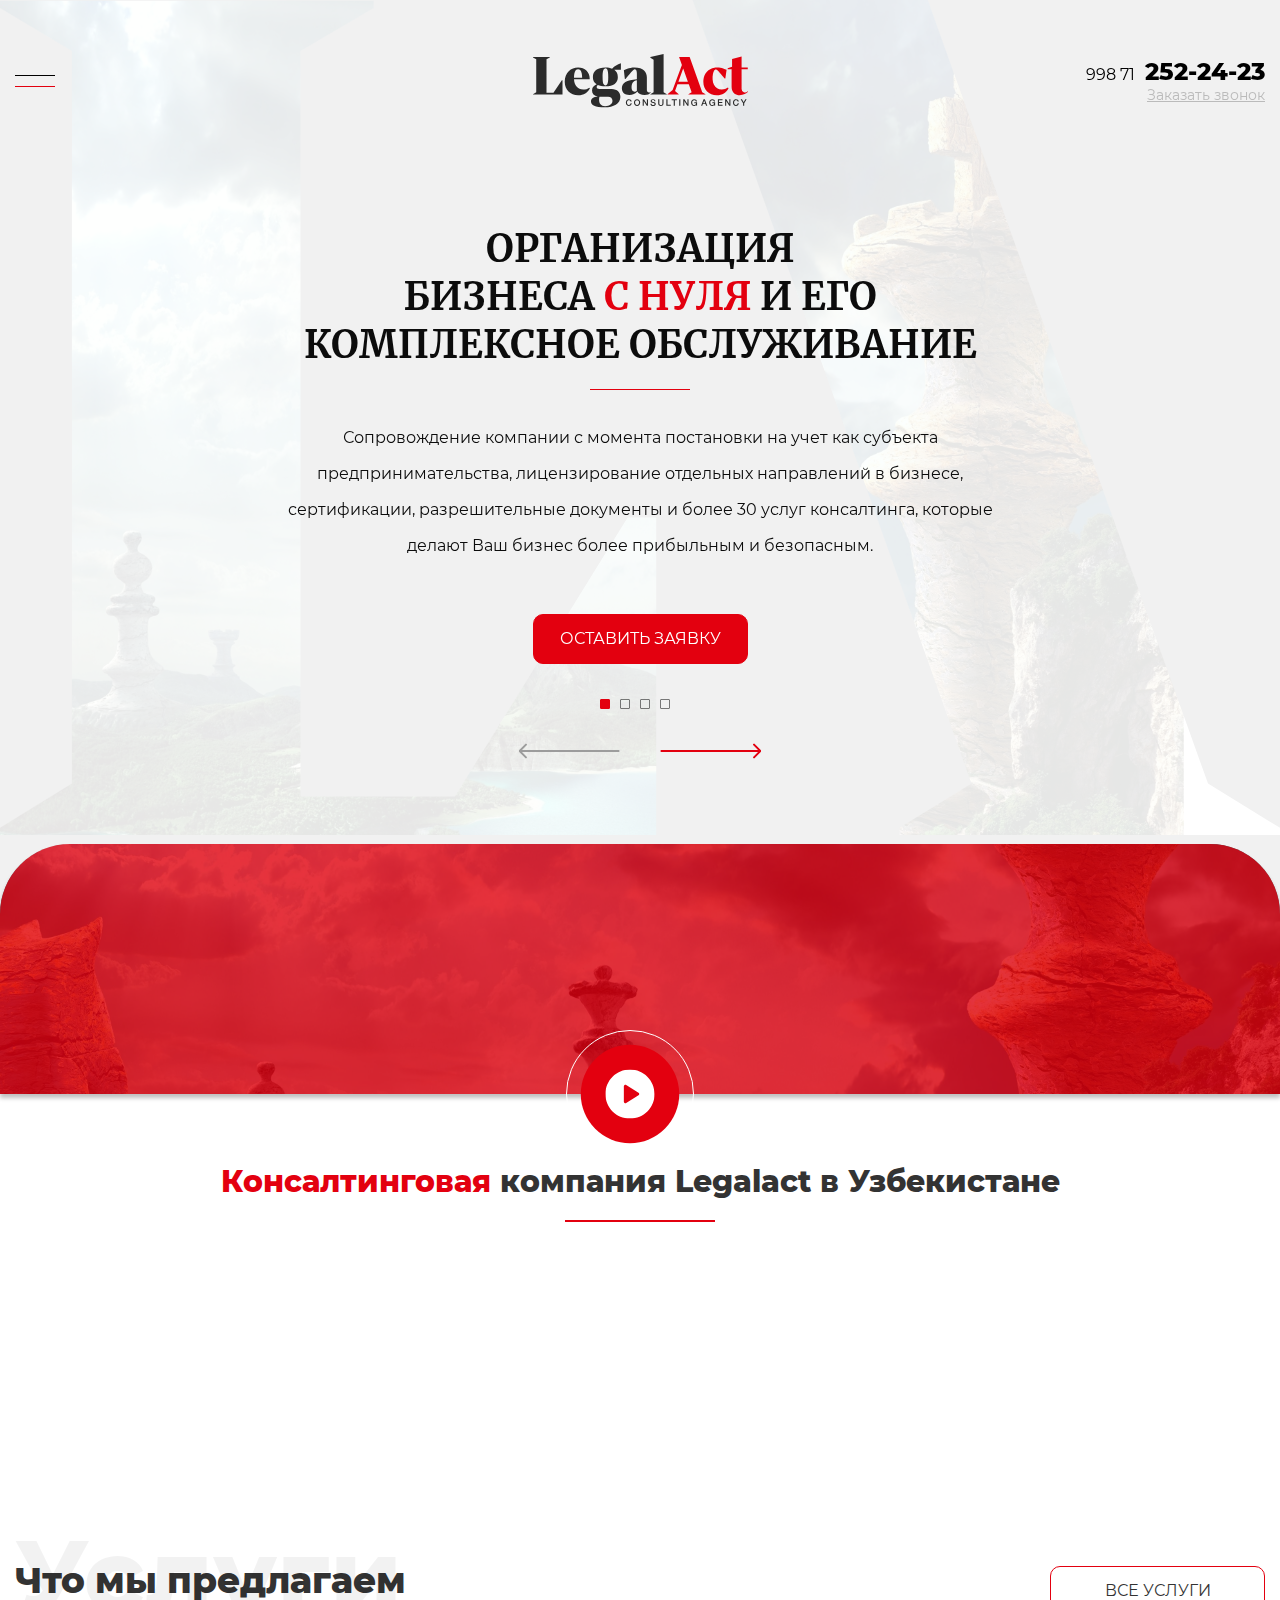
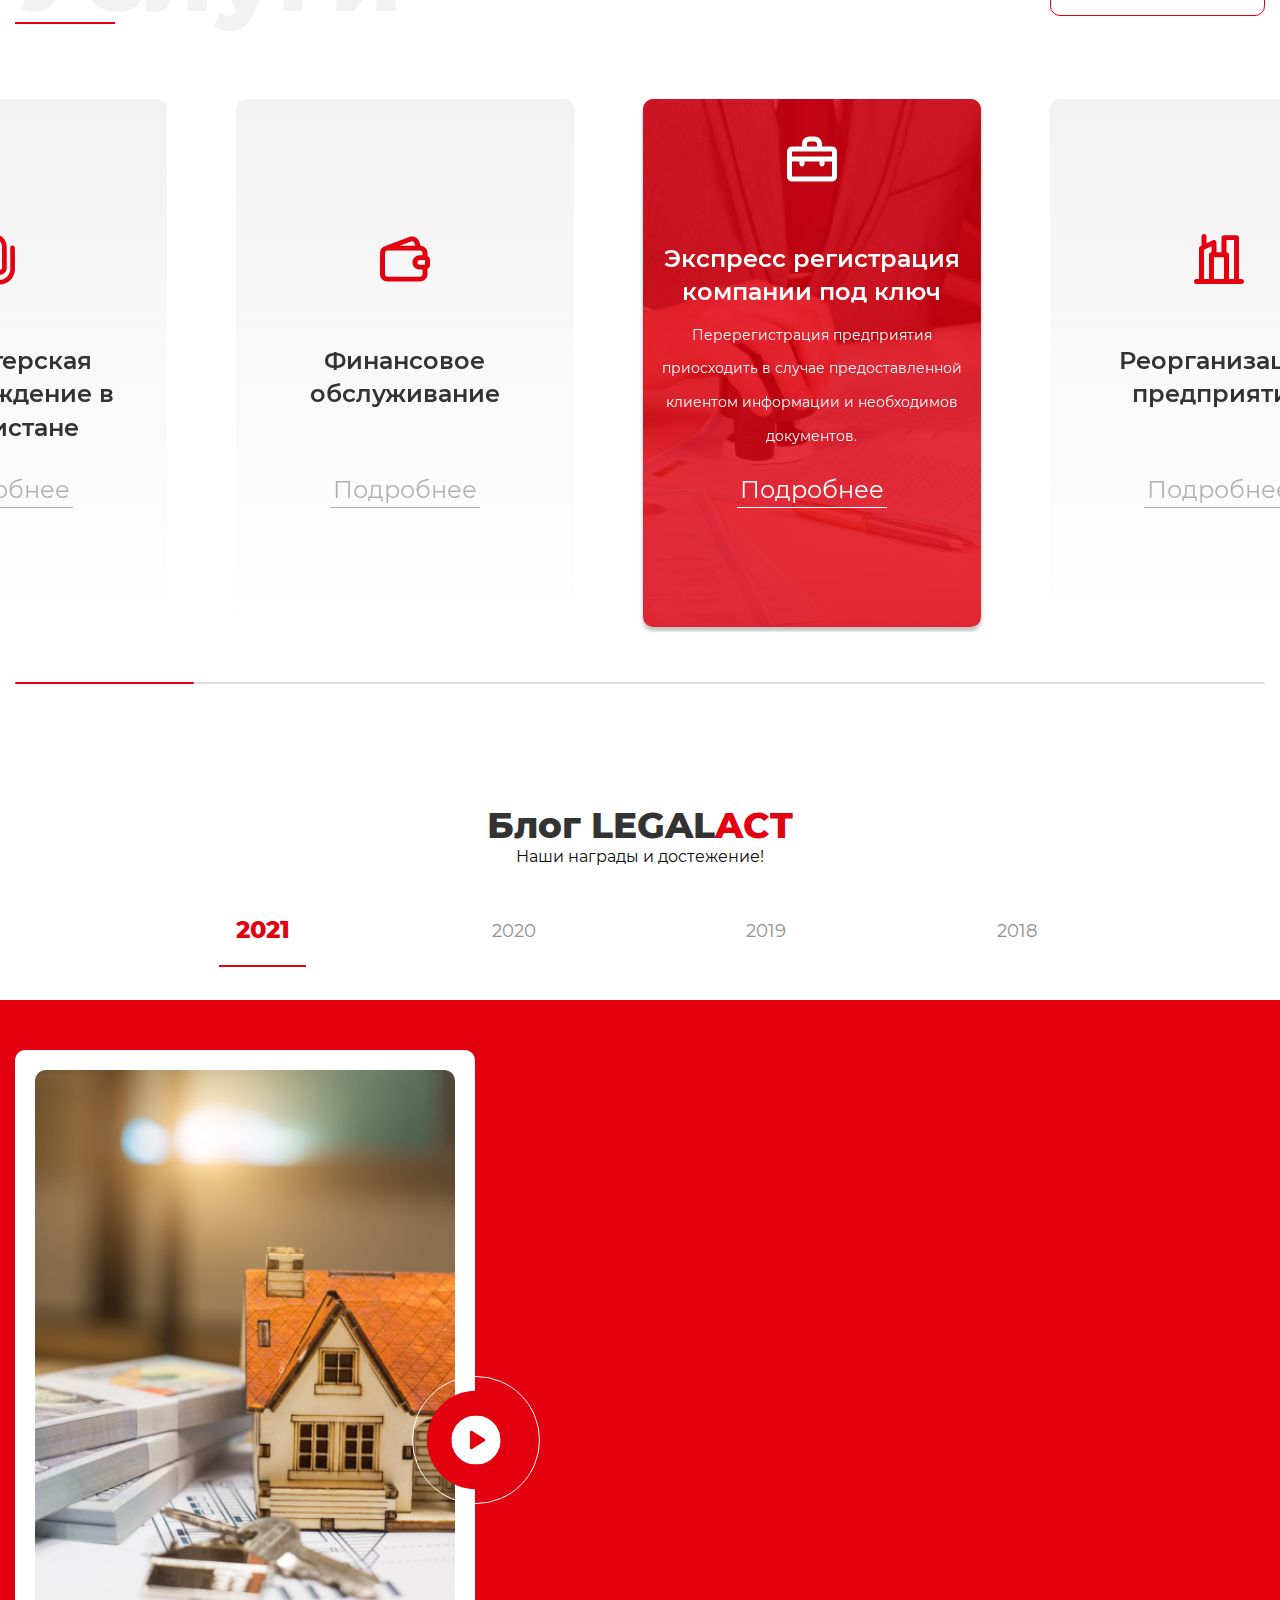
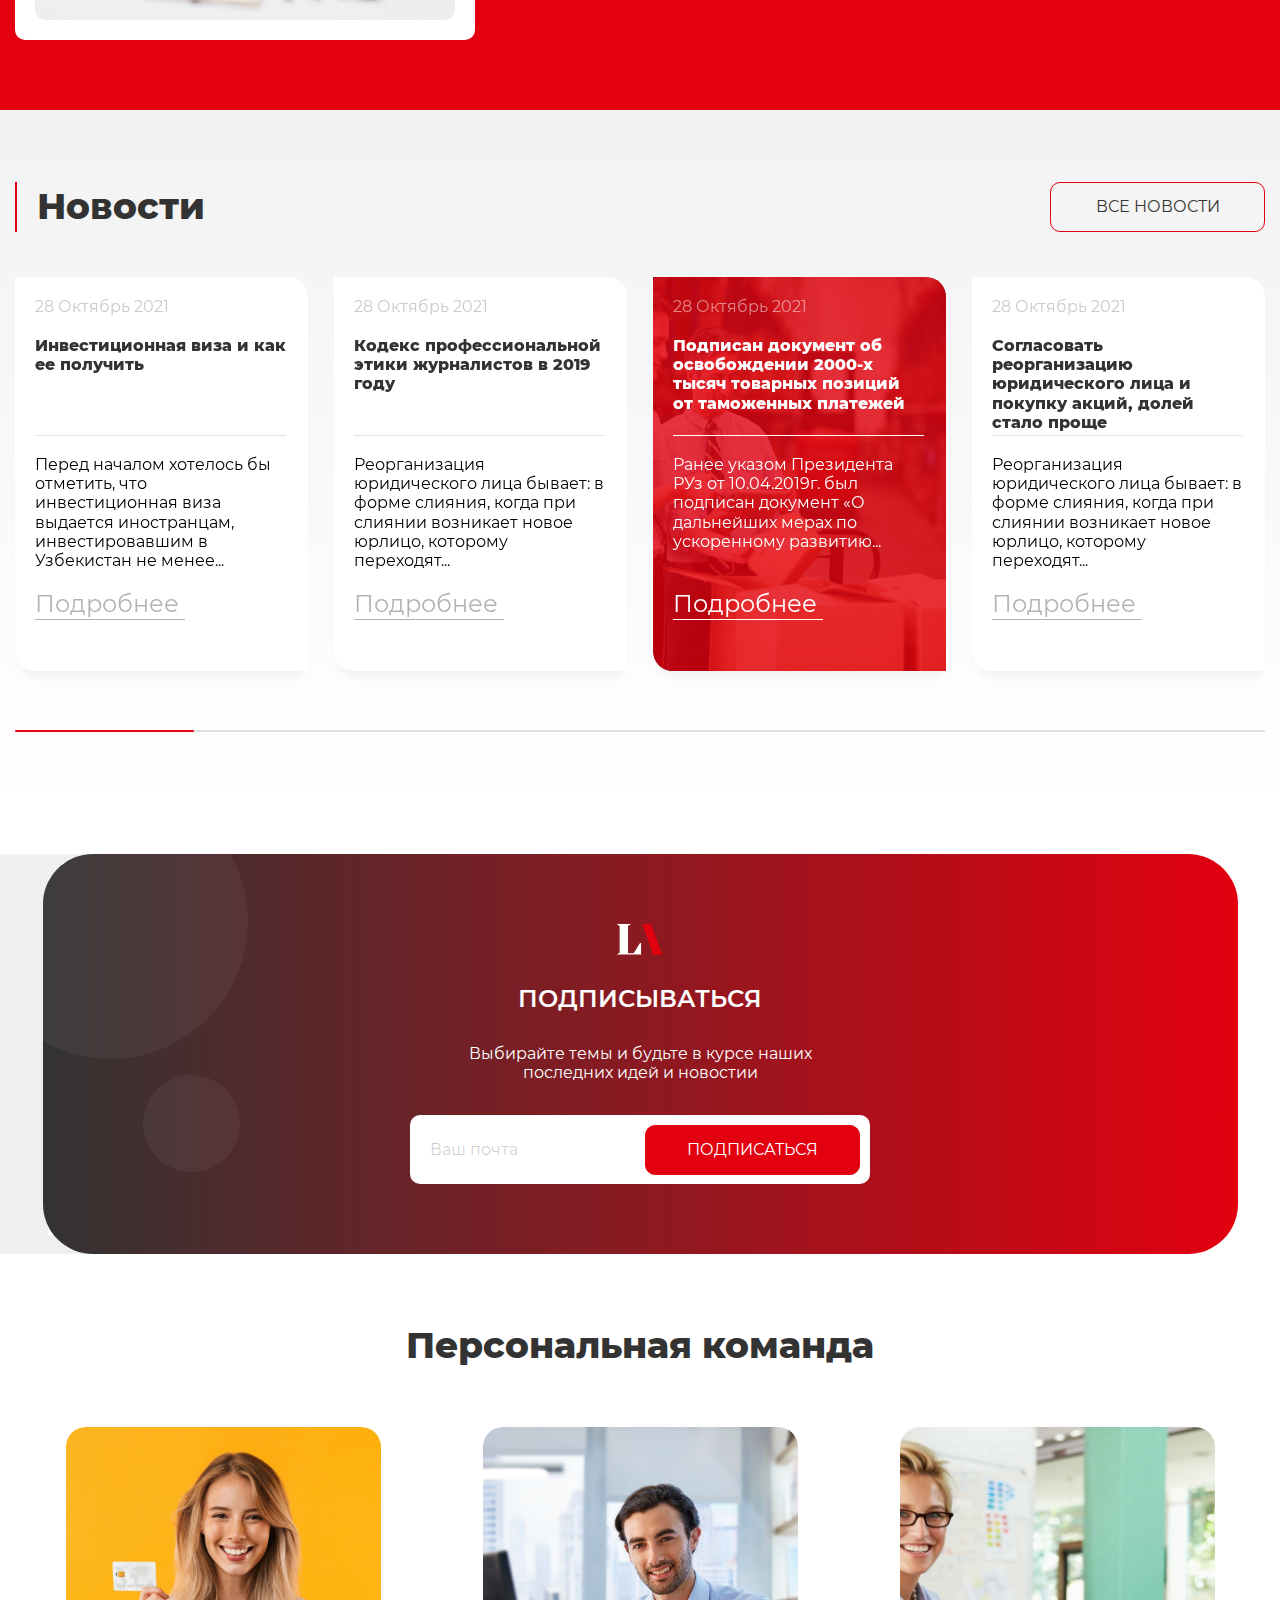
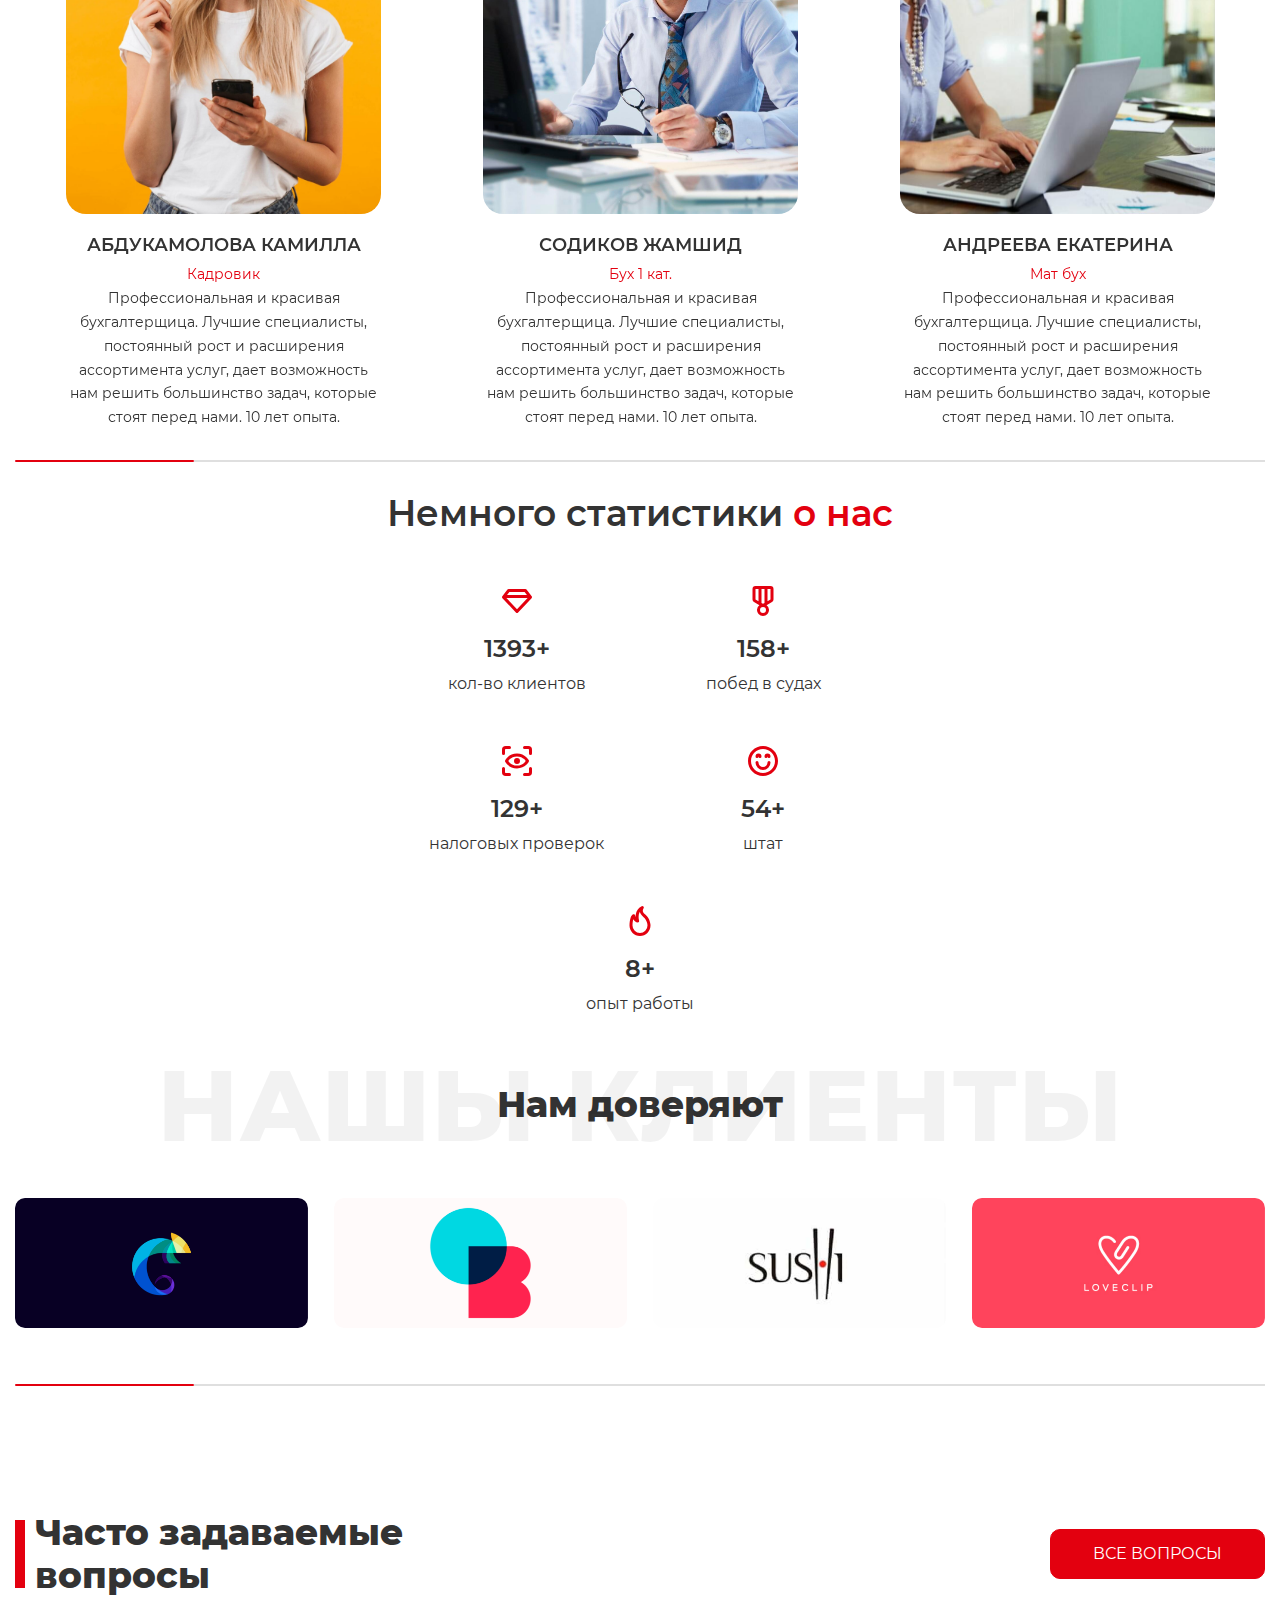
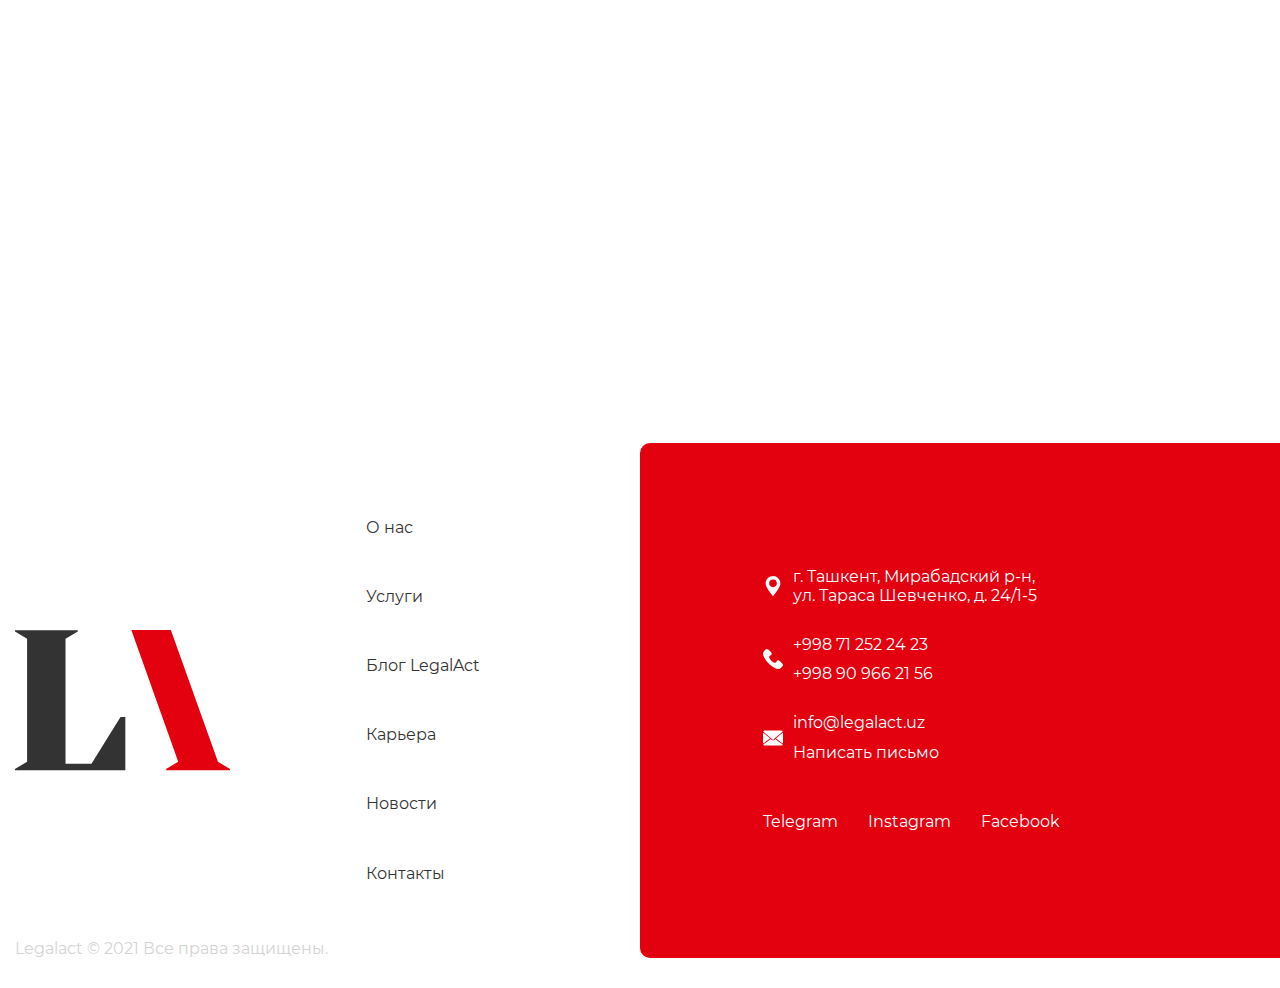
<file: index.html>
<!DOCTYPE html>
<html lang="ru">
<head>
  <meta charset="UTF-8">
  <meta http-equiv="X-UA-Compatible" content="IE=edge">
  <meta name="viewport" content="width=device-width, initial-scale=1.0">
  <!-- FAVICON -->
  <link rel="icon" href="./img/favicon.jpg">
  <!-- SLICK SLIDER CSS -->
  <link rel="stylesheet" href="./css/slick.min.css">
  <link rel="stylesheet" href="./css/slick.min.css.map">
  <!-- ANIMATE CSS -->
  <link rel="stylesheet" href="./css/animate.min.css">
  <!-- MAIN STYLES -->
  <link rel="stylesheet" href="./css/style.min.css">
  <title>LegalAct</title>
</head>
<body>
  <!-- page -->
  <div class="page main-page">
    <!-- Header -->
    <header class="main-header header">
      <div class="outer-container">
        <div class="header-la">
          <div class="header-menu-top">
  <div class="container">
    <ul class="header-menu">
      <li class="header-menu__list">
        <a href="#" class="header-menu__burger">
            <span></span>
            <span></span>
        </a>
      </li>
      <li class="header-menu__list">
        <a href="/" class="header-menu__logo"><img src="./img/logo.svg" alt="logo"></a>
      </li>
      <li class="header-menu__list">
        <div class="header-menu__phone"><span>998 71</span>252-24-23</div>
        <a class="header-menu__call" href="#">Заказать звонок</a>
      </li>
    </ul>
  </div>
</div> 
          <div class="container">
            <div class="header-content">
              <ul class="header-social">
                <li class="header-social__list">
                  <a href="#" class="header-social__links">Telegram</a>
                </li>
                <li class="header-social__list">
                  <a href="#" class="header-social__links">Instagram</a>
                </li>
                <li class="header-social__list">
                  <a href="#" class="header-social__links">Facebook</a>
                </li>
              </ul>
              <div class="header-slider">
                <div class="header-slider__item">
                  <div class="header-slider__title">
                    Организация <br>
                    бизнеса <span>с нуля</span> и его <br>
                    комплексное обслуживание
                  </div>
                  <div class="header-slider__text">
                    Сопровождение компании с момента постановки на учет как субъекта предпринимательства, лицензирование отдельных направлений в бизнесе, сертификации, разрешительные документы и более 30 услуг консалтинга, которые делают Ваш бизнес более прибыльным и безопасным.
                  </div>
                  <a href="#" class="btn">Оставить заявку</a>
                </div>
                <div class="header-slider__item">
                  <div class="header-slider__title">
                    Организация <br>
                    бизнеса <span>с нуля</span> и его <br>
                    комплексное обслуживание
                  </div>
                  <div class="header-slider__text">
                    Сопровождение компании с момента постановки на учет как субъекта предпринимательства, лицензирование отдельных направлений в бизнесе, сертификации, разрешительные документы и более 30 услуг консалтинга, которые делают Ваш бизнес более прибыльным и безопасным.
                  </div>
                  <a href="#" class="btn">Оставить заявку</a>
                </div>
                <div class="header-slider__item">
                  <div class="header-slider__title">
                    Организация <br>
                    бизнеса <span>с нуля</span> и его <br>
                    комплексное обслуживание
                  </div>
                  <div class="header-slider__text">
                    Сопровождение компании с момента постановки на учет как субъекта предпринимательства, лицензирование отдельных направлений в бизнесе, сертификации, разрешительные документы и более 30 услуг консалтинга, которые делают Ваш бизнес более прибыльным и безопасным.
                  </div>
                  <a href="#" class="btn">Оставить заявку</a>
                </div>
                <div class="header-slider__item">
                  <div class="header-slider__title">
                    Организация <br>
                    бизнеса <span>с нуля</span> и его <br>
                    комплексное обслуживание
                  </div>
                  <div class="header-slider__text">
                    Сопровождение компании с момента постановки на учет как субъекта предпринимательства, лицензирование отдельных направлений в бизнесе, сертификации, разрешительные документы и более 30 услуг консалтинга, которые делают Ваш бизнес более прибыльным и безопасным.
                  </div>
                  <a href="#" class="btn">Оставить заявку</a>
                </div>
              </div>
            </div>
          </div>
        </div>
        <div class="header-side">
          <div class="header-side__overlay"></div>
          <div class="info-about">
            <a href="#" class="info-about__link">
              <svg width="128" height="128" viewBox="0 0 128 128" fill="none" xmlns="http://www.w3.org/2000/svg">
                <circle cx="64" cy="64" r="63.5" stroke="white"/>
                <circle cx="63.9998" cy="64.0001" r="49.2308" fill="#E3000F"/>
                <g clip-path="url(#clip0_49_268)">
                <path d="M64.0002 39.3845C50.4056 39.3845 39.3848 50.4052 39.3848 63.9999C39.3848 77.5946 50.4056 88.6153 64.0002 88.6153C77.5947 88.6153 88.6155 77.5946 88.6155 63.9999C88.6155 50.4052 77.5947 39.3845 64.0002 39.3845ZM72.5078 65.3047L60.2001 72.997C59.9511 73.1525 59.6679 73.2307 59.3848 73.2307C59.1282 73.2307 58.8713 73.1668 58.6388 73.0376C58.1498 72.7664 57.8463 72.2518 57.8463 71.6922V56.3076C57.8463 55.748 58.1498 55.2334 58.6388 54.9622C59.1278 54.6895 59.7258 54.7061 60.2001 55.0028L72.5078 62.6951C72.9575 62.9768 73.2309 63.4696 73.2309 63.9999C73.2309 64.5302 72.9575 65.0231 72.5078 65.3047Z" fill="white"/>
                </g>
                <defs>
                <clipPath id="clip0_49_268">
                <rect width="49.2308" height="49.2308" fill="white" transform="translate(39.3848 39.3845)"/>
                </clipPath>
                </defs>
                </svg>
              <p>Смотреть о нас</p>
            </a>
          </div>
        </div>
      </div>
      <div class="menu">
  <div class="container">
    <div class="menu-top">
      <div class="menu-top__inner">
        <div class="menu-top__title">Меню сайта</div>
        <div class="menu-top__lang">
          <a href="#" class="lang-active">RU</a>
          <span>/</span>
          <a href="#">EN</a>
          <span>/</span>
          <a href="#">UZ</a>
        </div>
      </div>
      
      <a href="faq.html" class="btn btn-transparent menu-btn">Часто задаваемые вопросы</a>
      <a href="resume.html" class="btn initial">Форма для резюме</a>
      <div class="footer-right__social menu-top__social">
        <a href="#">Telegram</a>
        <a href="#">Instagram</a>
        <a href="#">Facebook</a>
      </div>
      <a href="#" class="menu-top__close">
        <span></span>
        <span></span>
      </a>
    </div>
    <ul class="menu-nav">
      <li class="menu-nav__list">
        <a href="about.html" class="menu-nav__link ">О нас</a>
      </li>
      <li class="menu-nav__list">
        <a href="service.html" class="menu-nav__link">Услуги</a>
        <div class="menu-nav__slider_wrapper">
          <div class="menu-nav__slider" id="menu-slider">
            <div>
              <ul class="menu-item">
                <li class="menu-item__list">
                  <a href="#" class="menu-item__link">Link 2</a>
                </li>
                <li class="menu-item__list">
                  <a href="#" class="menu-item__link">Регистрация компании в Республике Узбекистан</a>
                </li>
                <li class="menu-item__list">
                  <a href="#" class="menu-item__link">Разрешение на привлечение иностранной рабочей силы в Узбекистане</a>
                </li>
                <li class="menu-item__list">
                  <a href="#" class="menu-item__link">Изменение фирменного наименования предприятия</a>
                </li>
                <li class="menu-item__list">
                  <a href="#" class="menu-item__link">Разработка логотипа, фирменного стиля, визиток</a>
                </li>
                <li class="menu-item__list">
                  <a href="#" class="menu-item__link">Аккредитация представительств в Узбекистане</a>
                </li>
                <li class="menu-item__list">
                  <a href="#" class="menu-item__link">Реорганизация в форме преобразования</a>
                </li>
                <li class="menu-item__list">
                  <a href="#" class="menu-item__link">Реорганизация в форме слияния</a>
                </li>
                <li class="menu-item__list">
                  <a href="#" class="menu-item__link">Изменение фирменного наименования предприятия</a>
                </li>
              </ul>
            </div>
            <div>
              <ul class="menu-item">
                <li class="menu-item__list">
                  <a href="#" class="menu-item__link">Бухгалтерское сопровождение в Узбекистане</a>
                </li>
                
                <li class="menu-item__list">
                  <a href="#" class="menu-item__link">Регистрация компании в Республике Узбекистан</a>
                </li>
                <li class="menu-item__list">
                  <a href="#" class="menu-item__link">Разрешение на привлечение иностранной рабочей силы в Узбекистане</a>
                </li>
                
                <li class="menu-item__list">
                  <a href="#" class="menu-item__link">Изменения размера Уставного фонда предприятия (уменьшение/увеличение)</a>
                </li>
                
                <li class="menu-item__list">
                  <a href="#" class="menu-item__link">Разработка логотипа, фирменного стиля, визиток </a>
                </li>
                
                <li class="menu-item__list">
                  <a href="#" class="menu-item__link">Аккредитация представительств в Узбекистане</a>
                </li>
                
                <li class="menu-item__list">
                  <a href="#" class="menu-item__link">Разрешение на привлечение иностранной рабочей силы в Узбекистане</a>
                </li>
              
                <li class="menu-item__list">
                  <a href="#" class="menu-item__link">Реорганизация в форме преобразования</a>
                </li>
                
                <li class="menu-item__list">
                  <a href="#" class="menu-item__link">Реорганизация в форме слияния</a>
                </li>
              </ul>
            </div>
          </div>
        </div>
      </li>
      <li class="menu-nav__list">
        <a href="career.html" class="menu-nav__link">Карьера</a>
      </li>
      <li class="menu-nav__list">
        <a href="blog.html" class="menu-nav__link">Блог LegalAct</a>
      </li>
      <li class="menu-nav__list">
        <a href="news.html" class="menu-nav__link">Новости</a>
      </li>
      <li class="menu-nav__list">
        <a href="contact.html" class="menu-nav__link">Контакты</a>
      </li>
    </ul>
    <div class="menu-item__wrapper animate__animated menu-active__links animate__slideInUp">
      <ul class="menu-item">
        <li class="menu-item__list">
          <a href="#" class="menu-item__link">Link 2</a>
        </li>
        <li class="menu-item__list">
          <a href="#" class="menu-item__link">Регистрация компании в Республике Узбекистан</a>
        </li>
        <li class="menu-item__list">
          <a href="#" class="menu-item__link">Разрешение на привлечение иностранной рабочей силы в Узбекистане</a>
        </li>
        <li class="menu-item__list">
          <a href="#" class="menu-item__link">Изменение фирменного наименования предприятия</a>
        </li>
        <li class="menu-item__list">
          <a href="#" class="menu-item__link">Разработка логотипа, фирменного стиля, визиток</a>
        </li>
        <li class="menu-item__list">
          <a href="#" class="menu-item__link">Аккредитация представительств в Узбекистане</a>
        </li>
        <li class="menu-item__list">
          <a href="#" class="menu-item__link">Реорганизация в форме преобразования</a>
        </li>
        <li class="menu-item__list">
          <a href="#" class="menu-item__link">Реорганизация в форме слияния</a>
        </li>
        <li class="menu-item__list">
          <a href="#" class="menu-item__link">Изменение фирменного наименования предприятия</a>
        </li>
      </ul>
      <ul class="menu-item">
        <li class="menu-item__list">
          <a href="#" class="menu-item__link">Бухгалтерское сопровождение в Узбекистане</a>
        </li>
        
        <li class="menu-item__list">
          <a href="#" class="menu-item__link">Регистрация компании в Республике Узбекистан</a>
        </li>
        <li class="menu-item__list">
          <a href="#" class="menu-item__link">Разрешение на привлечение иностранной рабочей силы в Узбекистане</a>
        </li>
        
        <li class="menu-item__list">
          <a href="#" class="menu-item__link">Изменения размера Уставного фонда предприятия (уменьшение/увеличение)</a>
        </li>
        
        <li class="menu-item__list">
          <a href="#" class="menu-item__link">Разработка логотипа, фирменного стиля, визиток </a>
        </li>
        
        <li class="menu-item__list">
          <a href="#" class="menu-item__link">Аккредитация представительств в Узбекистане</a>
        </li>
        
        <li class="menu-item__list">
          <a href="#" class="menu-item__link">Разрешение на привлечение иностранной рабочей силы в Узбекистане</a>
        </li>
      
        <li class="menu-item__list">
          <a href="#" class="menu-item__link">Реорганизация в форме преобразования</a>
        </li>
        
        <li class="menu-item__list">
          <a href="#" class="menu-item__link">Реорганизация в форме слияния</a>
        </li>
      </ul>
    </div>
    <div class="footer-right__social menu-top__social_hidden">
      <a href="#">Telegram</a>
      <a href="#">Instagram</a>
      <a href="#">Facebook</a>
    </div>
  </div>
</div>
    </header>
    
    <!-- Info -->
    <section class="info">
      <div class="container">
        <div class="info-title">
          <h2><span>Консалтинговая</span> компания Legalact в Узбекистане</h2>
        </div>
          <div class="info-content">
            <div class="info-content__inner">
            <div class="info-content__arrow"></div>
            <div data-wow-delay="0.3s" class="info-content__text wow animate__animated animate__fadeInUp">
              <p>
                Консалтинговая компания LegalAct на протяжении многих лет остается экспертом и новатором в области юридического и бухгалтерского аудита, нами была проделана серьезная работа по качеству, предоставляемых услуг с целью удовлетворить потребности клиента.
              </p>
              <p>
                Лучшие специалисты, постоянный рост и расширения ассортимента услуг, дает возможность нам решить большинство задач, которые стоят перед нами. С нами вы легко сможете зарегистрировать, аккредитовать представительство, провести аудит, привлечь инвестиции, получить лицензию и многое другое.
              </p>
            </div>
          </div>
        </div>
      </div>
    </section>
    
    <!-- Service -->
    <section class="service">
      <div class="container">
        <div class="service-top">
          <div class="title-shadow">
            <h2>Что мы предлагаем <span>Услуги</span></h2>
          </div>
          <a href="#" class="btn btn-transparent">Все услуги</a>
        </div>
        <div class="service-slider">
          <div>
            <div class="service-slider__item">
              <img class="service-slider__bg" src="./img/service-slider-bg.png" alt="service-slider-bg">
              <svg width="60" height="60" viewBox="0 0 60 60" fill="none" xmlns="http://www.w3.org/2000/svg">
                <path fill-rule="evenodd" clip-rule="evenodd" d="M15 22.5H20H25L35 22.5H40L45 22.5H50V27.5L40 27.5H20H10V22.5H15ZM37.5 32.5V35C37.5 36.3807 38.6193 37.5 40 37.5C41.3807 37.5 42.5 36.3807 42.5 35V32.5L50 32.5V42.5V47.5H45L15 47.5H10L10 42.5L10 32.5L17.5 32.5V35C17.5 36.3807 18.6193 37.5 20 37.5C21.3807 37.5 22.5 36.3807 22.5 35V32.5L37.5 32.5ZM50 17.5L40 17.5V15C40 10.8579 36.6421 7.5 32.5 7.5H27.5C23.3579 7.5 20 10.8579 20 15V17.5H10C7.23857 17.5 5 19.7386 5 22.5V47.5C5 50.2614 7.23857 52.5 10 52.5L50 52.5C52.7614 52.5 55 50.2614 55 47.5V22.5C55 19.7386 52.7614 17.5 50 17.5ZM32.5 17.5H35V15C35 13.6199 33.8817 12.5009 32.5017 12.5L32.5 12.5L27.5 12.5L27.4983 12.5C26.1183 12.5009 25 13.6199 25 15V17.5H27.5L30 17.5H32.5Z"/>
              </svg>
              <div class="service-slider__inner">
                <div class="service-slider__title">
                  Экспресс регистрация
                  компании под ключ
                </div>
                <div class="service-slider__text">
                  Перерегистрация предприятия приосходить в случае предоставленной клиентом информации и необходимов документов.
                </div>
                <a href="#" class="service-slider__link">Подробнее</a>
              </div>
            </div>
          </div>
          <div>
            <div class="service-slider__item">
              <img class="service-slider__bg" src="./img/service-slider-bg.png" alt="service-slider-bg">
              <svg width="60" height="60" viewBox="0 0 60 60" fill="none" xmlns="http://www.w3.org/2000/svg">
                <path fill-rule="evenodd" clip-rule="evenodd" d="M15 5C16.3807 5 17.5 6.09199 17.5 7.43902V14.2597L23.9428 11.3264C24.7171 10.9739 25.6222 11.0316 26.3429 11.4793C27.0636 11.9271 27.5 12.703 27.5 13.5366V23.2927H32.5V8.65854C32.5 7.3115 33.6193 6.21951 35 6.21951H47.5C48.8807 6.21951 50 7.3115 50 8.65854V50.122H52.5C53.8807 50.122 55 51.2139 55 52.561C55 53.908 53.8807 55 52.5 55H7.5C6.11929 55 5 53.908 5 52.561C5 51.2139 6.11929 50.122 7.5 50.122H10V19.2276C10 18.28 10.5626 17.4182 11.4428 17.0174L12.5 16.5361V7.43902C12.5 6.09199 13.6193 5 15 5ZM45 50.122V11.0976H37.5V23.2927C38.8807 23.2927 40 24.3847 40 25.7317V50.122H45ZM35 28.1707H25V50.122H35V28.1707ZM20 50.122V25.7317C20 24.3847 21.1193 23.2927 22.5 23.2927V17.3663L15 20.781V50.122H20Z"/>
              </svg>
              <div class="service-slider__inner">
                <div class="service-slider__title">
                  Реорганизация
                  предприятия
                </div>
                <div class="service-slider__text">
                  Перерегистрация предприятия приосходить в случае предоставленной клиентом информации и необходимов документов.
                </div>
                <a href="#" class="service-slider__link">Подробнее</a>
              </div>              
            </div>
          </div>
          <div>
            <div class="service-slider__item">
              <img class="service-slider__bg" src="./img/service-slider-bg.png" alt="service-slider-bg">
              <svg width="60" height="60" viewBox="0 0 60 60" fill="none" xmlns="http://www.w3.org/2000/svg">
                <path fill-rule="evenodd" clip-rule="evenodd" d="M10 11.2489C10 10.5595 10.5587 10 11.25 10H35C36.3807 10 37.5 11.1193 37.5 12.5V37.5H28.4933C27.0443 37.5 25.8696 38.6747 25.8696 40.1238V41.6304C25.8696 46.2528 22.1224 50 17.5 50C13.3579 50 10 46.6421 10 42.5V40V35V30.5714V11.2489ZM5 35V30.5714V11.2489C5 7.79624 7.79914 5 11.25 5H35C39.1421 5 42.5 8.35786 42.5 12.5V37.5H52.3762C53.8253 37.5 55 38.6747 55 40.1238C55 48.3719 48.1835 55 40 55H17.5C10.6919 55 5.15507 49.5573 5.0032 42.7857H5V42.5V40V35ZM40 50H27.9263C29.5979 47.9203 30.6601 45.33 30.8417 42.5H41.25H42.5H49.7039C48.616 46.7887 44.6591 50 40 50ZM17.5 27.5C16.1193 27.5 15 28.6193 15 30C15 31.3807 16.1193 32.5 17.5 32.5H30C31.3807 32.5 32.5 31.3807 32.5 30C32.5 28.6193 31.3807 27.5 30 27.5H17.5ZM15 20C15 18.6193 16.1193 17.5 17.5 17.5H30C31.3807 17.5 32.5 18.6193 32.5 20C32.5 21.3807 31.3807 22.5 30 22.5H17.5C16.1193 22.5 15 21.3807 15 20Z"/>
              </svg>
              <div class="service-slider__inner">
                <div class="service-slider__title">
                  Перерегистрация
                  документов
                </div>
                <div class="service-slider__text">
                  Перерегистрация предприятия приосходить в случае предоставленной клиентом информации и необходимов документов.
                </div>
                <a href="#" class="service-slider__link">Подробнее</a>
              </div>
            </div>
          </div>
          <div>
            <div class="service-slider__item">
              <img class="service-slider__bg" src="./img/service-slider-bg.png" alt="service-slider-bg">
              <svg width="60" height="60" viewBox="0 0 60 60" fill="none" xmlns="http://www.w3.org/2000/svg">
                <g clip-path="url(#clip0_48_81)">
                <path fill-rule="evenodd" clip-rule="evenodd" d="M26.3122 9.73323C22.2463 9.71349 19.0136 12.9462 19.0333 17.0121L19.1402 39.0257C19.1717 45.5192 24.5404 50.8879 31.0339 50.9194C37.3243 50.9499 42.3255 45.9487 42.295 39.6583L42.1941 18.8775C42.1878 17.5842 43.2315 16.5645 44.5252 16.5999C45.8188 16.6352 46.8727 17.7122 46.879 19.0055L46.9798 39.7863C47.0227 48.6221 39.9977 55.6471 31.1619 55.6042C22.0407 55.56 14.4996 48.0188 14.4553 38.8977L14.3485 16.8841C14.3164 10.2727 19.5728 5.0163 26.1842 5.04839C33.0091 5.08152 38.6517 10.7241 38.6848 17.549L38.7876 38.7255C38.8068 42.6675 35.6726 45.8017 31.7306 45.7825C27.6612 45.7628 24.2968 42.3984 24.277 38.329L24.1901 20.4275C24.1839 19.1343 25.2275 18.1145 26.5212 18.1499C27.8149 18.1852 28.8687 19.2622 28.875 20.5555L28.9619 38.457C28.9689 39.8987 30.1608 41.0907 31.6026 41.0977C32.9992 41.1045 34.1096 39.9941 34.1028 38.5975L34 17.421C33.9796 13.2238 30.5095 9.7536 26.3122 9.73323Z"/>
                </g>
                <defs>
                <clipPath id="clip0_48_81">
                <rect width="60" height="60" fill="white"/>
                </clipPath>
                </defs>
              </svg>
              <div class="service-slider__inner">
                <div class="service-slider__title">
                  Бухгалтерская
                  сопровождение в
                  Узбекистане
                </div>
                <div class="service-slider__text">
                  Перерегистрация предприятия приосходить в случае предоставленной клиентом информации и необходимов документов.
                </div>
                <a href="#" class="service-slider__link">Подробнее</a>
              </div>
            </div>
          </div>
          <div>
            <div class="service-slider__item">
              <img class="service-slider__bg" src="./img/service-slider-bg.png" alt="service-slider-bg">
              <svg width="60" height="60" viewBox="0 0 60 60" fill="none" xmlns="http://www.w3.org/2000/svg">
                <path fill-rule="evenodd" clip-rule="evenodd" d="M52.5 23.8943C52.5 20.1522 49.4857 17.0815 45.6461 16.7691L44.056 12.3383C42.6737 8.48657 38.2029 6.51052 34.227 7.99397L10.3392 16.9067C10.1006 16.9957 9.88446 17.1159 9.69382 17.2603C6.94188 18.3197 5 20.8908 5 23.8943V45.3486C5 49.2982 8.35787 52.5 12.5 52.5L45 52.5C49.1421 52.5 52.5 49.2982 52.5 45.3486V39.9431C53.9945 39.1188 55 37.578 55 35.8134V31.0457C55 29.2811 53.9945 27.7403 52.5 26.916V23.8943ZM47.5 26.2781V23.8943C47.5 22.5778 46.3807 21.5105 45 21.5105L12.5 21.5105C11.1193 21.5105 10 22.5778 10 23.8943L10 45.3486C10 46.6651 11.1193 47.7324 12.5 47.7324L45 47.7324C46.3807 47.7324 47.5 46.6651 47.5 45.3486V40.581H45C40.8579 40.581 37.5 37.3792 37.5 33.4296C37.5 29.4799 40.8579 26.2781 45 26.2781H47.5ZM39.3253 13.8819L40.3521 16.7429L24.4997 16.7429L36.049 12.4338C37.3743 11.9393 38.8645 12.598 39.3253 13.8819ZM42.5 33.4296C42.5 32.113 43.6193 31.0457 45 31.0457H50V35.8134H45C43.6193 35.8134 42.5 34.7461 42.5 33.4296Z"/>
              </svg>
              <div class="service-slider__inner">
                <div class="service-slider__title">
                  Финансовое
                  обслуживание    
                </div>
                <div class="service-slider__text">
                  Перерегистрация предприятия приосходить в случае предоставленной клиентом информации и необходимов документов.
                </div>
                <a href="#" class="service-slider__link">Подробнее</a>
              </div>
            </div>
          </div>
          <div>
            <div class="service-slider__item">
              <img class="service-slider__bg" src="./img/service-slider-bg.png" alt="service-slider-bg">
              <svg width="60" height="60" viewBox="0 0 60 60" fill="none" xmlns="http://www.w3.org/2000/svg">
                <g clip-path="url(#clip0_48_81)">
                <path fill-rule="evenodd" clip-rule="evenodd" d="M26.3122 9.73323C22.2463 9.71349 19.0136 12.9462 19.0333 17.0121L19.1402 39.0257C19.1717 45.5192 24.5404 50.8879 31.0339 50.9194C37.3243 50.9499 42.3255 45.9487 42.295 39.6583L42.1941 18.8775C42.1878 17.5842 43.2315 16.5645 44.5252 16.5999C45.8188 16.6352 46.8727 17.7122 46.879 19.0055L46.9798 39.7863C47.0227 48.6221 39.9977 55.6471 31.1619 55.6042C22.0407 55.56 14.4996 48.0188 14.4553 38.8977L14.3485 16.8841C14.3164 10.2727 19.5728 5.0163 26.1842 5.04839C33.0091 5.08152 38.6517 10.7241 38.6848 17.549L38.7876 38.7255C38.8068 42.6675 35.6726 45.8017 31.7306 45.7825C27.6612 45.7628 24.2968 42.3984 24.277 38.329L24.1901 20.4275C24.1839 19.1343 25.2275 18.1145 26.5212 18.1499C27.8149 18.1852 28.8687 19.2622 28.875 20.5555L28.9619 38.457C28.9689 39.8987 30.1608 41.0907 31.6026 41.0977C32.9992 41.1045 34.1096 39.9941 34.1028 38.5975L34 17.421C33.9796 13.2238 30.5095 9.7536 26.3122 9.73323Z"/>
                </g>
                <defs>
                <clipPath id="clip0_48_81">
                <rect width="60" height="60" fill="white"/>
                </clipPath>
                </defs>
              </svg>
              <div class="service-slider__inner">
                <div class="service-slider__title">
                  Бухгалтерская
                  сопровождение в
                  Узбекистане
                </div>
                <div class="service-slider__text">
                  Перерегистрация предприятия приосходить в случае предоставленной клиентом информации и необходимов документов.
                </div>
                <a href="#" class="service-slider__link">Подробнее</a>
              </div>
            </div>
          </div>
          <div>
            <div class="service-slider__item">
              <img class="service-slider__bg" src="./img/service-slider-bg.png" alt="service-slider-bg">
              <svg width="60" height="60" viewBox="0 0 60 60" fill="none" xmlns="http://www.w3.org/2000/svg">
                <path fill-rule="evenodd" clip-rule="evenodd" d="M52.5 23.8943C52.5 20.1522 49.4857 17.0815 45.6461 16.7691L44.056 12.3383C42.6737 8.48657 38.2029 6.51052 34.227 7.99397L10.3392 16.9067C10.1006 16.9957 9.88446 17.1159 9.69382 17.2603C6.94188 18.3197 5 20.8908 5 23.8943V45.3486C5 49.2982 8.35787 52.5 12.5 52.5L45 52.5C49.1421 52.5 52.5 49.2982 52.5 45.3486V39.9431C53.9945 39.1188 55 37.578 55 35.8134V31.0457C55 29.2811 53.9945 27.7403 52.5 26.916V23.8943ZM47.5 26.2781V23.8943C47.5 22.5778 46.3807 21.5105 45 21.5105L12.5 21.5105C11.1193 21.5105 10 22.5778 10 23.8943L10 45.3486C10 46.6651 11.1193 47.7324 12.5 47.7324L45 47.7324C46.3807 47.7324 47.5 46.6651 47.5 45.3486V40.581H45C40.8579 40.581 37.5 37.3792 37.5 33.4296C37.5 29.4799 40.8579 26.2781 45 26.2781H47.5ZM39.3253 13.8819L40.3521 16.7429L24.4997 16.7429L36.049 12.4338C37.3743 11.9393 38.8645 12.598 39.3253 13.8819ZM42.5 33.4296C42.5 32.113 43.6193 31.0457 45 31.0457H50V35.8134H45C43.6193 35.8134 42.5 34.7461 42.5 33.4296Z"/>
              </svg>
              <div class="service-slider__inner">
                <div class="service-slider__title">
                  Финансовое
                  обслуживание    
                </div>
                <div class="service-slider__text">
                  Перерегистрация предприятия приосходить в случае предоставленной клиентом информации и необходимов документов.
                </div>
                <a href="#" class="service-slider__link">Подробнее</a>
              </div>
            </div>
          </div>
        </div>
        <div class="service-hidden">
          <a href="#" class="btn btn-transparent">Все услуги</a>
          <a href="#" class="btn">Оставить заявку</a>
        </div>
      </div>
    </section>
    
    <!-- Blog -->
    <section class="blog">
      <img src="./img/blog-circle.svg" alt="blog-circle" class="blog-circle">
      <div class="container">
        <div class="blog-top">
          <div class="blog-top__title">
            <h2>Блог LEGAL<span>ACT</span></h2>
          </div>
          <div class="blog-top__text">Наши награды и достежение!</div>
          <ul class="blog-top__menu">
            <li class="blog-top__list">
              <a href="#one" class="blog-top__link blog-active one">2021</a>
            </li>
            <li class="blog-top__list">
              <a href="#two" class="blog-top__link">2020</a>
            </li>
            <li class="blog-top__list">
              <a href="#three" class="blog-top__link">2019</a>
            </li>
            <li class="blog-top__list">
              <a href="#four" class="blog-top__link">2018</a>
            </li>
          </ul>
        </div>
      </div>
      <div class="blog-content">
        <div class="container">
          <div class="blog-content__wrapper blog-content-active" id="one">
            <div class="blog-content__media">
              <img src="./img/blog-img.png" alt="blog-img" class="blog-content__img">
              <a href="#" class="blog-content__play">
                <svg width="128" height="128" viewBox="0 0 128 128" fill="none" xmlns="http://www.w3.org/2000/svg">
                  <circle cx="64" cy="64" r="63.5" stroke="white"/>
                  <circle cx="63.9998" cy="64.0001" r="49.2308" fill="#E3000F"/>
                  <g clip-path="url(#clip0_49_268)">
                  <path d="M64.0002 39.3845C50.4056 39.3845 39.3848 50.4052 39.3848 63.9999C39.3848 77.5946 50.4056 88.6153 64.0002 88.6153C77.5947 88.6153 88.6155 77.5946 88.6155 63.9999C88.6155 50.4052 77.5947 39.3845 64.0002 39.3845ZM72.5078 65.3047L60.2001 72.997C59.9511 73.1525 59.6679 73.2307 59.3848 73.2307C59.1282 73.2307 58.8713 73.1668 58.6388 73.0376C58.1498 72.7664 57.8463 72.2518 57.8463 71.6922V56.3076C57.8463 55.748 58.1498 55.2334 58.6388 54.9622C59.1278 54.6895 59.7258 54.7061 60.2001 55.0028L72.5078 62.6951C72.9575 62.9768 73.2309 63.4696 73.2309 63.9999C73.2309 64.5302 72.9575 65.0231 72.5078 65.3047Z" fill="white"/>
                  </g>
                  <defs>
                  <clipPath id="clip0_49_268">
                  <rect width="49.2308" height="49.2308" fill="white" transform="translate(39.3848 39.3845)"/>
                  </clipPath>
                  </defs>
                  </svg>
              </a>
            </div>
            <div class="overflow-hidden">
              <div class="blog-content__info wow animate__animated animate__fadeInUp">
                <div class="blog-content__date">19 октябрь 2021 г.</div>
                <div class="blog-content__title">Часть расходов экспортеров за рубежом будет компенсироваться</div>
                <div class="blog-content__text">В рамках государственной программы по реализации стратегии действий в приоритетных направлениях развития Республики Узбекистан, утвержденной...</div>
                <div class="blog-content__btns">
                  <a href="#" class="btn btn-white-border">читать дальше</a>
                  <a href="#" class="btn btn-white">Посмотреть все</a>
                </div>
              </div>
            </div>           
          </div>
          <div class="blog-content__wrapper" id="two">
            <div class="blog-content__media">
              <img src="./img/blog-img2.png" alt="blog-img2" class="blog-content__img">
              <a href="#" class="blog-content__play">
                <svg width="128" height="128" viewBox="0 0 128 128" fill="none" xmlns="http://www.w3.org/2000/svg">
                  <circle cx="64" cy="64" r="63.5" stroke="white"/>
                  <circle cx="63.9998" cy="64.0001" r="49.2308" fill="#E3000F"/>
                  <g clip-path="url(#clip0_49_268)">
                  <path d="M64.0002 39.3845C50.4056 39.3845 39.3848 50.4052 39.3848 63.9999C39.3848 77.5946 50.4056 88.6153 64.0002 88.6153C77.5947 88.6153 88.6155 77.5946 88.6155 63.9999C88.6155 50.4052 77.5947 39.3845 64.0002 39.3845ZM72.5078 65.3047L60.2001 72.997C59.9511 73.1525 59.6679 73.2307 59.3848 73.2307C59.1282 73.2307 58.8713 73.1668 58.6388 73.0376C58.1498 72.7664 57.8463 72.2518 57.8463 71.6922V56.3076C57.8463 55.748 58.1498 55.2334 58.6388 54.9622C59.1278 54.6895 59.7258 54.7061 60.2001 55.0028L72.5078 62.6951C72.9575 62.9768 73.2309 63.4696 73.2309 63.9999C73.2309 64.5302 72.9575 65.0231 72.5078 65.3047Z" fill="white"/>
                  </g>
                  <defs>
                  <clipPath id="clip0_49_268">
                  <rect width="49.2308" height="49.2308" fill="white" transform="translate(39.3848 39.3845)"/>
                  </clipPath>
                  </defs>
                  </svg>
              </a>
            </div>
            <div class="overflow-hidden">
              <div class="blog-content__info animate__animated">
                <div class="blog-content__date">19 октябрь 2020 г.</div>
                <div class="blog-content__title">Часть расходов экспортеров за рубежом будет компенсироваться</div>
                <div class="blog-content__text">В рамках государственной программы по реализации стратегии действий в приоритетных направлениях развития Республики Узбекистан, утвержденной...</div>
                <div class="blog-content__btns">
                  <a href="#" class="btn btn-white-border">читать дальше</a>
                  <a href="#" class="btn btn-white">Посмотреть все</a>
                </div>
              </div>        
            </div>   
          </div>
          <div class="blog-content__wrapper" id="three">
            <div class="blog-content__media">
              <img src="./img/blog-img3.png" alt="blog-img3" class="blog-content__img">
              <a href="#" class="blog-content__play">
                <svg width="128" height="128" viewBox="0 0 128 128" fill="none" xmlns="http://www.w3.org/2000/svg">
                  <circle cx="64" cy="64" r="63.5" stroke="white"/>
                  <circle cx="63.9998" cy="64.0001" r="49.2308" fill="#E3000F"/>
                  <g clip-path="url(#clip0_49_268)">
                  <path d="M64.0002 39.3845C50.4056 39.3845 39.3848 50.4052 39.3848 63.9999C39.3848 77.5946 50.4056 88.6153 64.0002 88.6153C77.5947 88.6153 88.6155 77.5946 88.6155 63.9999C88.6155 50.4052 77.5947 39.3845 64.0002 39.3845ZM72.5078 65.3047L60.2001 72.997C59.9511 73.1525 59.6679 73.2307 59.3848 73.2307C59.1282 73.2307 58.8713 73.1668 58.6388 73.0376C58.1498 72.7664 57.8463 72.2518 57.8463 71.6922V56.3076C57.8463 55.748 58.1498 55.2334 58.6388 54.9622C59.1278 54.6895 59.7258 54.7061 60.2001 55.0028L72.5078 62.6951C72.9575 62.9768 73.2309 63.4696 73.2309 63.9999C73.2309 64.5302 72.9575 65.0231 72.5078 65.3047Z" fill="white"/>
                  </g>
                  <defs>
                  <clipPath id="clip0_49_268">
                  <rect width="49.2308" height="49.2308" fill="white" transform="translate(39.3848 39.3845)"/>
                  </clipPath>
                  </defs>
                  </svg>
              </a>
            </div>
            <div class="overflow-hidden">
              <div class="blog-content__info animate__animated">
                <div class="blog-content__date">19 октябрь 2019 г.</div>
                <div class="blog-content__title">Часть расходов экспортеров за рубежом будет компенсироваться</div>
                <div class="blog-content__text">В рамках государственной программы по реализации стратегии действий в приоритетных направлениях развития Республики Узбекистан, утвержденной...</div>
                <div class="blog-content__btns">
                  <a href="#" class="btn btn-white-border">читать дальше</a>
                  <a href="#" class="btn btn-white">Посмотреть все</a>
                </div>
              </div>  
            </div>         
          </div>
          <div class="blog-content__wrapper" id="four">
            <div class="blog-content__media">
              <img src="./img/blog-img4.png" alt="blog-img4" class="blog-content__img">
              <a href="#" class="blog-content__play">
                <svg width="128" height="128" viewBox="0 0 128 128" fill="none" xmlns="http://www.w3.org/2000/svg">
                  <circle cx="64" cy="64" r="63.5" stroke="white"/>
                  <circle cx="63.9998" cy="64.0001" r="49.2308" fill="#E3000F"/>
                  <g clip-path="url(#clip0_49_268)">
                  <path d="M64.0002 39.3845C50.4056 39.3845 39.3848 50.4052 39.3848 63.9999C39.3848 77.5946 50.4056 88.6153 64.0002 88.6153C77.5947 88.6153 88.6155 77.5946 88.6155 63.9999C88.6155 50.4052 77.5947 39.3845 64.0002 39.3845ZM72.5078 65.3047L60.2001 72.997C59.9511 73.1525 59.6679 73.2307 59.3848 73.2307C59.1282 73.2307 58.8713 73.1668 58.6388 73.0376C58.1498 72.7664 57.8463 72.2518 57.8463 71.6922V56.3076C57.8463 55.748 58.1498 55.2334 58.6388 54.9622C59.1278 54.6895 59.7258 54.7061 60.2001 55.0028L72.5078 62.6951C72.9575 62.9768 73.2309 63.4696 73.2309 63.9999C73.2309 64.5302 72.9575 65.0231 72.5078 65.3047Z" fill="white"/>
                  </g>
                  <defs>
                  <clipPath id="clip0_49_268">
                  <rect width="49.2308" height="49.2308" fill="white" transform="translate(39.3848 39.3845)"/>
                  </clipPath>
                  </defs>
                  </svg>
              </a>
            </div>
            <div class="overflow-hidden">
              <div class="blog-content__info animate__animated">
                <div class="blog-content__date">19 октябрь 2018 г.</div>
                <div class="blog-content__title">Часть расходов экспортеров за рубежом будет компенсироваться</div>
                <div class="blog-content__text">В рамках государственной программы по реализации стратегии действий в приоритетных направлениях развития Республики Узбекистан, утвержденной...</div>
                <div class="blog-content__btns">
                  <a href="#" class="btn btn-white-border">читать дальше</a>
                  <a href="#" class="btn btn-white">Посмотреть все</a>
                </div>
              </div>       
            </div>    
          </div>
        </div>
      </div>
    </section>
    
        <!-- News -->
    <section class="news">
      <div class="container">
        <div class="title-shadow news-hidden">
          <h2>Новости <span>Новости</span></h2>
        </div>
        <div class="news-top">
          <div class="news-top__title">
            <span></span>
            <h2>Новости</h2>
          </div>
          <a href="#" class="btn btn-transparent">Все новости</a>
        </div>
        <div class="news-slider">
          <div>
            <div class="news-slider__item">
              <img class="news-slider__bg" src="./img/news-slider-img.png" alt="news-slider-img">
              <div class="news-slider__date">28 Октябрь 2021</div>
              <div class="news-slider__top">
                <div class="news-slider__title">
                  Подписан документ об освобождении 2000-х тысяч товарных позиций от таможенных платежей
                </div>
                <div class="news-slider__border"></div>
              </div>
              <div class="news-slider__bottom">
                <div class="news-slider__text">
                  Ранее указом Президента РУз от 10.04.2019г. был подписан документ «О дальнейших мерах по ускоренному развитию...
                </div>
                <a href="#" class="news-slider__link">Подробнее</a>
              </div>
            </div>
          </div>
          <div>
            <div class="news-slider__item">
              <img class="news-slider__bg" src="./img/news-slider-img.png" alt="news-slider-img">
              <div class="news-slider__date">28 Октябрь 2021</div>
              <div class="news-slider__top">
                <div class="news-slider__title">
                  Согласовать реорганизацию юридического лица и покупку акций, долей стало проще
                </div>
                <div class="news-slider__border"></div>
              </div>
              
              <div class="news-slider__bottom">
                <div class="news-slider__text">
                  Реорганизация юридического лица бывает: в форме слияния, когда при слиянии возникает новое юрлицо, которому переходят...
                </div>
                <a href="#" class="news-slider__link">Подробнее</a>
              </div>
            </div>
          </div>
          <div>
            <div class="news-slider__item">
              <img class="news-slider__bg" src="./img/news-slider-img.png" alt="news-slider-img">
              <div class="news-slider__date">28 Октябрь 2021</div>
              <div class="news-slider__top">
                <div class="news-slider__title">
                  Инвестиционная виза и как ее получить
                </div>
                <div class="news-slider__border"></div>
              </div>
              
              <div class="news-slider__bottom">
                <div class="news-slider__text">
                  Перед началом хотелось бы отметить, что инвестиционная виза выдается иностранцам, инвестировавшим в Узбекистан не менее...
                </div>
                <a href="#" class="news-slider__link">Подробнее</a>
              </div>
            </div>
          </div>
          <div>
            <div class="news-slider__item">
              <img class="news-slider__bg" src="./img/news-slider-img.png" alt="news-slider-img">
              <div class="news-slider__date">28 Октябрь 2021</div>
              <div class="news-slider__top">
                <div class="news-slider__title">
                  Кодекс профессиональной этики журналистов в 2019 году
                </div>
                <div class="news-slider__border"></div>
              </div>
              
              <div class="news-slider__bottom">
                <div class="news-slider__text">
                  Реорганизация юридического лица бывает: в форме слияния, когда при слиянии возникает новое юрлицо, которому переходят...
                </div>
                <a href="#" class="news-slider__link">Подробнее</a>
              </div>
            </div>
          </div>
          <div>
            <div class="news-slider__item">
              <img class="news-slider__bg" src="./img/news-slider-img.png" alt="news-slider-img">
              <div class="news-slider__date">28 Октябрь 2021</div>
              <div class="news-slider__top">
                <div class="news-slider__title">
                  Согласовать реорганизацию юридического лица и покупку акций, долей стало проще
                </div>
                <div class="news-slider__border"></div>
              </div>
              
              <div class="news-slider__bottom">
                <div class="news-slider__text">
                  Реорганизация юридического лица бывает: в форме слияния, когда при слиянии возникает новое юрлицо, которому переходят...
                </div>
                <a href="#" class="news-slider__link">Подробнее</a>
              </div>
            </div>
          </div>
          <div>
            <div class="news-slider__item">
              <img class="news-slider__bg" src="./img/news-slider-img.png" alt="news-slider-img">
              <div class="news-slider__date">28 Октябрь 2021</div>
              <div class="news-slider__top">
                <div class="news-slider__title">
                  Инвестиционная виза и как ее получить
                </div>
                <div class="news-slider__border"></div>
              </div>
              
              <div class="news-slider__bottom">
                <div class="news-slider__text">
                  Перед началом хотелось бы отметить, что инвестиционная виза выдается иностранцам, инвестировавшим в Узбекистан не менее...
                </div>
                <a href="#" class="news-slider__link">Подробнее</a>
              </div>
            </div>
          </div>
          <div>
            <div class="news-slider__item">
              <img class="news-slider__bg" src="./img/news-slider-img.png" alt="news-slider-img">
              <div class="news-slider__date">28 Октябрь 2021</div>
              <div class="news-slider__top">
                <div class="news-slider__title">
                  Кодекс профессиональной этики журналистов в 2019 году
                </div>
                <div class="news-slider__border"></div>
              </div>
              
              <div class="news-slider__bottom">
                <div class="news-slider__text">
                  Реорганизация юридического лица бывает: в форме слияния, когда при слиянии возникает новое юрлицо, которому переходят...
                </div>
                <a href="#" class="news-slider__link">Подробнее</a>
              </div>
            </div>
          </div>
        </div>
        <div class="news-hidden">
          <a href="#" class="btn btn-transparent">Все новости</a>
        </div>
      </div>
    </section>
    
    <!-- Subscribe -->
    <section  class="subscribe">
      <img src="./img/logotype.svg" alt="logotype" class="subscribe-logo">
      <div class="container">
        <div class="subscribe-blog">
          <img src="./img/circle-big.svg" alt="circle-big" class="big-circle">
          <img src="./img/circle-small.svg" alt="circle-small" class="small-circle">
          <img src="./img/subsc-logo.svg" alt="subsc-logo" class="subscribe-blog__logo">
          <div class="subscribe-blog__title">
            <h2>подписываться</h2>
          </div>
          <div class="subscribe-blog__text">
            Выбирайте темы и будьте в курсе наших последних идей и новостии 
          </div>
          <form class="subscribe-blog__form">
            <input type="email" class="subscribe-blog__input" id="email" placeholder="Ваш почта">
            <button class="subscribe-blog__submit btn" type="submit">подписаться</button>
          </form>
        </div>
      </div>
    </section>
    
    <!-- Stuff -->
    <section class="stuff">
      <div class="container">
        <div class="stuff-top">
          <div class="stuff-top__title">
            <h2>Персональная команда</h2>
          </div>
          <ul class="stuff-top__menu">
            <li class="stuff-top__list">
              <a href="#bux1" class="stuff-top__link">Бух 1 кат.</a>
            </li>
            <li class="stuff-top__list">
              <a href="#matbux" class="stuff-top__link">Мат бух</a>
            </li>
            <li class="stuff-top__list">
              <a href="#kadr" class="stuff-top__link stuff-active">Кадровик</a>
            </li>
            <li class="stuff-top__list">
              <a href="#yurist" class="stuff-top__link">Юрист</a>
            </li>
          </ul>
        </div>
      </div>
      <div class="stuff-blog">
          <div class="container">
            <div class="stuff-blog__wrapper">
              <div class="stuff-blog__tab">
                <div class="stuff-inner" id="bux1">
                  <div class="stuff-content">
                    <div class="stuff-content__wrapper">
                      <div class="stuff-content__name">
                        Содиков
                        Жамшид
                        <div class="stuff-content__pos">Бух 1 кат.</div>
                      </div>
                      <img src="./img/stuff2.jpg" alt="stuff2" class="stuff-content__img">
                    </div>
                    <div class="stuff-content__text">
                      Профессиональная и красивая бухгалтерщица. Лучшие специалисты, постоянный рост и расширения ассортимента услуг, дает возможность нам решить большинство задач, которые стоят перед нами. 10 лет опыта.
                    </div>
                  </div>
                </div>
                <div class="stuff-inner" id="matbux">
                  <div class="stuff-content">
                    <div class="stuff-content__wrapper">
                      <div class="stuff-content__name">
                        Андреева
                        Екатерина
                        <div class="stuff-content__pos">Мат бух</div>
                      </div>
                      <img src="./img/stuff3.jpg" alt="stuff3" class="stuff-content__img">
                    </div>
                    <div class="stuff-content__text">
                      Профессиональная и красивая бухгалтерщица. Лучшие специалисты, постоянный рост и расширения ассортимента услуг, дает возможность нам решить большинство задач, которые стоят перед нами. 10 лет опыта.
                    </div>
                  </div>
                </div>
                <div class="stuff-inner stuff-inner-active" id="kadr">
                  <div class="stuff-content">
                    <div class="stuff-content__wrapper">
                      <div class="stuff-content__name">
                        Абдукамолова
                        Камилла
                        <div class="stuff-content__pos">Кадровик</div>
                      </div>
                      <img src="./img/stuff1.png" alt="stuff1" class="stuff-content__img">
                    </div>
                    <div class="stuff-content__text">
                      Профессиональная и красивая бухгалтерщица. Лучшие специалисты, постоянный рост и расширения ассортимента услуг, дает возможность нам решить большинство задач, которые стоят перед нами. 10 лет опыта.
                    </div>
                  </div>
                </div>
                <div class="stuff-inner" id="yurist">
                  <div class="stuff-content">
                    <div class="stuff-content__wrapper">
                      <div class="stuff-content__name">
                        Артемьева Людмила
                        <div class="stuff-content__pos">Юрист</div>
                      </div>
                      <img src="./img/stuff4.jpg" alt="stuff4" class="stuff-content__img">
                    </div>
                    <div class="stuff-content__text">
                      Профессиональная и красивая бухгалтерщица. Лучшие специалисты, постоянный рост и расширения ассортимента услуг, дает возможность нам решить большинство задач, которые стоят перед нами. 10 лет опыта.
                    </div>
                  </div>
                </div>
              </div>
              <div class="stuff-slider">
                <div>
                  <div class="stuff-slider__item">
                    <img src="./img/stuff1.png" alt="stuff1" class="stuff-slider__img">
                    <div class="stuff-slider__name">Абдукамолова Камилла</div>
                    <div class="stuff-slider__pos">Кадровик</div>
                    <div class="stuff-slider__text">
                      Профессиональная и красивая бухгалтерщица. Лучшие специалисты, постоянный рост и расширения ассортимента услуг, дает возможность нам решить большинство задач, которые стоят перед нами. 10 лет опыта.
                    </div>
                  </div>
                </div>
                <div>
                  <div class="stuff-slider__item">
                    <img src="./img/stuff2.jpg" alt="stuff2" class="stuff-slider__img">
                    <div class="stuff-slider__name">Содиков Жамшид</div>
                    <div class="stuff-slider__pos">Бух 1 кат.</div>
                    <div class="stuff-slider__text">
                      Профессиональная и красивая бухгалтерщица. Лучшие специалисты, постоянный рост и расширения ассортимента услуг, дает возможность нам решить большинство задач, которые стоят перед нами. 10 лет опыта.
                    </div>
                  </div>
                </div>
                <div>
                  <div class="stuff-slider__item">
                    <img src="./img/stuff3.jpg" alt="stuff3" class="stuff-slider__img">
                    <div class="stuff-slider__name">Андреева Екатерина</div>
                    <div class="stuff-slider__pos">Мат бух</div>
                    <div class="stuff-slider__text">
                      Профессиональная и красивая бухгалтерщица. Лучшие специалисты, постоянный рост и расширения ассортимента услуг, дает возможность нам решить большинство задач, которые стоят перед нами. 10 лет опыта.
                    </div>
                  </div>
                </div>
                <div>
                  <div class="stuff-slider__item">
                    <img src="./img/stuff4.jpg" alt="stuff4" class="stuff-slider__img">
                    <div class="stuff-slider__name">Артемьева Людмила</div>
                    <div class="stuff-slider__pos">Юрист</div>
                    <div class="stuff-slider__text">
                      Профессиональная и красивая бухгалтерщица. Лучшие специалисты, постоянный рост и расширения ассортимента услуг, дает возможность нам решить большинство задач, которые стоят перед нами. 10 лет опыта.
                    </div>
                  </div>
                </div>
                <div>
                  <div class="stuff-slider__item">
                    <img src="./img/stuff1.png" alt="stuff1" class="stuff-slider__img">
                    <div class="stuff-slider__name">Абдукамолова Камилла</div>
                    <div class="stuff-slider__pos">Кадровик</div>
                    <div class="stuff-slider__text">
                      Профессиональная и красивая бухгалтерщица. Лучшие специалисты, постоянный рост и расширения ассортимента услуг, дает возможность нам решить большинство задач, которые стоят перед нами. 10 лет опыта.
                    </div>
                  </div>
                </div>
                <div>
                  <div class="stuff-slider__item">
                    <img src="./img/stuff2.jpg" alt="stuff2" class="stuff-slider__img">
                    <div class="stuff-slider__name">Содиков Жамшид</div>
                    <div class="stuff-slider__pos">Бух 1 кат.</div>
                    <div class="stuff-slider__text">
                      Профессиональная и красивая бухгалтерщица. Лучшие специалисты, постоянный рост и расширения ассортимента услуг, дает возможность нам решить большинство задач, которые стоят перед нами. 10 лет опыта.
                    </div>
                  </div>
                </div>
                <div>
                  <div class="stuff-slider__item">
                    <img src="./img/stuff3.jpg" alt="stuff3" class="stuff-slider__img">
                    <div class="stuff-slider__name">Андреева Екатерина</div>
                    <div class="stuff-slider__pos">Мат бух</div>
                    <div class="stuff-slider__text">
                      Профессиональная и красивая бухгалтерщица. Лучшие специалисты, постоянный рост и расширения ассортимента услуг, дает возможность нам решить большинство задач, которые стоят перед нами. 10 лет опыта.
                    </div>
                  </div>
                </div>
              </div>
              <div class="stuff-blog__inner">
                <div class="stuff-info">
                  <ul class="stuff-info__menu">
                    <li class="stuff-info__list">
                      <img src="./img/icons/stuff-icon1.svg" alt="stuff-icon1" class="stuff-info__icon">
                      <div class="stuff-info__content">
                        <div class="stuff-info__num"><span class="counter">1393</span>+</div>
                        <div class="stuff-info__text">кол-во клиентов</div>
                      </div>
                    </li>
                    <li class="stuff-info__list">
                      <img src="./img/icons/stuff-icon2.svg" alt="stuff-icon2" class="stuff-info__icon">
                      <div class="stuff-info__content">
                        <div class="stuff-info__num"><span class="counter">158</span>+</div>
                        <div class="stuff-info__text">побед в судах</div>
                      </div>
                    </li>
                    <li class="stuff-info__list">
                      <img src="./img/icons/stuff-icon3.svg" alt="stuff-icon3" class="stuff-info__icon">
                      <div class="stuff-info__content">
                        <div class="stuff-info__num"><span class="counter">129</span>+</div>
                        <div class="stuff-info__text">налоговых проверок</div>
                      </div>
                    </li>
                    <li class="stuff-info__list">
                      <img src="./img/icons/stuff-icon4.svg" alt="stuff-icon4" class="stuff-info__icon">
                      <div class="stuff-info__content">
                        <div class="stuff-info__num"><span class="counter">54</span>+</div>
                        <div class="stuff-info__text">штат</div>
                      </div>
                    </li>
                    <li class="stuff-info__list">
                      <img src="./img/icons/stuff-icon5.svg" alt="stuff-icon5" class="stuff-info__icon">
                      <div class="stuff-info__content">
                        <div class="stuff-info__num"><span class="counter">8</span>+</div>
                        <div class="stuff-info__text">опыт работы</div>
                      </div>
                    </li>
                  </ul>
                </div>
                <div class="stuff-side">
                  Немного статистики <span>о нас</span>
                </div>
              </div>
            </div>
          </div>
      </div>
    </section>
    
    <!-- Partners -->
    <section class="partners">
      <div class="container">
        <div class="title-shadow text-center no-arrow">
          <h2>
            <span>НАШЫ КЛИЕНТЫ</span>
            Нам доверяют
          </h2>
        </div>
        <div class="partners-slider">
          <div>
            <div class="partners-slider__item">
              <img src="./img/partner1.png" alt="partner1">
            </div>
          </div>
          <div>
            <div class="partners-slider__item">
              <img src="./img/partner2.png" alt="partner2">
            </div>
          </div>
          <div>
            <div class="partners-slider__item">
              <img src="./img/partner3.png" alt="partner3">
            </div>
          </div>
          <div>
            <div class="partners-slider__item">
              <img src="./img/partner4.png" alt="partner4">
            </div>
          </div>
          <div>
            <div class="partners-slider__item">
              <img src="./img/partner2.png" alt="partner2">
            </div>
          </div>
          <div>
            <div class="partners-slider__item">
              <img src="./img/partner3.png" alt="partner3">
            </div>
          </div>
          <div>
            <div class="partners-slider__item">
              <img src="./img/partner4.png" alt="partner4">
            </div>
          </div>
        </div>
        <div class="partners-slider-mobile">
          <div>
            <div class="partners-slider-mobile__item">
              <div class="partners-slider__item">
                <img src="./img/partner1.png" alt="partner1">
              </div>
              <div class="partners-slider__item">
                <img src="./img/partner2.png" alt="partner2">
              </div>
              <div class="partners-slider__item">
                <img src="./img/partner3.png" alt="partner3">
              </div>
              <div class="partners-slider__item">
                <img src="./img/partner4.png" alt="partner4">
              </div>
            </div>
          </div>
          <div>
            <div class="partners-slider-mobile__item">
              <div class="partners-slider__item">
                <img src="./img/partner1.png" alt="partner1">
              </div>
              <div class="partners-slider__item">
                <img src="./img/partner2.png" alt="partner2">
              </div>
              <div class="partners-slider__item">
                <img src="./img/partner3.png" alt="partner3">
              </div>
              <div class="partners-slider__item">
                <img src="./img/partner4.png" alt="partner4">
              </div>
            </div>
          </div>
          <div>
            <div class="partners-slider-mobile__item">
              <div class="partners-slider__item">
                <img src="./img/partner1.png" alt="partner1">
              </div>
              <div class="partners-slider__item">
                <img src="./img/partner2.png" alt="partner2">
              </div>
              <div class="partners-slider__item">
                <img src="./img/partner3.png" alt="partner3">
              </div>
              <div class="partners-slider__item">
                <img src="./img/partner4.png" alt="partner4">
              </div>
            </div>
          </div>
          <div>
            <div class="partners-slider-mobile__item">
              <div class="partners-slider__item">
                <img src="./img/partner1.png" alt="partner1">
              </div>
              <div class="partners-slider__item">
                <img src="./img/partner2.png" alt="partner2">
              </div>
              <div class="partners-slider__item">
                <img src="./img/partner3.png" alt="partner3">
              </div>
              <div class="partners-slider__item">
                <img src="./img/partner4.png" alt="partner4">
              </div>
            </div>
          </div>
          <div>
            <div class="partners-slider-mobile__item">
              <div class="partners-slider__item">
                <img src="./img/partner1.png" alt="partner1">
              </div>
              <div class="partners-slider__item">
                <img src="./img/partner2.png" alt="partner2">
              </div>
              <div class="partners-slider__item">
                <img src="./img/partner3.png" alt="partner3">
              </div>
              <div class="partners-slider__item">
                <img src="./img/partner4.png" alt="partner4">
              </div>
            </div>
          </div>
          <div>
            <div class="partners-slider-mobile__item">
              <div class="partners-slider__item">
                <img src="./img/partner1.png" alt="partner1">
              </div>
              <div class="partners-slider__item">
                <img src="./img/partner2.png" alt="partner2">
              </div>
              <div class="partners-slider__item">
                <img src="./img/partner3.png" alt="partner3">
              </div>
              <div class="partners-slider__item">
                <img src="./img/partner4.png" alt="partner4">
              </div>
            </div>
          </div>
          <div>
            <div class="partners-slider-mobile__item">
              <div class="partners-slider__item">
                <img src="./img/partner1.png" alt="partner1">
              </div>
              <div class="partners-slider__item">
                <img src="./img/partner2.png" alt="partner2">
              </div>
              <div class="partners-slider__item">
                <img src="./img/partner3.png" alt="partner3">
              </div>
              <div class="partners-slider__item">
                <img src="./img/partner4.png" alt="partner4">
              </div>
            </div>
          </div>
          <div>
            <div class="partners-slider-mobile__item">
              <div class="partners-slider__item">
                <img src="./img/partner1.png" alt="partner1">
              </div>
              <div class="partners-slider__item">
                <img src="./img/partner2.png" alt="partner2">
              </div>
              <div class="partners-slider__item">
                <img src="./img/partner3.png" alt="partner3">
              </div>
              <div class="partners-slider__item">
                <img src="./img/partner4.png" alt="partner4">
              </div>
            </div>
          </div>
        </div>
      </div>
    </section>
    
    <!-- FAQ -->
    <section class="faq">
      <div class="container">
        <div class="faq-top">
          <div class="faq-top__title">
            <span></span>
            <h2>Часто задаваемые <p>вопросы</p></h2>
          </div>
          <a href="#" class="btn">все вопросы</a>
        </div>
        <div class="faq-wrapper">
          <div class="faq-item">
            <div data-wow-delay="0.1s" class="faq-blog wow animate__animated animate__fadeInUp">
              <div class="faq-blog__top">
                <div class="faq-blog__title">
                  Что такое Совместное предприятие (СП)?
                </div>
                <svg width="12" height="7" viewBox="0 0 12 7" fill="none" xmlns="http://www.w3.org/2000/svg">
                  <path d="M1 1L5.94975 5.94975L10.8995 1" stroke="#E3000F" stroke-linejoin="round"/>
                  </svg>
              </div>
              <div class="faq-blog__body">
                <p>
                  Акционерным обществом может быть компания или корпорация, уставной капитал которой поделен на количество акций. Владелец акций может передать их любому человеку без особых проблем через фондовый рынок. Настолько простое участие и распоряжение акциями доступно только в АО.
                </p>
                <p>
                  Акционерное общество может быть 2 видов:
                  а) публичное акционерное общество – открытого типа;
                  б) непубличное акционерное общество – закрытого типа.
                </p>
              </div>
            </div>
            <div data-wow-delay="0.1s" class="faq-blog wow animate__animated animate__fadeInUp">
              <div class="faq-blog__top">
                <div class="faq-blog__title">
                  Что такое Негосударственное образовательное учреждение (НОУ)?
                </div>
                <svg width="12" height="7" viewBox="0 0 12 7" fill="none" xmlns="http://www.w3.org/2000/svg">
                  <path d="M1 1L5.94975 5.94975L10.8995 1" stroke="#E3000F" stroke-linejoin="round"/>
                  </svg>
              </div>
              <div class="faq-blog__body">
                <p>
                  Акционерным обществом может быть компания или корпорация, уставной капитал которой поделен на количество акций. Владелец акций может передать их любому человеку без особых проблем через фондовый рынок. Настолько простое участие и распоряжение акциями доступно только в АО.
                </p>
                <p>
                  Акционерное общество может быть 2 видов:
                  а) публичное акционерное общество – открытого типа;
                  б) непубличное акционерное общество – закрытого типа.
                </p>
              </div>
            </div>
            <div data-wow-delay="0.1s" class="faq-blog wow animate__animated animate__fadeInUp">
              <div class="faq-blog__top">
                <div class="faq-blog__title">
                  Что такое Иностранное предприятие (ИП)?
                </div>
                <svg width="12" height="7" viewBox="0 0 12 7" fill="none" xmlns="http://www.w3.org/2000/svg">
                  <path d="M1 1L5.94975 5.94975L10.8995 1" stroke="#E3000F" stroke-linejoin="round"/>
                  </svg>
              </div>
              <div class="faq-blog__body">
                <p>
                  Акционерным обществом может быть компания или корпорация, уставной капитал которой поделен на количество акций. Владелец акций может передать их любому человеку без особых проблем через фондовый рынок. Настолько простое участие и распоряжение акциями доступно только в АО.
                </p>
                <p>
                  Акционерное общество может быть 2 видов:
                  а) публичное акционерное общество – открытого типа;
                  б) непубличное акционерное общество – закрытого типа.
                </p>
              </div>
            </div>
          </div>
          <div class="faq-item">
            <div data-wow-delay="0.3s" class="faq-blog wow animate__animated animate__fadeInUp">
              <div class="faq-blog__top">
                <div class="faq-blog__title">
                  Что такое Акционерное общество (АО)?
                </div>
                <svg width="12" height="7" viewBox="0 0 12 7" fill="none" xmlns="http://www.w3.org/2000/svg">
                  <path d="M1 1L5.94975 5.94975L10.8995 1" stroke="#E3000F" stroke-linejoin="round"/>
                  </svg>
              </div>
              <div class="faq-blog__body">
                <p>
                  Акционерным обществом может быть компания или корпорация, уставной капитал которой поделен на количество акций. Владелец акций может передать их любому человеку без особых проблем через фондовый рынок. Настолько простое участие и распоряжение акциями доступно только в АО.
                </p>
                <p>
                  Акционерное общество может быть 2 видов:
                  а) публичное акционерное общество – открытого типа;
                  б) непубличное акционерное общество – закрытого типа.
                </p>
              </div>
            </div>
            <div data-wow-delay="0.3s" class="faq-blog wow animate__animated animate__fadeInUp">
              <div class="faq-blog__top">
                <div class="faq-blog__title">
                  Кто такой Индивидуальный предприниматель (ИП)?
                </div>
                <svg width="12" height="7" viewBox="0 0 12 7" fill="none" xmlns="http://www.w3.org/2000/svg">
                  <path d="M1 1L5.94975 5.94975L10.8995 1" stroke="#E3000F" stroke-linejoin="round"/>
                  </svg>
              </div>
              <div class="faq-blog__body">
                <p>
                  Акционерным обществом может быть компания или корпорация, уставной капитал которой поделен на количество акций. Владелец акций может передать их любому человеку без особых проблем через фондовый рынок. Настолько простое участие и распоряжение акциями доступно только в АО.
                </p>
                <p>
                  Акционерное общество может быть 2 видов:
                  а) публичное акционерное общество – открытого типа;
                  б) непубличное акционерное общество – закрытого типа.
                </p>
              </div>
            </div>
            <div data-wow-delay="0.3s" class="faq-blog wow animate__animated animate__fadeInUp">
              <div class="faq-blog__top">
                <div class="faq-blog__title">
                  Что такое Общество с ограниченной ответственностью (ООО)?
                </div>
                <svg width="12" height="7" viewBox="0 0 12 7" fill="none" xmlns="http://www.w3.org/2000/svg">
                  <path d="M1 1L5.94975 5.94975L10.8995 1" stroke="#E3000F" stroke-linejoin="round"/>
                  </svg>
              </div>
              <div class="faq-blog__body">
                <p>
                  Акционерным обществом может быть компания или корпорация, уставной капитал которой поделен на количество акций. Владелец акций может передать их любому человеку без особых проблем через фондовый рынок. Настолько простое участие и распоряжение акциями доступно только в АО.
                </p>
                <p>
                  Акционерное общество может быть 2 видов:
                  а) публичное акционерное общество – открытого типа;
                  б) непубличное акционерное общество – закрытого типа.
                </p>
              </div>
            </div>
          </div>
        </div>

      </div>
    </section>
    
        <!-- FOOTER -->
    <footer class="footer">
      <div class="container">
        <div class="footer-wrapper">
          <div class="footer-left">
            <div class="footer-left__inner">
              <a href="/"><img src="./img/footer-logo.svg" alt="footer-logo" class="footer-left__logo"></a>
              <ul class="footer-left__menu">
                <li class="footer-left__list">
                  <a href="about.html" class="footer-left__link">О нас</a>
                </li>
                <li class="footer-left__list">
                  <a href="service.html" class="footer-left__link">Услуги</a>
                </li>
                <li class="footer-left__list">
                  <a href="blog.html" class="footer-left__link">Блог LegalAct</a>
                </li>
                <li class="footer-left__list">
                  <a href="career.html" class="footer-left__link">Карьера</a>
                </li>
                <li class="footer-left__list">
                  <a href="news.html" class="footer-left__link">Новости</a>
                </li>
                <li class="footer-left__list">
                  <a href="contact.html" class="footer-left__link">Контакты</a>
                </li>
              </ul>
            </div>
            <div class="footer-left__copy">
              Legalact © 2021 Все права защищены. 
            </div>
          </div>
          <div class="footer-right">
            <ul class="footer-right__contact">
              <li class="footer-right__list">
                <img class="footer-right__icon" src="./img/icons/location.svg" alt="location">
                <div class="footer-right__inner">
                  <div class="footer-right__text">
                    г. Ташкент, Мирабадский р-н,  <br>
                    ул. Тараса Шевченко, д. 24/1-5 
                  </div>
                </div>
              </li>
              <li class="footer-right__list">
                <img class="footer-right__icon" src="./img/icons/phone.svg" alt="phone">
                <div class="footer-right__inner">
                  <a href="tel:+998712522423" class="footer-right__text">
                    +998 71 252 24 23  
                  </a>
                  <a href="tel:+998909662156" class="footer-right__text">
                    +998 90 966 21 56 
                  </a>
                </div>
              </li>
              <li class="footer-right__list">
                <img class="footer-right__icon" src="./img/icons/mail.svg" alt="mail">
                <div class="footer-right__inner">
                  <a href="mailto:info@legalact.uz" class="footer-right__text">
                    info@legalact.uz 
                  </a>
                  <a href="#" class="footer-right__text hover-text-underline">
                    Написать письмо
                  </a>
                </div>
              </li>
            </ul>
            <div class="footer-right__social">
              <a href="#">Telegram</a>
              <a href="#">Instagram</a>
              <a href="#">Facebook</a>
            </div>
            <div class="footer-right__copy">
              Legalact © 2021 Все права защищены. 
            </div>
          </div>
        </div>
      </div>
    </footer>
    
    <!-- OVERLAYS -->
    <div class="light-overlay"></div>
    <div class="overlay"></div>
    
    <!-- MODAL -->
    <div class="modal-video">
      <div class="modal-close">
        <span></span>
        <span></span>
      </div>
      <div class="modal-content"></div>
    </div>
    
  </div><!-- end-page -->
  
    <!-- SCRIPTS -->
    <script src="./js/jquery-3.6.0.min.js"></script>
    <script src="./js/waypoints.min.js"></script>
    <script src="./js/jquery.counterup.js"></script>
    <script src="./js/wow.min.js"></script>
    <script src="./js/slick.min.js"></script>
    <script src="./js/script.min.js"></script>
</body>
</html>
</file>
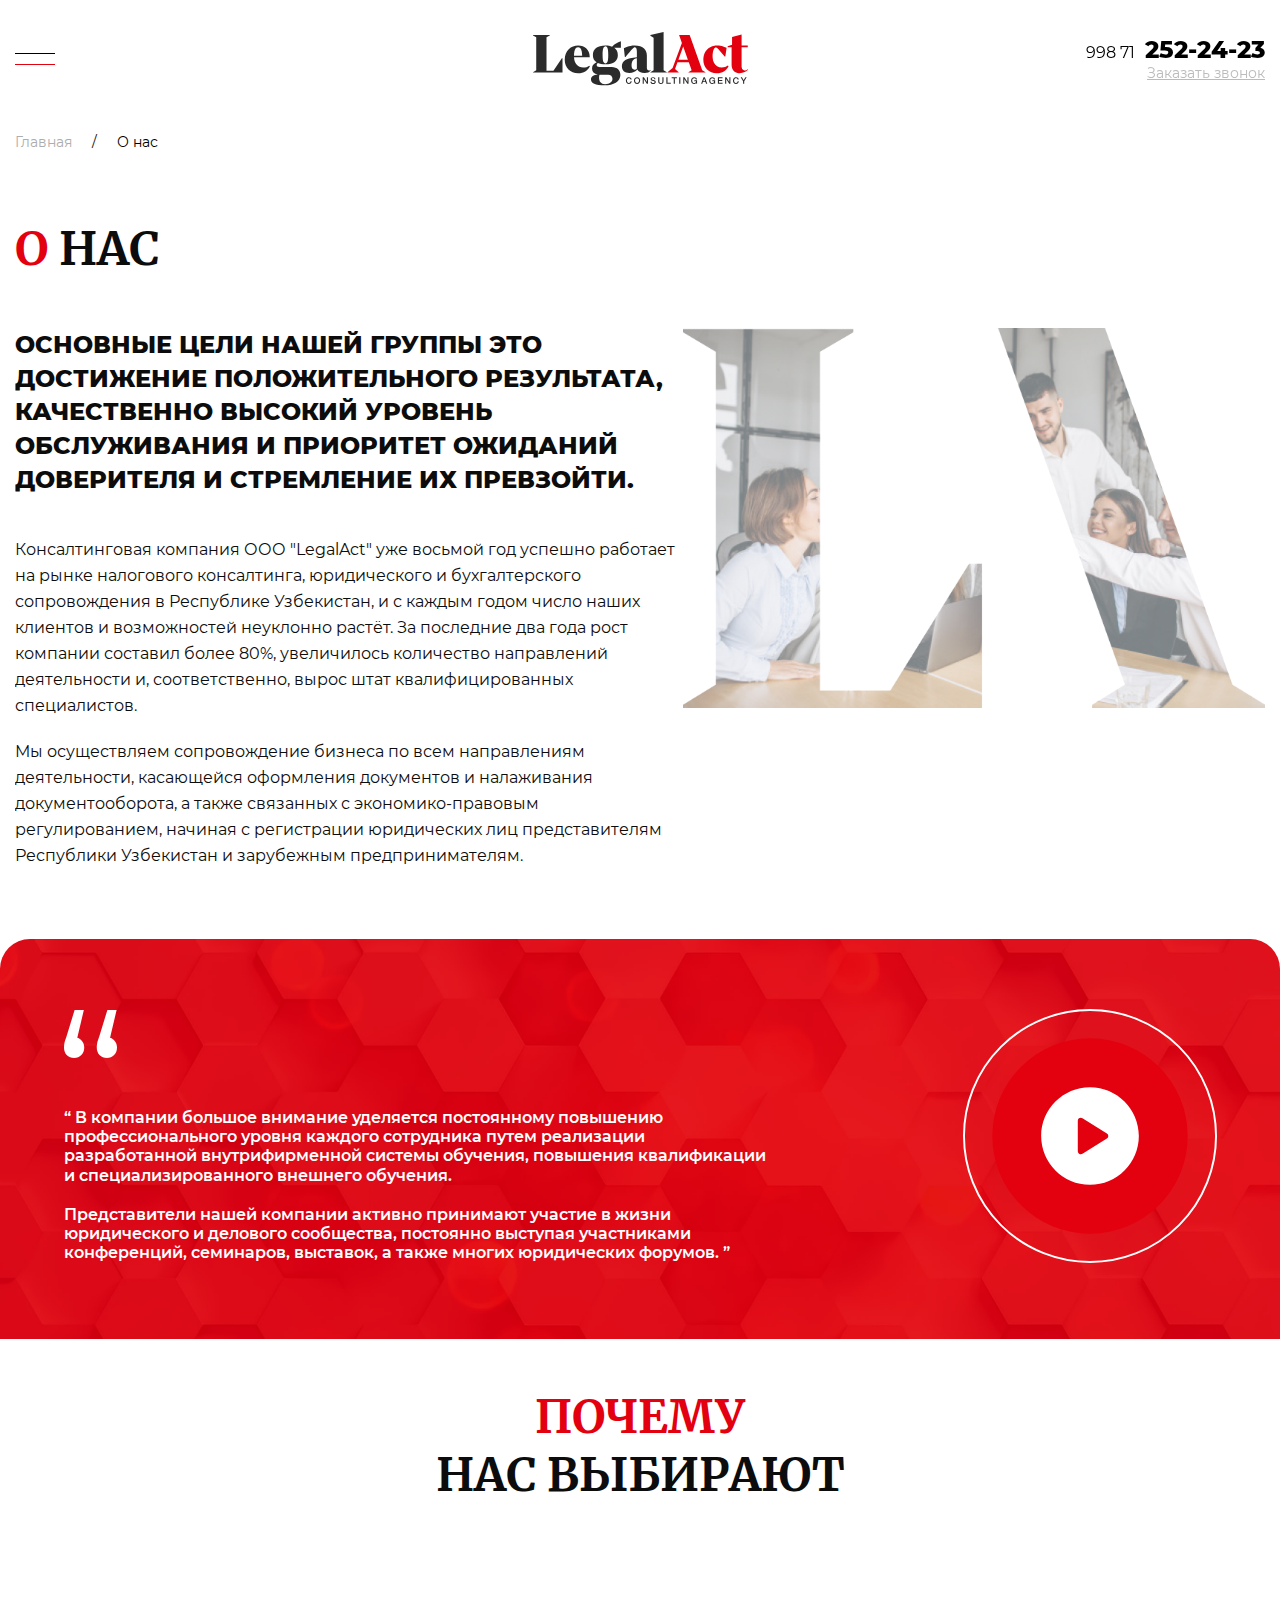
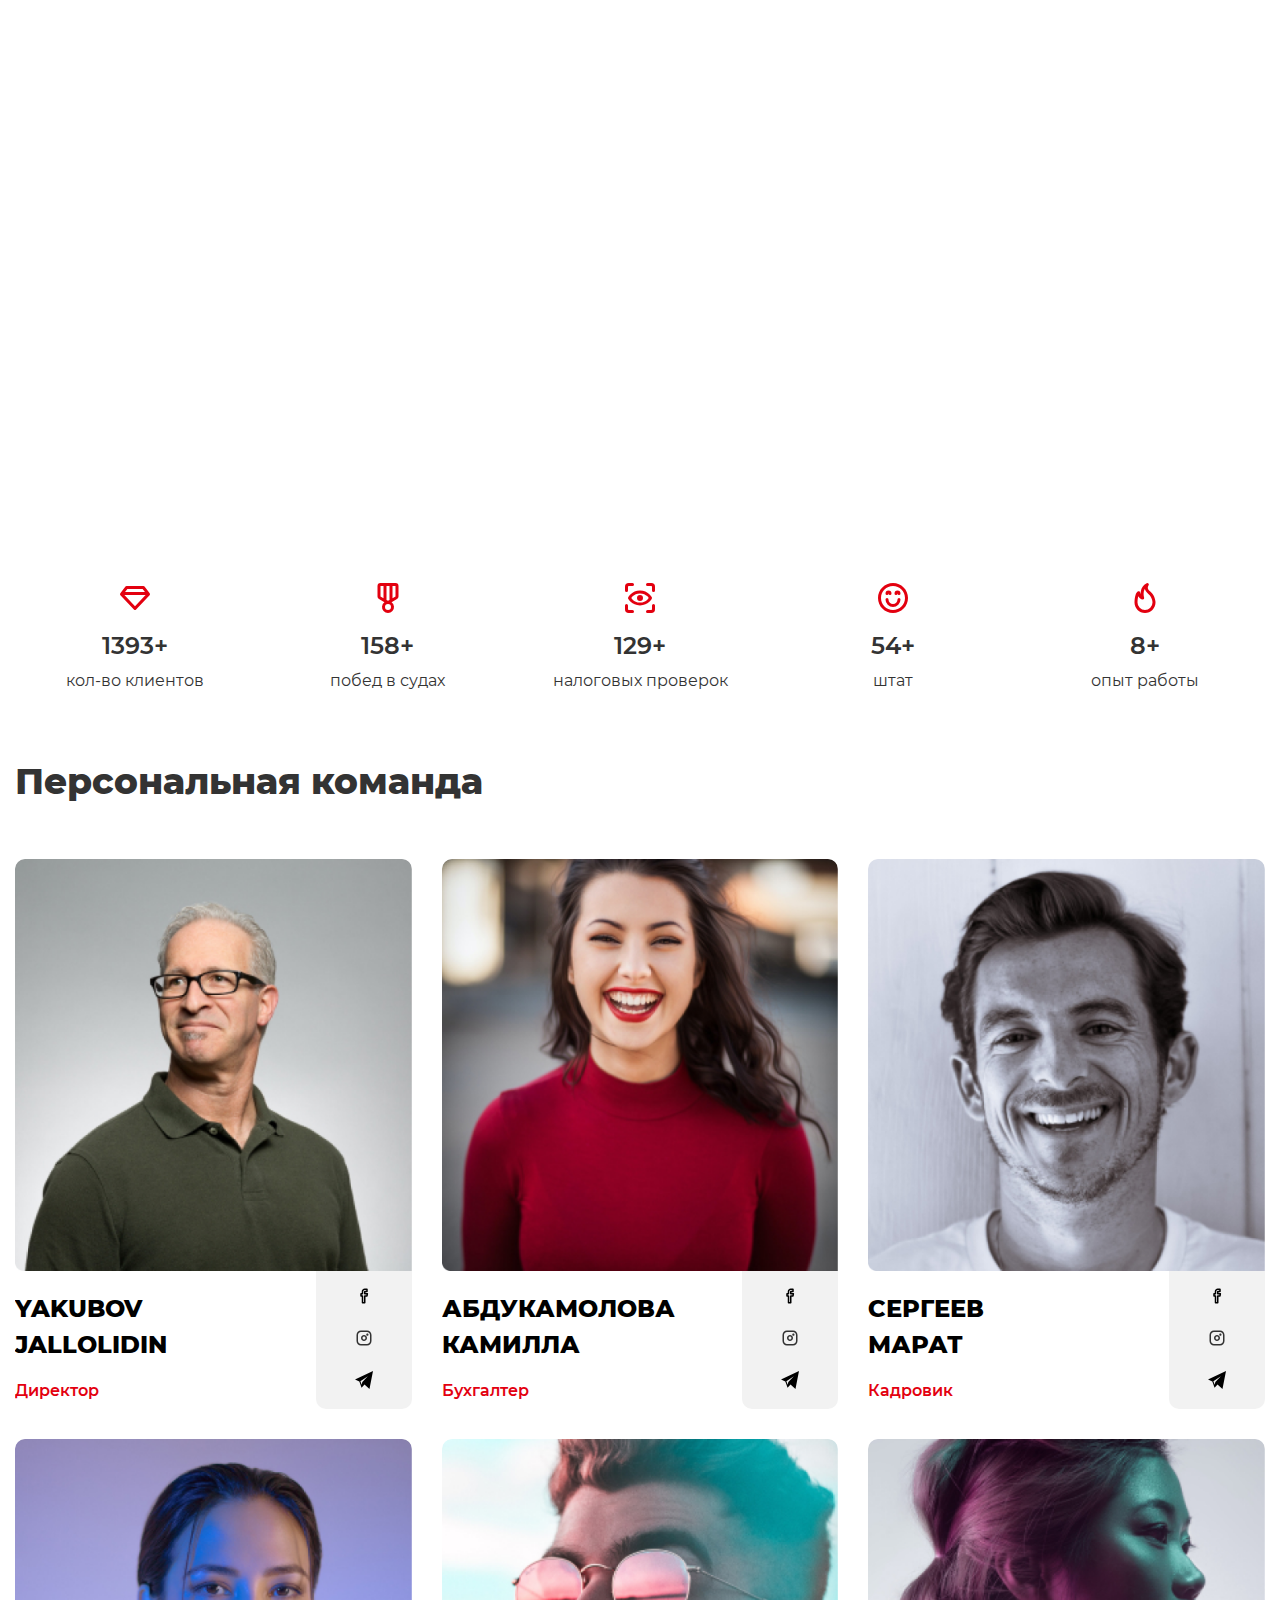
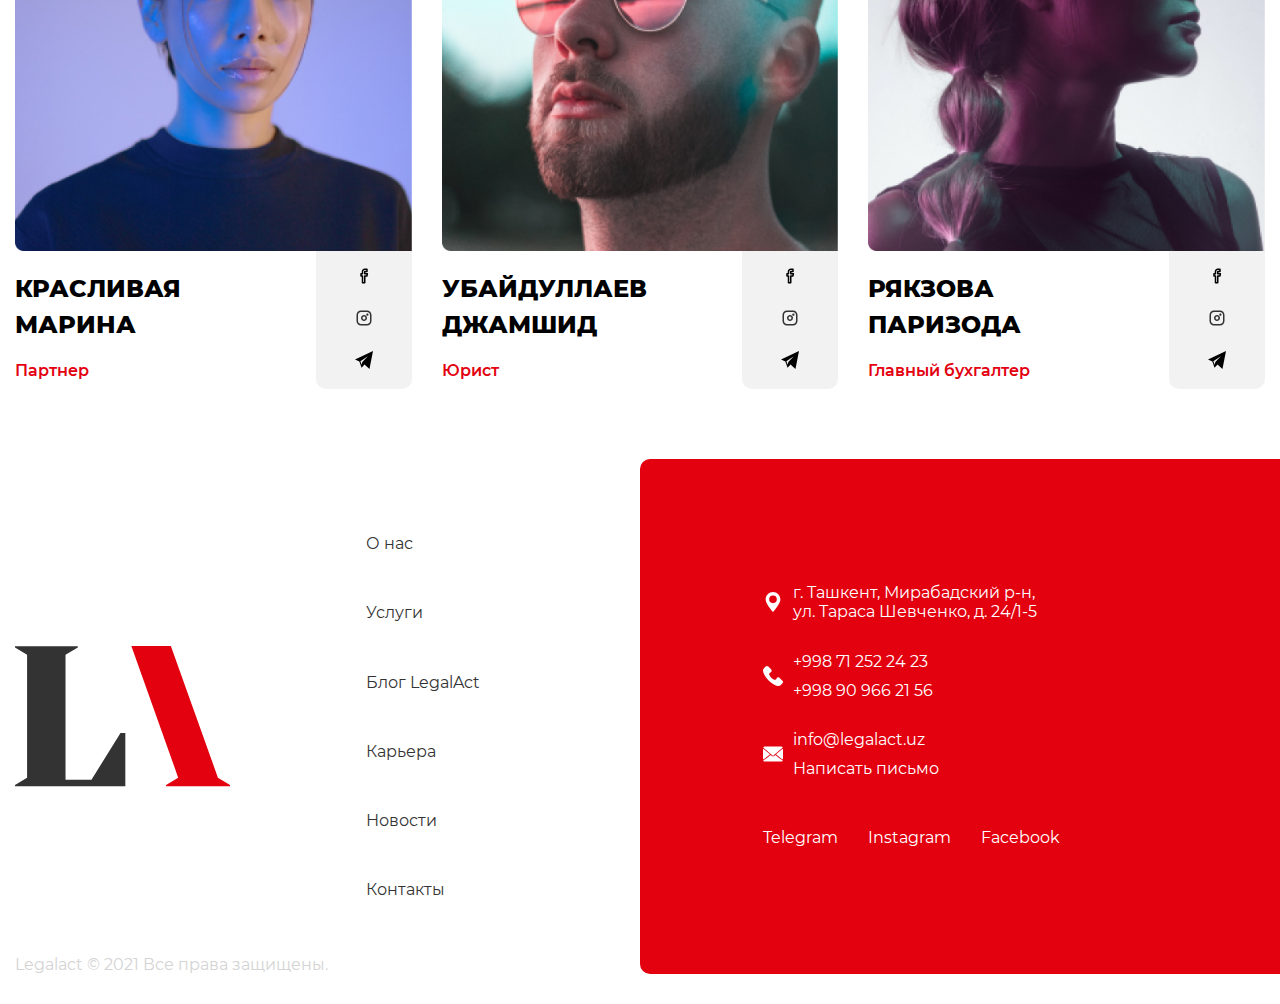
<file: about.html>
<!DOCTYPE html>
<html lang="ru">
<head>
  <meta charset="UTF-8">
  <meta http-equiv="X-UA-Compatible" content="IE=edge">
  <meta name="viewport" content="width=device-width, initial-scale=1.0">
  <!-- FAVICON -->
  <link rel="icon" href="./img/favicon.jpg">
  <!-- SLICK SLIDER CSS -->
  <link rel="stylesheet" href="./css/slick.min.css">
  <link rel="stylesheet" href="./css/slick.min.css.map">
  <!-- ANIMATE CSS -->
  <link rel="stylesheet" href="./css/animate.min.css">
  <!-- MAIN STYLES -->
  <link rel="stylesheet" href="./css/style.min.css">
  <title>LegalAct</title>
</head>
<body>
  <!-- page -->
  <div class="page">
    
    <header class="about-header header">
      <div class="header-menu-top">
  <div class="container">
    <ul class="header-menu">
      <li class="header-menu__list">
        <a href="#" class="header-menu__burger">
            <span></span>
            <span></span>
        </a>
      </li>
      <li class="header-menu__list">
        <a href="/" class="header-menu__logo"><img src="./img/logo.svg" alt="logo"></a>
      </li>
      <li class="header-menu__list">
        <div class="header-menu__phone"><span>998 71</span>252-24-23</div>
        <a class="header-menu__call" href="#">Заказать звонок</a>
      </li>
    </ul>
  </div>
</div>
      <div class="menu">
  <div class="container">
    <div class="menu-top">
      <div class="menu-top__inner">
        <div class="menu-top__title">Меню сайта</div>
        <div class="menu-top__lang">
          <a href="#" class="lang-active">RU</a>
          <span>/</span>
          <a href="#">EN</a>
          <span>/</span>
          <a href="#">UZ</a>
        </div>
      </div>
      
      <a href="faq.html" class="btn btn-transparent menu-btn">Часто задаваемые вопросы</a>
      <a href="resume.html" class="btn initial">Форма для резюме</a>
      <div class="footer-right__social menu-top__social">
        <a href="#">Telegram</a>
        <a href="#">Instagram</a>
        <a href="#">Facebook</a>
      </div>
      <a href="#" class="menu-top__close">
        <span></span>
        <span></span>
      </a>
    </div>
    <ul class="menu-nav">
      <li class="menu-nav__list">
        <a href="about.html" class="menu-nav__link ">О нас</a>
      </li>
      <li class="menu-nav__list">
        <a href="service.html" class="menu-nav__link">Услуги</a>
        <div class="menu-nav__slider_wrapper">
          <div class="menu-nav__slider" id="menu-slider">
            <div>
              <ul class="menu-item">
                <li class="menu-item__list">
                  <a href="#" class="menu-item__link">Link 2</a>
                </li>
                <li class="menu-item__list">
                  <a href="#" class="menu-item__link">Регистрация компании в Республике Узбекистан</a>
                </li>
                <li class="menu-item__list">
                  <a href="#" class="menu-item__link">Разрешение на привлечение иностранной рабочей силы в Узбекистане</a>
                </li>
                <li class="menu-item__list">
                  <a href="#" class="menu-item__link">Изменение фирменного наименования предприятия</a>
                </li>
                <li class="menu-item__list">
                  <a href="#" class="menu-item__link">Разработка логотипа, фирменного стиля, визиток</a>
                </li>
                <li class="menu-item__list">
                  <a href="#" class="menu-item__link">Аккредитация представительств в Узбекистане</a>
                </li>
                <li class="menu-item__list">
                  <a href="#" class="menu-item__link">Реорганизация в форме преобразования</a>
                </li>
                <li class="menu-item__list">
                  <a href="#" class="menu-item__link">Реорганизация в форме слияния</a>
                </li>
                <li class="menu-item__list">
                  <a href="#" class="menu-item__link">Изменение фирменного наименования предприятия</a>
                </li>
              </ul>
            </div>
            <div>
              <ul class="menu-item">
                <li class="menu-item__list">
                  <a href="#" class="menu-item__link">Бухгалтерское сопровождение в Узбекистане</a>
                </li>
                
                <li class="menu-item__list">
                  <a href="#" class="menu-item__link">Регистрация компании в Республике Узбекистан</a>
                </li>
                <li class="menu-item__list">
                  <a href="#" class="menu-item__link">Разрешение на привлечение иностранной рабочей силы в Узбекистане</a>
                </li>
                
                <li class="menu-item__list">
                  <a href="#" class="menu-item__link">Изменения размера Уставного фонда предприятия (уменьшение/увеличение)</a>
                </li>
                
                <li class="menu-item__list">
                  <a href="#" class="menu-item__link">Разработка логотипа, фирменного стиля, визиток </a>
                </li>
                
                <li class="menu-item__list">
                  <a href="#" class="menu-item__link">Аккредитация представительств в Узбекистане</a>
                </li>
                
                <li class="menu-item__list">
                  <a href="#" class="menu-item__link">Разрешение на привлечение иностранной рабочей силы в Узбекистане</a>
                </li>
              
                <li class="menu-item__list">
                  <a href="#" class="menu-item__link">Реорганизация в форме преобразования</a>
                </li>
                
                <li class="menu-item__list">
                  <a href="#" class="menu-item__link">Реорганизация в форме слияния</a>
                </li>
              </ul>
            </div>
          </div>
        </div>
      </li>
      <li class="menu-nav__list">
        <a href="career.html" class="menu-nav__link">Карьера</a>
      </li>
      <li class="menu-nav__list">
        <a href="blog.html" class="menu-nav__link">Блог LegalAct</a>
      </li>
      <li class="menu-nav__list">
        <a href="news.html" class="menu-nav__link">Новости</a>
      </li>
      <li class="menu-nav__list">
        <a href="contact.html" class="menu-nav__link">Контакты</a>
      </li>
    </ul>
    <div class="menu-item__wrapper animate__animated menu-active__links animate__slideInUp">
      <ul class="menu-item">
        <li class="menu-item__list">
          <a href="#" class="menu-item__link">Link 2</a>
        </li>
        <li class="menu-item__list">
          <a href="#" class="menu-item__link">Регистрация компании в Республике Узбекистан</a>
        </li>
        <li class="menu-item__list">
          <a href="#" class="menu-item__link">Разрешение на привлечение иностранной рабочей силы в Узбекистане</a>
        </li>
        <li class="menu-item__list">
          <a href="#" class="menu-item__link">Изменение фирменного наименования предприятия</a>
        </li>
        <li class="menu-item__list">
          <a href="#" class="menu-item__link">Разработка логотипа, фирменного стиля, визиток</a>
        </li>
        <li class="menu-item__list">
          <a href="#" class="menu-item__link">Аккредитация представительств в Узбекистане</a>
        </li>
        <li class="menu-item__list">
          <a href="#" class="menu-item__link">Реорганизация в форме преобразования</a>
        </li>
        <li class="menu-item__list">
          <a href="#" class="menu-item__link">Реорганизация в форме слияния</a>
        </li>
        <li class="menu-item__list">
          <a href="#" class="menu-item__link">Изменение фирменного наименования предприятия</a>
        </li>
      </ul>
      <ul class="menu-item">
        <li class="menu-item__list">
          <a href="#" class="menu-item__link">Бухгалтерское сопровождение в Узбекистане</a>
        </li>
        
        <li class="menu-item__list">
          <a href="#" class="menu-item__link">Регистрация компании в Республике Узбекистан</a>
        </li>
        <li class="menu-item__list">
          <a href="#" class="menu-item__link">Разрешение на привлечение иностранной рабочей силы в Узбекистане</a>
        </li>
        
        <li class="menu-item__list">
          <a href="#" class="menu-item__link">Изменения размера Уставного фонда предприятия (уменьшение/увеличение)</a>
        </li>
        
        <li class="menu-item__list">
          <a href="#" class="menu-item__link">Разработка логотипа, фирменного стиля, визиток </a>
        </li>
        
        <li class="menu-item__list">
          <a href="#" class="menu-item__link">Аккредитация представительств в Узбекистане</a>
        </li>
        
        <li class="menu-item__list">
          <a href="#" class="menu-item__link">Разрешение на привлечение иностранной рабочей силы в Узбекистане</a>
        </li>
      
        <li class="menu-item__list">
          <a href="#" class="menu-item__link">Реорганизация в форме преобразования</a>
        </li>
        
        <li class="menu-item__list">
          <a href="#" class="menu-item__link">Реорганизация в форме слияния</a>
        </li>
      </ul>
    </div>
    <div class="footer-right__social menu-top__social_hidden">
      <a href="#">Telegram</a>
      <a href="#">Instagram</a>
      <a href="#">Facebook</a>
    </div>
  </div>
</div>
      <div class="container">
        <div class="breadcrumbs">
          <a href="/" class="breadcrumbs-link">Главная</a>
          <span>/</span>
          <a href="/about.html" class="breadcrumbs-link breadcrumbs-link__active">О нас</a>
        </div>
        <div class="title">
          <h1><span>О</span> нас</h1>
        </div>
        <div class="about-header__blog overflow-hidden">
          <div class="about-header__content animate__animated animate__fadeInUp">
            <div class="about-header__title">
              Основные цели нашей группы это достижение положительного результата, качественно высокий уровень обслуживания и приоритет ожиданий доверителя и стремление их превзойти.
            </div>
            <div class="about-header__text">
              <p>
                Консалтинговая компания ООО "LegalAct" уже восьмой год успешно работает на рынке налогового консалтинга, юридического и бухгалтерского сопровождения в Республике Узбекистан, и с каждым годом число наших клиентов и возможностей неуклонно растёт. За последние два года рост компании составил более 80%, увеличилось количество направлений деятельности и, соответственно, вырос штат квалифицированных специалистов.
              </p>
              <p>
                Мы осуществляем сопровождение бизнеса по всем направлениям деятельности, касающейся оформления документов и налаживания документооборота, а также связанных с экономико-правовым регулированием, начиная с регистрации юридических лиц представителям Республики Узбекистан и зарубежным предпринимателям.
              </p>
            </div>
          </div>
          <div class="about-header__media">
            <img src="./img/about-header-la.png" alt="about-header-la" class="about-header__img">
          </div>
        </div>
      </div>
    </header>
    
    <section class="about-info">
      <div class="container">
        <div class="about-info__wrapper">
          <div class="about-info__content">
            <img class="about-info__icon" src="./img/icons/quote.svg" alt="quote">
            <div class="about-info__text">
              <p>
                “ В компании большое внимание уделяется постоянному повышению профессионального уровня каждого сотрудника путем реализации разработанной внутрифирменной системы обучения, повышения квалификации и специализированного внешнего обучения.
              </p>
              <p>
                Представители нашей компании активно принимают участие в жизни юридического и делового сообщества, постоянно выступая участниками конференций, семинаров, выставок, а также многих юридических форумов. ” 
              </p>
            </div>
          </div>
          <div class="about-info__media">
            <a href="#" class="info-about__link">
              <img src="./img/video-start.svg" alt="video-start" class="about-info__img">
            </a>
          </div>
        </div>
      </div>
    </section>
    
    <section class="about-choose">
      <div class="container">
        <div class="title text-center">
          <h1><span>Почему</span><br>
            нас выбирают</h1>
        </div>
        <div class="about-choose__wrapper overflow-hidden">
          <div data-wow-delay="0.1s" class="about-choose__item wow animate__animated animate__fadeInUp">
            <img src="./img/about-tab-bg.png" alt="about-tab-bg" class="about-choose__bg">
            <div class="about-choose__title">
              <h4>Опыт в организации бизнеса</h4>
              <svg width="12" height="7" viewBox="0 0 12 7" fill="none" xmlns="http://www.w3.org/2000/svg">
                <path d="M1 1L5.94975 5.94975L10.8995 1" stroke="#000" stroke-linejoin="round"/>
              </svg>
            </div>
            <div class="about-choose__text">
              Ежемесячно наша компания регистрирует несколько десятков коммерческих и некоммерческих организаций оперативно и без отказов в Министерстве Юстиции РУз, это позволяет на протяжении длительного периода нашей компании оставаться безусловным лидером по регистрации организаций в Республики Узбекистан
            </div>
          </div>
          <div data-wow-delay="0.3s" class="about-choose__item wow animate__animated animate__fadeInUp">
            <img src="./img/about-tab-bg.png" alt="about-choose-bg" class="about-choose__bg">
            <div class="about-choose__title">
              <h4>Налаженные связи с органами государственной власти</h4>
              <svg width="12" height="7" viewBox="0 0 12 7" fill="none" xmlns="http://www.w3.org/2000/svg">
                <path d="M1 1L5.94975 5.94975L10.8995 1" stroke="#000" stroke-linejoin="round"/>
              </svg>
            </div>
            <div class="about-choose__text">
              Мы плодотворно взаимодействуем с муниципальными и государственными структурами всех уровней, в первую очередь, руководствуясь законом
            </div>
          </div>
          <div data-wow-delay="0.1s" class="about-choose__item wow animate__animated animate__fadeInUp">
            <img src="./img/about-tab-bg.png" alt="about-tab-bg" class="about-choose__bg">
            <div class="about-choose__title">
              <h4>Последующее сопровождение бизнеса</h4>
              <svg width="12" height="7" viewBox="0 0 12 7" fill="none" xmlns="http://www.w3.org/2000/svg">
                <path d="M1 1L5.94975 5.94975L10.8995 1" stroke="#000" stroke-linejoin="round"/>
              </svg>
            </div>
            <div class="about-choose__text">
              Наши юристы сопровождают несколько сотен перерегистраций и реорганизаций юридических лиц ежемесячно. Такой большой практический опыт позволяет нам минимизировать все риски и сокращать сроки
            </div>
          </div>
          <div data-wow-delay="0.3s" class="about-choose__item wow animate__animated animate__fadeInUp">
            <img src="./img/about-tab-bg.png" alt="about-tab-bg" class="about-choose__bg">
            <div class="about-choose__title">
              <h4>Строгая конфиденциальность</h4>
              <svg width="12" height="7" viewBox="0 0 12 7" fill="none" xmlns="http://www.w3.org/2000/svg">
                <path d="M1 1L5.94975 5.94975L10.8995 1" stroke="#000" stroke-linejoin="round"/>
              </svg>
            </div>
            <div class="about-choose__text">
              Мы гарантируем соблюдение строгой конфиденциальности информации, передаваемой нам клиентами
            </div>
          </div>
        </div>
        <div class="blog-top__title title-hidden">
          <h2>Немного<br> статистики <span>о нас</span></h2>
        </div>
        <ul class="stuff-info__menu">
          <li class="stuff-info__list">
            <img src="./img/icons/stuff-icon1.svg" alt="stuff-icon1" class="stuff-info__icon">
            <div class="stuff-info__content">
              <div class="stuff-info__num"><span class="counter">1393</span>+</div>
              <div class="stuff-info__text">кол-во клиентов</div>
            </div>
          </li>
          <li class="stuff-info__list">
            <img src="./img/icons/stuff-icon2.svg" alt="stuff-icon2" class="stuff-info__icon">
            <div class="stuff-info__content">
              <div class="stuff-info__num"><span class="counter">158</span>+</div>
              <div class="stuff-info__text">побед в судах</div>
            </div>
          </li>
          <li class="stuff-info__list">
            <img src="./img/icons/stuff-icon3.svg" alt="stuff-icon3" class="stuff-info__icon">
            <div class="stuff-info__content">
              <div class="stuff-info__num"><span class="counter">129</span>+</div>
              <div class="stuff-info__text">налоговых проверок</div>
            </div>
          </li>
          <li class="stuff-info__list">
            <img src="./img/icons/stuff-icon4.svg" alt="stuff-icon4" class="stuff-info__icon">
            <div class="stuff-info__content">
              <div class="stuff-info__num"><span class="counter">54</span>+</div>
              <div class="stuff-info__text">штат</div>
            </div>
          </li>
          <li class="stuff-info__list">
            <img src="./img/icons/stuff-icon5.svg" alt="stuff-icon5" class="stuff-info__icon">
            <div class="stuff-info__content">
              <div class="stuff-info__num"><span class="counter">8</span>+</div>
              <div class="stuff-info__text">опыт работы</div>
            </div>
          </li>
        </ul>
      </div>
    </section>
    
    <section class="about-stuff">
      <div class="container">
        <div class="about-stuff__title">
          <h2>Персональная <span>команда</span></h2>
        </div>
        <div class="about-stuff__wrapper">
          <div class="about-stuff__card">
            <img src="./img/about-stuff-img1.png" alt="about-stuff-img1" class="about-stuff__img">
            <div class="about-stuff__bottom">
              <div class="about-stuff__content">
                <div class="about-stuff__name">
                  Yakubov
                  Jallolidin
                </div>
                <div class="about-stuff__pos">
                  Директор
                </div>
              </div>
              <div class="about-stuff__social">
                <a href="#" class="about-stuff__link">
                  <svg width="18" height="18" viewBox="0 0 18 18" fill="none" xmlns="http://www.w3.org/2000/svg">
                    <path fill-rule="evenodd" clip-rule="evenodd" d="M6.75 4.5C6.75 2.84315 8.09315 1.5 9.75 1.5H12C12.4142 1.5 12.75 1.83579 12.75 2.25V4.5C12.75 4.91421 12.4142 5.25 12 5.25H10.5V6H12.375C12.5955 6 12.8048 6.097 12.9473 6.26522C13.0898 6.43344 13.151 6.65583 13.1148 6.8733L12.7398 9.1233C12.6795 9.48494 12.3666 9.75 12 9.75H10.5V15.75C10.5 16.1642 10.1642 16.5 9.75 16.5H7.5C7.08579 16.5 6.75 16.1642 6.75 15.75V9.75H6C5.58579 9.75 5.25 9.41421 5.25 9V6.75C5.25 6.33579 5.58579 6 6 6H6.75V4.5ZM6.75 7.5V8.25H7.5C7.91421 8.25 8.25 8.58579 8.25 9V15H9V9C9 8.58579 9.33579 8.25 9.75 8.25H11.3647L11.4897 7.5H9.75C9.33579 7.5 9 7.16421 9 6.75V4.5C9 4.08579 9.33579 3.75 9.75 3.75H11.25V3H9.75C8.92157 3 8.25 3.67157 8.25 4.5V6.75C8.25 7.16421 7.91421 7.5 7.5 7.5H6.75Z" fill="black"/>
                  </svg>      
                </a>     
                <a href="#" class="about-stuff__link">
                  <svg width="18" height="18" viewBox="0 0 18 18" fill="none" xmlns="http://www.w3.org/2000/svg">
                    <path fill-rule="evenodd" clip-rule="evenodd" d="M1.5 6C1.5 3.51472 3.51472 1.5 6 1.5H12C14.4853 1.5 16.5 3.51472 16.5 6V12C16.5 14.4853 14.4853 16.5 12 16.5H6C3.51472 16.5 1.5 14.4853 1.5 12V6ZM6 3C4.34315 3 3 4.34315 3 6V12C3 13.6569 4.34315 15 6 15H12C13.6569 15 15 13.6569 15 12V6C15 4.34315 13.6569 3 12 3H6ZM7.5 9C7.5 9.82843 8.17157 10.5 9 10.5C9.82843 10.5 10.5 9.82843 10.5 9C10.5 8.17157 9.82843 7.5 9 7.5C8.17157 7.5 7.5 8.17157 7.5 9ZM9 6C7.34315 6 6 7.34315 6 9C6 10.6569 7.34315 12 9 12C10.6569 12 12 10.6569 12 9C12 7.34315 10.6569 6 9 6ZM12.375 4.5C11.7537 4.5 11.25 5.00368 11.25 5.625C11.25 6.24632 11.7537 6.75 12.375 6.75C12.9963 6.75 13.5 6.24632 13.5 5.625C13.5 5.00368 12.9963 4.5 12.375 4.5Z" fill="#333333"/>
                  </svg>
                </a>    
                <a href="#" class="about-stuff__link">
                  <svg width="18" height="18" viewBox="0 0 18 18" fill="none" xmlns="http://www.w3.org/2000/svg">
                    <path d="M4.33109 10.4295L6.56982 16.797L9.48436 13.4809L14.4815 18L18 0L0 8.53062L4.33109 10.4295ZM12.8565 5.16437L7.34697 10.882L6.66074 13.8247L5.39305 10.2181L12.8565 5.16437Z" fill="black"/>
                  </svg>
                </a>
              </div>
            </div>
          </div>
          <div class="about-stuff__card">
            <img src="./img/about-stuff-img2.png" alt="about-stuff-img2" class="about-stuff__img">
            <div class="about-stuff__bottom">
              <div class="about-stuff__content">
                <div class="about-stuff__name">
                  Абдукамолова
                  Камилла
                </div>
                <div class="about-stuff__pos">
                  Бухгалтер
                </div>
              </div>
              <div class="about-stuff__social">
                <a href="#" class="about-stuff__link">
                  <svg width="18" height="18" viewBox="0 0 18 18" fill="none" xmlns="http://www.w3.org/2000/svg">
                    <path fill-rule="evenodd" clip-rule="evenodd" d="M6.75 4.5C6.75 2.84315 8.09315 1.5 9.75 1.5H12C12.4142 1.5 12.75 1.83579 12.75 2.25V4.5C12.75 4.91421 12.4142 5.25 12 5.25H10.5V6H12.375C12.5955 6 12.8048 6.097 12.9473 6.26522C13.0898 6.43344 13.151 6.65583 13.1148 6.8733L12.7398 9.1233C12.6795 9.48494 12.3666 9.75 12 9.75H10.5V15.75C10.5 16.1642 10.1642 16.5 9.75 16.5H7.5C7.08579 16.5 6.75 16.1642 6.75 15.75V9.75H6C5.58579 9.75 5.25 9.41421 5.25 9V6.75C5.25 6.33579 5.58579 6 6 6H6.75V4.5ZM6.75 7.5V8.25H7.5C7.91421 8.25 8.25 8.58579 8.25 9V15H9V9C9 8.58579 9.33579 8.25 9.75 8.25H11.3647L11.4897 7.5H9.75C9.33579 7.5 9 7.16421 9 6.75V4.5C9 4.08579 9.33579 3.75 9.75 3.75H11.25V3H9.75C8.92157 3 8.25 3.67157 8.25 4.5V6.75C8.25 7.16421 7.91421 7.5 7.5 7.5H6.75Z" fill="black"/>
                  </svg>      
                </a>     
                <a href="#" class="about-stuff__link">
                  <svg width="18" height="18" viewBox="0 0 18 18" fill="none" xmlns="http://www.w3.org/2000/svg">
                    <path fill-rule="evenodd" clip-rule="evenodd" d="M1.5 6C1.5 3.51472 3.51472 1.5 6 1.5H12C14.4853 1.5 16.5 3.51472 16.5 6V12C16.5 14.4853 14.4853 16.5 12 16.5H6C3.51472 16.5 1.5 14.4853 1.5 12V6ZM6 3C4.34315 3 3 4.34315 3 6V12C3 13.6569 4.34315 15 6 15H12C13.6569 15 15 13.6569 15 12V6C15 4.34315 13.6569 3 12 3H6ZM7.5 9C7.5 9.82843 8.17157 10.5 9 10.5C9.82843 10.5 10.5 9.82843 10.5 9C10.5 8.17157 9.82843 7.5 9 7.5C8.17157 7.5 7.5 8.17157 7.5 9ZM9 6C7.34315 6 6 7.34315 6 9C6 10.6569 7.34315 12 9 12C10.6569 12 12 10.6569 12 9C12 7.34315 10.6569 6 9 6ZM12.375 4.5C11.7537 4.5 11.25 5.00368 11.25 5.625C11.25 6.24632 11.7537 6.75 12.375 6.75C12.9963 6.75 13.5 6.24632 13.5 5.625C13.5 5.00368 12.9963 4.5 12.375 4.5Z" fill="#333333"/>
                  </svg>
                </a>    
                <a href="#" class="about-stuff__link">
                  <svg width="18" height="18" viewBox="0 0 18 18" fill="none" xmlns="http://www.w3.org/2000/svg">
                    <path d="M4.33109 10.4295L6.56982 16.797L9.48436 13.4809L14.4815 18L18 0L0 8.53062L4.33109 10.4295ZM12.8565 5.16437L7.34697 10.882L6.66074 13.8247L5.39305 10.2181L12.8565 5.16437Z" fill="black"/>
                  </svg>
                </a>
              </div>
            </div>
          </div>
          <div class="about-stuff__card">
            <img src="./img/about-stuff-img3.png" alt="about-stuff-img3" class="about-stuff__img">
            <div class="about-stuff__bottom">
              <div class="about-stuff__content">
                <div class="about-stuff__name">
                  Сергеев
                  Марат
                </div>
                <div class="about-stuff__pos">
                  Кадровик
                </div>
              </div>
              <div class="about-stuff__social">
                <a href="#" class="about-stuff__link">
                  <svg width="18" height="18" viewBox="0 0 18 18" fill="none" xmlns="http://www.w3.org/2000/svg">
                    <path fill-rule="evenodd" clip-rule="evenodd" d="M6.75 4.5C6.75 2.84315 8.09315 1.5 9.75 1.5H12C12.4142 1.5 12.75 1.83579 12.75 2.25V4.5C12.75 4.91421 12.4142 5.25 12 5.25H10.5V6H12.375C12.5955 6 12.8048 6.097 12.9473 6.26522C13.0898 6.43344 13.151 6.65583 13.1148 6.8733L12.7398 9.1233C12.6795 9.48494 12.3666 9.75 12 9.75H10.5V15.75C10.5 16.1642 10.1642 16.5 9.75 16.5H7.5C7.08579 16.5 6.75 16.1642 6.75 15.75V9.75H6C5.58579 9.75 5.25 9.41421 5.25 9V6.75C5.25 6.33579 5.58579 6 6 6H6.75V4.5ZM6.75 7.5V8.25H7.5C7.91421 8.25 8.25 8.58579 8.25 9V15H9V9C9 8.58579 9.33579 8.25 9.75 8.25H11.3647L11.4897 7.5H9.75C9.33579 7.5 9 7.16421 9 6.75V4.5C9 4.08579 9.33579 3.75 9.75 3.75H11.25V3H9.75C8.92157 3 8.25 3.67157 8.25 4.5V6.75C8.25 7.16421 7.91421 7.5 7.5 7.5H6.75Z" fill="black"/>
                  </svg>      
                </a>     
                <a href="#" class="about-stuff__link">
                  <svg width="18" height="18" viewBox="0 0 18 18" fill="none" xmlns="http://www.w3.org/2000/svg">
                    <path fill-rule="evenodd" clip-rule="evenodd" d="M1.5 6C1.5 3.51472 3.51472 1.5 6 1.5H12C14.4853 1.5 16.5 3.51472 16.5 6V12C16.5 14.4853 14.4853 16.5 12 16.5H6C3.51472 16.5 1.5 14.4853 1.5 12V6ZM6 3C4.34315 3 3 4.34315 3 6V12C3 13.6569 4.34315 15 6 15H12C13.6569 15 15 13.6569 15 12V6C15 4.34315 13.6569 3 12 3H6ZM7.5 9C7.5 9.82843 8.17157 10.5 9 10.5C9.82843 10.5 10.5 9.82843 10.5 9C10.5 8.17157 9.82843 7.5 9 7.5C8.17157 7.5 7.5 8.17157 7.5 9ZM9 6C7.34315 6 6 7.34315 6 9C6 10.6569 7.34315 12 9 12C10.6569 12 12 10.6569 12 9C12 7.34315 10.6569 6 9 6ZM12.375 4.5C11.7537 4.5 11.25 5.00368 11.25 5.625C11.25 6.24632 11.7537 6.75 12.375 6.75C12.9963 6.75 13.5 6.24632 13.5 5.625C13.5 5.00368 12.9963 4.5 12.375 4.5Z" fill="#333333"/>
                  </svg>
                </a>    
                <a href="#" class="about-stuff__link">
                  <svg width="18" height="18" viewBox="0 0 18 18" fill="none" xmlns="http://www.w3.org/2000/svg">
                    <path d="M4.33109 10.4295L6.56982 16.797L9.48436 13.4809L14.4815 18L18 0L0 8.53062L4.33109 10.4295ZM12.8565 5.16437L7.34697 10.882L6.66074 13.8247L5.39305 10.2181L12.8565 5.16437Z" fill="black"/>
                  </svg>
                </a>
              </div>
            </div>
          </div>
          <div class="about-stuff__card">
            <img src="./img/about-stuff-img4.png" alt="about-stuff-img4" class="about-stuff__img">
            <div class="about-stuff__bottom">
              <div class="about-stuff__content">
                <div class="about-stuff__name">
                  красливая
                  Марина
                </div>
                <div class="about-stuff__pos">
                  Партнер
                </div>
              </div>
              <div class="about-stuff__social">
                <a href="#" class="about-stuff__link">
                  <svg width="18" height="18" viewBox="0 0 18 18" fill="none" xmlns="http://www.w3.org/2000/svg">
                    <path fill-rule="evenodd" clip-rule="evenodd" d="M6.75 4.5C6.75 2.84315 8.09315 1.5 9.75 1.5H12C12.4142 1.5 12.75 1.83579 12.75 2.25V4.5C12.75 4.91421 12.4142 5.25 12 5.25H10.5V6H12.375C12.5955 6 12.8048 6.097 12.9473 6.26522C13.0898 6.43344 13.151 6.65583 13.1148 6.8733L12.7398 9.1233C12.6795 9.48494 12.3666 9.75 12 9.75H10.5V15.75C10.5 16.1642 10.1642 16.5 9.75 16.5H7.5C7.08579 16.5 6.75 16.1642 6.75 15.75V9.75H6C5.58579 9.75 5.25 9.41421 5.25 9V6.75C5.25 6.33579 5.58579 6 6 6H6.75V4.5ZM6.75 7.5V8.25H7.5C7.91421 8.25 8.25 8.58579 8.25 9V15H9V9C9 8.58579 9.33579 8.25 9.75 8.25H11.3647L11.4897 7.5H9.75C9.33579 7.5 9 7.16421 9 6.75V4.5C9 4.08579 9.33579 3.75 9.75 3.75H11.25V3H9.75C8.92157 3 8.25 3.67157 8.25 4.5V6.75C8.25 7.16421 7.91421 7.5 7.5 7.5H6.75Z" fill="black"/>
                  </svg>      
                </a>     
                <a href="#" class="about-stuff__link">
                  <svg width="18" height="18" viewBox="0 0 18 18" fill="none" xmlns="http://www.w3.org/2000/svg">
                    <path fill-rule="evenodd" clip-rule="evenodd" d="M1.5 6C1.5 3.51472 3.51472 1.5 6 1.5H12C14.4853 1.5 16.5 3.51472 16.5 6V12C16.5 14.4853 14.4853 16.5 12 16.5H6C3.51472 16.5 1.5 14.4853 1.5 12V6ZM6 3C4.34315 3 3 4.34315 3 6V12C3 13.6569 4.34315 15 6 15H12C13.6569 15 15 13.6569 15 12V6C15 4.34315 13.6569 3 12 3H6ZM7.5 9C7.5 9.82843 8.17157 10.5 9 10.5C9.82843 10.5 10.5 9.82843 10.5 9C10.5 8.17157 9.82843 7.5 9 7.5C8.17157 7.5 7.5 8.17157 7.5 9ZM9 6C7.34315 6 6 7.34315 6 9C6 10.6569 7.34315 12 9 12C10.6569 12 12 10.6569 12 9C12 7.34315 10.6569 6 9 6ZM12.375 4.5C11.7537 4.5 11.25 5.00368 11.25 5.625C11.25 6.24632 11.7537 6.75 12.375 6.75C12.9963 6.75 13.5 6.24632 13.5 5.625C13.5 5.00368 12.9963 4.5 12.375 4.5Z" fill="#333333"/>
                  </svg>
                </a>    
                <a href="#" class="about-stuff__link">
                  <svg width="18" height="18" viewBox="0 0 18 18" fill="none" xmlns="http://www.w3.org/2000/svg">
                    <path d="M4.33109 10.4295L6.56982 16.797L9.48436 13.4809L14.4815 18L18 0L0 8.53062L4.33109 10.4295ZM12.8565 5.16437L7.34697 10.882L6.66074 13.8247L5.39305 10.2181L12.8565 5.16437Z" fill="black"/>
                  </svg>
                </a>
              </div>
            </div>
          </div>
          <div class="about-stuff__card">
            <img src="./img/about-stuff-img5.png" alt="about-stuff-img5" class="about-stuff__img">
            <div class="about-stuff__bottom">
              <div class="about-stuff__content">
                <div class="about-stuff__name">
                  Убайдуллаев
                  Джамшид
                </div>
                <div class="about-stuff__pos">
                  Юрист
                </div>
              </div>
              <div class="about-stuff__social">
                <a href="#" class="about-stuff__link">
                  <svg width="18" height="18" viewBox="0 0 18 18" fill="none" xmlns="http://www.w3.org/2000/svg">
                    <path fill-rule="evenodd" clip-rule="evenodd" d="M6.75 4.5C6.75 2.84315 8.09315 1.5 9.75 1.5H12C12.4142 1.5 12.75 1.83579 12.75 2.25V4.5C12.75 4.91421 12.4142 5.25 12 5.25H10.5V6H12.375C12.5955 6 12.8048 6.097 12.9473 6.26522C13.0898 6.43344 13.151 6.65583 13.1148 6.8733L12.7398 9.1233C12.6795 9.48494 12.3666 9.75 12 9.75H10.5V15.75C10.5 16.1642 10.1642 16.5 9.75 16.5H7.5C7.08579 16.5 6.75 16.1642 6.75 15.75V9.75H6C5.58579 9.75 5.25 9.41421 5.25 9V6.75C5.25 6.33579 5.58579 6 6 6H6.75V4.5ZM6.75 7.5V8.25H7.5C7.91421 8.25 8.25 8.58579 8.25 9V15H9V9C9 8.58579 9.33579 8.25 9.75 8.25H11.3647L11.4897 7.5H9.75C9.33579 7.5 9 7.16421 9 6.75V4.5C9 4.08579 9.33579 3.75 9.75 3.75H11.25V3H9.75C8.92157 3 8.25 3.67157 8.25 4.5V6.75C8.25 7.16421 7.91421 7.5 7.5 7.5H6.75Z" fill="black"/>
                  </svg>      
                </a>     
                <a href="#" class="about-stuff__link">
                  <svg width="18" height="18" viewBox="0 0 18 18" fill="none" xmlns="http://www.w3.org/2000/svg">
                    <path fill-rule="evenodd" clip-rule="evenodd" d="M1.5 6C1.5 3.51472 3.51472 1.5 6 1.5H12C14.4853 1.5 16.5 3.51472 16.5 6V12C16.5 14.4853 14.4853 16.5 12 16.5H6C3.51472 16.5 1.5 14.4853 1.5 12V6ZM6 3C4.34315 3 3 4.34315 3 6V12C3 13.6569 4.34315 15 6 15H12C13.6569 15 15 13.6569 15 12V6C15 4.34315 13.6569 3 12 3H6ZM7.5 9C7.5 9.82843 8.17157 10.5 9 10.5C9.82843 10.5 10.5 9.82843 10.5 9C10.5 8.17157 9.82843 7.5 9 7.5C8.17157 7.5 7.5 8.17157 7.5 9ZM9 6C7.34315 6 6 7.34315 6 9C6 10.6569 7.34315 12 9 12C10.6569 12 12 10.6569 12 9C12 7.34315 10.6569 6 9 6ZM12.375 4.5C11.7537 4.5 11.25 5.00368 11.25 5.625C11.25 6.24632 11.7537 6.75 12.375 6.75C12.9963 6.75 13.5 6.24632 13.5 5.625C13.5 5.00368 12.9963 4.5 12.375 4.5Z" fill="#333333"/>
                  </svg>
                </a>    
                <a href="#" class="about-stuff__link">
                  <svg width="18" height="18" viewBox="0 0 18 18" fill="none" xmlns="http://www.w3.org/2000/svg">
                    <path d="M4.33109 10.4295L6.56982 16.797L9.48436 13.4809L14.4815 18L18 0L0 8.53062L4.33109 10.4295ZM12.8565 5.16437L7.34697 10.882L6.66074 13.8247L5.39305 10.2181L12.8565 5.16437Z" fill="black"/>
                  </svg>
                </a>
              </div>
            </div>
          </div>
          <div class="about-stuff__card">
            <img src="./img/about-stuff-img6.png" alt="about-stuff-img6" class="about-stuff__img">
            <div class="about-stuff__bottom">
              <div class="about-stuff__content">
                <div class="about-stuff__name">
                  Рякзова
                  Паризода
                </div>
                <div class="about-stuff__pos">
                  Главный бухгалтер
                </div>
              </div>
              <div class="about-stuff__social">
                <a href="#" class="about-stuff__link">
                  <svg width="18" height="18" viewBox="0 0 18 18" fill="none" xmlns="http://www.w3.org/2000/svg">
                    <path fill-rule="evenodd" clip-rule="evenodd" d="M6.75 4.5C6.75 2.84315 8.09315 1.5 9.75 1.5H12C12.4142 1.5 12.75 1.83579 12.75 2.25V4.5C12.75 4.91421 12.4142 5.25 12 5.25H10.5V6H12.375C12.5955 6 12.8048 6.097 12.9473 6.26522C13.0898 6.43344 13.151 6.65583 13.1148 6.8733L12.7398 9.1233C12.6795 9.48494 12.3666 9.75 12 9.75H10.5V15.75C10.5 16.1642 10.1642 16.5 9.75 16.5H7.5C7.08579 16.5 6.75 16.1642 6.75 15.75V9.75H6C5.58579 9.75 5.25 9.41421 5.25 9V6.75C5.25 6.33579 5.58579 6 6 6H6.75V4.5ZM6.75 7.5V8.25H7.5C7.91421 8.25 8.25 8.58579 8.25 9V15H9V9C9 8.58579 9.33579 8.25 9.75 8.25H11.3647L11.4897 7.5H9.75C9.33579 7.5 9 7.16421 9 6.75V4.5C9 4.08579 9.33579 3.75 9.75 3.75H11.25V3H9.75C8.92157 3 8.25 3.67157 8.25 4.5V6.75C8.25 7.16421 7.91421 7.5 7.5 7.5H6.75Z" fill="black"/>
                  </svg>      
                </a>     
                <a href="#" class="about-stuff__link">
                  <svg width="18" height="18" viewBox="0 0 18 18" fill="none" xmlns="http://www.w3.org/2000/svg">
                    <path fill-rule="evenodd" clip-rule="evenodd" d="M1.5 6C1.5 3.51472 3.51472 1.5 6 1.5H12C14.4853 1.5 16.5 3.51472 16.5 6V12C16.5 14.4853 14.4853 16.5 12 16.5H6C3.51472 16.5 1.5 14.4853 1.5 12V6ZM6 3C4.34315 3 3 4.34315 3 6V12C3 13.6569 4.34315 15 6 15H12C13.6569 15 15 13.6569 15 12V6C15 4.34315 13.6569 3 12 3H6ZM7.5 9C7.5 9.82843 8.17157 10.5 9 10.5C9.82843 10.5 10.5 9.82843 10.5 9C10.5 8.17157 9.82843 7.5 9 7.5C8.17157 7.5 7.5 8.17157 7.5 9ZM9 6C7.34315 6 6 7.34315 6 9C6 10.6569 7.34315 12 9 12C10.6569 12 12 10.6569 12 9C12 7.34315 10.6569 6 9 6ZM12.375 4.5C11.7537 4.5 11.25 5.00368 11.25 5.625C11.25 6.24632 11.7537 6.75 12.375 6.75C12.9963 6.75 13.5 6.24632 13.5 5.625C13.5 5.00368 12.9963 4.5 12.375 4.5Z" fill="#333333"/>
                  </svg>
                </a>    
                <a href="#" class="about-stuff__link">
                  <svg width="18" height="18" viewBox="0 0 18 18" fill="none" xmlns="http://www.w3.org/2000/svg">
                    <path d="M4.33109 10.4295L6.56982 16.797L9.48436 13.4809L14.4815 18L18 0L0 8.53062L4.33109 10.4295ZM12.8565 5.16437L7.34697 10.882L6.66074 13.8247L5.39305 10.2181L12.8565 5.16437Z" fill="black"/>
                  </svg>
                </a>
              </div>
            </div>
          </div>
        </div>
        <div class="about-stuff__slider">
          <div>
            <div class="about-stuff__card">
              <img src="./img/about-stuff-img1.png" alt="about-stuff-img1" class="about-stuff__img">
              <div class="about-stuff__bottom">
                <div class="about-stuff__content">
                  <div class="about-stuff__name">
                    Yakubov
                    Jallolidin
                  </div>
                  <div class="about-stuff__pos">
                    Директор
                  </div>
                </div>
                <div class="about-stuff__social">
                  <a href="#" class="about-stuff__link">
                    <svg width="18" height="18" viewBox="0 0 18 18" fill="none" xmlns="http://www.w3.org/2000/svg">
                      <path fill-rule="evenodd" clip-rule="evenodd" d="M6.75 4.5C6.75 2.84315 8.09315 1.5 9.75 1.5H12C12.4142 1.5 12.75 1.83579 12.75 2.25V4.5C12.75 4.91421 12.4142 5.25 12 5.25H10.5V6H12.375C12.5955 6 12.8048 6.097 12.9473 6.26522C13.0898 6.43344 13.151 6.65583 13.1148 6.8733L12.7398 9.1233C12.6795 9.48494 12.3666 9.75 12 9.75H10.5V15.75C10.5 16.1642 10.1642 16.5 9.75 16.5H7.5C7.08579 16.5 6.75 16.1642 6.75 15.75V9.75H6C5.58579 9.75 5.25 9.41421 5.25 9V6.75C5.25 6.33579 5.58579 6 6 6H6.75V4.5ZM6.75 7.5V8.25H7.5C7.91421 8.25 8.25 8.58579 8.25 9V15H9V9C9 8.58579 9.33579 8.25 9.75 8.25H11.3647L11.4897 7.5H9.75C9.33579 7.5 9 7.16421 9 6.75V4.5C9 4.08579 9.33579 3.75 9.75 3.75H11.25V3H9.75C8.92157 3 8.25 3.67157 8.25 4.5V6.75C8.25 7.16421 7.91421 7.5 7.5 7.5H6.75Z" fill="black"/>
                    </svg>      
                  </a>     
                  <a href="#" class="about-stuff__link">
                    <svg width="18" height="18" viewBox="0 0 18 18" fill="none" xmlns="http://www.w3.org/2000/svg">
                      <path fill-rule="evenodd" clip-rule="evenodd" d="M1.5 6C1.5 3.51472 3.51472 1.5 6 1.5H12C14.4853 1.5 16.5 3.51472 16.5 6V12C16.5 14.4853 14.4853 16.5 12 16.5H6C3.51472 16.5 1.5 14.4853 1.5 12V6ZM6 3C4.34315 3 3 4.34315 3 6V12C3 13.6569 4.34315 15 6 15H12C13.6569 15 15 13.6569 15 12V6C15 4.34315 13.6569 3 12 3H6ZM7.5 9C7.5 9.82843 8.17157 10.5 9 10.5C9.82843 10.5 10.5 9.82843 10.5 9C10.5 8.17157 9.82843 7.5 9 7.5C8.17157 7.5 7.5 8.17157 7.5 9ZM9 6C7.34315 6 6 7.34315 6 9C6 10.6569 7.34315 12 9 12C10.6569 12 12 10.6569 12 9C12 7.34315 10.6569 6 9 6ZM12.375 4.5C11.7537 4.5 11.25 5.00368 11.25 5.625C11.25 6.24632 11.7537 6.75 12.375 6.75C12.9963 6.75 13.5 6.24632 13.5 5.625C13.5 5.00368 12.9963 4.5 12.375 4.5Z" fill="#333333"/>
                    </svg>
                  </a>    
                  <a href="#" class="about-stuff__link">
                    <svg width="18" height="18" viewBox="0 0 18 18" fill="none" xmlns="http://www.w3.org/2000/svg">
                      <path d="M4.33109 10.4295L6.56982 16.797L9.48436 13.4809L14.4815 18L18 0L0 8.53062L4.33109 10.4295ZM12.8565 5.16437L7.34697 10.882L6.66074 13.8247L5.39305 10.2181L12.8565 5.16437Z" fill="black"/>
                    </svg>
                  </a>
                </div>
              </div>
            </div>
          </div>
          <div>
            <div class="about-stuff__card">
              <img src="./img/about-stuff-img2.png" alt="about-stuff-img2" class="about-stuff__img">
              <div class="about-stuff__bottom">
                <div class="about-stuff__content">
                  <div class="about-stuff__name">
                    Абдукамолова
                    Камилла
                  </div>
                  <div class="about-stuff__pos">
                    Бухгалтер
                  </div>
                </div>
                <div class="about-stuff__social">
                  <a href="#" class="about-stuff__link">
                    <svg width="18" height="18" viewBox="0 0 18 18" fill="none" xmlns="http://www.w3.org/2000/svg">
                      <path fill-rule="evenodd" clip-rule="evenodd" d="M6.75 4.5C6.75 2.84315 8.09315 1.5 9.75 1.5H12C12.4142 1.5 12.75 1.83579 12.75 2.25V4.5C12.75 4.91421 12.4142 5.25 12 5.25H10.5V6H12.375C12.5955 6 12.8048 6.097 12.9473 6.26522C13.0898 6.43344 13.151 6.65583 13.1148 6.8733L12.7398 9.1233C12.6795 9.48494 12.3666 9.75 12 9.75H10.5V15.75C10.5 16.1642 10.1642 16.5 9.75 16.5H7.5C7.08579 16.5 6.75 16.1642 6.75 15.75V9.75H6C5.58579 9.75 5.25 9.41421 5.25 9V6.75C5.25 6.33579 5.58579 6 6 6H6.75V4.5ZM6.75 7.5V8.25H7.5C7.91421 8.25 8.25 8.58579 8.25 9V15H9V9C9 8.58579 9.33579 8.25 9.75 8.25H11.3647L11.4897 7.5H9.75C9.33579 7.5 9 7.16421 9 6.75V4.5C9 4.08579 9.33579 3.75 9.75 3.75H11.25V3H9.75C8.92157 3 8.25 3.67157 8.25 4.5V6.75C8.25 7.16421 7.91421 7.5 7.5 7.5H6.75Z" fill="black"/>
                    </svg>      
                  </a>     
                  <a href="#" class="about-stuff__link">
                    <svg width="18" height="18" viewBox="0 0 18 18" fill="none" xmlns="http://www.w3.org/2000/svg">
                      <path fill-rule="evenodd" clip-rule="evenodd" d="M1.5 6C1.5 3.51472 3.51472 1.5 6 1.5H12C14.4853 1.5 16.5 3.51472 16.5 6V12C16.5 14.4853 14.4853 16.5 12 16.5H6C3.51472 16.5 1.5 14.4853 1.5 12V6ZM6 3C4.34315 3 3 4.34315 3 6V12C3 13.6569 4.34315 15 6 15H12C13.6569 15 15 13.6569 15 12V6C15 4.34315 13.6569 3 12 3H6ZM7.5 9C7.5 9.82843 8.17157 10.5 9 10.5C9.82843 10.5 10.5 9.82843 10.5 9C10.5 8.17157 9.82843 7.5 9 7.5C8.17157 7.5 7.5 8.17157 7.5 9ZM9 6C7.34315 6 6 7.34315 6 9C6 10.6569 7.34315 12 9 12C10.6569 12 12 10.6569 12 9C12 7.34315 10.6569 6 9 6ZM12.375 4.5C11.7537 4.5 11.25 5.00368 11.25 5.625C11.25 6.24632 11.7537 6.75 12.375 6.75C12.9963 6.75 13.5 6.24632 13.5 5.625C13.5 5.00368 12.9963 4.5 12.375 4.5Z" fill="#333333"/>
                    </svg>
                  </a>    
                  <a href="#" class="about-stuff__link">
                    <svg width="18" height="18" viewBox="0 0 18 18" fill="none" xmlns="http://www.w3.org/2000/svg">
                      <path d="M4.33109 10.4295L6.56982 16.797L9.48436 13.4809L14.4815 18L18 0L0 8.53062L4.33109 10.4295ZM12.8565 5.16437L7.34697 10.882L6.66074 13.8247L5.39305 10.2181L12.8565 5.16437Z" fill="black"/>
                    </svg>
                  </a>
                </div>
              </div>
            </div>
          </div>
          <div>
            <div class="about-stuff__card">
              <img src="./img/about-stuff-img3.png" alt="about-stuff-img3" class="about-stuff__img">
              <div class="about-stuff__bottom">
                <div class="about-stuff__content">
                  <div class="about-stuff__name">
                    Сергеев
                    Марат
                  </div>
                  <div class="about-stuff__pos">
                    Кадровик
                  </div>
                </div>
                <div class="about-stuff__social">
                  <a href="#" class="about-stuff__link">
                    <svg width="18" height="18" viewBox="0 0 18 18" fill="none" xmlns="http://www.w3.org/2000/svg">
                      <path fill-rule="evenodd" clip-rule="evenodd" d="M6.75 4.5C6.75 2.84315 8.09315 1.5 9.75 1.5H12C12.4142 1.5 12.75 1.83579 12.75 2.25V4.5C12.75 4.91421 12.4142 5.25 12 5.25H10.5V6H12.375C12.5955 6 12.8048 6.097 12.9473 6.26522C13.0898 6.43344 13.151 6.65583 13.1148 6.8733L12.7398 9.1233C12.6795 9.48494 12.3666 9.75 12 9.75H10.5V15.75C10.5 16.1642 10.1642 16.5 9.75 16.5H7.5C7.08579 16.5 6.75 16.1642 6.75 15.75V9.75H6C5.58579 9.75 5.25 9.41421 5.25 9V6.75C5.25 6.33579 5.58579 6 6 6H6.75V4.5ZM6.75 7.5V8.25H7.5C7.91421 8.25 8.25 8.58579 8.25 9V15H9V9C9 8.58579 9.33579 8.25 9.75 8.25H11.3647L11.4897 7.5H9.75C9.33579 7.5 9 7.16421 9 6.75V4.5C9 4.08579 9.33579 3.75 9.75 3.75H11.25V3H9.75C8.92157 3 8.25 3.67157 8.25 4.5V6.75C8.25 7.16421 7.91421 7.5 7.5 7.5H6.75Z" fill="black"/>
                    </svg>      
                  </a>     
                  <a href="#" class="about-stuff__link">
                    <svg width="18" height="18" viewBox="0 0 18 18" fill="none" xmlns="http://www.w3.org/2000/svg">
                      <path fill-rule="evenodd" clip-rule="evenodd" d="M1.5 6C1.5 3.51472 3.51472 1.5 6 1.5H12C14.4853 1.5 16.5 3.51472 16.5 6V12C16.5 14.4853 14.4853 16.5 12 16.5H6C3.51472 16.5 1.5 14.4853 1.5 12V6ZM6 3C4.34315 3 3 4.34315 3 6V12C3 13.6569 4.34315 15 6 15H12C13.6569 15 15 13.6569 15 12V6C15 4.34315 13.6569 3 12 3H6ZM7.5 9C7.5 9.82843 8.17157 10.5 9 10.5C9.82843 10.5 10.5 9.82843 10.5 9C10.5 8.17157 9.82843 7.5 9 7.5C8.17157 7.5 7.5 8.17157 7.5 9ZM9 6C7.34315 6 6 7.34315 6 9C6 10.6569 7.34315 12 9 12C10.6569 12 12 10.6569 12 9C12 7.34315 10.6569 6 9 6ZM12.375 4.5C11.7537 4.5 11.25 5.00368 11.25 5.625C11.25 6.24632 11.7537 6.75 12.375 6.75C12.9963 6.75 13.5 6.24632 13.5 5.625C13.5 5.00368 12.9963 4.5 12.375 4.5Z" fill="#333333"/>
                    </svg>
                  </a>    
                  <a href="#" class="about-stuff__link">
                    <svg width="18" height="18" viewBox="0 0 18 18" fill="none" xmlns="http://www.w3.org/2000/svg">
                      <path d="M4.33109 10.4295L6.56982 16.797L9.48436 13.4809L14.4815 18L18 0L0 8.53062L4.33109 10.4295ZM12.8565 5.16437L7.34697 10.882L6.66074 13.8247L5.39305 10.2181L12.8565 5.16437Z" fill="black"/>
                    </svg>
                  </a>
                </div>
              </div>
            </div>
          </div>
          <div>
            <div class="about-stuff__card">
              <img src="./img/about-stuff-img4.png" alt="about-stuff-img4" class="about-stuff__img">
              <div class="about-stuff__bottom">
                <div class="about-stuff__content">
                  <div class="about-stuff__name">
                    красливая
                    Марина
                  </div>
                  <div class="about-stuff__pos">
                    Партнер
                  </div>
                </div>
                <div class="about-stuff__social">
                  <a href="#" class="about-stuff__link">
                    <svg width="18" height="18" viewBox="0 0 18 18" fill="none" xmlns="http://www.w3.org/2000/svg">
                      <path fill-rule="evenodd" clip-rule="evenodd" d="M6.75 4.5C6.75 2.84315 8.09315 1.5 9.75 1.5H12C12.4142 1.5 12.75 1.83579 12.75 2.25V4.5C12.75 4.91421 12.4142 5.25 12 5.25H10.5V6H12.375C12.5955 6 12.8048 6.097 12.9473 6.26522C13.0898 6.43344 13.151 6.65583 13.1148 6.8733L12.7398 9.1233C12.6795 9.48494 12.3666 9.75 12 9.75H10.5V15.75C10.5 16.1642 10.1642 16.5 9.75 16.5H7.5C7.08579 16.5 6.75 16.1642 6.75 15.75V9.75H6C5.58579 9.75 5.25 9.41421 5.25 9V6.75C5.25 6.33579 5.58579 6 6 6H6.75V4.5ZM6.75 7.5V8.25H7.5C7.91421 8.25 8.25 8.58579 8.25 9V15H9V9C9 8.58579 9.33579 8.25 9.75 8.25H11.3647L11.4897 7.5H9.75C9.33579 7.5 9 7.16421 9 6.75V4.5C9 4.08579 9.33579 3.75 9.75 3.75H11.25V3H9.75C8.92157 3 8.25 3.67157 8.25 4.5V6.75C8.25 7.16421 7.91421 7.5 7.5 7.5H6.75Z" fill="black"/>
                    </svg>      
                  </a>     
                  <a href="#" class="about-stuff__link">
                    <svg width="18" height="18" viewBox="0 0 18 18" fill="none" xmlns="http://www.w3.org/2000/svg">
                      <path fill-rule="evenodd" clip-rule="evenodd" d="M1.5 6C1.5 3.51472 3.51472 1.5 6 1.5H12C14.4853 1.5 16.5 3.51472 16.5 6V12C16.5 14.4853 14.4853 16.5 12 16.5H6C3.51472 16.5 1.5 14.4853 1.5 12V6ZM6 3C4.34315 3 3 4.34315 3 6V12C3 13.6569 4.34315 15 6 15H12C13.6569 15 15 13.6569 15 12V6C15 4.34315 13.6569 3 12 3H6ZM7.5 9C7.5 9.82843 8.17157 10.5 9 10.5C9.82843 10.5 10.5 9.82843 10.5 9C10.5 8.17157 9.82843 7.5 9 7.5C8.17157 7.5 7.5 8.17157 7.5 9ZM9 6C7.34315 6 6 7.34315 6 9C6 10.6569 7.34315 12 9 12C10.6569 12 12 10.6569 12 9C12 7.34315 10.6569 6 9 6ZM12.375 4.5C11.7537 4.5 11.25 5.00368 11.25 5.625C11.25 6.24632 11.7537 6.75 12.375 6.75C12.9963 6.75 13.5 6.24632 13.5 5.625C13.5 5.00368 12.9963 4.5 12.375 4.5Z" fill="#333333"/>
                    </svg>
                  </a>    
                  <a href="#" class="about-stuff__link">
                    <svg width="18" height="18" viewBox="0 0 18 18" fill="none" xmlns="http://www.w3.org/2000/svg">
                      <path d="M4.33109 10.4295L6.56982 16.797L9.48436 13.4809L14.4815 18L18 0L0 8.53062L4.33109 10.4295ZM12.8565 5.16437L7.34697 10.882L6.66074 13.8247L5.39305 10.2181L12.8565 5.16437Z" fill="black"/>
                    </svg>
                  </a>
                </div>
              </div>
            </div>
          </div>
          <div>
            <div class="about-stuff__card">
              <img src="./img/about-stuff-img5.png" alt="about-stuff-img5" class="about-stuff__img">
              <div class="about-stuff__bottom">
                <div class="about-stuff__content">
                  <div class="about-stuff__name">
                    Убайдуллаев
                    Джамшид
                  </div>
                  <div class="about-stuff__pos">
                    Юрист
                  </div>
                </div>
                <div class="about-stuff__social">
                  <a href="#" class="about-stuff__link">
                    <svg width="18" height="18" viewBox="0 0 18 18" fill="none" xmlns="http://www.w3.org/2000/svg">
                      <path fill-rule="evenodd" clip-rule="evenodd" d="M6.75 4.5C6.75 2.84315 8.09315 1.5 9.75 1.5H12C12.4142 1.5 12.75 1.83579 12.75 2.25V4.5C12.75 4.91421 12.4142 5.25 12 5.25H10.5V6H12.375C12.5955 6 12.8048 6.097 12.9473 6.26522C13.0898 6.43344 13.151 6.65583 13.1148 6.8733L12.7398 9.1233C12.6795 9.48494 12.3666 9.75 12 9.75H10.5V15.75C10.5 16.1642 10.1642 16.5 9.75 16.5H7.5C7.08579 16.5 6.75 16.1642 6.75 15.75V9.75H6C5.58579 9.75 5.25 9.41421 5.25 9V6.75C5.25 6.33579 5.58579 6 6 6H6.75V4.5ZM6.75 7.5V8.25H7.5C7.91421 8.25 8.25 8.58579 8.25 9V15H9V9C9 8.58579 9.33579 8.25 9.75 8.25H11.3647L11.4897 7.5H9.75C9.33579 7.5 9 7.16421 9 6.75V4.5C9 4.08579 9.33579 3.75 9.75 3.75H11.25V3H9.75C8.92157 3 8.25 3.67157 8.25 4.5V6.75C8.25 7.16421 7.91421 7.5 7.5 7.5H6.75Z" fill="black"/>
                    </svg>      
                  </a>     
                  <a href="#" class="about-stuff__link">
                    <svg width="18" height="18" viewBox="0 0 18 18" fill="none" xmlns="http://www.w3.org/2000/svg">
                      <path fill-rule="evenodd" clip-rule="evenodd" d="M1.5 6C1.5 3.51472 3.51472 1.5 6 1.5H12C14.4853 1.5 16.5 3.51472 16.5 6V12C16.5 14.4853 14.4853 16.5 12 16.5H6C3.51472 16.5 1.5 14.4853 1.5 12V6ZM6 3C4.34315 3 3 4.34315 3 6V12C3 13.6569 4.34315 15 6 15H12C13.6569 15 15 13.6569 15 12V6C15 4.34315 13.6569 3 12 3H6ZM7.5 9C7.5 9.82843 8.17157 10.5 9 10.5C9.82843 10.5 10.5 9.82843 10.5 9C10.5 8.17157 9.82843 7.5 9 7.5C8.17157 7.5 7.5 8.17157 7.5 9ZM9 6C7.34315 6 6 7.34315 6 9C6 10.6569 7.34315 12 9 12C10.6569 12 12 10.6569 12 9C12 7.34315 10.6569 6 9 6ZM12.375 4.5C11.7537 4.5 11.25 5.00368 11.25 5.625C11.25 6.24632 11.7537 6.75 12.375 6.75C12.9963 6.75 13.5 6.24632 13.5 5.625C13.5 5.00368 12.9963 4.5 12.375 4.5Z" fill="#333333"/>
                    </svg>
                  </a>    
                  <a href="#" class="about-stuff__link">
                    <svg width="18" height="18" viewBox="0 0 18 18" fill="none" xmlns="http://www.w3.org/2000/svg">
                      <path d="M4.33109 10.4295L6.56982 16.797L9.48436 13.4809L14.4815 18L18 0L0 8.53062L4.33109 10.4295ZM12.8565 5.16437L7.34697 10.882L6.66074 13.8247L5.39305 10.2181L12.8565 5.16437Z" fill="black"/>
                    </svg>
                  </a>
                </div>
              </div>
            </div>
          </div>
          <div>
            <div class="about-stuff__card">
              <img src="./img/about-stuff-img6.png" alt="about-stuff-img6" class="about-stuff__img">
              <div class="about-stuff__bottom">
                <div class="about-stuff__content">
                  <div class="about-stuff__name">
                    Рякзова
                    Паризода
                  </div>
                  <div class="about-stuff__pos">
                    Главный бухгалтер
                  </div>
                </div>
                <div class="about-stuff__social">
                  <a href="#" class="about-stuff__link">
                    <svg width="18" height="18" viewBox="0 0 18 18" fill="none" xmlns="http://www.w3.org/2000/svg">
                      <path fill-rule="evenodd" clip-rule="evenodd" d="M6.75 4.5C6.75 2.84315 8.09315 1.5 9.75 1.5H12C12.4142 1.5 12.75 1.83579 12.75 2.25V4.5C12.75 4.91421 12.4142 5.25 12 5.25H10.5V6H12.375C12.5955 6 12.8048 6.097 12.9473 6.26522C13.0898 6.43344 13.151 6.65583 13.1148 6.8733L12.7398 9.1233C12.6795 9.48494 12.3666 9.75 12 9.75H10.5V15.75C10.5 16.1642 10.1642 16.5 9.75 16.5H7.5C7.08579 16.5 6.75 16.1642 6.75 15.75V9.75H6C5.58579 9.75 5.25 9.41421 5.25 9V6.75C5.25 6.33579 5.58579 6 6 6H6.75V4.5ZM6.75 7.5V8.25H7.5C7.91421 8.25 8.25 8.58579 8.25 9V15H9V9C9 8.58579 9.33579 8.25 9.75 8.25H11.3647L11.4897 7.5H9.75C9.33579 7.5 9 7.16421 9 6.75V4.5C9 4.08579 9.33579 3.75 9.75 3.75H11.25V3H9.75C8.92157 3 8.25 3.67157 8.25 4.5V6.75C8.25 7.16421 7.91421 7.5 7.5 7.5H6.75Z" fill="black"/>
                    </svg>      
                  </a>     
                  <a href="#" class="about-stuff__link">
                    <svg width="18" height="18" viewBox="0 0 18 18" fill="none" xmlns="http://www.w3.org/2000/svg">
                      <path fill-rule="evenodd" clip-rule="evenodd" d="M1.5 6C1.5 3.51472 3.51472 1.5 6 1.5H12C14.4853 1.5 16.5 3.51472 16.5 6V12C16.5 14.4853 14.4853 16.5 12 16.5H6C3.51472 16.5 1.5 14.4853 1.5 12V6ZM6 3C4.34315 3 3 4.34315 3 6V12C3 13.6569 4.34315 15 6 15H12C13.6569 15 15 13.6569 15 12V6C15 4.34315 13.6569 3 12 3H6ZM7.5 9C7.5 9.82843 8.17157 10.5 9 10.5C9.82843 10.5 10.5 9.82843 10.5 9C10.5 8.17157 9.82843 7.5 9 7.5C8.17157 7.5 7.5 8.17157 7.5 9ZM9 6C7.34315 6 6 7.34315 6 9C6 10.6569 7.34315 12 9 12C10.6569 12 12 10.6569 12 9C12 7.34315 10.6569 6 9 6ZM12.375 4.5C11.7537 4.5 11.25 5.00368 11.25 5.625C11.25 6.24632 11.7537 6.75 12.375 6.75C12.9963 6.75 13.5 6.24632 13.5 5.625C13.5 5.00368 12.9963 4.5 12.375 4.5Z" fill="#333333"/>
                    </svg>
                  </a>    
                  <a href="#" class="about-stuff__link">
                    <svg width="18" height="18" viewBox="0 0 18 18" fill="none" xmlns="http://www.w3.org/2000/svg">
                      <path d="M4.33109 10.4295L6.56982 16.797L9.48436 13.4809L14.4815 18L18 0L0 8.53062L4.33109 10.4295ZM12.8565 5.16437L7.34697 10.882L6.66074 13.8247L5.39305 10.2181L12.8565 5.16437Z" fill="black"/>
                    </svg>
                  </a>
                </div>
              </div>
            </div>
          </div>
        </div>
      </div>
    </section>
        
        <!-- FOOTER -->
    <footer class="footer">
      <div class="container">
        <div class="footer-wrapper">
          <div class="footer-left">
            <div class="footer-left__inner">
              <a href="/"><img src="./img/footer-logo.svg" alt="footer-logo" class="footer-left__logo"></a>
              <ul class="footer-left__menu">
                <li class="footer-left__list">
                  <a href="about.html" class="footer-left__link">О нас</a>
                </li>
                <li class="footer-left__list">
                  <a href="service.html" class="footer-left__link">Услуги</a>
                </li>
                <li class="footer-left__list">
                  <a href="blog.html" class="footer-left__link">Блог LegalAct</a>
                </li>
                <li class="footer-left__list">
                  <a href="career.html" class="footer-left__link">Карьера</a>
                </li>
                <li class="footer-left__list">
                  <a href="news.html" class="footer-left__link">Новости</a>
                </li>
                <li class="footer-left__list">
                  <a href="contact.html" class="footer-left__link">Контакты</a>
                </li>
              </ul>
            </div>
            <div class="footer-left__copy">
              Legalact © 2021 Все права защищены. 
            </div>
          </div>
          <div class="footer-right">
            <ul class="footer-right__contact">
              <li class="footer-right__list">
                <img class="footer-right__icon" src="./img/icons/location.svg" alt="location">
                <div class="footer-right__inner">
                  <div class="footer-right__text">
                    г. Ташкент, Мирабадский р-н,  <br>
                    ул. Тараса Шевченко, д. 24/1-5 
                  </div>
                </div>
              </li>
              <li class="footer-right__list">
                <img class="footer-right__icon" src="./img/icons/phone.svg" alt="phone">
                <div class="footer-right__inner">
                  <a href="tel:+998712522423" class="footer-right__text">
                    +998 71 252 24 23  
                  </a>
                  <a href="tel:+998909662156" class="footer-right__text">
                    +998 90 966 21 56 
                  </a>
                </div>
              </li>
              <li class="footer-right__list">
                <img class="footer-right__icon" src="./img/icons/mail.svg" alt="mail">
                <div class="footer-right__inner">
                  <a href="mailto:info@legalact.uz" class="footer-right__text">
                    info@legalact.uz 
                  </a>
                  <a href="#" class="footer-right__text hover-text-underline">
                    Написать письмо
                  </a>
                </div>
              </li>
            </ul>
            <div class="footer-right__social">
              <a href="#">Telegram</a>
              <a href="#">Instagram</a>
              <a href="#">Facebook</a>
            </div>
            <div class="footer-right__copy">
              Legalact © 2021 Все права защищены. 
            </div>
          </div>
        </div>
      </div>
    </footer>

      <!-- OVERLAYS -->
      <div class="light-overlay"></div>
      <div class="overlay"></div>
      
      <!-- MODAL -->
      <div class="modal-video">
        <div class="modal-close">
          <span></span>
          <span></span>
        </div>
        <div class="modal-content"></div>
      </div>
      
  </div><!-- end-page -->
    
      <!-- SCRIPTS -->
      <script src="./js/jquery-3.6.0.min.js"></script>
      <script src="./js/waypoints.min.js"></script>
      <script src="./js/jquery.counterup.js"></script>
      <script src="./js/wow.min.js"></script>
      <script src="./js/slick.min.js"></script>
      <script src="./js/script.min.js"></script>
  </body>
  </html>
</file>
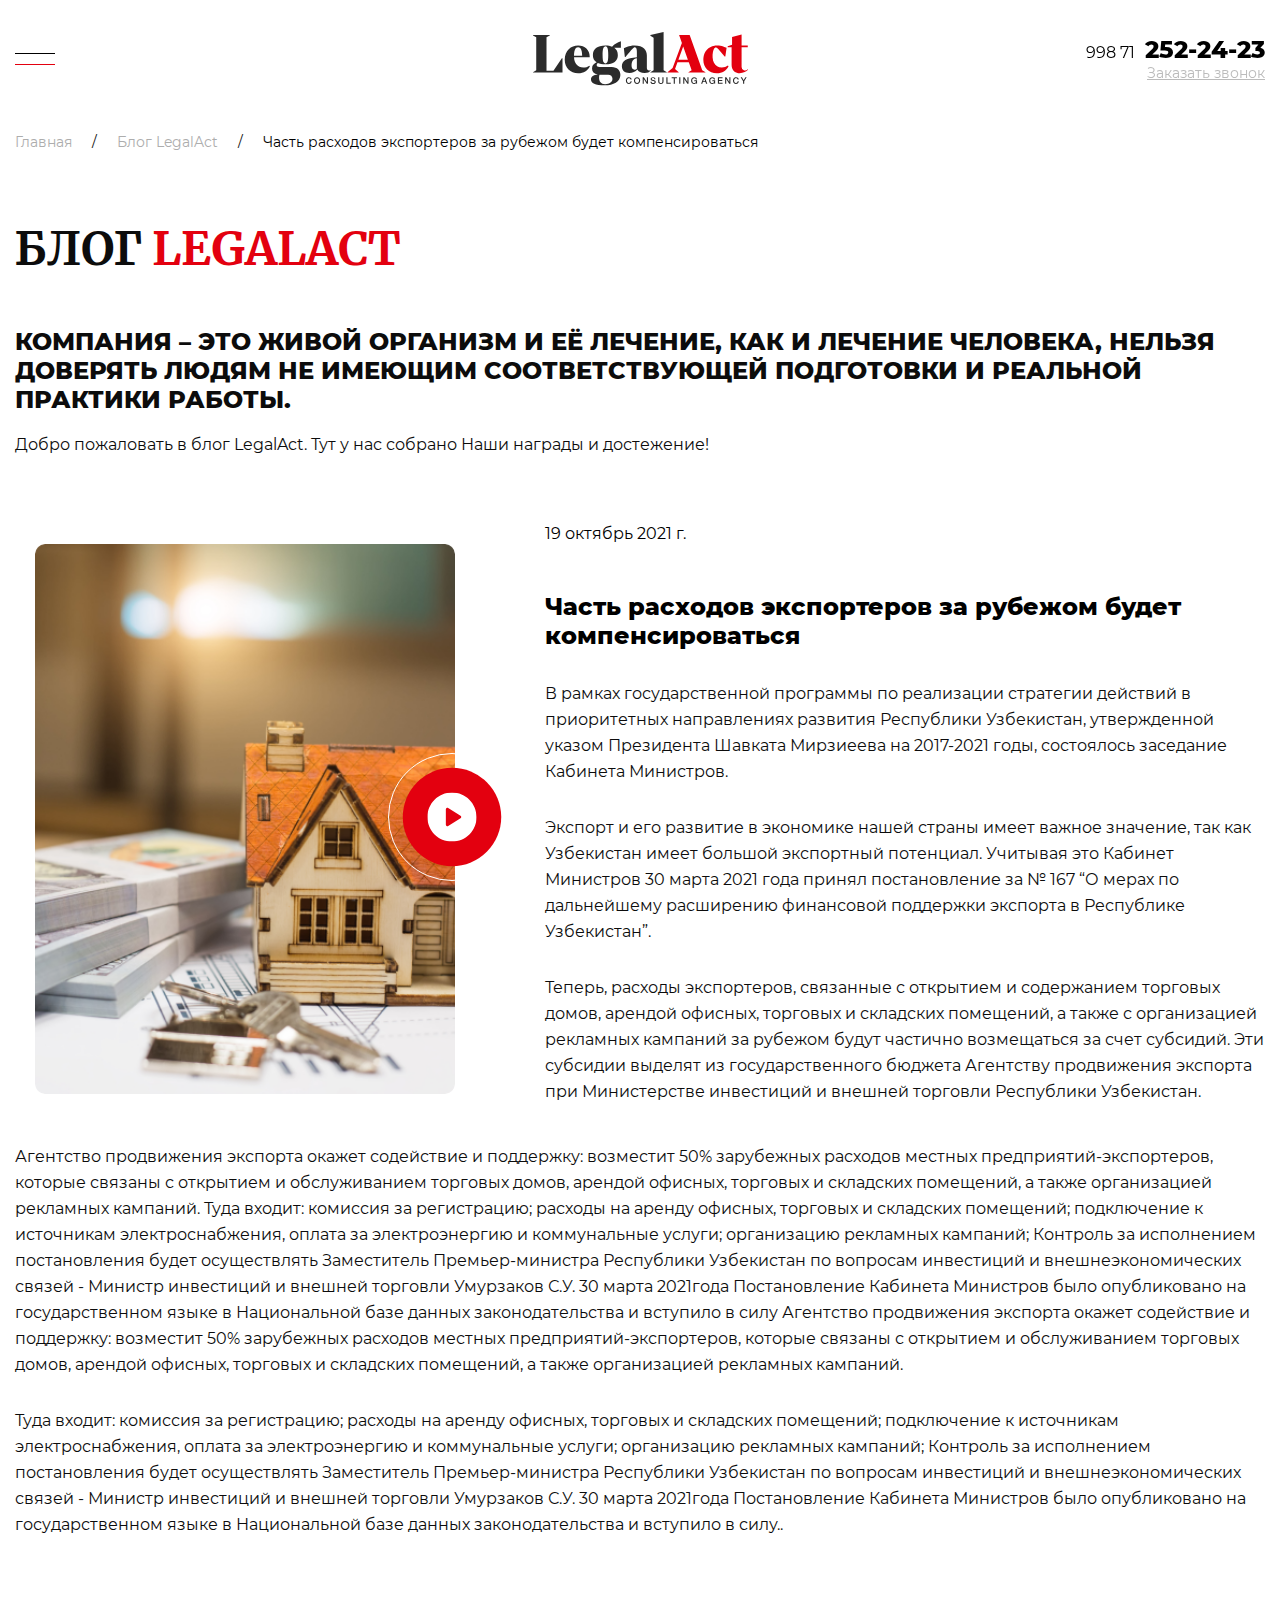
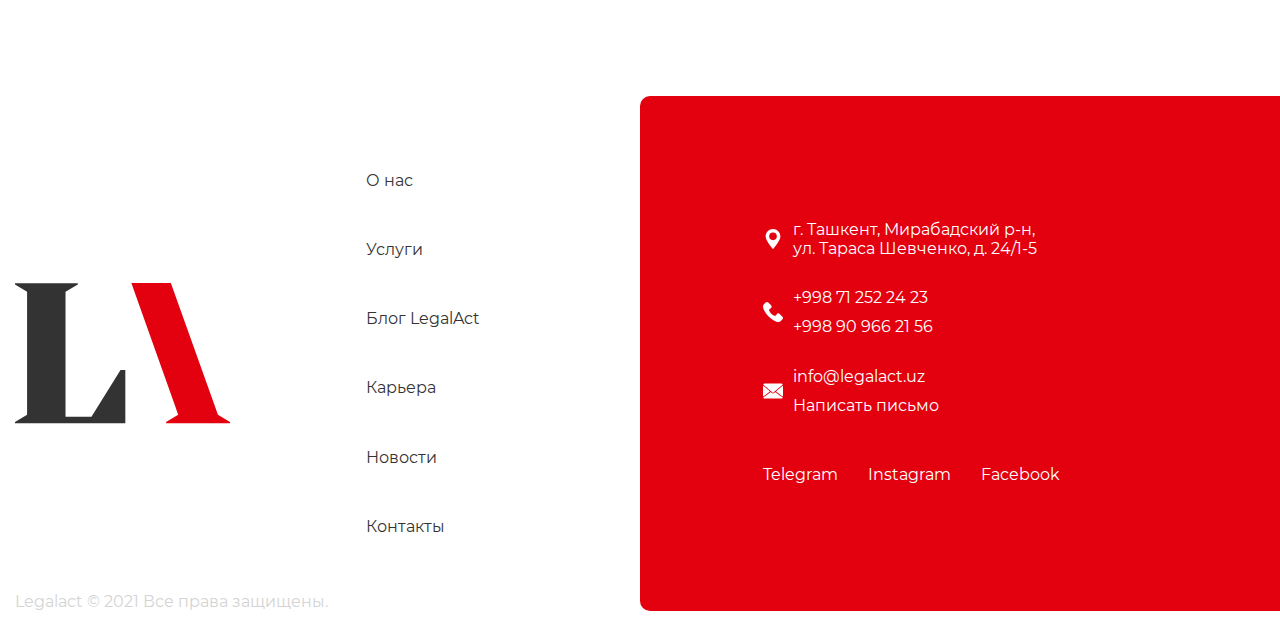
<file: blog-page.html>
<!DOCTYPE html>
<html lang="ru">
<head>
  <meta charset="UTF-8">
  <meta http-equiv="X-UA-Compatible" content="IE=edge">
  <meta name="viewport" content="width=device-width, initial-scale=1.0">
  <!-- FAVICON -->
  <link rel="icon" href="./img/favicon.jpg">
  <!-- SLICK SLIDER CSS -->
  <link rel="stylesheet" href="./css/slick.min.css">
  <link rel="stylesheet" href="./css/slick.min.css.map">
  <!-- ANIMATE CSS -->
  <link rel="stylesheet" href="./css/animate.min.css">
  <!-- MAIN STYLES -->
  <link rel="stylesheet" href="./css/style.min.css">
  <title>LegalAct</title>
</head>
<body>
  <!-- page -->
  <div class="page">
    <div class="news-page blog-page header">
      <div class="header-menu-top">
  <div class="container">
    <ul class="header-menu">
      <li class="header-menu__list">
        <a href="#" class="header-menu__burger">
            <span></span>
            <span></span>
        </a>
      </li>
      <li class="header-menu__list">
        <a href="/" class="header-menu__logo"><img src="./img/logo.svg" alt="logo"></a>
      </li>
      <li class="header-menu__list">
        <div class="header-menu__phone"><span>998 71</span>252-24-23</div>
        <a class="header-menu__call" href="#">Заказать звонок</a>
      </li>
    </ul>
  </div>
</div>
      <div class="menu">
  <div class="container">
    <div class="menu-top">
      <div class="menu-top__inner">
        <div class="menu-top__title">Меню сайта</div>
        <div class="menu-top__lang">
          <a href="#" class="lang-active">RU</a>
          <span>/</span>
          <a href="#">EN</a>
          <span>/</span>
          <a href="#">UZ</a>
        </div>
      </div>
      
      <a href="faq.html" class="btn btn-transparent menu-btn">Часто задаваемые вопросы</a>
      <a href="resume.html" class="btn initial">Форма для резюме</a>
      <div class="footer-right__social menu-top__social">
        <a href="#">Telegram</a>
        <a href="#">Instagram</a>
        <a href="#">Facebook</a>
      </div>
      <a href="#" class="menu-top__close">
        <span></span>
        <span></span>
      </a>
    </div>
    <ul class="menu-nav">
      <li class="menu-nav__list">
        <a href="about.html" class="menu-nav__link ">О нас</a>
      </li>
      <li class="menu-nav__list">
        <a href="service.html" class="menu-nav__link">Услуги</a>
        <div class="menu-nav__slider_wrapper">
          <div class="menu-nav__slider" id="menu-slider">
            <div>
              <ul class="menu-item">
                <li class="menu-item__list">
                  <a href="#" class="menu-item__link">Link 2</a>
                </li>
                <li class="menu-item__list">
                  <a href="#" class="menu-item__link">Регистрация компании в Республике Узбекистан</a>
                </li>
                <li class="menu-item__list">
                  <a href="#" class="menu-item__link">Разрешение на привлечение иностранной рабочей силы в Узбекистане</a>
                </li>
                <li class="menu-item__list">
                  <a href="#" class="menu-item__link">Изменение фирменного наименования предприятия</a>
                </li>
                <li class="menu-item__list">
                  <a href="#" class="menu-item__link">Разработка логотипа, фирменного стиля, визиток</a>
                </li>
                <li class="menu-item__list">
                  <a href="#" class="menu-item__link">Аккредитация представительств в Узбекистане</a>
                </li>
                <li class="menu-item__list">
                  <a href="#" class="menu-item__link">Реорганизация в форме преобразования</a>
                </li>
                <li class="menu-item__list">
                  <a href="#" class="menu-item__link">Реорганизация в форме слияния</a>
                </li>
                <li class="menu-item__list">
                  <a href="#" class="menu-item__link">Изменение фирменного наименования предприятия</a>
                </li>
              </ul>
            </div>
            <div>
              <ul class="menu-item">
                <li class="menu-item__list">
                  <a href="#" class="menu-item__link">Бухгалтерское сопровождение в Узбекистане</a>
                </li>
                
                <li class="menu-item__list">
                  <a href="#" class="menu-item__link">Регистрация компании в Республике Узбекистан</a>
                </li>
                <li class="menu-item__list">
                  <a href="#" class="menu-item__link">Разрешение на привлечение иностранной рабочей силы в Узбекистане</a>
                </li>
                
                <li class="menu-item__list">
                  <a href="#" class="menu-item__link">Изменения размера Уставного фонда предприятия (уменьшение/увеличение)</a>
                </li>
                
                <li class="menu-item__list">
                  <a href="#" class="menu-item__link">Разработка логотипа, фирменного стиля, визиток </a>
                </li>
                
                <li class="menu-item__list">
                  <a href="#" class="menu-item__link">Аккредитация представительств в Узбекистане</a>
                </li>
                
                <li class="menu-item__list">
                  <a href="#" class="menu-item__link">Разрешение на привлечение иностранной рабочей силы в Узбекистане</a>
                </li>
              
                <li class="menu-item__list">
                  <a href="#" class="menu-item__link">Реорганизация в форме преобразования</a>
                </li>
                
                <li class="menu-item__list">
                  <a href="#" class="menu-item__link">Реорганизация в форме слияния</a>
                </li>
              </ul>
            </div>
          </div>
        </div>
      </li>
      <li class="menu-nav__list">
        <a href="career.html" class="menu-nav__link">Карьера</a>
      </li>
      <li class="menu-nav__list">
        <a href="blog.html" class="menu-nav__link">Блог LegalAct</a>
      </li>
      <li class="menu-nav__list">
        <a href="news.html" class="menu-nav__link">Новости</a>
      </li>
      <li class="menu-nav__list">
        <a href="contact.html" class="menu-nav__link">Контакты</a>
      </li>
    </ul>
    <div class="menu-item__wrapper animate__animated menu-active__links animate__slideInUp">
      <ul class="menu-item">
        <li class="menu-item__list">
          <a href="#" class="menu-item__link">Link 2</a>
        </li>
        <li class="menu-item__list">
          <a href="#" class="menu-item__link">Регистрация компании в Республике Узбекистан</a>
        </li>
        <li class="menu-item__list">
          <a href="#" class="menu-item__link">Разрешение на привлечение иностранной рабочей силы в Узбекистане</a>
        </li>
        <li class="menu-item__list">
          <a href="#" class="menu-item__link">Изменение фирменного наименования предприятия</a>
        </li>
        <li class="menu-item__list">
          <a href="#" class="menu-item__link">Разработка логотипа, фирменного стиля, визиток</a>
        </li>
        <li class="menu-item__list">
          <a href="#" class="menu-item__link">Аккредитация представительств в Узбекистане</a>
        </li>
        <li class="menu-item__list">
          <a href="#" class="menu-item__link">Реорганизация в форме преобразования</a>
        </li>
        <li class="menu-item__list">
          <a href="#" class="menu-item__link">Реорганизация в форме слияния</a>
        </li>
        <li class="menu-item__list">
          <a href="#" class="menu-item__link">Изменение фирменного наименования предприятия</a>
        </li>
      </ul>
      <ul class="menu-item">
        <li class="menu-item__list">
          <a href="#" class="menu-item__link">Бухгалтерское сопровождение в Узбекистане</a>
        </li>
        
        <li class="menu-item__list">
          <a href="#" class="menu-item__link">Регистрация компании в Республике Узбекистан</a>
        </li>
        <li class="menu-item__list">
          <a href="#" class="menu-item__link">Разрешение на привлечение иностранной рабочей силы в Узбекистане</a>
        </li>
        
        <li class="menu-item__list">
          <a href="#" class="menu-item__link">Изменения размера Уставного фонда предприятия (уменьшение/увеличение)</a>
        </li>
        
        <li class="menu-item__list">
          <a href="#" class="menu-item__link">Разработка логотипа, фирменного стиля, визиток </a>
        </li>
        
        <li class="menu-item__list">
          <a href="#" class="menu-item__link">Аккредитация представительств в Узбекистане</a>
        </li>
        
        <li class="menu-item__list">
          <a href="#" class="menu-item__link">Разрешение на привлечение иностранной рабочей силы в Узбекистане</a>
        </li>
      
        <li class="menu-item__list">
          <a href="#" class="menu-item__link">Реорганизация в форме преобразования</a>
        </li>
        
        <li class="menu-item__list">
          <a href="#" class="menu-item__link">Реорганизация в форме слияния</a>
        </li>
      </ul>
    </div>
    <div class="footer-right__social menu-top__social_hidden">
      <a href="#">Telegram</a>
      <a href="#">Instagram</a>
      <a href="#">Facebook</a>
    </div>
  </div>
</div>
      <div class="container">
        <div class="breadcrumbs">
          <a href="/" class="breadcrumbs-link">Главная</a>
          <span>/</span>
          <a href="/blog.html" class="breadcrumbs-link">Блог LegalAct</a>
          <span>/</span>
          <a href="/news-page.html" class="breadcrumbs-link breadcrumbs-link__active">Часть расходов экспортеров за рубежом будет компенсироваться</a>
        </div>
        <div class="title">
          <h1>Блог<span> LegalAct</span></h1>
        </div>
        <div class="blog-main__subtitle">
          Компания – это живой организм и её лечение, как и лечение человека, нельзя доверять людям не имеющим соответствующей подготовки и реальной практики работы.
        </div>
        <div class="blog-main__text">
          Добро пожаловать в блог LegalAct. Тут у нас собрано Наши награды и достежение!
        </div>
        <div class="news-page__outer">
          <div class="news-page__wrapper blog-page__wrapper">
            <div class="blog-content__media">
              <img src="./img/blog-img.png" alt="blog-img" class="blog-content__img">
              <a href="#" class="blog-content__play">
                <svg width="128" height="128" viewbox="0 0 128 128" fill="none" xmlns="http://www.w3.org/2000/svg">
                  <circle cx="64" cy="64" r="63.5" stroke="white"/>
                  <circle cx="63.9998" cy="64.0001" r="49.2308" fill="#E3000F"/>
                  <g clip-path="url(#clip0_49_268)">
                  <path d="M64.0002 39.3845C50.4056 39.3845 39.3848 50.4052 39.3848 63.9999C39.3848 77.5946 50.4056 88.6153 64.0002 88.6153C77.5947 88.6153 88.6155 77.5946 88.6155 63.9999C88.6155 50.4052 77.5947 39.3845 64.0002 39.3845ZM72.5078 65.3047L60.2001 72.997C59.9511 73.1525 59.6679 73.2307 59.3848 73.2307C59.1282 73.2307 58.8713 73.1668 58.6388 73.0376C58.1498 72.7664 57.8463 72.2518 57.8463 71.6922V56.3076C57.8463 55.748 58.1498 55.2334 58.6388 54.9622C59.1278 54.6895 59.7258 54.7061 60.2001 55.0028L72.5078 62.6951C72.9575 62.9768 73.2309 63.4696 73.2309 63.9999C73.2309 64.5302 72.9575 65.0231 72.5078 65.3047Z" fill="white"/>
                  </g>
                  <defs>
                  <clippath id="clip0_49_268">
                  <rect width="49.2308" height="49.2308" fill="white" transform="translate(39.3848 39.3845)"/>
                  </clippath>
                  </defs>
                  </svg>
              </a>
            </div>
            <div class="news-page__content">
              <div class="news-main__data">19 октябрь 2021 г.</div>
              <div class="news-page__title">
                Часть расходов экспортеров за рубежом будет компенсироваться
              </div>
              <p class="news-page__text">
                В рамках государственной программы по реализации стратегии действий в приоритетных направлениях развития Республики Узбекистан, утвержденной указом Президента Шавката Мирзиеева на 2017-2021 годы, состоялось заседание Кабинета Министров.
              </p>
              <p class="news-page__text">
                Экспорт и его развитие в экономике нашей страны имеет важное значение, так как Узбекистан имеет большой экспортный потенциал. Учитывая это Кабинет Министров 30 марта 2021 года принял постановление за № 167 “О мерах по дальнейшему расширению финансовой поддержки экспорта в Республике Узбекистан”.
              </p>
              <p class="news-page__text">
                Теперь, расходы экспортеров, связанные с открытием и содержанием торговых домов, арендой офисных, торговых и складских помещений, а также с организацией рекламных кампаний за рубежом будут частично возмещаться за счет субсидий. Эти субсидии выделят из государственного бюджета Агентству продвижения экспорта при Министерстве инвестиций и внешней торговли Республики Узбекистан.
              </p>
            </div>
          </div>
          <p class="news-page__text">
            Агентство продвижения экспорта окажет содействие и поддержку: возместит 50% зарубежных расходов местных предприятий-экспортеров, которые связаны с открытием и обслуживанием торговых домов, арендой офисных, торговых и складских помещений, а также организацией рекламных кампаний. Туда входит: комиссия за регистрацию; расходы на аренду офисных, торговых и складских помещений; подключение к источникам электроснабжения, оплата за электроэнергию и коммунальные услуги; организацию рекламных кампаний; Контроль за исполнением постановления будет осуществлять Заместитель Премьер-министра Республики Узбекистан по вопросам инвестиций и внешнеэкономических связей - Министр инвестиций и внешней торговли Умурзаков С.У. 30 марта 2021года Постановление Кабинета Министров было опубликовано на государственном языке в Национальной базе данных законодательства и вступило в силу Агентство продвижения экспорта окажет содействие и поддержку: возместит 50% зарубежных расходов местных предприятий-экспортеров, которые связаны с открытием и обслуживанием торговых домов, арендой офисных, торговых и складских помещений, а также организацией рекламных кампаний.
          </p>
          <p class="news-page__text">
            Туда входит: комиссия за регистрацию; расходы на аренду офисных, торговых и складских помещений; подключение к источникам электроснабжения, оплата за электроэнергию и коммунальные услуги; организацию рекламных кампаний; Контроль за исполнением постановления будет осуществлять Заместитель Премьер-министра Республики Узбекистан по вопросам инвестиций и внешнеэкономических связей - Министр инвестиций и внешней торговли Умурзаков С.У. 30 марта 2021года Постановление Кабинета Министров было опубликовано на государственном языке в Национальной базе данных законодательства и вступило в силу..
          </p>
        </div>
      </div>
    </div>
    
        <!-- FOOTER -->
    <footer class="footer">
      <div class="container">
        <div class="footer-wrapper">
          <div class="footer-left">
            <div class="footer-left__inner">
              <a href="/"><img src="./img/footer-logo.svg" alt="footer-logo" class="footer-left__logo"></a>
              <ul class="footer-left__menu">
                <li class="footer-left__list">
                  <a href="about.html" class="footer-left__link">О нас</a>
                </li>
                <li class="footer-left__list">
                  <a href="service.html" class="footer-left__link">Услуги</a>
                </li>
                <li class="footer-left__list">
                  <a href="blog.html" class="footer-left__link">Блог LegalAct</a>
                </li>
                <li class="footer-left__list">
                  <a href="career.html" class="footer-left__link">Карьера</a>
                </li>
                <li class="footer-left__list">
                  <a href="news.html" class="footer-left__link">Новости</a>
                </li>
                <li class="footer-left__list">
                  <a href="contact.html" class="footer-left__link">Контакты</a>
                </li>
              </ul>
            </div>
            <div class="footer-left__copy">
              Legalact © 2021 Все права защищены. 
            </div>
          </div>
          <div class="footer-right">
            <ul class="footer-right__contact">
              <li class="footer-right__list">
                <img class="footer-right__icon" src="./img/icons/location.svg" alt="location">
                <div class="footer-right__inner">
                  <div class="footer-right__text">
                    г. Ташкент, Мирабадский р-н,  <br>
                    ул. Тараса Шевченко, д. 24/1-5 
                  </div>
                </div>
              </li>
              <li class="footer-right__list">
                <img class="footer-right__icon" src="./img/icons/phone.svg" alt="phone">
                <div class="footer-right__inner">
                  <a href="tel:+998712522423" class="footer-right__text">
                    +998 71 252 24 23  
                  </a>
                  <a href="tel:+998909662156" class="footer-right__text">
                    +998 90 966 21 56 
                  </a>
                </div>
              </li>
              <li class="footer-right__list">
                <img class="footer-right__icon" src="./img/icons/mail.svg" alt="mail">
                <div class="footer-right__inner">
                  <a href="mailto:info@legalact.uz" class="footer-right__text">
                    info@legalact.uz 
                  </a>
                  <a href="#" class="footer-right__text hover-text-underline">
                    Написать письмо
                  </a>
                </div>
              </li>
            </ul>
            <div class="footer-right__social">
              <a href="#">Telegram</a>
              <a href="#">Instagram</a>
              <a href="#">Facebook</a>
            </div>
            <div class="footer-right__copy">
              Legalact © 2021 Все права защищены. 
            </div>
          </div>
        </div>
      </div>
    </footer>

    <!-- OVERLAYS -->
    <div class="light-overlay"></div>
    <div class="overlay"></div>
    
    <!-- MODAL -->
    <div class="modal-video">
      <div class="modal-close">
        <span></span>
        <span></span>
      </div>
      <div class="modal-content"></div>
    </div>
    
  </div><!-- end-page -->
  
    <!-- SCRIPTS -->
    <script src="./js/jquery-3.6.0.min.js"></script>
    <script src="./js/waypoints.min.js"></script>
    <script src="./js/jquery.counterup.js"></script>
    <script src="./js/wow.min.js"></script>
    <script src="./js/slick.min.js"></script>
    <script src="./js/script.min.js"></script>
</body>
</html>
</file>
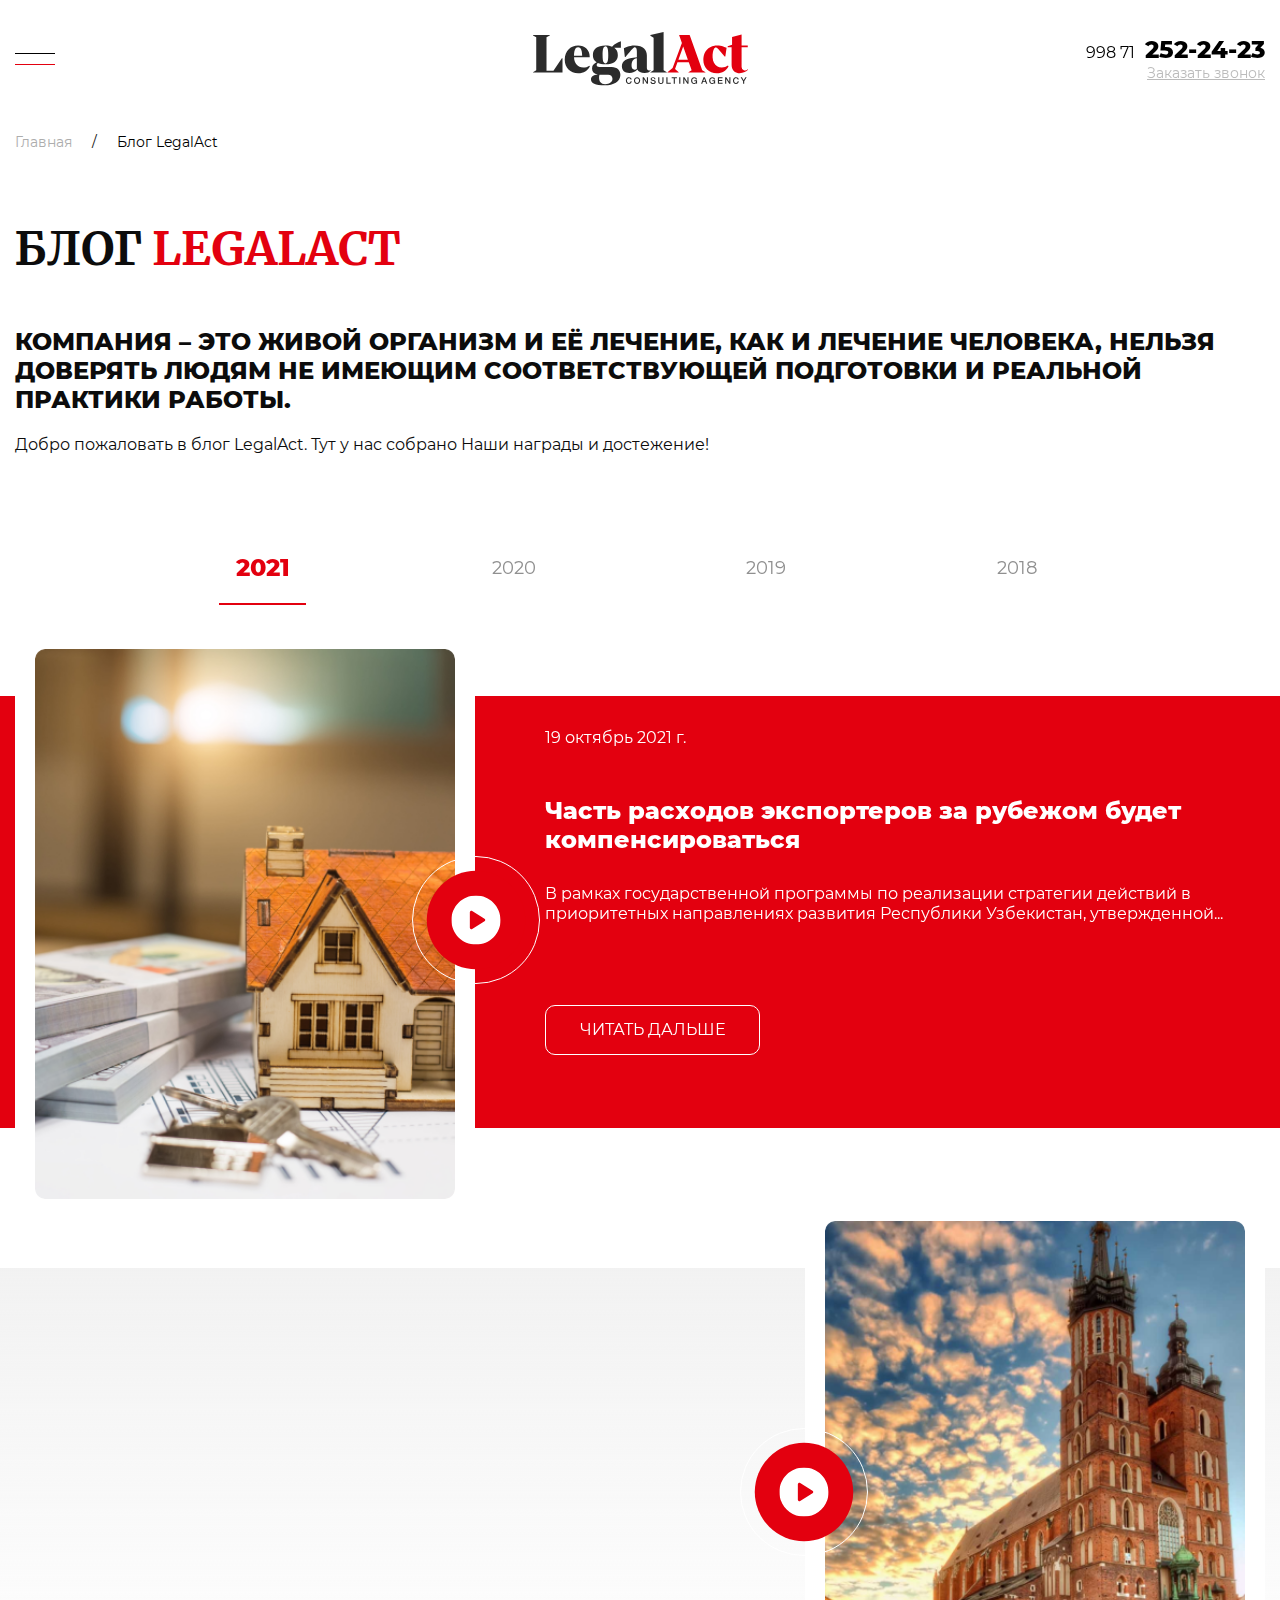
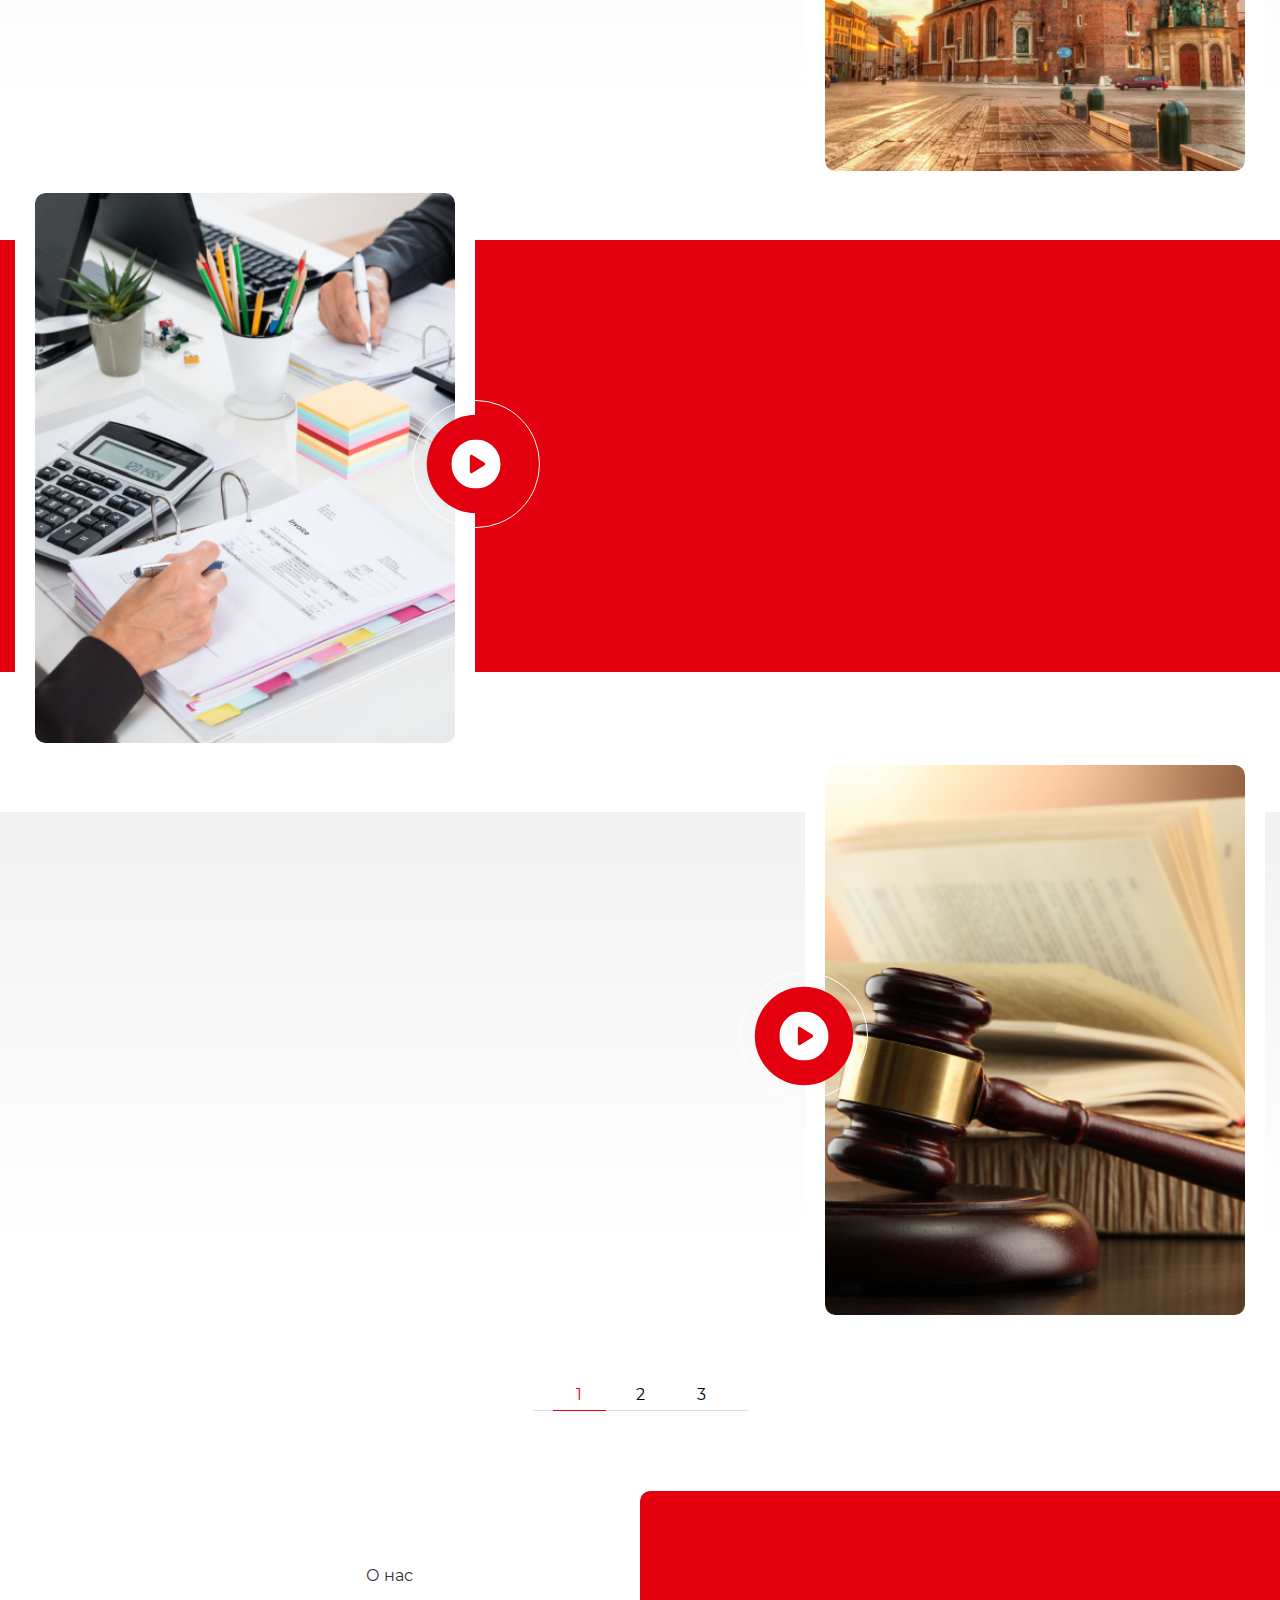
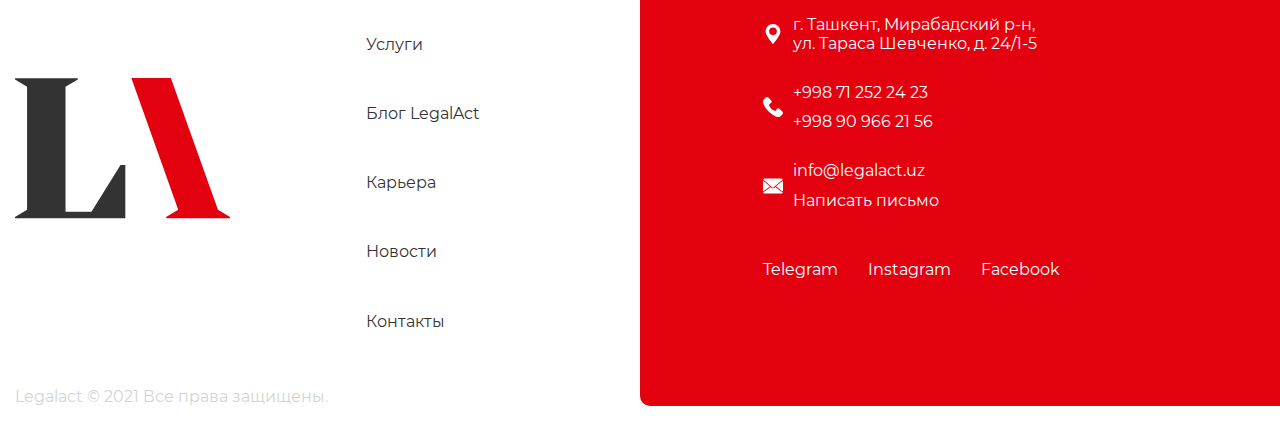
<file: blog.html>
<!DOCTYPE html>
<html lang="ru">
<head>
  <meta charset="UTF-8">
  <meta http-equiv="X-UA-Compatible" content="IE=edge">
  <meta name="viewport" content="width=device-width, initial-scale=1.0">
  <!-- FAVICON -->
  <link rel="icon" href="./img/favicon.jpg">
  <!-- SLICK SLIDER CSS -->
  <link rel="stylesheet" href="./css/slick.min.css">
  <link rel="stylesheet" href="./css/slick.min.css.map">
  <!-- ANIMATE CSS -->
  <link rel="stylesheet" href="./css/animate.min.css">
  <!-- MAIN STYLES -->
  <link rel="stylesheet" href="./css/style.min.css">
  <title>LegalAct</title>
</head>
<body>
  <!-- page -->
  <div class="page">
    <section class="blog-main header">
      <div class="header-menu-top">
  <div class="container">
    <ul class="header-menu">
      <li class="header-menu__list">
        <a href="#" class="header-menu__burger">
            <span></span>
            <span></span>
        </a>
      </li>
      <li class="header-menu__list">
        <a href="/" class="header-menu__logo"><img src="./img/logo.svg" alt="logo"></a>
      </li>
      <li class="header-menu__list">
        <div class="header-menu__phone"><span>998 71</span>252-24-23</div>
        <a class="header-menu__call" href="#">Заказать звонок</a>
      </li>
    </ul>
  </div>
</div>
      <div class="menu">
  <div class="container">
    <div class="menu-top">
      <div class="menu-top__inner">
        <div class="menu-top__title">Меню сайта</div>
        <div class="menu-top__lang">
          <a href="#" class="lang-active">RU</a>
          <span>/</span>
          <a href="#">EN</a>
          <span>/</span>
          <a href="#">UZ</a>
        </div>
      </div>
      
      <a href="faq.html" class="btn btn-transparent menu-btn">Часто задаваемые вопросы</a>
      <a href="resume.html" class="btn initial">Форма для резюме</a>
      <div class="footer-right__social menu-top__social">
        <a href="#">Telegram</a>
        <a href="#">Instagram</a>
        <a href="#">Facebook</a>
      </div>
      <a href="#" class="menu-top__close">
        <span></span>
        <span></span>
      </a>
    </div>
    <ul class="menu-nav">
      <li class="menu-nav__list">
        <a href="about.html" class="menu-nav__link ">О нас</a>
      </li>
      <li class="menu-nav__list">
        <a href="service.html" class="menu-nav__link">Услуги</a>
        <div class="menu-nav__slider_wrapper">
          <div class="menu-nav__slider" id="menu-slider">
            <div>
              <ul class="menu-item">
                <li class="menu-item__list">
                  <a href="#" class="menu-item__link">Link 2</a>
                </li>
                <li class="menu-item__list">
                  <a href="#" class="menu-item__link">Регистрация компании в Республике Узбекистан</a>
                </li>
                <li class="menu-item__list">
                  <a href="#" class="menu-item__link">Разрешение на привлечение иностранной рабочей силы в Узбекистане</a>
                </li>
                <li class="menu-item__list">
                  <a href="#" class="menu-item__link">Изменение фирменного наименования предприятия</a>
                </li>
                <li class="menu-item__list">
                  <a href="#" class="menu-item__link">Разработка логотипа, фирменного стиля, визиток</a>
                </li>
                <li class="menu-item__list">
                  <a href="#" class="menu-item__link">Аккредитация представительств в Узбекистане</a>
                </li>
                <li class="menu-item__list">
                  <a href="#" class="menu-item__link">Реорганизация в форме преобразования</a>
                </li>
                <li class="menu-item__list">
                  <a href="#" class="menu-item__link">Реорганизация в форме слияния</a>
                </li>
                <li class="menu-item__list">
                  <a href="#" class="menu-item__link">Изменение фирменного наименования предприятия</a>
                </li>
              </ul>
            </div>
            <div>
              <ul class="menu-item">
                <li class="menu-item__list">
                  <a href="#" class="menu-item__link">Бухгалтерское сопровождение в Узбекистане</a>
                </li>
                
                <li class="menu-item__list">
                  <a href="#" class="menu-item__link">Регистрация компании в Республике Узбекистан</a>
                </li>
                <li class="menu-item__list">
                  <a href="#" class="menu-item__link">Разрешение на привлечение иностранной рабочей силы в Узбекистане</a>
                </li>
                
                <li class="menu-item__list">
                  <a href="#" class="menu-item__link">Изменения размера Уставного фонда предприятия (уменьшение/увеличение)</a>
                </li>
                
                <li class="menu-item__list">
                  <a href="#" class="menu-item__link">Разработка логотипа, фирменного стиля, визиток </a>
                </li>
                
                <li class="menu-item__list">
                  <a href="#" class="menu-item__link">Аккредитация представительств в Узбекистане</a>
                </li>
                
                <li class="menu-item__list">
                  <a href="#" class="menu-item__link">Разрешение на привлечение иностранной рабочей силы в Узбекистане</a>
                </li>
              
                <li class="menu-item__list">
                  <a href="#" class="menu-item__link">Реорганизация в форме преобразования</a>
                </li>
                
                <li class="menu-item__list">
                  <a href="#" class="menu-item__link">Реорганизация в форме слияния</a>
                </li>
              </ul>
            </div>
          </div>
        </div>
      </li>
      <li class="menu-nav__list">
        <a href="career.html" class="menu-nav__link">Карьера</a>
      </li>
      <li class="menu-nav__list">
        <a href="blog.html" class="menu-nav__link">Блог LegalAct</a>
      </li>
      <li class="menu-nav__list">
        <a href="news.html" class="menu-nav__link">Новости</a>
      </li>
      <li class="menu-nav__list">
        <a href="contact.html" class="menu-nav__link">Контакты</a>
      </li>
    </ul>
    <div class="menu-item__wrapper animate__animated menu-active__links animate__slideInUp">
      <ul class="menu-item">
        <li class="menu-item__list">
          <a href="#" class="menu-item__link">Link 2</a>
        </li>
        <li class="menu-item__list">
          <a href="#" class="menu-item__link">Регистрация компании в Республике Узбекистан</a>
        </li>
        <li class="menu-item__list">
          <a href="#" class="menu-item__link">Разрешение на привлечение иностранной рабочей силы в Узбекистане</a>
        </li>
        <li class="menu-item__list">
          <a href="#" class="menu-item__link">Изменение фирменного наименования предприятия</a>
        </li>
        <li class="menu-item__list">
          <a href="#" class="menu-item__link">Разработка логотипа, фирменного стиля, визиток</a>
        </li>
        <li class="menu-item__list">
          <a href="#" class="menu-item__link">Аккредитация представительств в Узбекистане</a>
        </li>
        <li class="menu-item__list">
          <a href="#" class="menu-item__link">Реорганизация в форме преобразования</a>
        </li>
        <li class="menu-item__list">
          <a href="#" class="menu-item__link">Реорганизация в форме слияния</a>
        </li>
        <li class="menu-item__list">
          <a href="#" class="menu-item__link">Изменение фирменного наименования предприятия</a>
        </li>
      </ul>
      <ul class="menu-item">
        <li class="menu-item__list">
          <a href="#" class="menu-item__link">Бухгалтерское сопровождение в Узбекистане</a>
        </li>
        
        <li class="menu-item__list">
          <a href="#" class="menu-item__link">Регистрация компании в Республике Узбекистан</a>
        </li>
        <li class="menu-item__list">
          <a href="#" class="menu-item__link">Разрешение на привлечение иностранной рабочей силы в Узбекистане</a>
        </li>
        
        <li class="menu-item__list">
          <a href="#" class="menu-item__link">Изменения размера Уставного фонда предприятия (уменьшение/увеличение)</a>
        </li>
        
        <li class="menu-item__list">
          <a href="#" class="menu-item__link">Разработка логотипа, фирменного стиля, визиток </a>
        </li>
        
        <li class="menu-item__list">
          <a href="#" class="menu-item__link">Аккредитация представительств в Узбекистане</a>
        </li>
        
        <li class="menu-item__list">
          <a href="#" class="menu-item__link">Разрешение на привлечение иностранной рабочей силы в Узбекистане</a>
        </li>
      
        <li class="menu-item__list">
          <a href="#" class="menu-item__link">Реорганизация в форме преобразования</a>
        </li>
        
        <li class="menu-item__list">
          <a href="#" class="menu-item__link">Реорганизация в форме слияния</a>
        </li>
      </ul>
    </div>
    <div class="footer-right__social menu-top__social_hidden">
      <a href="#">Telegram</a>
      <a href="#">Instagram</a>
      <a href="#">Facebook</a>
    </div>
  </div>
</div>
      <div class="container">
        <div class="breadcrumbs">
          <a href="/" class="breadcrumbs-link">Главная</a>
          <span>/</span>
          <a href="/blog.html" class="breadcrumbs-link breadcrumbs-link__active">Блог LegalAct</a>
        </div>
        <div class="title">
          <h1>Блог <span>LegalAct</span></h1>
        </div>
        <div class="blog-main__subtitle">
          Компания – это живой организм и её лечение, как и лечение человека, нельзя доверять людям не имеющим соответствующей подготовки и реальной практики работы.
        </div>
        <div class="blog-main__text">
          Добро пожаловать в блог LegalAct. Тут у нас собрано Наши награды и достежение!
        </div>
      </div>
    </section>
    
    <div class="blog blog-main">
      <div class="container">
        <div class="blog-top">
          <ul class="blog-top__menu">
            <li class="blog-top__list">
              <a href="#one" class="blog-top__link blog-active one">2021</a>
            </li>
            <li class="blog-top__list">
              <a href="#two" class="blog-top__link">2020</a>
            </li>
            <li class="blog-top__list">
              <a href="#three" class="blog-top__link">2019</a>
            </li>
            <li class="blog-top__list">
              <a href="#four" class="blog-top__link">2018</a>
            </li>
          </ul>
        </div>
      </div>
      <div class="blog-content">
        <div class="container">
          <div class="blog-content__wrapper blog-content-active" id="one">
            <div class="blog-content__media">
              <img src="./img/blog-img.png" alt="blog-img" class="blog-content__img">
              <a href="#" class="blog-content__play">
                <svg width="128" height="128" viewbox="0 0 128 128" fill="none" xmlns="http://www.w3.org/2000/svg">
                  <circle cx="64" cy="64" r="63.5" stroke="white"/>
                  <circle cx="63.9998" cy="64.0001" r="49.2308" fill="#E3000F"/>
                  <g clip-path="url(#clip01)">
                  <path d="M64.0002 39.3845C50.4056 39.3845 39.3848 50.4052 39.3848 63.9999C39.3848 77.5946 50.4056 88.6153 64.0002 88.6153C77.5947 88.6153 88.6155 77.5946 88.6155 63.9999C88.6155 50.4052 77.5947 39.3845 64.0002 39.3845ZM72.5078 65.3047L60.2001 72.997C59.9511 73.1525 59.6679 73.2307 59.3848 73.2307C59.1282 73.2307 58.8713 73.1668 58.6388 73.0376C58.1498 72.7664 57.8463 72.2518 57.8463 71.6922V56.3076C57.8463 55.748 58.1498 55.2334 58.6388 54.9622C59.1278 54.6895 59.7258 54.7061 60.2001 55.0028L72.5078 62.6951C72.9575 62.9768 73.2309 63.4696 73.2309 63.9999C73.2309 64.5302 72.9575 65.0231 72.5078 65.3047Z" fill="white"/>
                  </g>
                  <defs>
                  <clippath id="clip01">
                  <rect width="49.2308" height="49.2308" fill="white" transform="translate(39.3848 39.3845)"/>
                  </clippath>
                  </defs>
                  </svg>
              </a>
            </div>
            <div class="overflow-hidden">
              <div class="blog-content__info wow animate__animated animate__fadeInUp">
                <div class="blog-content__date">19 октябрь 2021 г.</div>
                <div class="blog-content__title">Часть расходов экспортеров за рубежом будет компенсироваться</div>
                <div class="blog-content__text">В рамках государственной программы по реализации стратегии действий в приоритетных направлениях развития Республики Узбекистан, утвержденной...</div>
                <div class="blog-content__btns">
                  <a href="blog-page.html" class="btn btn-white-border">читать дальше</a>
                </div>
              </div>
            </div>           
          </div>
          <div class="blog-content__wrapper" id="two">
            <div class="blog-content__media">
              <img src="./img/blog-img2.png" alt="blog-img2" class="blog-content__img">
              <a href="#" class="blog-content__play">
                <svg width="128" height="128" viewbox="0 0 128 128" fill="none" xmlns="http://www.w3.org/2000/svg">
                  <circle cx="64" cy="64" r="63.5" stroke="white"/>
                  <circle cx="63.9998" cy="64.0001" r="49.2308" fill="#E3000F"/>
                  <g clip-path="url(#clip02)">
                  <path d="M64.0002 39.3845C50.4056 39.3845 39.3848 50.4052 39.3848 63.9999C39.3848 77.5946 50.4056 88.6153 64.0002 88.6153C77.5947 88.6153 88.6155 77.5946 88.6155 63.9999C88.6155 50.4052 77.5947 39.3845 64.0002 39.3845ZM72.5078 65.3047L60.2001 72.997C59.9511 73.1525 59.6679 73.2307 59.3848 73.2307C59.1282 73.2307 58.8713 73.1668 58.6388 73.0376C58.1498 72.7664 57.8463 72.2518 57.8463 71.6922V56.3076C57.8463 55.748 58.1498 55.2334 58.6388 54.9622C59.1278 54.6895 59.7258 54.7061 60.2001 55.0028L72.5078 62.6951C72.9575 62.9768 73.2309 63.4696 73.2309 63.9999C73.2309 64.5302 72.9575 65.0231 72.5078 65.3047Z" fill="white"/>
                  </g>
                  <defs>
                  <clippath id="clip02">
                  <rect width="49.2308" height="49.2308" fill="white" transform="translate(39.3848 39.3845)"/>
                  </clippath>
                  </defs>
                  </svg>
              </a>
            </div>
            <div class="overflow-hidden">
              <div class="blog-content__info animate__animated">
                <div class="blog-content__date">19 октябрь 2020 г.</div>
                <div class="blog-content__title">Часть расходов экспортеров за рубежом будет компенсироваться</div>
                <div class="blog-content__text">В рамках государственной программы по реализации стратегии действий в приоритетных направлениях развития Республики Узбекистан, утвержденной...</div>
                <div class="blog-content__btns">
                  <a href="blog-page.html" class="btn btn-white-border">читать дальше</a>
                </div>
              </div>        
            </div>   
          </div>
          <div class="blog-content__wrapper" id="three">
            <div class="blog-content__media">
              <img src="./img/blog-img3.png" alt="blog-img3" class="blog-content__img">
              <a href="#" class="blog-content__play">
                <svg width="128" height="128" viewbox="0 0 128 128" fill="none" xmlns="http://www.w3.org/2000/svg">
                  <circle cx="64" cy="64" r="63.5" stroke="white"/>
                  <circle cx="63.9998" cy="64.0001" r="49.2308" fill="#E3000F"/>
                  <g clip-path="url(#clip03)">
                  <path d="M64.0002 39.3845C50.4056 39.3845 39.3848 50.4052 39.3848 63.9999C39.3848 77.5946 50.4056 88.6153 64.0002 88.6153C77.5947 88.6153 88.6155 77.5946 88.6155 63.9999C88.6155 50.4052 77.5947 39.3845 64.0002 39.3845ZM72.5078 65.3047L60.2001 72.997C59.9511 73.1525 59.6679 73.2307 59.3848 73.2307C59.1282 73.2307 58.8713 73.1668 58.6388 73.0376C58.1498 72.7664 57.8463 72.2518 57.8463 71.6922V56.3076C57.8463 55.748 58.1498 55.2334 58.6388 54.9622C59.1278 54.6895 59.7258 54.7061 60.2001 55.0028L72.5078 62.6951C72.9575 62.9768 73.2309 63.4696 73.2309 63.9999C73.2309 64.5302 72.9575 65.0231 72.5078 65.3047Z" fill="white"/>
                  </g>
                  <defs>
                  <clippath id="clip03">
                  <rect width="49.2308" height="49.2308" fill="white" transform="translate(39.3848 39.3845)"/>
                  </clippath>
                  </defs>
                  </svg>
              </a>
            </div>
            <div class="overflow-hidden">
              <div class="blog-content__info animate__animated">
                <div class="blog-content__date">19 октябрь 2019 г.</div>
                <div class="blog-content__title">Часть расходов экспортеров за рубежом будет компенсироваться</div>
                <div class="blog-content__text">В рамках государственной программы по реализации стратегии действий в приоритетных направлениях развития Республики Узбекистан, утвержденной...</div>
                <div class="blog-content__btns">
                  <a href="blog-page.html" class="btn btn-white-border">читать дальше</a>
                </div>
              </div>  
            </div>         
          </div>
          <div class="blog-content__wrapper" id="four">
            <div class="blog-content__media">
              <img src="./img/blog-img4.png" alt="blog-img4" class="blog-content__img">
              <a href="#" class="blog-content__play">
                <svg width="128" height="128" viewbox="0 0 128 128" fill="none" xmlns="http://www.w3.org/2000/svg">
                  <circle cx="64" cy="64" r="63.5" stroke="white"/>
                  <circle cx="63.9998" cy="64.0001" r="49.2308" fill="#E3000F"/>
                  <g clip-path="url(#clip04)">
                  <path d="M64.0002 39.3845C50.4056 39.3845 39.3848 50.4052 39.3848 63.9999C39.3848 77.5946 50.4056 88.6153 64.0002 88.6153C77.5947 88.6153 88.6155 77.5946 88.6155 63.9999C88.6155 50.4052 77.5947 39.3845 64.0002 39.3845ZM72.5078 65.3047L60.2001 72.997C59.9511 73.1525 59.6679 73.2307 59.3848 73.2307C59.1282 73.2307 58.8713 73.1668 58.6388 73.0376C58.1498 72.7664 57.8463 72.2518 57.8463 71.6922V56.3076C57.8463 55.748 58.1498 55.2334 58.6388 54.9622C59.1278 54.6895 59.7258 54.7061 60.2001 55.0028L72.5078 62.6951C72.9575 62.9768 73.2309 63.4696 73.2309 63.9999C73.2309 64.5302 72.9575 65.0231 72.5078 65.3047Z" fill="white"/>
                  </g>
                  <defs>
                  <clippath id="clip04">
                  <rect width="49.2308" height="49.2308" fill="white" transform="translate(39.3848 39.3845)"/>
                  </clippath>
                  </defs>
                  </svg>
              </a>
            </div>
            <div class="overflow-hidden">
              <div class="blog-content__info animate__animated">
                <div class="blog-content__date">19 октябрь 2018 г.</div>
                <div class="blog-content__title">Часть расходов экспортеров за рубежом будет компенсироваться</div>
                <div class="blog-content__text">В рамках государственной программы по реализации стратегии действий в приоритетных направлениях развития Республики Узбекистан, утвержденной...</div>
                <div class="blog-content__btns">
                  <a href="blog-page.html" class="btn btn-white-border">читать дальше</a>
                </div>
              </div>       
            </div>    
          </div>
        </div>
      </div>
    </div>
    
    <div class="blog blog-main">
      <div class="blog-content blog-gray">
        <div class="container">
          <div class="blog-content__wrapper blog-show">
            <div class="overflow-hidden">
              <div class="blog-content__info animate__animated animate__fadeInUp wow">
                <div class="blog-content__date">19 октябрь 2020 г.</div>
                <div class="blog-content__title">Часть расходов экспортеров за рубежом будет компенсироваться</div>
                <div class="blog-content__text">В рамках государственной программы по реализации стратегии действий в приоритетных направлениях развития Республики Узбекистан, утвержденной...</div>
                <div class="blog-content__btns">
                  <a href="blog-page.html" class="btn btn-white-border">читать дальше</a>
                </div>
              </div>        
            </div>   
            <div class="blog-content__media blog-media-revert">
              <img src="./img/blog-img2.png" alt="blog-img2" class="blog-content__img">
              <a href="#" class="blog-content__play">
                <svg width="128" height="128" viewbox="0 0 128 128" fill="none" xmlns="http://www.w3.org/2000/svg">
                  <circle cx="64" cy="64" r="63.5" stroke="white"/>
                  <circle cx="63.9998" cy="64.0001" r="49.2308" fill="#E3000F"/>
                  <g clip-path="url(#clip05)">
                  <path d="M64.0002 39.3845C50.4056 39.3845 39.3848 50.4052 39.3848 63.9999C39.3848 77.5946 50.4056 88.6153 64.0002 88.6153C77.5947 88.6153 88.6155 77.5946 88.6155 63.9999C88.6155 50.4052 77.5947 39.3845 64.0002 39.3845ZM72.5078 65.3047L60.2001 72.997C59.9511 73.1525 59.6679 73.2307 59.3848 73.2307C59.1282 73.2307 58.8713 73.1668 58.6388 73.0376C58.1498 72.7664 57.8463 72.2518 57.8463 71.6922V56.3076C57.8463 55.748 58.1498 55.2334 58.6388 54.9622C59.1278 54.6895 59.7258 54.7061 60.2001 55.0028L72.5078 62.6951C72.9575 62.9768 73.2309 63.4696 73.2309 63.9999C73.2309 64.5302 72.9575 65.0231 72.5078 65.3047Z" fill="white"/>
                  </g>
                  <defs>
                  <clippath id="clip05">
                  <rect width="49.2308" height="49.2308" fill="white" transform="translate(39.3848 39.3845)"/>
                  </clippath>
                  </defs>
                  </svg>
              </a>
            </div>
          </div>
        </div>
      </div>
    </div>
    
    <div class="blog blog-main">
      <div class="blog-content">
        <div class="container">
          <div class="blog-content__wrapper blog-show">
            <div class="blog-content__media">
              <img src="./img/blog-img3.png" alt="blog-img3" class="blog-content__img">
              <a href="#" class="blog-content__play">
                <svg width="128" height="128" viewbox="0 0 128 128" fill="none" xmlns="http://www.w3.org/2000/svg">
                  <circle cx="64" cy="64" r="63.5" stroke="white"/>
                  <circle cx="63.9998" cy="64.0001" r="49.2308" fill="#E3000F"/>
                  <g clip-path="url(#clip06)">
                  <path d="M64.0002 39.3845C50.4056 39.3845 39.3848 50.4052 39.3848 63.9999C39.3848 77.5946 50.4056 88.6153 64.0002 88.6153C77.5947 88.6153 88.6155 77.5946 88.6155 63.9999C88.6155 50.4052 77.5947 39.3845 64.0002 39.3845ZM72.5078 65.3047L60.2001 72.997C59.9511 73.1525 59.6679 73.2307 59.3848 73.2307C59.1282 73.2307 58.8713 73.1668 58.6388 73.0376C58.1498 72.7664 57.8463 72.2518 57.8463 71.6922V56.3076C57.8463 55.748 58.1498 55.2334 58.6388 54.9622C59.1278 54.6895 59.7258 54.7061 60.2001 55.0028L72.5078 62.6951C72.9575 62.9768 73.2309 63.4696 73.2309 63.9999C73.2309 64.5302 72.9575 65.0231 72.5078 65.3047Z" fill="white"/>
                  </g>
                  <defs>
                  <clippath id="clip06">
                  <rect width="49.2308" height="49.2308" fill="white" transform="translate(39.3848 39.3845)"/>
                  </clippath>
                  </defs>
                  </svg>
              </a>
            </div>
            <div class="overflow-hidden">
              <div class="blog-content__info animate__animated animate__fadeInUp wow">
                <div class="blog-content__date">19 октябрь 2020 г.</div>
                <div class="blog-content__title">Часть расходов экспортеров за рубежом будет компенсироваться</div>
                <div class="blog-content__text">В рамках государственной программы по реализации стратегии действий в приоритетных направлениях развития Республики Узбекистан, утвержденной...</div>
                <div class="blog-content__btns">
                  <a href="blog-page.html" class="btn btn-white-border">читать дальше</a>
                </div>
              </div>        
            </div>   
          </div>
        </div>
      </div>
    </div>
    
    <div class="blog blog-main">
      <div class="blog-content blog-gray">
        <div class="container">
          <div class="blog-content__wrapper blog-show">
            <div class="overflow-hidden">
              <div class="blog-content__info animate__animated animate__fadeInUp wow">
                <div class="blog-content__date">19 октябрь 2020 г.</div>
                <div class="blog-content__title">Часть расходов экспортеров за рубежом будет компенсироваться</div>
                <div class="blog-content__text">В рамках государственной программы по реализации стратегии действий в приоритетных направлениях развития Республики Узбекистан, утвержденной...</div>
                <div class="blog-content__btns">
                  <a href="blog-page.html" class="btn btn-white-border">читать дальше</a>
                </div>
              </div>        
            </div>   
            <div class="blog-content__media blog-media-revert">
              <img src="./img/blog-img4.png" alt="blog-img4" class="blog-content__img">
              <a href="#" class="blog-content__play">
                <svg width="128" height="128" viewbox="0 0 128 128" fill="none" xmlns="http://www.w3.org/2000/svg">
                  <circle cx="64" cy="64" r="63.5" stroke="white"/>
                  <circle cx="63.9998" cy="64.0001" r="49.2308" fill="#E3000F"/>
                  <g clip-path="url(#clip07)">
                  <path d="M64.0002 39.3845C50.4056 39.3845 39.3848 50.4052 39.3848 63.9999C39.3848 77.5946 50.4056 88.6153 64.0002 88.6153C77.5947 88.6153 88.6155 77.5946 88.6155 63.9999C88.6155 50.4052 77.5947 39.3845 64.0002 39.3845ZM72.5078 65.3047L60.2001 72.997C59.9511 73.1525 59.6679 73.2307 59.3848 73.2307C59.1282 73.2307 58.8713 73.1668 58.6388 73.0376C58.1498 72.7664 57.8463 72.2518 57.8463 71.6922V56.3076C57.8463 55.748 58.1498 55.2334 58.6388 54.9622C59.1278 54.6895 59.7258 54.7061 60.2001 55.0028L72.5078 62.6951C72.9575 62.9768 73.2309 63.4696 73.2309 63.9999C73.2309 64.5302 72.9575 65.0231 72.5078 65.3047Z" fill="white"/>
                  </g>
                  <defs>
                  <clippath id="clip07">
                  <rect width="49.2308" height="49.2308" fill="white" transform="translate(39.3848 39.3845)"/>
                  </clippath>
                  </defs>
                  </svg>
              </a>
            </div>
          </div>
        </div>
      </div>
    </div>
    
    <div class="news-main__pagination blog-pagination">
      <a href="#" class="news-main__paglink pag-active">1</a>
      <a href="#" class="news-main__paglink">2</a>
      <a href="#" class="news-main__paglink">3</a>
    </div>
    
    
        <!-- FOOTER -->
    <footer class="footer">
      <div class="container">
        <div class="footer-wrapper">
          <div class="footer-left">
            <div class="footer-left__inner">
              <a href="/"><img src="./img/footer-logo.svg" alt="footer-logo" class="footer-left__logo"></a>
              <ul class="footer-left__menu">
                <li class="footer-left__list">
                  <a href="about.html" class="footer-left__link">О нас</a>
                </li>
                <li class="footer-left__list">
                  <a href="service.html" class="footer-left__link">Услуги</a>
                </li>
                <li class="footer-left__list">
                  <a href="blog.html" class="footer-left__link">Блог LegalAct</a>
                </li>
                <li class="footer-left__list">
                  <a href="career.html" class="footer-left__link">Карьера</a>
                </li>
                <li class="footer-left__list">
                  <a href="news.html" class="footer-left__link">Новости</a>
                </li>
                <li class="footer-left__list">
                  <a href="contact.html" class="footer-left__link">Контакты</a>
                </li>
              </ul>
            </div>
            <div class="footer-left__copy">
              Legalact © 2021 Все права защищены. 
            </div>
          </div>
          <div class="footer-right">
            <ul class="footer-right__contact">
              <li class="footer-right__list">
                <img class="footer-right__icon" src="./img/icons/location.svg" alt="location">
                <div class="footer-right__inner">
                  <div class="footer-right__text">
                    г. Ташкент, Мирабадский р-н,  <br>
                    ул. Тараса Шевченко, д. 24/1-5 
                  </div>
                </div>
              </li>
              <li class="footer-right__list">
                <img class="footer-right__icon" src="./img/icons/phone.svg" alt="phone">
                <div class="footer-right__inner">
                  <a href="tel:+998712522423" class="footer-right__text">
                    +998 71 252 24 23  
                  </a>
                  <a href="tel:+998909662156" class="footer-right__text">
                    +998 90 966 21 56 
                  </a>
                </div>
              </li>
              <li class="footer-right__list">
                <img class="footer-right__icon" src="./img/icons/mail.svg" alt="mail">
                <div class="footer-right__inner">
                  <a href="mailto:info@legalact.uz" class="footer-right__text">
                    info@legalact.uz 
                  </a>
                  <a href="#" class="footer-right__text hover-text-underline">
                    Написать письмо
                  </a>
                </div>
              </li>
            </ul>
            <div class="footer-right__social">
              <a href="#">Telegram</a>
              <a href="#">Instagram</a>
              <a href="#">Facebook</a>
            </div>
            <div class="footer-right__copy">
              Legalact © 2021 Все права защищены. 
            </div>
          </div>
        </div>
      </div>
    </footer>
    
    <!-- OVERLAYS -->
    <div class="light-overlay"></div>
    <div class="overlay"></div>
    
    <!-- MODAL -->
    <div class="modal-video">
      <div class="modal-close">
        <span></span>
        <span></span>
      </div>
      <div class="modal-content"></div>
    </div>
    
  </div><!-- end-page -->
    
  <!-- SCRIPTS -->
  <script src="./js/jquery-3.6.0.min.js"></script>
  <script src="./js/waypoints.min.js"></script>
  <script src="./js/jquery.counterup.js"></script>
  <script src="./js/wow.min.js"></script>
  <script src="./js/slick.min.js"></script>
  <script src="./js/script.min.js"></script>
</body>
</html>
</file>
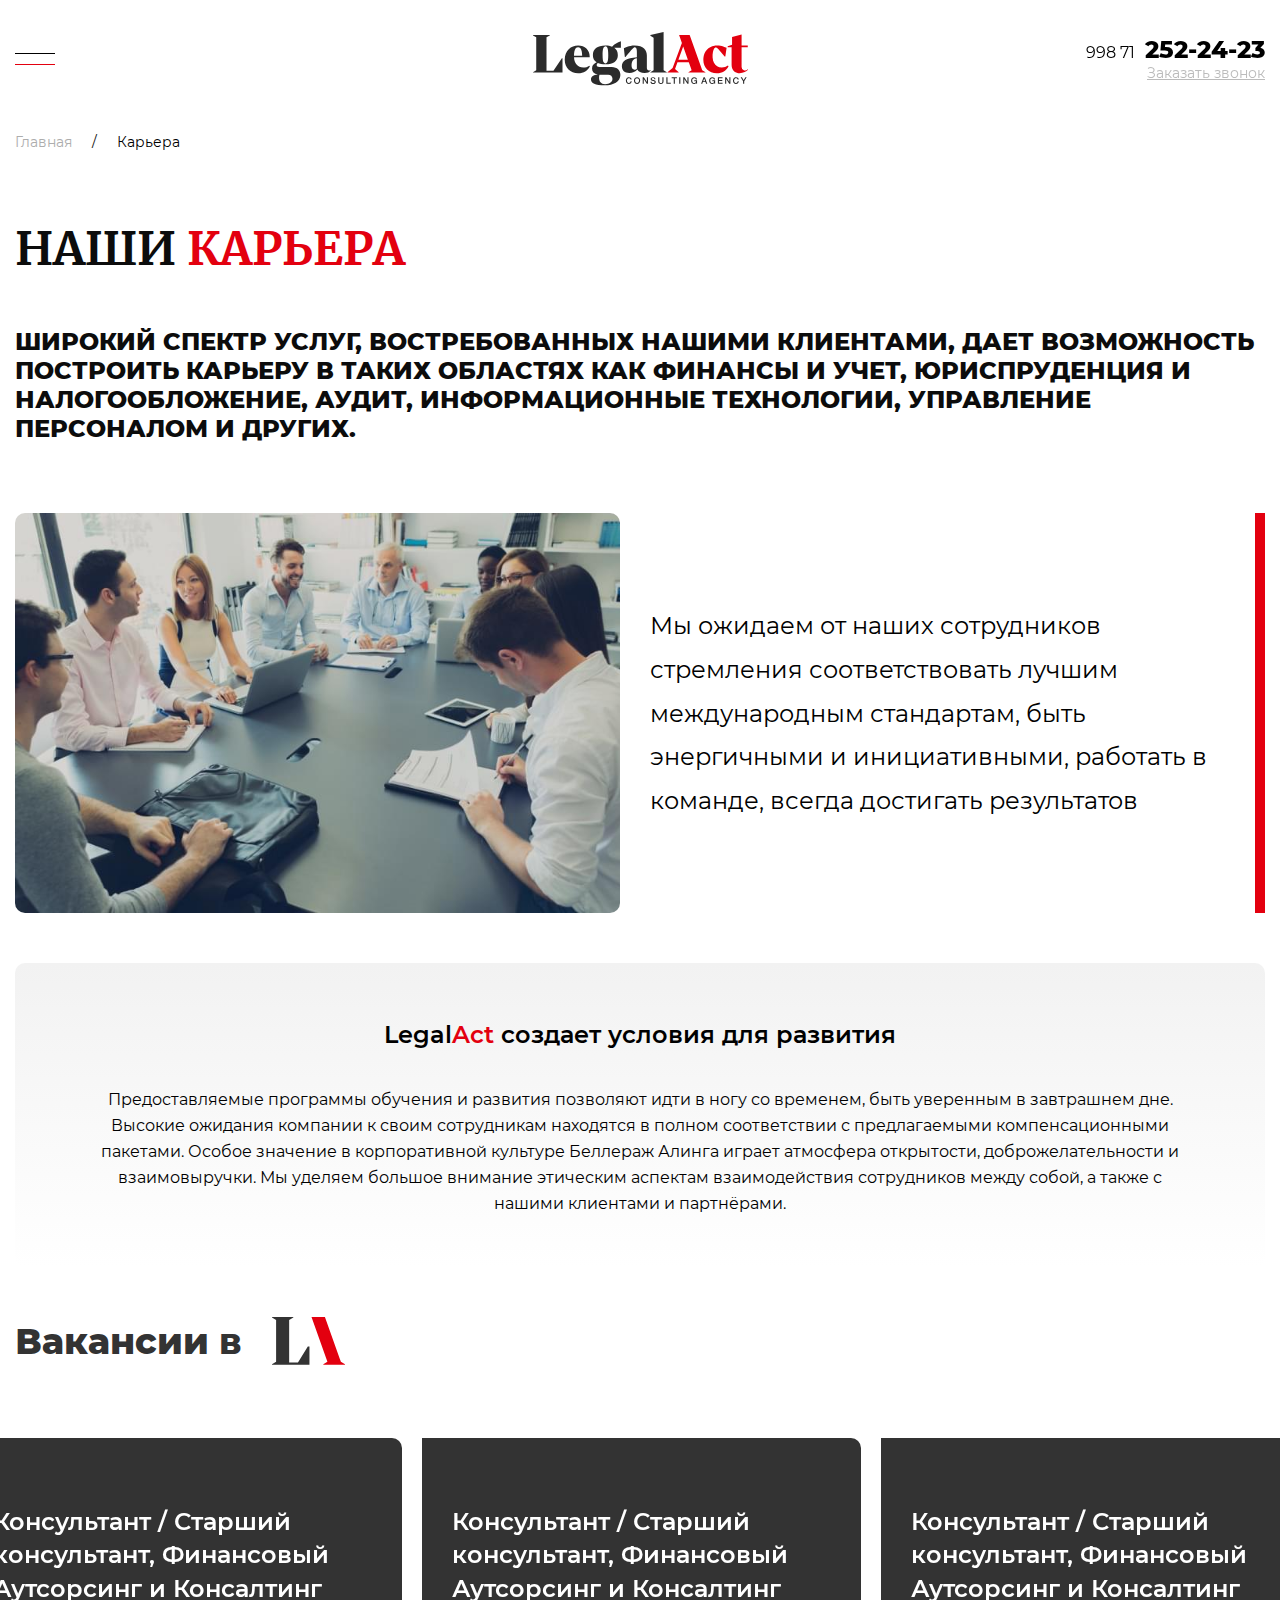
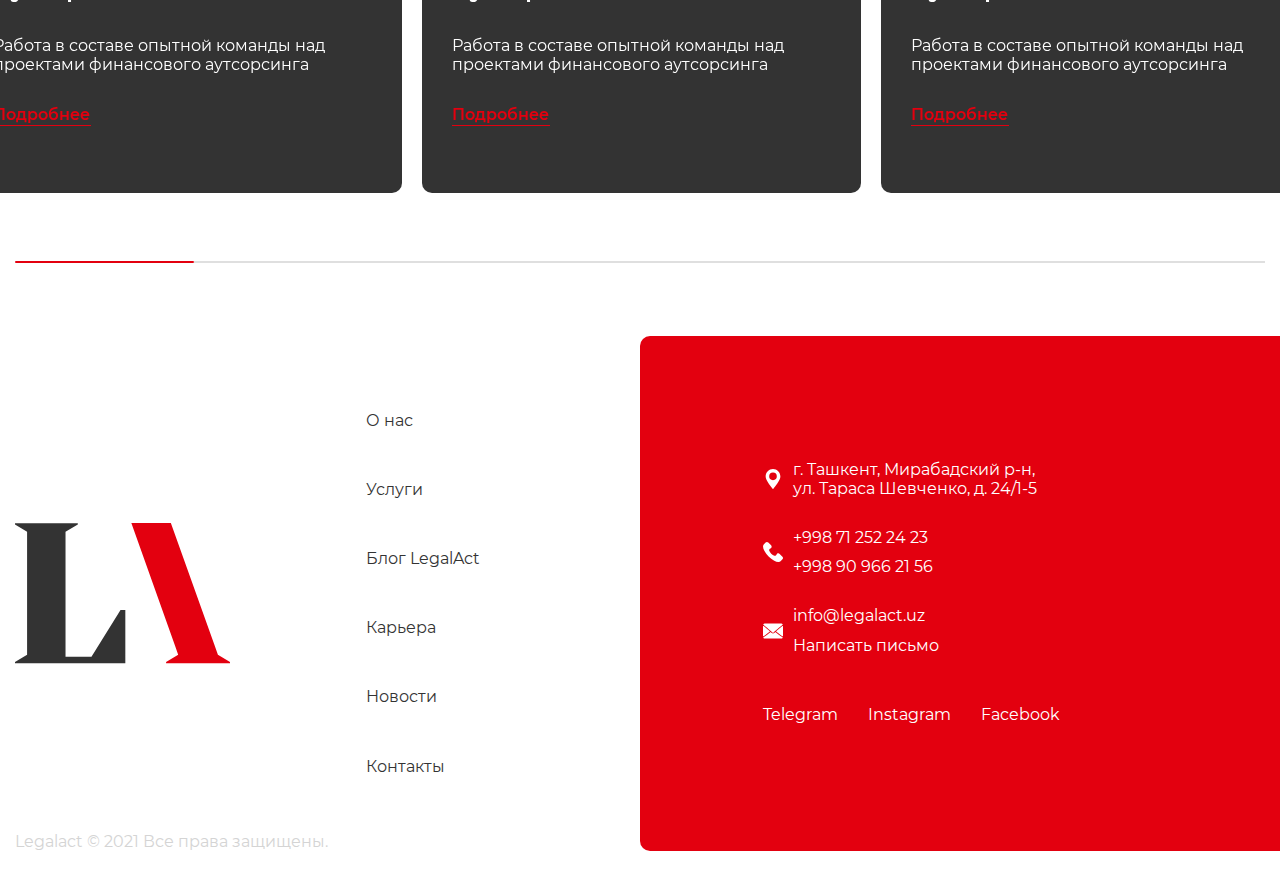
<file: career.html>
<!DOCTYPE html>
<html lang="ru">
<head>
  <meta charset="UTF-8">
  <meta http-equiv="X-UA-Compatible" content="IE=edge">
  <meta name="viewport" content="width=device-width, initial-scale=1.0">
  <!-- FAVICON -->
  <link rel="icon" href="./img/favicon.jpg">
  <!-- SLICK SLIDER CSS -->
  <link rel="stylesheet" href="./css/slick.min.css">
  <link rel="stylesheet" href="./css/slick.min.css.map">
  <!-- ANIMATE CSS -->
  <link rel="stylesheet" href="./css/animate.min.css">
  <!-- MAIN STYLES -->
  <link rel="stylesheet" href="./css/style.min.css">
  <title>LegalAct</title>
</head>
<body>
  <!-- page -->
  <div class="page">
    
    <div class="career header">
      <div class="header-menu-top">
  <div class="container">
    <ul class="header-menu">
      <li class="header-menu__list">
        <a href="#" class="header-menu__burger">
            <span></span>
            <span></span>
        </a>
      </li>
      <li class="header-menu__list">
        <a href="/" class="header-menu__logo"><img src="./img/logo.svg" alt="logo"></a>
      </li>
      <li class="header-menu__list">
        <div class="header-menu__phone"><span>998 71</span>252-24-23</div>
        <a class="header-menu__call" href="#">Заказать звонок</a>
      </li>
    </ul>
  </div>
</div>
      <div class="menu">
  <div class="container">
    <div class="menu-top">
      <div class="menu-top__inner">
        <div class="menu-top__title">Меню сайта</div>
        <div class="menu-top__lang">
          <a href="#" class="lang-active">RU</a>
          <span>/</span>
          <a href="#">EN</a>
          <span>/</span>
          <a href="#">UZ</a>
        </div>
      </div>
      
      <a href="faq.html" class="btn btn-transparent menu-btn">Часто задаваемые вопросы</a>
      <a href="resume.html" class="btn initial">Форма для резюме</a>
      <div class="footer-right__social menu-top__social">
        <a href="#">Telegram</a>
        <a href="#">Instagram</a>
        <a href="#">Facebook</a>
      </div>
      <a href="#" class="menu-top__close">
        <span></span>
        <span></span>
      </a>
    </div>
    <ul class="menu-nav">
      <li class="menu-nav__list">
        <a href="about.html" class="menu-nav__link ">О нас</a>
      </li>
      <li class="menu-nav__list">
        <a href="service.html" class="menu-nav__link">Услуги</a>
        <div class="menu-nav__slider_wrapper">
          <div class="menu-nav__slider" id="menu-slider">
            <div>
              <ul class="menu-item">
                <li class="menu-item__list">
                  <a href="#" class="menu-item__link">Link 2</a>
                </li>
                <li class="menu-item__list">
                  <a href="#" class="menu-item__link">Регистрация компании в Республике Узбекистан</a>
                </li>
                <li class="menu-item__list">
                  <a href="#" class="menu-item__link">Разрешение на привлечение иностранной рабочей силы в Узбекистане</a>
                </li>
                <li class="menu-item__list">
                  <a href="#" class="menu-item__link">Изменение фирменного наименования предприятия</a>
                </li>
                <li class="menu-item__list">
                  <a href="#" class="menu-item__link">Разработка логотипа, фирменного стиля, визиток</a>
                </li>
                <li class="menu-item__list">
                  <a href="#" class="menu-item__link">Аккредитация представительств в Узбекистане</a>
                </li>
                <li class="menu-item__list">
                  <a href="#" class="menu-item__link">Реорганизация в форме преобразования</a>
                </li>
                <li class="menu-item__list">
                  <a href="#" class="menu-item__link">Реорганизация в форме слияния</a>
                </li>
                <li class="menu-item__list">
                  <a href="#" class="menu-item__link">Изменение фирменного наименования предприятия</a>
                </li>
              </ul>
            </div>
            <div>
              <ul class="menu-item">
                <li class="menu-item__list">
                  <a href="#" class="menu-item__link">Бухгалтерское сопровождение в Узбекистане</a>
                </li>
                
                <li class="menu-item__list">
                  <a href="#" class="menu-item__link">Регистрация компании в Республике Узбекистан</a>
                </li>
                <li class="menu-item__list">
                  <a href="#" class="menu-item__link">Разрешение на привлечение иностранной рабочей силы в Узбекистане</a>
                </li>
                
                <li class="menu-item__list">
                  <a href="#" class="menu-item__link">Изменения размера Уставного фонда предприятия (уменьшение/увеличение)</a>
                </li>
                
                <li class="menu-item__list">
                  <a href="#" class="menu-item__link">Разработка логотипа, фирменного стиля, визиток </a>
                </li>
                
                <li class="menu-item__list">
                  <a href="#" class="menu-item__link">Аккредитация представительств в Узбекистане</a>
                </li>
                
                <li class="menu-item__list">
                  <a href="#" class="menu-item__link">Разрешение на привлечение иностранной рабочей силы в Узбекистане</a>
                </li>
              
                <li class="menu-item__list">
                  <a href="#" class="menu-item__link">Реорганизация в форме преобразования</a>
                </li>
                
                <li class="menu-item__list">
                  <a href="#" class="menu-item__link">Реорганизация в форме слияния</a>
                </li>
              </ul>
            </div>
          </div>
        </div>
      </li>
      <li class="menu-nav__list">
        <a href="career.html" class="menu-nav__link">Карьера</a>
      </li>
      <li class="menu-nav__list">
        <a href="blog.html" class="menu-nav__link">Блог LegalAct</a>
      </li>
      <li class="menu-nav__list">
        <a href="news.html" class="menu-nav__link">Новости</a>
      </li>
      <li class="menu-nav__list">
        <a href="contact.html" class="menu-nav__link">Контакты</a>
      </li>
    </ul>
    <div class="menu-item__wrapper animate__animated menu-active__links animate__slideInUp">
      <ul class="menu-item">
        <li class="menu-item__list">
          <a href="#" class="menu-item__link">Link 2</a>
        </li>
        <li class="menu-item__list">
          <a href="#" class="menu-item__link">Регистрация компании в Республике Узбекистан</a>
        </li>
        <li class="menu-item__list">
          <a href="#" class="menu-item__link">Разрешение на привлечение иностранной рабочей силы в Узбекистане</a>
        </li>
        <li class="menu-item__list">
          <a href="#" class="menu-item__link">Изменение фирменного наименования предприятия</a>
        </li>
        <li class="menu-item__list">
          <a href="#" class="menu-item__link">Разработка логотипа, фирменного стиля, визиток</a>
        </li>
        <li class="menu-item__list">
          <a href="#" class="menu-item__link">Аккредитация представительств в Узбекистане</a>
        </li>
        <li class="menu-item__list">
          <a href="#" class="menu-item__link">Реорганизация в форме преобразования</a>
        </li>
        <li class="menu-item__list">
          <a href="#" class="menu-item__link">Реорганизация в форме слияния</a>
        </li>
        <li class="menu-item__list">
          <a href="#" class="menu-item__link">Изменение фирменного наименования предприятия</a>
        </li>
      </ul>
      <ul class="menu-item">
        <li class="menu-item__list">
          <a href="#" class="menu-item__link">Бухгалтерское сопровождение в Узбекистане</a>
        </li>
        
        <li class="menu-item__list">
          <a href="#" class="menu-item__link">Регистрация компании в Республике Узбекистан</a>
        </li>
        <li class="menu-item__list">
          <a href="#" class="menu-item__link">Разрешение на привлечение иностранной рабочей силы в Узбекистане</a>
        </li>
        
        <li class="menu-item__list">
          <a href="#" class="menu-item__link">Изменения размера Уставного фонда предприятия (уменьшение/увеличение)</a>
        </li>
        
        <li class="menu-item__list">
          <a href="#" class="menu-item__link">Разработка логотипа, фирменного стиля, визиток </a>
        </li>
        
        <li class="menu-item__list">
          <a href="#" class="menu-item__link">Аккредитация представительств в Узбекистане</a>
        </li>
        
        <li class="menu-item__list">
          <a href="#" class="menu-item__link">Разрешение на привлечение иностранной рабочей силы в Узбекистане</a>
        </li>
      
        <li class="menu-item__list">
          <a href="#" class="menu-item__link">Реорганизация в форме преобразования</a>
        </li>
        
        <li class="menu-item__list">
          <a href="#" class="menu-item__link">Реорганизация в форме слияния</a>
        </li>
      </ul>
    </div>
    <div class="footer-right__social menu-top__social_hidden">
      <a href="#">Telegram</a>
      <a href="#">Instagram</a>
      <a href="#">Facebook</a>
    </div>
  </div>
</div>
      <div class="container">
        <div class="breadcrumbs">
          <a href="/" class="breadcrumbs-link">Главная</a>
          <span>/</span>
          <a href="career.html" class="breadcrumbs-link breadcrumbs-link__active">Карьера</a>
        </div>
        <div class="title">
          <h1>Наши <span>Карьера</span></h1>
        </div>
        <div class="blog-main__subtitle">
          Широкий спектр услуг, востребованных нашими клиентами, дает возможность построить карьеру в таких областях как финансы и учет, юриспруденция и налогообложение, аудит, информационные технологии, управление персоналом и других. 
        </div>
        <div class="career-content">
          <img src="./img/career-img.jpg" alt="career-img" class="career-content__img">
          <div class="career-content__info overflow-hidden animate__animated animate__fadeInUp wow">
            Мы ожидаем от наших сотрудников стремления соответствовать лучшим международным стандартам, быть энергичными и инициативными, работать в команде, всегда достигать результатов
          </div>
        </div>
        <div class="career-info">
          <div class="career-info__title">
            Legal<span>Act</span> создает условия для развития
          </div>
          <div class="career-info__text">
            Предоставляемые программы обучения и развития позволяют идти в ногу со временем, быть уверенным в завтрашнем дне.
            Высокие ожидания компании к своим сотрудникам находятся в полном соответствии с предлагаемыми компенсационными пакетами.
            Особое значение в корпоративной культуре Беллераж Алинга играет атмосфера открытости, доброжелательности и взаимовыручки. Мы уделяем большое внимание этическим аспектам взаимодействия сотрудников между собой, а также с нашими клиентами и партнёрами.
          </div>
        </div>
        <div class="career-job">
          <div class="career-job__title">
            <p>Вакансии в</p> 
            <img src="./img/footer-logo.svg" alt="footer-logo">
          </div>
        </div>
        <div class="career-slider">
          <div>
            <div class="career-slider__item">
              <div class="career-slider__title">
                Консультант / Старший консультант, Финансовый Аутсорсинг и Консалтинг
              </div>
              <div class="career-slider__inner">
                <div class="career-slider__text">
                  Работа в составе опытной команды над проектами финансового аутсорсинга
                </div>
                <a href="career-page.html" class="career-slider__link">
                  Подробнее
                </a>
              </div>
            </div>
          </div>
          <div>
            <div class="career-slider__item">
              <div class="career-slider__title">
                Консультант / Старший консультант, Финансовый Аутсорсинг и Консалтинг
              </div>
              <div class="career-slider__inner">
                <div class="career-slider__text">
                  Работа в составе опытной команды над проектами финансового аутсорсинга
                </div>
                <a href="career-page.html" class="career-slider__link">
                  Подробнее
                </a>
              </div>
            </div>
          </div>
          <div>
            <div class="career-slider__item">
              <div class="career-slider__title">
                Консультант / Старший консультант, Финансовый Аутсорсинг и Консалтинг
              </div>
              <div class="career-slider__inner">
                <div class="career-slider__text">
                  Работа в составе опытной команды над проектами финансового аутсорсинга
                </div>
                <a href="career-page.html" class="career-slider__link">
                  Подробнее
                </a>
              </div>
            </div>
          </div>
          <div>
            <div class="career-slider__item">
              <div class="career-slider__title">
                Консультант / Старший консультант, Финансовый Аутсорсинг и Консалтинг
              </div>
              <div class="career-slider__inner">
                <div class="career-slider__text">
                  Работа в составе опытной команды над проектами финансового аутсорсинга
                </div>
                <a href="career-page.html" class="career-slider__link">
                  Подробнее
                </a>
              </div>
            </div>
          </div>
          <div>
            <div class="career-slider__item">
              <div class="career-slider__title">
                Консультант / Старший консультант, Финансовый Аутсорсинг и Консалтинг
              </div>
              <div class="career-slider__inner">
                <div class="career-slider__text">
                  Работа в составе опытной команды над проектами финансового аутсорсинга
                </div>
                <a href="career-page.html" class="career-slider__link">
                  Подробнее
                </a>
              </div>
            </div>
          </div>
          <div>
            <div class="career-slider__item">
              <div class="career-slider__title">
                Консультант / Старший консультант, Финансовый Аутсорсинг и Консалтинг
              </div>
              <div class="career-slider__inner">
                <div class="career-slider__text">
                  Работа в составе опытной команды над проектами финансового аутсорсинга
                </div>
                <a href="career-page.html" class="career-slider__link">
                  Подробнее
                </a>
              </div>
            </div>
          </div>
          <div>
            <div class="career-slider__item">
              <div class="career-slider__title">
                Консультант / Старший консультант, Финансовый Аутсорсинг и Консалтинг
              </div>
              <div class="career-slider__inner">
                <div class="career-slider__text">
                  Работа в составе опытной команды над проектами финансового аутсорсинга
                </div>
                <a href="career-page.html" class="career-slider__link">
                  Подробнее
                </a>
              </div>
            </div>
          </div>
        </div>
      </div>
      
    </div>
    
        <!-- FOOTER -->
    <footer class="footer">
      <div class="container">
        <div class="footer-wrapper">
          <div class="footer-left">
            <div class="footer-left__inner">
              <a href="/"><img src="./img/footer-logo.svg" alt="footer-logo" class="footer-left__logo"></a>
              <ul class="footer-left__menu">
                <li class="footer-left__list">
                  <a href="about.html" class="footer-left__link">О нас</a>
                </li>
                <li class="footer-left__list">
                  <a href="service.html" class="footer-left__link">Услуги</a>
                </li>
                <li class="footer-left__list">
                  <a href="blog.html" class="footer-left__link">Блог LegalAct</a>
                </li>
                <li class="footer-left__list">
                  <a href="career.html" class="footer-left__link">Карьера</a>
                </li>
                <li class="footer-left__list">
                  <a href="news.html" class="footer-left__link">Новости</a>
                </li>
                <li class="footer-left__list">
                  <a href="contact.html" class="footer-left__link">Контакты</a>
                </li>
              </ul>
            </div>
            <div class="footer-left__copy">
              Legalact © 2021 Все права защищены. 
            </div>
          </div>
          <div class="footer-right">
            <ul class="footer-right__contact">
              <li class="footer-right__list">
                <img class="footer-right__icon" src="./img/icons/location.svg" alt="location">
                <div class="footer-right__inner">
                  <div class="footer-right__text">
                    г. Ташкент, Мирабадский р-н,  <br>
                    ул. Тараса Шевченко, д. 24/1-5 
                  </div>
                </div>
              </li>
              <li class="footer-right__list">
                <img class="footer-right__icon" src="./img/icons/phone.svg" alt="phone">
                <div class="footer-right__inner">
                  <a href="tel:+998712522423" class="footer-right__text">
                    +998 71 252 24 23  
                  </a>
                  <a href="tel:+998909662156" class="footer-right__text">
                    +998 90 966 21 56 
                  </a>
                </div>
              </li>
              <li class="footer-right__list">
                <img class="footer-right__icon" src="./img/icons/mail.svg" alt="mail">
                <div class="footer-right__inner">
                  <a href="mailto:info@legalact.uz" class="footer-right__text">
                    info@legalact.uz 
                  </a>
                  <a href="#" class="footer-right__text hover-text-underline">
                    Написать письмо
                  </a>
                </div>
              </li>
            </ul>
            <div class="footer-right__social">
              <a href="#">Telegram</a>
              <a href="#">Instagram</a>
              <a href="#">Facebook</a>
            </div>
            <div class="footer-right__copy">
              Legalact © 2021 Все права защищены. 
            </div>
          </div>
        </div>
      </div>
    </footer>
    
    <!-- OVERLAYS -->
    <div class="light-overlay"></div>
    <div class="overlay"></div>
    
    <!-- MODAL -->
    <div class="modal-video">
      <div class="modal-close">
        <span></span>
        <span></span>
      </div>
      <div class="modal-content"></div>
    </div>
    
    <!-- MODAL CARRER -->
    <div class="modal-career">
      <div class="modal-close">
        <span></span>
        <span></span>
      </div>
      <div class="modal-content">
        <div class="modal-content__title">
          Консультант / Старший консультант, Финансовый Аутсорсинг и Консалтинг
        </div>
        <div class="modal-content__text">Legal<span>Act</span> ищет квалифицированных кандидатов в Практику Финансового Аутсорсинга и Консалтинга.</div>
        <div class="modal-content__text">Legal<span>Act</span> входит в ТОП-5 провайдеров финансового аутсорсинга в Узбекистане.</div>
        <div class="modal-content__text">Нашими клиентами преимущественно являются зарубежные компании, представленные в Узбекистане.</div>
        <div class="modal-content__wrapper">
          <div class="modal-content__item">
            <h3>Ожидания от кандидата:</h3>
            <ul class="modal-content__ul">
              <li>&#10070; Высшее образование</li>
              <li>&#10070; Опыт в области бухгалтер…а / Главного бухгалтера</li>
              <li>&#10070; Опыт работы в аутсорсинг… является преимуществом</li>
              <li>&#10070; Развитые коммуникативные…тные, так и письменные</li>
              <li>&#10070; Продвинутый уровень знания английского языка</li>
            </ul>
          </div>
          <div class="modal-content__item">
            <h3>Задачи</h3>
            <ul class="modal-content__ul">
              <li>&#10070; Работа в составе опытной…финансового аутсорсинга</li>
              <li>&#10070; Подготовка бухгалтерской…обязательной отчетности</li>
              <li>&#10070; Подготовка финансовой от…а (IFRS, US GAAP и др.)</li>
              <li>&#10070; Разработка методологий и учетных политик</li>
              <li>&#10070; Методологическая поддерж…ов бухгалтерского учета</li>
              <li>&#10070; Контроль за работой друг…витие в качестве лидера</li>
              <li>&#10070; Ведение нескольких проектов одновременно</li>
            </ul>
          </div>
        </div>
        <a href="#" class="btn">связаться с нами</a>
      </div>
    </div>
  </div><!-- end-page -->
    
  <!-- SCRIPTS -->
  <script src="./js/jquery-3.6.0.min.js"></script>
  <script src="./js/waypoints.min.js"></script>
  <script src="./js/jquery.counterup.js"></script>
  <script src="./js/wow.min.js"></script>
  <script src="./js/slick.min.js"></script>
  <script src="./js/script.min.js"></script>
</body>
</html>
</file>
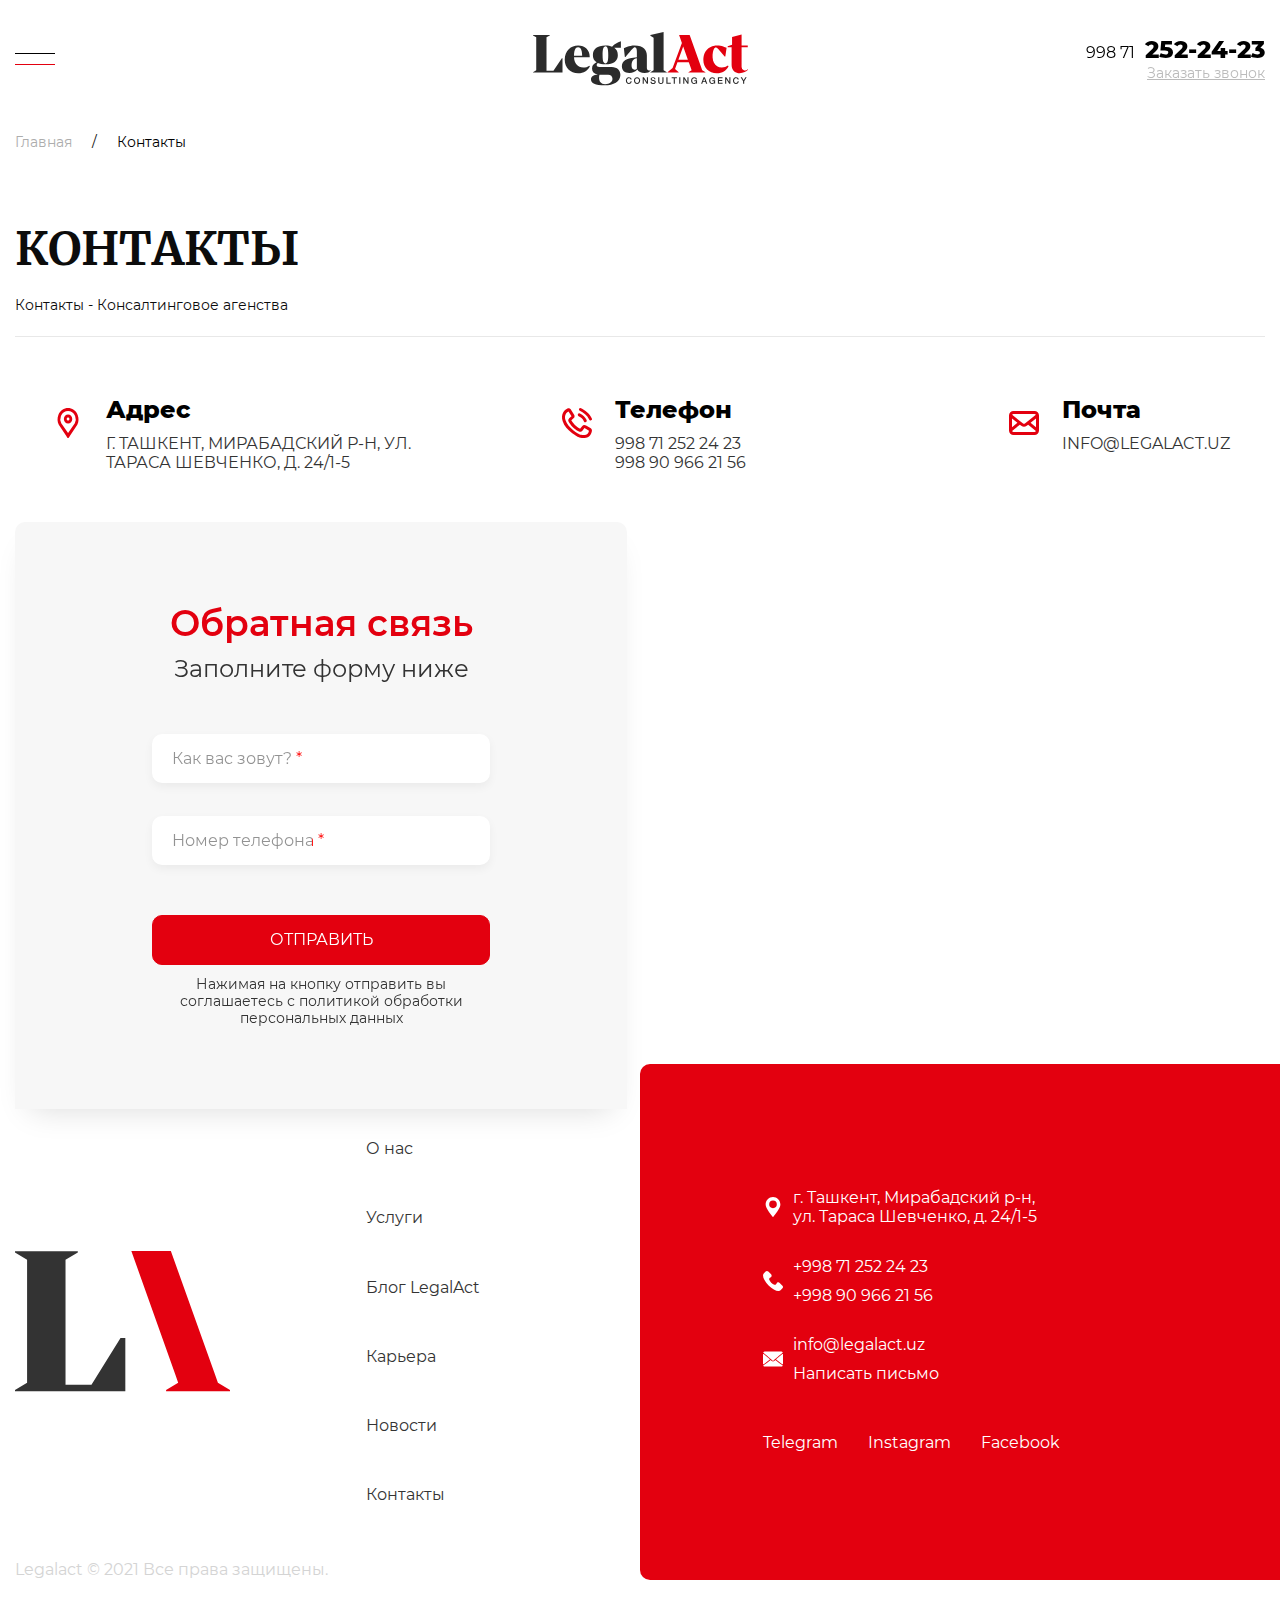
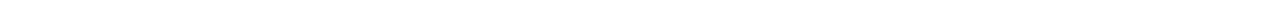
<file: contact.html>
<!DOCTYPE html>
<html lang="ru">
<head>
  <meta charset="UTF-8">
  <meta http-equiv="X-UA-Compatible" content="IE=edge">
  <meta name="viewport" content="width=device-width, initial-scale=1.0">
  <!-- FAVICON -->
  <link rel="icon" href="./img/favicon.jpg">
  <!-- SLICK SLIDER CSS -->
  <link rel="stylesheet" href="./css/slick.min.css">
  <link rel="stylesheet" href="./css/slick.min.css.map">
  <!-- ANIMATE CSS -->
  <link rel="stylesheet" href="./css/animate.min.css">
  <!-- MAIN STYLES -->
  <link rel="stylesheet" href="./css/style.min.css">
  <title>LegalAct</title>
</head>
<body>
  <!-- page -->
  <div class="page">
    <div class="contact header">
      <div class="header-menu-top">
  <div class="container">
    <ul class="header-menu">
      <li class="header-menu__list">
        <a href="#" class="header-menu__burger">
            <span></span>
            <span></span>
        </a>
      </li>
      <li class="header-menu__list">
        <a href="/" class="header-menu__logo"><img src="./img/logo.svg" alt="logo"></a>
      </li>
      <li class="header-menu__list">
        <div class="header-menu__phone"><span>998 71</span>252-24-23</div>
        <a class="header-menu__call" href="#">Заказать звонок</a>
      </li>
    </ul>
  </div>
</div>
      <div class="menu">
  <div class="container">
    <div class="menu-top">
      <div class="menu-top__inner">
        <div class="menu-top__title">Меню сайта</div>
        <div class="menu-top__lang">
          <a href="#" class="lang-active">RU</a>
          <span>/</span>
          <a href="#">EN</a>
          <span>/</span>
          <a href="#">UZ</a>
        </div>
      </div>
      
      <a href="faq.html" class="btn btn-transparent menu-btn">Часто задаваемые вопросы</a>
      <a href="resume.html" class="btn initial">Форма для резюме</a>
      <div class="footer-right__social menu-top__social">
        <a href="#">Telegram</a>
        <a href="#">Instagram</a>
        <a href="#">Facebook</a>
      </div>
      <a href="#" class="menu-top__close">
        <span></span>
        <span></span>
      </a>
    </div>
    <ul class="menu-nav">
      <li class="menu-nav__list">
        <a href="about.html" class="menu-nav__link ">О нас</a>
      </li>
      <li class="menu-nav__list">
        <a href="service.html" class="menu-nav__link">Услуги</a>
        <div class="menu-nav__slider_wrapper">
          <div class="menu-nav__slider" id="menu-slider">
            <div>
              <ul class="menu-item">
                <li class="menu-item__list">
                  <a href="#" class="menu-item__link">Link 2</a>
                </li>
                <li class="menu-item__list">
                  <a href="#" class="menu-item__link">Регистрация компании в Республике Узбекистан</a>
                </li>
                <li class="menu-item__list">
                  <a href="#" class="menu-item__link">Разрешение на привлечение иностранной рабочей силы в Узбекистане</a>
                </li>
                <li class="menu-item__list">
                  <a href="#" class="menu-item__link">Изменение фирменного наименования предприятия</a>
                </li>
                <li class="menu-item__list">
                  <a href="#" class="menu-item__link">Разработка логотипа, фирменного стиля, визиток</a>
                </li>
                <li class="menu-item__list">
                  <a href="#" class="menu-item__link">Аккредитация представительств в Узбекистане</a>
                </li>
                <li class="menu-item__list">
                  <a href="#" class="menu-item__link">Реорганизация в форме преобразования</a>
                </li>
                <li class="menu-item__list">
                  <a href="#" class="menu-item__link">Реорганизация в форме слияния</a>
                </li>
                <li class="menu-item__list">
                  <a href="#" class="menu-item__link">Изменение фирменного наименования предприятия</a>
                </li>
              </ul>
            </div>
            <div>
              <ul class="menu-item">
                <li class="menu-item__list">
                  <a href="#" class="menu-item__link">Бухгалтерское сопровождение в Узбекистане</a>
                </li>
                
                <li class="menu-item__list">
                  <a href="#" class="menu-item__link">Регистрация компании в Республике Узбекистан</a>
                </li>
                <li class="menu-item__list">
                  <a href="#" class="menu-item__link">Разрешение на привлечение иностранной рабочей силы в Узбекистане</a>
                </li>
                
                <li class="menu-item__list">
                  <a href="#" class="menu-item__link">Изменения размера Уставного фонда предприятия (уменьшение/увеличение)</a>
                </li>
                
                <li class="menu-item__list">
                  <a href="#" class="menu-item__link">Разработка логотипа, фирменного стиля, визиток </a>
                </li>
                
                <li class="menu-item__list">
                  <a href="#" class="menu-item__link">Аккредитация представительств в Узбекистане</a>
                </li>
                
                <li class="menu-item__list">
                  <a href="#" class="menu-item__link">Разрешение на привлечение иностранной рабочей силы в Узбекистане</a>
                </li>
              
                <li class="menu-item__list">
                  <a href="#" class="menu-item__link">Реорганизация в форме преобразования</a>
                </li>
                
                <li class="menu-item__list">
                  <a href="#" class="menu-item__link">Реорганизация в форме слияния</a>
                </li>
              </ul>
            </div>
          </div>
        </div>
      </li>
      <li class="menu-nav__list">
        <a href="career.html" class="menu-nav__link">Карьера</a>
      </li>
      <li class="menu-nav__list">
        <a href="blog.html" class="menu-nav__link">Блог LegalAct</a>
      </li>
      <li class="menu-nav__list">
        <a href="news.html" class="menu-nav__link">Новости</a>
      </li>
      <li class="menu-nav__list">
        <a href="contact.html" class="menu-nav__link">Контакты</a>
      </li>
    </ul>
    <div class="menu-item__wrapper animate__animated menu-active__links animate__slideInUp">
      <ul class="menu-item">
        <li class="menu-item__list">
          <a href="#" class="menu-item__link">Link 2</a>
        </li>
        <li class="menu-item__list">
          <a href="#" class="menu-item__link">Регистрация компании в Республике Узбекистан</a>
        </li>
        <li class="menu-item__list">
          <a href="#" class="menu-item__link">Разрешение на привлечение иностранной рабочей силы в Узбекистане</a>
        </li>
        <li class="menu-item__list">
          <a href="#" class="menu-item__link">Изменение фирменного наименования предприятия</a>
        </li>
        <li class="menu-item__list">
          <a href="#" class="menu-item__link">Разработка логотипа, фирменного стиля, визиток</a>
        </li>
        <li class="menu-item__list">
          <a href="#" class="menu-item__link">Аккредитация представительств в Узбекистане</a>
        </li>
        <li class="menu-item__list">
          <a href="#" class="menu-item__link">Реорганизация в форме преобразования</a>
        </li>
        <li class="menu-item__list">
          <a href="#" class="menu-item__link">Реорганизация в форме слияния</a>
        </li>
        <li class="menu-item__list">
          <a href="#" class="menu-item__link">Изменение фирменного наименования предприятия</a>
        </li>
      </ul>
      <ul class="menu-item">
        <li class="menu-item__list">
          <a href="#" class="menu-item__link">Бухгалтерское сопровождение в Узбекистане</a>
        </li>
        
        <li class="menu-item__list">
          <a href="#" class="menu-item__link">Регистрация компании в Республике Узбекистан</a>
        </li>
        <li class="menu-item__list">
          <a href="#" class="menu-item__link">Разрешение на привлечение иностранной рабочей силы в Узбекистане</a>
        </li>
        
        <li class="menu-item__list">
          <a href="#" class="menu-item__link">Изменения размера Уставного фонда предприятия (уменьшение/увеличение)</a>
        </li>
        
        <li class="menu-item__list">
          <a href="#" class="menu-item__link">Разработка логотипа, фирменного стиля, визиток </a>
        </li>
        
        <li class="menu-item__list">
          <a href="#" class="menu-item__link">Аккредитация представительств в Узбекистане</a>
        </li>
        
        <li class="menu-item__list">
          <a href="#" class="menu-item__link">Разрешение на привлечение иностранной рабочей силы в Узбекистане</a>
        </li>
      
        <li class="menu-item__list">
          <a href="#" class="menu-item__link">Реорганизация в форме преобразования</a>
        </li>
        
        <li class="menu-item__list">
          <a href="#" class="menu-item__link">Реорганизация в форме слияния</a>
        </li>
      </ul>
    </div>
    <div class="footer-right__social menu-top__social_hidden">
      <a href="#">Telegram</a>
      <a href="#">Instagram</a>
      <a href="#">Facebook</a>
    </div>
  </div>
</div>
      <div class="container">
        <div class="breadcrumbs">
          <a href="/" class="breadcrumbs-link">Главная</a>
          <span>/</span>
          <a href="/contact.html" class="breadcrumbs-link breadcrumbs-link__active">Контакты</a>
        </div>
        <div class="title">
          <h1>Контакты</h1>
        </div>
        <div class="contact-text">
          Контакты - Консалтинговое агенства
        </div>
      
      
        <div class="contact-info">
          <div class="contact-info__item">
            <img src="./img/icons/location-red.svg" alt="location-red">
            <div class="conatact-info__content">
              <div class="contact-info__title">
                Адрес
              </div>
              <div class="contact-info__text">
                г. Ташкент, Мирабадский р-н, ул. Тараса Шевченко, д. 24/1-5 
              </div>
            </div>
          </div>
          <div class="contact-info__item">
            <img src="./img/icons/phone-red.svg" alt="location-red">
            <div class="contact-info__content">
              <div class="contact-info__title">
                Телефон
              </div>
              <a href="tel:+998712522423
              " class="contact-info__text">
                998 71 252 24 23
              </a>
              <a href="tel:+998909662156
              " class="contact-info__text">
                998 90 966 21 56
              </a>
            </div>
          </div>
          <div class="contact-info__item">
            <img src="./img/icons/mail-red.svg" alt="mail-red">
            <div class="conatact-info__content">
              <div class="contact-info__title">
                Почта
              </div>
              <a href="mailto:info@legalact.uz" class="contact-info__text">
                info@legalact.uz
              </a>
            </div>
          </div>
        </div>
        
      </div>
      <div class="contact-map">
        <iframe class="contact-map__desktop" src="https://yandex.ru/map-widget/v1/?um=constructor%3A08574a89e21e7a5cd5f7c4d195c1fa3a6a0f37349667d862c269eb824851f1a4&amp;source=constructor" frameborder="0"></iframe>
          <div class="container">
            <div class="contact-map__info">
              <div class="contact-map__content">
                <div class="contact-map__title">
                  Обратная связь
                </div>
                <div class="contact-map__subtitle">
                  Заполните форму ниже
                </div>
                <form class="contact-map__form">
                  <input class="contact-map__input input-first" type="text" placeholder="Как вас зовут? *">
                  <input class="contact-map__input" type="text" placeholder="Номер телефона *">
                  <button type="submit" class="btn">
                    Отправить
                  </button>
                  <div class="contact-map__text">
                    Нажимая на кнопку отправить вы соглашаетесь с политикой обработки персональных данных
                  </div>
                </form>
              </div>
            </div>
          </div>
      </div>
    </div>
    
    
        <!-- FOOTER -->
    <footer class="footer">
      <div class="container">
        <div class="footer-wrapper">
          <div class="footer-left">
            <div class="footer-left__inner">
              <a href="/"><img src="./img/footer-logo.svg" alt="footer-logo" class="footer-left__logo"></a>
              <ul class="footer-left__menu">
                <li class="footer-left__list">
                  <a href="about.html" class="footer-left__link">О нас</a>
                </li>
                <li class="footer-left__list">
                  <a href="service.html" class="footer-left__link">Услуги</a>
                </li>
                <li class="footer-left__list">
                  <a href="blog.html" class="footer-left__link">Блог LegalAct</a>
                </li>
                <li class="footer-left__list">
                  <a href="career.html" class="footer-left__link">Карьера</a>
                </li>
                <li class="footer-left__list">
                  <a href="news.html" class="footer-left__link">Новости</a>
                </li>
                <li class="footer-left__list">
                  <a href="contact.html" class="footer-left__link">Контакты</a>
                </li>
              </ul>
            </div>
            <div class="footer-left__copy">
              Legalact © 2021 Все права защищены. 
            </div>
          </div>
          <div class="footer-right">
            <ul class="footer-right__contact">
              <li class="footer-right__list">
                <img class="footer-right__icon" src="./img/icons/location.svg" alt="location">
                <div class="footer-right__inner">
                  <div class="footer-right__text">
                    г. Ташкент, Мирабадский р-н,  <br>
                    ул. Тараса Шевченко, д. 24/1-5 
                  </div>
                </div>
              </li>
              <li class="footer-right__list">
                <img class="footer-right__icon" src="./img/icons/phone.svg" alt="phone">
                <div class="footer-right__inner">
                  <a href="tel:+998712522423" class="footer-right__text">
                    +998 71 252 24 23  
                  </a>
                  <a href="tel:+998909662156" class="footer-right__text">
                    +998 90 966 21 56 
                  </a>
                </div>
              </li>
              <li class="footer-right__list">
                <img class="footer-right__icon" src="./img/icons/mail.svg" alt="mail">
                <div class="footer-right__inner">
                  <a href="mailto:info@legalact.uz" class="footer-right__text">
                    info@legalact.uz 
                  </a>
                  <a href="#" class="footer-right__text hover-text-underline">
                    Написать письмо
                  </a>
                </div>
              </li>
            </ul>
            <div class="footer-right__social">
              <a href="#">Telegram</a>
              <a href="#">Instagram</a>
              <a href="#">Facebook</a>
            </div>
            <div class="footer-right__copy">
              Legalact © 2021 Все права защищены. 
            </div>
          </div>
        </div>
      </div>
    </footer>

    <!-- OVERLAYS -->
    <div class="light-overlay"></div>
    <div class="overlay"></div>
    
    <!-- MODAL -->
    <div class="modal-video">
      <div class="modal-close">
        <span></span>
        <span></span>
      </div>
      <div class="modal-content"></div>
    </div>
    
</div><!-- end-page -->
  
    <!-- SCRIPTS -->
    <script src="./js/jquery-3.6.0.min.js"></script>
    <script src="./js/waypoints.min.js"></script>
    <script src="./js/jquery.counterup.js"></script>
    <script src="./js/wow.min.js"></script>
    <script src="./js/slick.min.js"></script>
    <script src="./js/script.min.js"></script>
</body>
</html>
</file>
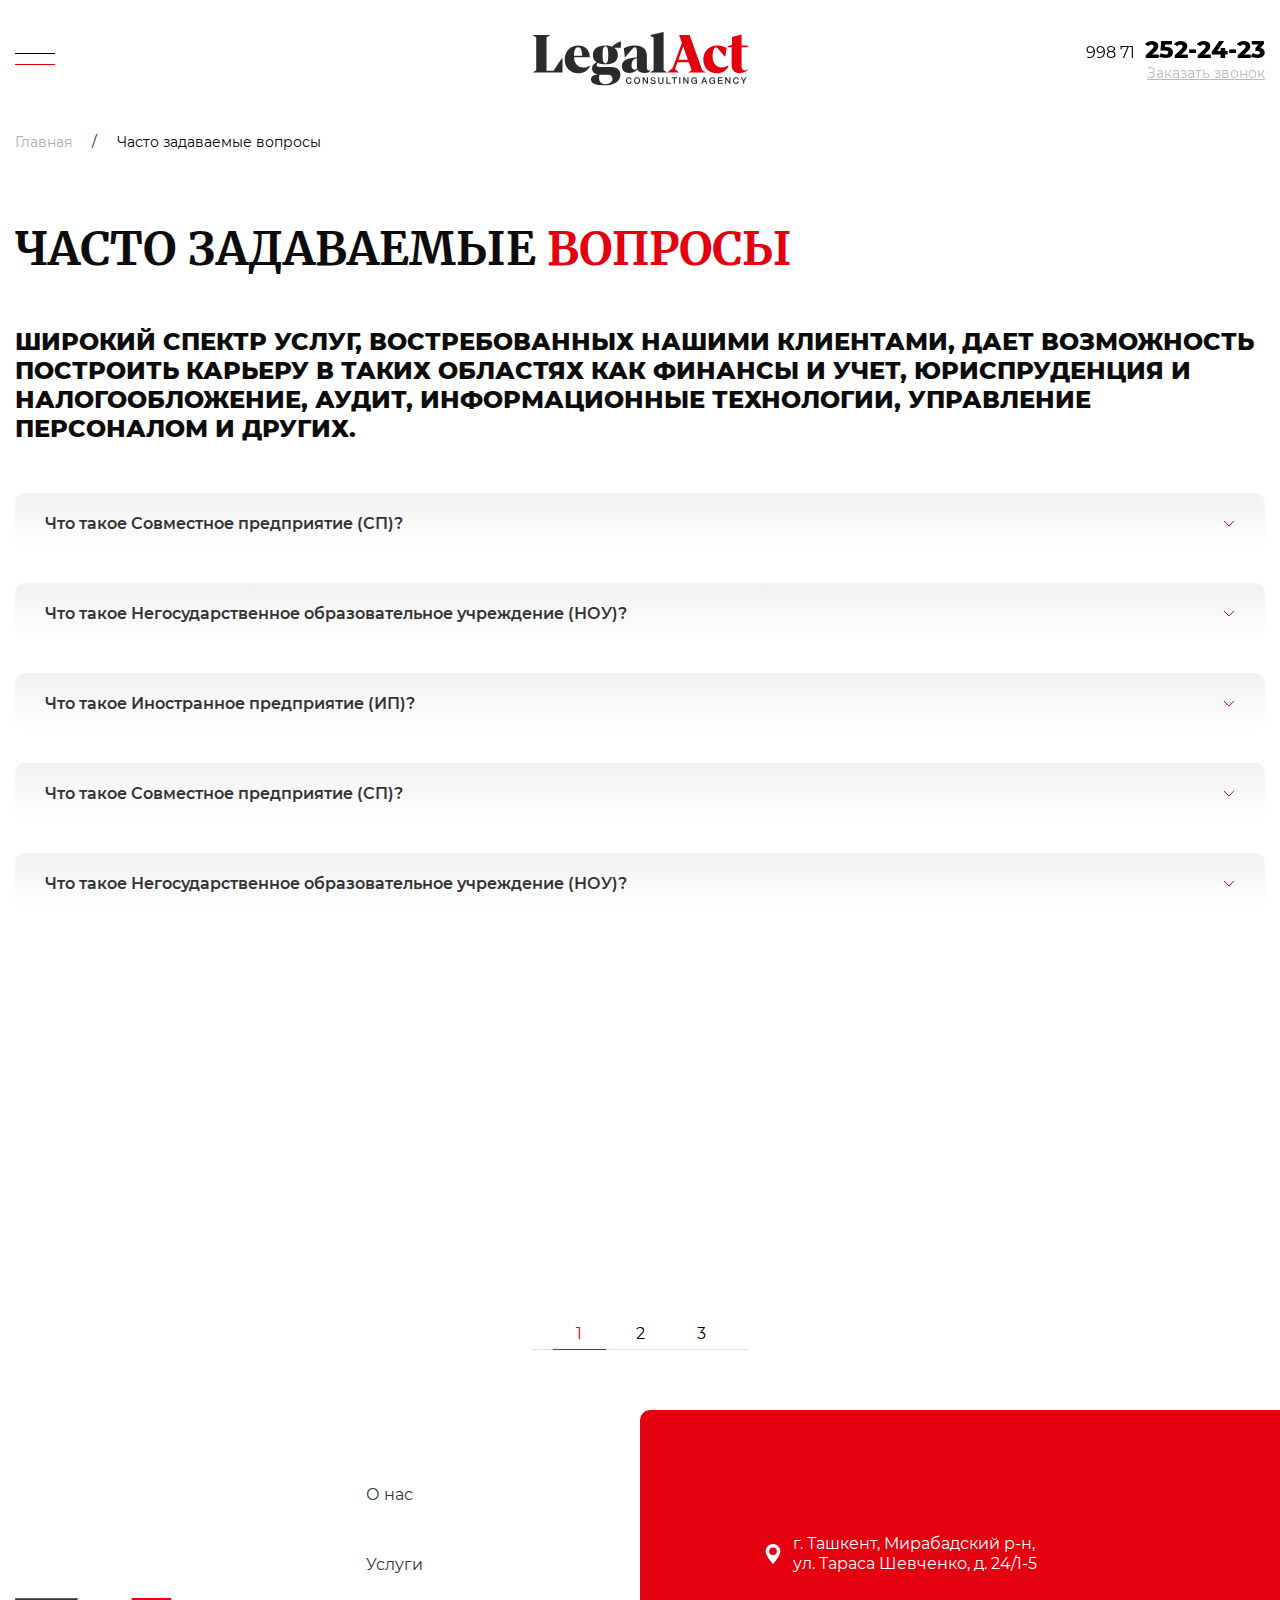
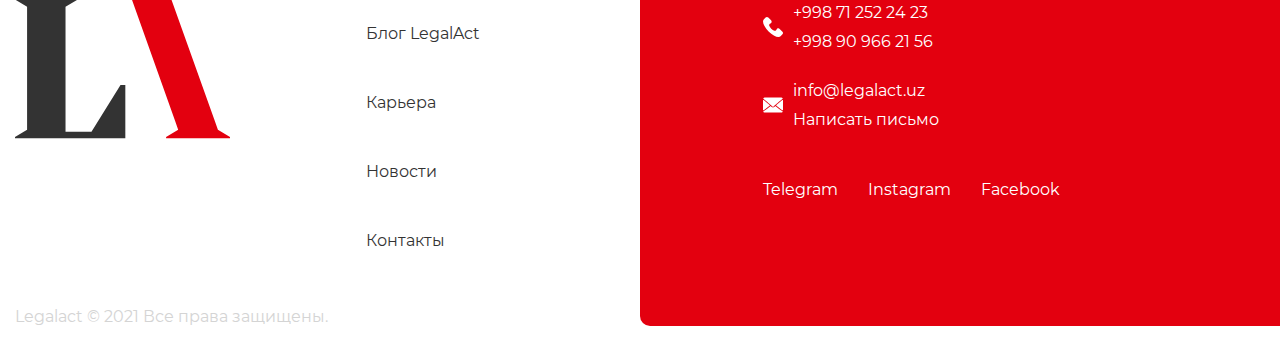
<file: faq.html>
<!DOCTYPE html>
<html lang="ru">
<head>
  <meta charset="UTF-8">
  <meta http-equiv="X-UA-Compatible" content="IE=edge">
  <meta name="viewport" content="width=device-width, initial-scale=1.0">
  <!-- FAVICON -->
  <link rel="icon" href="./img/favicon.jpg">
  <!-- SLICK SLIDER CSS -->
  <link rel="stylesheet" href="./css/slick.min.css">
  <link rel="stylesheet" href="./css/slick.min.css.map">
  <!-- ANIMATE CSS -->
  <link rel="stylesheet" href="./css/animate.min.css">
  <!-- MAIN STYLES -->
  <link rel="stylesheet" href="./css/style.min.css">
  <title>LegalAct</title>
</head>
<body>
  <!-- page -->
  <div class="page">
    <div class="faq-page header">
      <div class="header-menu-top">
  <div class="container">
    <ul class="header-menu">
      <li class="header-menu__list">
        <a href="#" class="header-menu__burger">
            <span></span>
            <span></span>
        </a>
      </li>
      <li class="header-menu__list">
        <a href="/" class="header-menu__logo"><img src="./img/logo.svg" alt="logo"></a>
      </li>
      <li class="header-menu__list">
        <div class="header-menu__phone"><span>998 71</span>252-24-23</div>
        <a class="header-menu__call" href="#">Заказать звонок</a>
      </li>
    </ul>
  </div>
</div>
      <div class="menu">
  <div class="container">
    <div class="menu-top">
      <div class="menu-top__inner">
        <div class="menu-top__title">Меню сайта</div>
        <div class="menu-top__lang">
          <a href="#" class="lang-active">RU</a>
          <span>/</span>
          <a href="#">EN</a>
          <span>/</span>
          <a href="#">UZ</a>
        </div>
      </div>
      
      <a href="faq.html" class="btn btn-transparent menu-btn">Часто задаваемые вопросы</a>
      <a href="resume.html" class="btn initial">Форма для резюме</a>
      <div class="footer-right__social menu-top__social">
        <a href="#">Telegram</a>
        <a href="#">Instagram</a>
        <a href="#">Facebook</a>
      </div>
      <a href="#" class="menu-top__close">
        <span></span>
        <span></span>
      </a>
    </div>
    <ul class="menu-nav">
      <li class="menu-nav__list">
        <a href="about.html" class="menu-nav__link ">О нас</a>
      </li>
      <li class="menu-nav__list">
        <a href="service.html" class="menu-nav__link">Услуги</a>
        <div class="menu-nav__slider_wrapper">
          <div class="menu-nav__slider" id="menu-slider">
            <div>
              <ul class="menu-item">
                <li class="menu-item__list">
                  <a href="#" class="menu-item__link">Link 2</a>
                </li>
                <li class="menu-item__list">
                  <a href="#" class="menu-item__link">Регистрация компании в Республике Узбекистан</a>
                </li>
                <li class="menu-item__list">
                  <a href="#" class="menu-item__link">Разрешение на привлечение иностранной рабочей силы в Узбекистане</a>
                </li>
                <li class="menu-item__list">
                  <a href="#" class="menu-item__link">Изменение фирменного наименования предприятия</a>
                </li>
                <li class="menu-item__list">
                  <a href="#" class="menu-item__link">Разработка логотипа, фирменного стиля, визиток</a>
                </li>
                <li class="menu-item__list">
                  <a href="#" class="menu-item__link">Аккредитация представительств в Узбекистане</a>
                </li>
                <li class="menu-item__list">
                  <a href="#" class="menu-item__link">Реорганизация в форме преобразования</a>
                </li>
                <li class="menu-item__list">
                  <a href="#" class="menu-item__link">Реорганизация в форме слияния</a>
                </li>
                <li class="menu-item__list">
                  <a href="#" class="menu-item__link">Изменение фирменного наименования предприятия</a>
                </li>
              </ul>
            </div>
            <div>
              <ul class="menu-item">
                <li class="menu-item__list">
                  <a href="#" class="menu-item__link">Бухгалтерское сопровождение в Узбекистане</a>
                </li>
                
                <li class="menu-item__list">
                  <a href="#" class="menu-item__link">Регистрация компании в Республике Узбекистан</a>
                </li>
                <li class="menu-item__list">
                  <a href="#" class="menu-item__link">Разрешение на привлечение иностранной рабочей силы в Узбекистане</a>
                </li>
                
                <li class="menu-item__list">
                  <a href="#" class="menu-item__link">Изменения размера Уставного фонда предприятия (уменьшение/увеличение)</a>
                </li>
                
                <li class="menu-item__list">
                  <a href="#" class="menu-item__link">Разработка логотипа, фирменного стиля, визиток </a>
                </li>
                
                <li class="menu-item__list">
                  <a href="#" class="menu-item__link">Аккредитация представительств в Узбекистане</a>
                </li>
                
                <li class="menu-item__list">
                  <a href="#" class="menu-item__link">Разрешение на привлечение иностранной рабочей силы в Узбекистане</a>
                </li>
              
                <li class="menu-item__list">
                  <a href="#" class="menu-item__link">Реорганизация в форме преобразования</a>
                </li>
                
                <li class="menu-item__list">
                  <a href="#" class="menu-item__link">Реорганизация в форме слияния</a>
                </li>
              </ul>
            </div>
          </div>
        </div>
      </li>
      <li class="menu-nav__list">
        <a href="career.html" class="menu-nav__link">Карьера</a>
      </li>
      <li class="menu-nav__list">
        <a href="blog.html" class="menu-nav__link">Блог LegalAct</a>
      </li>
      <li class="menu-nav__list">
        <a href="news.html" class="menu-nav__link">Новости</a>
      </li>
      <li class="menu-nav__list">
        <a href="contact.html" class="menu-nav__link">Контакты</a>
      </li>
    </ul>
    <div class="menu-item__wrapper animate__animated menu-active__links animate__slideInUp">
      <ul class="menu-item">
        <li class="menu-item__list">
          <a href="#" class="menu-item__link">Link 2</a>
        </li>
        <li class="menu-item__list">
          <a href="#" class="menu-item__link">Регистрация компании в Республике Узбекистан</a>
        </li>
        <li class="menu-item__list">
          <a href="#" class="menu-item__link">Разрешение на привлечение иностранной рабочей силы в Узбекистане</a>
        </li>
        <li class="menu-item__list">
          <a href="#" class="menu-item__link">Изменение фирменного наименования предприятия</a>
        </li>
        <li class="menu-item__list">
          <a href="#" class="menu-item__link">Разработка логотипа, фирменного стиля, визиток</a>
        </li>
        <li class="menu-item__list">
          <a href="#" class="menu-item__link">Аккредитация представительств в Узбекистане</a>
        </li>
        <li class="menu-item__list">
          <a href="#" class="menu-item__link">Реорганизация в форме преобразования</a>
        </li>
        <li class="menu-item__list">
          <a href="#" class="menu-item__link">Реорганизация в форме слияния</a>
        </li>
        <li class="menu-item__list">
          <a href="#" class="menu-item__link">Изменение фирменного наименования предприятия</a>
        </li>
      </ul>
      <ul class="menu-item">
        <li class="menu-item__list">
          <a href="#" class="menu-item__link">Бухгалтерское сопровождение в Узбекистане</a>
        </li>
        
        <li class="menu-item__list">
          <a href="#" class="menu-item__link">Регистрация компании в Республике Узбекистан</a>
        </li>
        <li class="menu-item__list">
          <a href="#" class="menu-item__link">Разрешение на привлечение иностранной рабочей силы в Узбекистане</a>
        </li>
        
        <li class="menu-item__list">
          <a href="#" class="menu-item__link">Изменения размера Уставного фонда предприятия (уменьшение/увеличение)</a>
        </li>
        
        <li class="menu-item__list">
          <a href="#" class="menu-item__link">Разработка логотипа, фирменного стиля, визиток </a>
        </li>
        
        <li class="menu-item__list">
          <a href="#" class="menu-item__link">Аккредитация представительств в Узбекистане</a>
        </li>
        
        <li class="menu-item__list">
          <a href="#" class="menu-item__link">Разрешение на привлечение иностранной рабочей силы в Узбекистане</a>
        </li>
      
        <li class="menu-item__list">
          <a href="#" class="menu-item__link">Реорганизация в форме преобразования</a>
        </li>
        
        <li class="menu-item__list">
          <a href="#" class="menu-item__link">Реорганизация в форме слияния</a>
        </li>
      </ul>
    </div>
    <div class="footer-right__social menu-top__social_hidden">
      <a href="#">Telegram</a>
      <a href="#">Instagram</a>
      <a href="#">Facebook</a>
    </div>
  </div>
</div>
      <div class="container">
        <div class="breadcrumbs">
          <a href="/" class="breadcrumbs-link">Главная</a>
          <span>/</span>
          <a href="career.html" class="breadcrumbs-link breadcrumbs-link__active">Часто задаваемые вопросы</a>
        </div>
        <div class="title">
          <h1>Часто задаваемые <span>вопросы</span></h1>
        </div>
        <div class="blog-main__subtitle">
          Широкий спектр услуг, востребованных нашими клиентами, дает возможность построить карьеру в таких областях как финансы и учет, юриспруденция и налогообложение, аудит, информационные технологии, управление персоналом и других. 
        </div>
        <div class="faq-page__content">
          <div data-wow-delay="0.1s" class="faq-blog wow animate__animated animate__fadeInUp">
            <div class="faq-blog__top">
              <div class="faq-blog__title">
                Что такое Совместное предприятие (СП)?
              </div>
              <svg width="12" height="7" viewBox="0 0 12 7" fill="none" xmlns="http://www.w3.org/2000/svg">
                <path d="M1 1L5.94975 5.94975L10.8995 1" stroke="#E3000F" stroke-linejoin="round"/>
                </svg>
            </div>
            <div class="faq-blog__body">
              <p>
                Акционерным обществом может быть компания или корпорация, уставной капитал которой поделен на количество акций. Владелец акций может передать их любому человеку без особых проблем через фондовый рынок. Настолько простое участие и распоряжение акциями доступно только в АО.
              </p>
              <p>
                Акционерное общество может быть 2 видов:
                а) публичное акционерное общество – открытого типа;
                б) непубличное акционерное общество – закрытого типа.
              </p>
            </div>
          </div>
          <div data-wow-delay="0.1s" class="faq-blog wow animate__animated animate__fadeInUp">
            <div class="faq-blog__top">
              <div class="faq-blog__title">
                Что такое Негосударственное образовательное учреждение (НОУ)?
              </div>
              <svg width="12" height="7" viewBox="0 0 12 7" fill="none" xmlns="http://www.w3.org/2000/svg">
                <path d="M1 1L5.94975 5.94975L10.8995 1" stroke="#E3000F" stroke-linejoin="round"/>
                </svg>
            </div>
            <div class="faq-blog__body">
              <p>
                Акционерным обществом может быть компания или корпорация, уставной капитал которой поделен на количество акций. Владелец акций может передать их любому человеку без особых проблем через фондовый рынок. Настолько простое участие и распоряжение акциями доступно только в АО.
              </p>
              <p>
                Акционерное общество может быть 2 видов:
                а) публичное акционерное общество – открытого типа;
                б) непубличное акционерное общество – закрытого типа.
              </p>
            </div>
          </div>
          <div data-wow-delay="0.1s" class="faq-blog wow animate__animated animate__fadeInUp">
            <div class="faq-blog__top">
              <div class="faq-blog__title">
                Что такое Иностранное предприятие (ИП)?
              </div>
              <svg width="12" height="7" viewBox="0 0 12 7" fill="none" xmlns="http://www.w3.org/2000/svg">
                <path d="M1 1L5.94975 5.94975L10.8995 1" stroke="#E3000F" stroke-linejoin="round"/>
                </svg>
            </div>
            <div class="faq-blog__body">
              <p>
                Акционерным обществом может быть компания или корпорация, уставной капитал которой поделен на количество акций. Владелец акций может передать их любому человеку без особых проблем через фондовый рынок. Настолько простое участие и распоряжение акциями доступно только в АО.
              </p>
              <p>
                Акционерное общество может быть 2 видов:
                а) публичное акционерное общество – открытого типа;
                б) непубличное акционерное общество – закрытого типа.
              </p>
            </div>
          </div>
          <div data-wow-delay="0.1s" class="faq-blog wow animate__animated animate__fadeInUp">
            <div class="faq-blog__top">
              <div class="faq-blog__title">
                Что такое Совместное предприятие (СП)?
              </div>
              <svg width="12" height="7" viewBox="0 0 12 7" fill="none" xmlns="http://www.w3.org/2000/svg">
                <path d="M1 1L5.94975 5.94975L10.8995 1" stroke="#E3000F" stroke-linejoin="round"/>
                </svg>
            </div>
            <div class="faq-blog__body">
              <p>
                Акционерным обществом может быть компания или корпорация, уставной капитал которой поделен на количество акций. Владелец акций может передать их любому человеку без особых проблем через фондовый рынок. Настолько простое участие и распоряжение акциями доступно только в АО.
              </p>
              <p>
                Акционерное общество может быть 2 видов:
                а) публичное акционерное общество – открытого типа;
                б) непубличное акционерное общество – закрытого типа.
              </p>
            </div>
          </div>
          <div data-wow-delay="0.1s" class="faq-blog wow animate__animated animate__fadeInUp">
            <div class="faq-blog__top">
              <div class="faq-blog__title">
                Что такое Негосударственное образовательное учреждение (НОУ)?
              </div>
              <svg width="12" height="7" viewBox="0 0 12 7" fill="none" xmlns="http://www.w3.org/2000/svg">
                <path d="M1 1L5.94975 5.94975L10.8995 1" stroke="#E3000F" stroke-linejoin="round"/>
                </svg>
            </div>
            <div class="faq-blog__body">
              <p>
                Акционерным обществом может быть компания или корпорация, уставной капитал которой поделен на количество акций. Владелец акций может передать их любому человеку без особых проблем через фондовый рынок. Настолько простое участие и распоряжение акциями доступно только в АО.
              </p>
              <p>
                Акционерное общество может быть 2 видов:
                а) публичное акционерное общество – открытого типа;
                б) непубличное акционерное общество – закрытого типа.
              </p>
            </div>
          </div>
          <div data-wow-delay="0.1s" class="faq-blog wow animate__animated animate__fadeInUp">
            <div class="faq-blog__top">
              <div class="faq-blog__title">
                Что такое Иностранное предприятие (ИП)?
              </div>
              <svg width="12" height="7" viewBox="0 0 12 7" fill="none" xmlns="http://www.w3.org/2000/svg">
                <path d="M1 1L5.94975 5.94975L10.8995 1" stroke="#E3000F" stroke-linejoin="round"/>
                </svg>
            </div>
            <div class="faq-blog__body">
              <p>
                Акционерным обществом может быть компания или корпорация, уставной капитал которой поделен на количество акций. Владелец акций может передать их любому человеку без особых проблем через фондовый рынок. Настолько простое участие и распоряжение акциями доступно только в АО.
              </p>
              <p>
                Акционерное общество может быть 2 видов:
                а) публичное акционерное общество – открытого типа;
                б) непубличное акционерное общество – закрытого типа.
              </p>
            </div>
          </div>
          <div data-wow-delay="0.1s" class="faq-blog wow animate__animated animate__fadeInUp">
            <div class="faq-blog__top">
              <div class="faq-blog__title">
                Что такое Совместное предприятие (СП)?
              </div>
              <svg width="12" height="7" viewBox="0 0 12 7" fill="none" xmlns="http://www.w3.org/2000/svg">
                <path d="M1 1L5.94975 5.94975L10.8995 1" stroke="#E3000F" stroke-linejoin="round"/>
                </svg>
            </div>
            <div class="faq-blog__body">
              <p>
                Акционерным обществом может быть компания или корпорация, уставной капитал которой поделен на количество акций. Владелец акций может передать их любому человеку без особых проблем через фондовый рынок. Настолько простое участие и распоряжение акциями доступно только в АО.
              </p>
              <p>
                Акционерное общество может быть 2 видов:
                а) публичное акционерное общество – открытого типа;
                б) непубличное акционерное общество – закрытого типа.
              </p>
            </div>
          </div>
          <div data-wow-delay="0.1s" class="faq-blog wow animate__animated animate__fadeInUp">
            <div class="faq-blog__top">
              <div class="faq-blog__title">
                Что такое Негосударственное образовательное учреждение (НОУ)?
              </div>
              <svg width="12" height="7" viewBox="0 0 12 7" fill="none" xmlns="http://www.w3.org/2000/svg">
                <path d="M1 1L5.94975 5.94975L10.8995 1" stroke="#E3000F" stroke-linejoin="round"/>
                </svg>
            </div>
            <div class="faq-blog__body">
              <p>
                Акционерным обществом может быть компания или корпорация, уставной капитал которой поделен на количество акций. Владелец акций может передать их любому человеку без особых проблем через фондовый рынок. Настолько простое участие и распоряжение акциями доступно только в АО.
              </p>
              <p>
                Акционерное общество может быть 2 видов:
                а) публичное акционерное общество – открытого типа;
                б) непубличное акционерное общество – закрытого типа.
              </p>
            </div>
          </div>
          <div data-wow-delay="0.1s" class="faq-blog wow animate__animated animate__fadeInUp">
            <div class="faq-blog__top">
              <div class="faq-blog__title">
                Что такое Иностранное предприятие (ИП)?
              </div>
              <svg width="12" height="7" viewBox="0 0 12 7" fill="none" xmlns="http://www.w3.org/2000/svg">
                <path d="M1 1L5.94975 5.94975L10.8995 1" stroke="#E3000F" stroke-linejoin="round"/>
                </svg>
            </div>
            <div class="faq-blog__body">
              <p>
                Акционерным обществом может быть компания или корпорация, уставной капитал которой поделен на количество акций. Владелец акций может передать их любому человеку без особых проблем через фондовый рынок. Настолько простое участие и распоряжение акциями доступно только в АО.
              </p>
              <p>
                Акционерное общество может быть 2 видов:
                а) публичное акционерное общество – открытого типа;
                б) непубличное акционерное общество – закрытого типа.
              </p>
            </div>
          </div>
        </div>
        <div class="news-main__pagination">
          <a href="#" class="news-main__paglink pag-active">1</a>
          <a href="#" class="news-main__paglink">2</a>
          <a href="#" class="news-main__paglink">3</a>
        </div>
      </div>
    </div>
    
    
      <!-- FOOTER -->
    <footer class="footer">
      <div class="container">
        <div class="footer-wrapper">
          <div class="footer-left">
            <div class="footer-left__inner">
              <a href="/"><img src="./img/footer-logo.svg" alt="footer-logo" class="footer-left__logo"></a>
              <ul class="footer-left__menu">
                <li class="footer-left__list">
                  <a href="about.html" class="footer-left__link">О нас</a>
                </li>
                <li class="footer-left__list">
                  <a href="service.html" class="footer-left__link">Услуги</a>
                </li>
                <li class="footer-left__list">
                  <a href="blog.html" class="footer-left__link">Блог LegalAct</a>
                </li>
                <li class="footer-left__list">
                  <a href="career.html" class="footer-left__link">Карьера</a>
                </li>
                <li class="footer-left__list">
                  <a href="news.html" class="footer-left__link">Новости</a>
                </li>
                <li class="footer-left__list">
                  <a href="contact.html" class="footer-left__link">Контакты</a>
                </li>
              </ul>
            </div>
            <div class="footer-left__copy">
              Legalact © 2021 Все права защищены. 
            </div>
          </div>
          <div class="footer-right">
            <ul class="footer-right__contact">
              <li class="footer-right__list">
                <img class="footer-right__icon" src="./img/icons/location.svg" alt="location">
                <div class="footer-right__inner">
                  <div class="footer-right__text">
                    г. Ташкент, Мирабадский р-н,  <br>
                    ул. Тараса Шевченко, д. 24/1-5 
                  </div>
                </div>
              </li>
              <li class="footer-right__list">
                <img class="footer-right__icon" src="./img/icons/phone.svg" alt="phone">
                <div class="footer-right__inner">
                  <a href="tel:+998712522423" class="footer-right__text">
                    +998 71 252 24 23  
                  </a>
                  <a href="tel:+998909662156" class="footer-right__text">
                    +998 90 966 21 56 
                  </a>
                </div>
              </li>
              <li class="footer-right__list">
                <img class="footer-right__icon" src="./img/icons/mail.svg" alt="mail">
                <div class="footer-right__inner">
                  <a href="mailto:info@legalact.uz" class="footer-right__text">
                    info@legalact.uz 
                  </a>
                  <a href="#" class="footer-right__text hover-text-underline">
                    Написать письмо
                  </a>
                </div>
              </li>
            </ul>
            <div class="footer-right__social">
              <a href="#">Telegram</a>
              <a href="#">Instagram</a>
              <a href="#">Facebook</a>
            </div>
            <div class="footer-right__copy">
              Legalact © 2021 Все права защищены. 
            </div>
          </div>
        </div>
      </div>
    </footer>
    
  <!-- OVERLAYS -->
  <div class="light-overlay"></div>
  <div class="overlay"></div>
   
</div><!-- end-page -->
  
<!-- SCRIPTS -->
<script src="./js/jquery-3.6.0.min.js"></script>
<script src="./js/waypoints.min.js"></script>
<script src="./js/jquery.counterup.js"></script>
<script src="./js/wow.min.js"></script>
<script src="./js/slick.min.js"></script>
<script src="./js/script.min.js"></script>
</body>
</html>
</file>
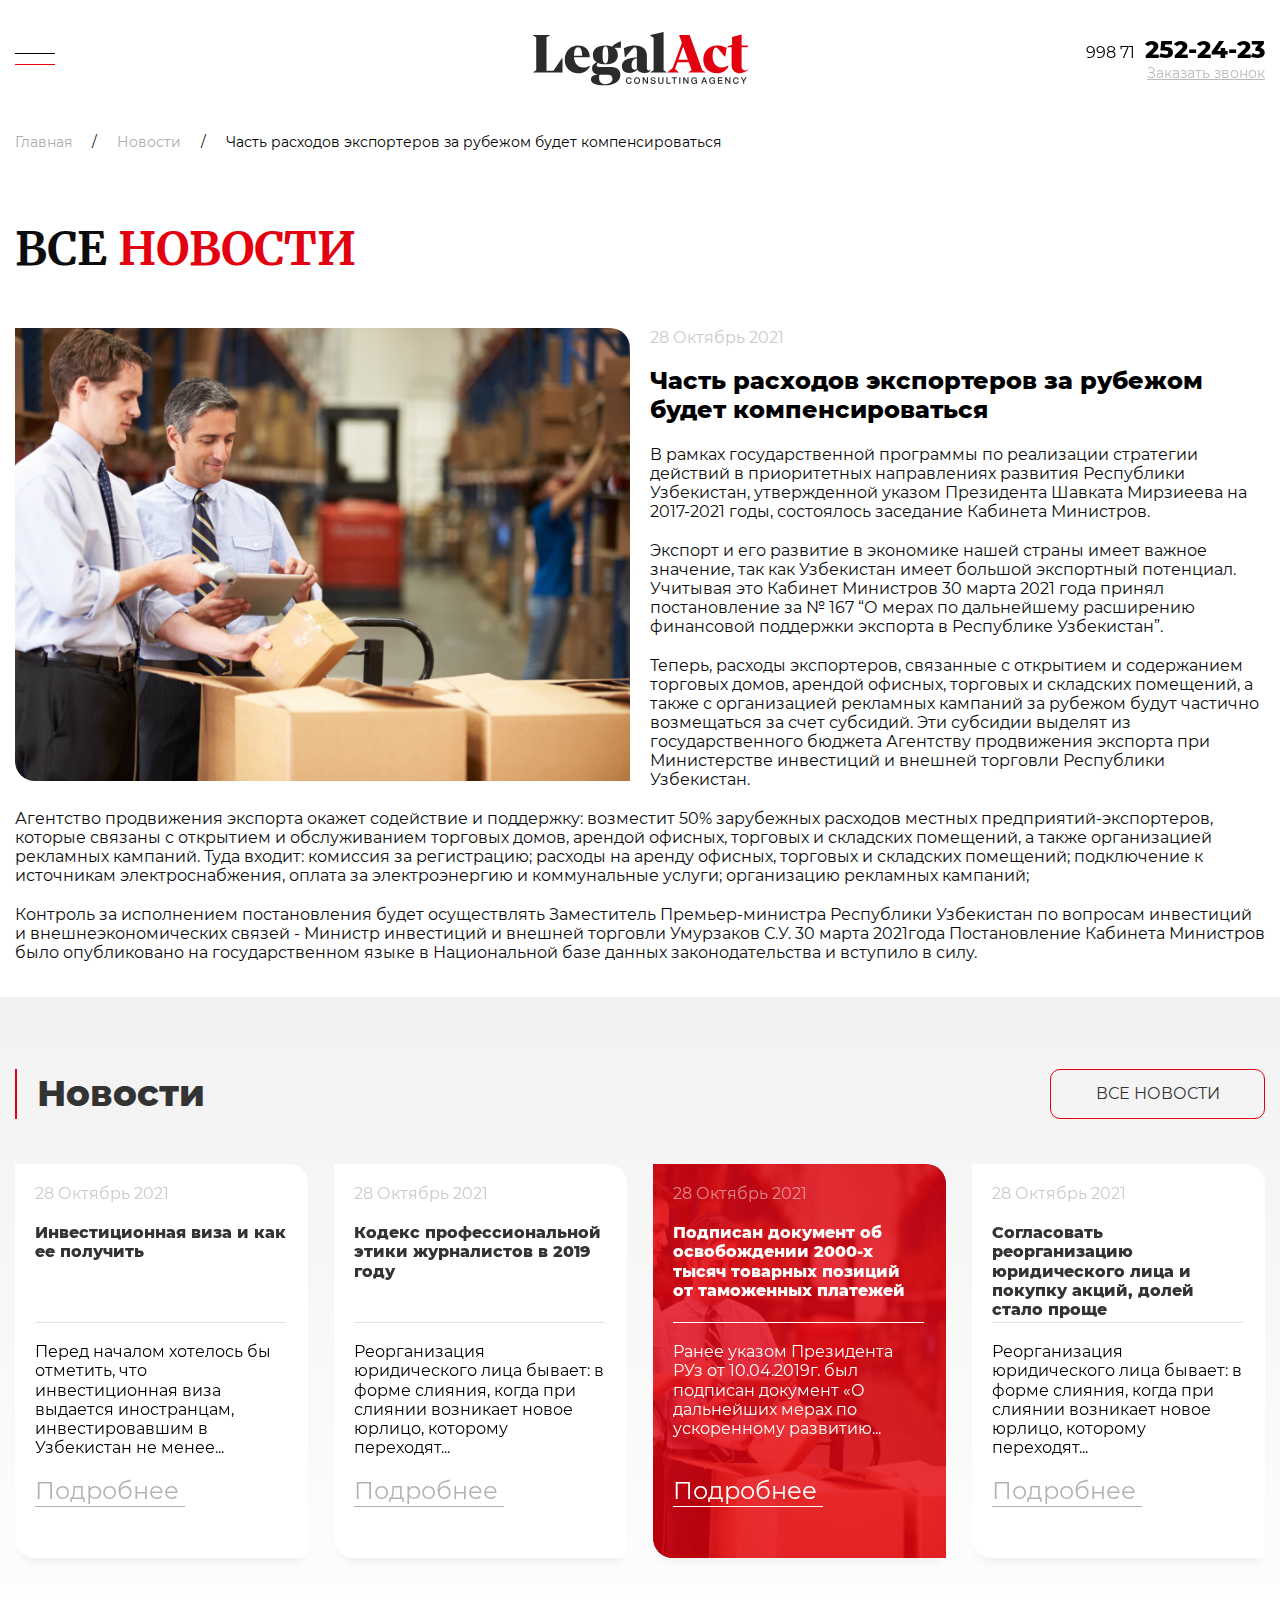
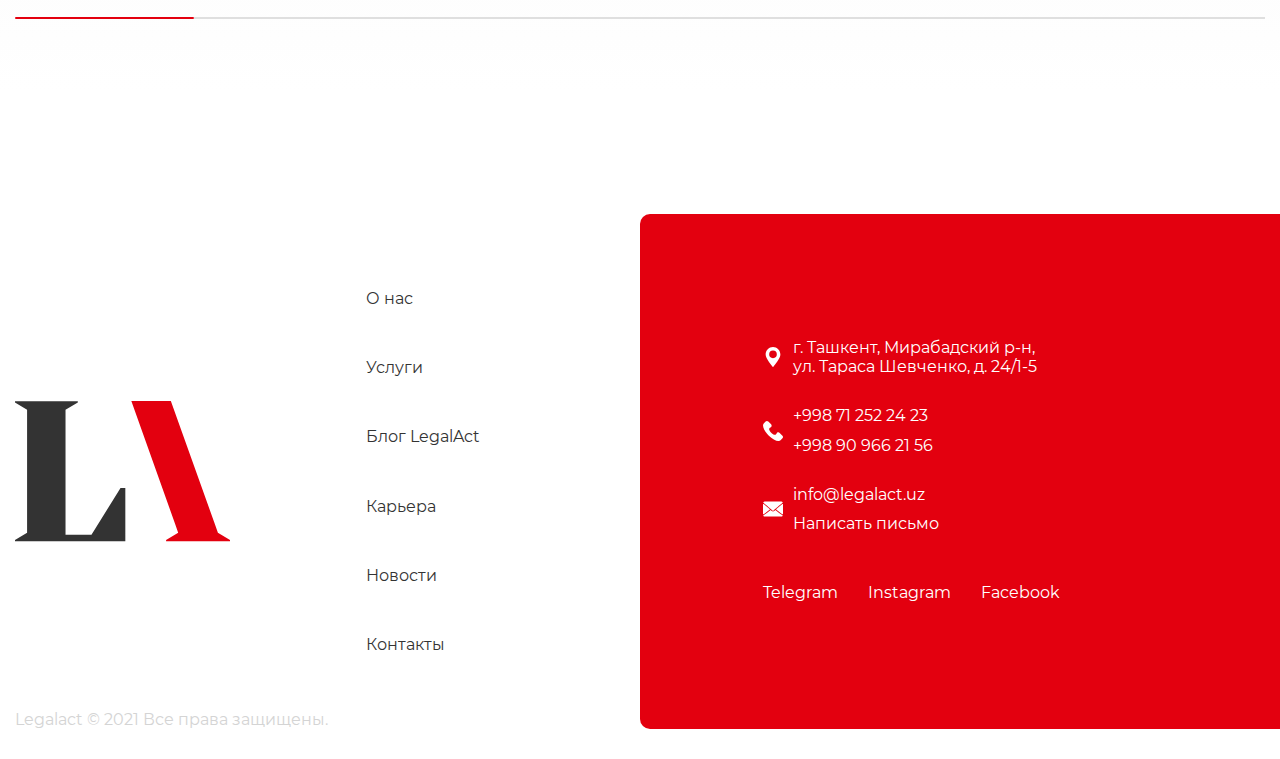
<file: news-page.html>
<!DOCTYPE html>
<html lang="ru">
<head>
  <meta charset="UTF-8">
  <meta http-equiv="X-UA-Compatible" content="IE=edge">
  <meta name="viewport" content="width=device-width, initial-scale=1.0">
  <!-- FAVICON -->
  <link rel="icon" href="./img/favicon.jpg">
  <!-- SLICK SLIDER CSS -->
  <link rel="stylesheet" href="./css/slick.min.css">
  <link rel="stylesheet" href="./css/slick.min.css.map">
  <!-- ANIMATE CSS -->
  <link rel="stylesheet" href="./css/animate.min.css">
  <!-- MAIN STYLES -->
  <link rel="stylesheet" href="./css/style.min.css">
  <title>LegalAct</title>
</head>
<body>
  <!-- page -->
  <div class="page">
    <div class="news-page header">
      <div class="header-menu-top">
  <div class="container">
    <ul class="header-menu">
      <li class="header-menu__list">
        <a href="#" class="header-menu__burger">
            <span></span>
            <span></span>
        </a>
      </li>
      <li class="header-menu__list">
        <a href="/" class="header-menu__logo"><img src="./img/logo.svg" alt="logo"></a>
      </li>
      <li class="header-menu__list">
        <div class="header-menu__phone"><span>998 71</span>252-24-23</div>
        <a class="header-menu__call" href="#">Заказать звонок</a>
      </li>
    </ul>
  </div>
</div>
      <div class="menu">
  <div class="container">
    <div class="menu-top">
      <div class="menu-top__inner">
        <div class="menu-top__title">Меню сайта</div>
        <div class="menu-top__lang">
          <a href="#" class="lang-active">RU</a>
          <span>/</span>
          <a href="#">EN</a>
          <span>/</span>
          <a href="#">UZ</a>
        </div>
      </div>
      
      <a href="faq.html" class="btn btn-transparent menu-btn">Часто задаваемые вопросы</a>
      <a href="resume.html" class="btn initial">Форма для резюме</a>
      <div class="footer-right__social menu-top__social">
        <a href="#">Telegram</a>
        <a href="#">Instagram</a>
        <a href="#">Facebook</a>
      </div>
      <a href="#" class="menu-top__close">
        <span></span>
        <span></span>
      </a>
    </div>
    <ul class="menu-nav">
      <li class="menu-nav__list">
        <a href="about.html" class="menu-nav__link ">О нас</a>
      </li>
      <li class="menu-nav__list">
        <a href="service.html" class="menu-nav__link">Услуги</a>
        <div class="menu-nav__slider_wrapper">
          <div class="menu-nav__slider" id="menu-slider">
            <div>
              <ul class="menu-item">
                <li class="menu-item__list">
                  <a href="#" class="menu-item__link">Link 2</a>
                </li>
                <li class="menu-item__list">
                  <a href="#" class="menu-item__link">Регистрация компании в Республике Узбекистан</a>
                </li>
                <li class="menu-item__list">
                  <a href="#" class="menu-item__link">Разрешение на привлечение иностранной рабочей силы в Узбекистане</a>
                </li>
                <li class="menu-item__list">
                  <a href="#" class="menu-item__link">Изменение фирменного наименования предприятия</a>
                </li>
                <li class="menu-item__list">
                  <a href="#" class="menu-item__link">Разработка логотипа, фирменного стиля, визиток</a>
                </li>
                <li class="menu-item__list">
                  <a href="#" class="menu-item__link">Аккредитация представительств в Узбекистане</a>
                </li>
                <li class="menu-item__list">
                  <a href="#" class="menu-item__link">Реорганизация в форме преобразования</a>
                </li>
                <li class="menu-item__list">
                  <a href="#" class="menu-item__link">Реорганизация в форме слияния</a>
                </li>
                <li class="menu-item__list">
                  <a href="#" class="menu-item__link">Изменение фирменного наименования предприятия</a>
                </li>
              </ul>
            </div>
            <div>
              <ul class="menu-item">
                <li class="menu-item__list">
                  <a href="#" class="menu-item__link">Бухгалтерское сопровождение в Узбекистане</a>
                </li>
                
                <li class="menu-item__list">
                  <a href="#" class="menu-item__link">Регистрация компании в Республике Узбекистан</a>
                </li>
                <li class="menu-item__list">
                  <a href="#" class="menu-item__link">Разрешение на привлечение иностранной рабочей силы в Узбекистане</a>
                </li>
                
                <li class="menu-item__list">
                  <a href="#" class="menu-item__link">Изменения размера Уставного фонда предприятия (уменьшение/увеличение)</a>
                </li>
                
                <li class="menu-item__list">
                  <a href="#" class="menu-item__link">Разработка логотипа, фирменного стиля, визиток </a>
                </li>
                
                <li class="menu-item__list">
                  <a href="#" class="menu-item__link">Аккредитация представительств в Узбекистане</a>
                </li>
                
                <li class="menu-item__list">
                  <a href="#" class="menu-item__link">Разрешение на привлечение иностранной рабочей силы в Узбекистане</a>
                </li>
              
                <li class="menu-item__list">
                  <a href="#" class="menu-item__link">Реорганизация в форме преобразования</a>
                </li>
                
                <li class="menu-item__list">
                  <a href="#" class="menu-item__link">Реорганизация в форме слияния</a>
                </li>
              </ul>
            </div>
          </div>
        </div>
      </li>
      <li class="menu-nav__list">
        <a href="career.html" class="menu-nav__link">Карьера</a>
      </li>
      <li class="menu-nav__list">
        <a href="blog.html" class="menu-nav__link">Блог LegalAct</a>
      </li>
      <li class="menu-nav__list">
        <a href="news.html" class="menu-nav__link">Новости</a>
      </li>
      <li class="menu-nav__list">
        <a href="contact.html" class="menu-nav__link">Контакты</a>
      </li>
    </ul>
    <div class="menu-item__wrapper animate__animated menu-active__links animate__slideInUp">
      <ul class="menu-item">
        <li class="menu-item__list">
          <a href="#" class="menu-item__link">Link 2</a>
        </li>
        <li class="menu-item__list">
          <a href="#" class="menu-item__link">Регистрация компании в Республике Узбекистан</a>
        </li>
        <li class="menu-item__list">
          <a href="#" class="menu-item__link">Разрешение на привлечение иностранной рабочей силы в Узбекистане</a>
        </li>
        <li class="menu-item__list">
          <a href="#" class="menu-item__link">Изменение фирменного наименования предприятия</a>
        </li>
        <li class="menu-item__list">
          <a href="#" class="menu-item__link">Разработка логотипа, фирменного стиля, визиток</a>
        </li>
        <li class="menu-item__list">
          <a href="#" class="menu-item__link">Аккредитация представительств в Узбекистане</a>
        </li>
        <li class="menu-item__list">
          <a href="#" class="menu-item__link">Реорганизация в форме преобразования</a>
        </li>
        <li class="menu-item__list">
          <a href="#" class="menu-item__link">Реорганизация в форме слияния</a>
        </li>
        <li class="menu-item__list">
          <a href="#" class="menu-item__link">Изменение фирменного наименования предприятия</a>
        </li>
      </ul>
      <ul class="menu-item">
        <li class="menu-item__list">
          <a href="#" class="menu-item__link">Бухгалтерское сопровождение в Узбекистане</a>
        </li>
        
        <li class="menu-item__list">
          <a href="#" class="menu-item__link">Регистрация компании в Республике Узбекистан</a>
        </li>
        <li class="menu-item__list">
          <a href="#" class="menu-item__link">Разрешение на привлечение иностранной рабочей силы в Узбекистане</a>
        </li>
        
        <li class="menu-item__list">
          <a href="#" class="menu-item__link">Изменения размера Уставного фонда предприятия (уменьшение/увеличение)</a>
        </li>
        
        <li class="menu-item__list">
          <a href="#" class="menu-item__link">Разработка логотипа, фирменного стиля, визиток </a>
        </li>
        
        <li class="menu-item__list">
          <a href="#" class="menu-item__link">Аккредитация представительств в Узбекистане</a>
        </li>
        
        <li class="menu-item__list">
          <a href="#" class="menu-item__link">Разрешение на привлечение иностранной рабочей силы в Узбекистане</a>
        </li>
      
        <li class="menu-item__list">
          <a href="#" class="menu-item__link">Реорганизация в форме преобразования</a>
        </li>
        
        <li class="menu-item__list">
          <a href="#" class="menu-item__link">Реорганизация в форме слияния</a>
        </li>
      </ul>
    </div>
    <div class="footer-right__social menu-top__social_hidden">
      <a href="#">Telegram</a>
      <a href="#">Instagram</a>
      <a href="#">Facebook</a>
    </div>
  </div>
</div>
      <div class="container">
        <div class="breadcrumbs">
          <a href="/" class="breadcrumbs-link">Главная</a>
          <span>/</span>
          <a href="/news.html" class="breadcrumbs-link">Новости</a>
          <span>/</span>
          <a href="/news-page.html" class="breadcrumbs-link breadcrumbs-link__active">Часть расходов экспортеров за рубежом будет компенсироваться</a>
        </div>
        <div class="title">
          <h1>все <span>Новости</span> </h1>
        </div>
        <div class="news-page__outer">
          <div class="news-page__wrapper">
            <img src="./img/news-page-img.png" alt="news-page-img" class="news-page__img">
            <div class="news-page__content">
              <div class="news-main__data">28 Октябрь 2021</div>
              <div class="news-page__title">
                Часть расходов экспортеров за рубежом будет компенсироваться
              </div>
              <p class="news-page__text">
                В рамках государственной программы по реализации стратегии действий в приоритетных направлениях развития Республики Узбекистан, утвержденной указом Президента Шавката Мирзиеева на 2017-2021 годы, состоялось заседание Кабинета Министров.
              </p>
              <p class="news-page__text">
                Экспорт и его развитие в экономике нашей страны имеет важное значение, так как Узбекистан имеет большой экспортный потенциал. Учитывая это Кабинет Министров 30 марта 2021 года принял постановление за № 167 “О мерах по дальнейшему расширению финансовой поддержки экспорта в Республике Узбекистан”.
              </p>
              <p class="news-page__text">
                Теперь, расходы экспортеров, связанные с открытием и содержанием торговых домов, арендой офисных, торговых и складских помещений, а также с организацией рекламных кампаний за рубежом будут частично возмещаться за счет субсидий. Эти субсидии выделят из государственного бюджета Агентству продвижения экспорта при Министерстве инвестиций и внешней торговли Республики Узбекистан.
              </p>
            </div>
          </div>
          <p class="news-page__text">
            Агентство продвижения экспорта окажет содействие и поддержку: возместит 50% зарубежных расходов местных предприятий-экспортеров, которые связаны с открытием и обслуживанием торговых домов, арендой офисных, торговых и складских помещений, а также организацией рекламных кампаний. Туда входит: комиссия за регистрацию; расходы на аренду офисных, торговых и складских помещений; подключение к источникам электроснабжения, оплата за электроэнергию и коммунальные услуги; организацию рекламных кампаний;
          </p>
          <p class="news-page__text">
            Контроль за исполнением постановления будет осуществлять Заместитель Премьер-министра Республики Узбекистан по вопросам инвестиций и внешнеэкономических связей - Министр инвестиций и внешней торговли Умурзаков С.У. 30 марта 2021года Постановление Кабинета Министров было опубликовано на государственном языке в Национальной базе данных законодательства и вступило в силу.
          </p>
        </div>
      </div>
      <!-- News -->
      <section class="news">
        <div class="container">
          <div class="title-shadow news-hidden">
            <h2>Архив новостей:</h2>
          </div>
          <div class="news-top">
            <div class="news-top__title">
              <span></span>
              <h2>Новости</h2>
            </div>
            <a href="#" class="btn btn-transparent">Все новости</a>
          </div>
          <div class="news-slider">
            <div>
              <div class="news-slider__item">
                <img class="news-slider__bg" src="./img/news-slider-img.png" alt="news-slider-img">
                <div class="news-slider__date">28 Октябрь 2021</div>
                <div class="news-slider__top">
                  <div class="news-slider__title">
                    Подписан документ об освобождении 2000-х тысяч товарных позиций от таможенных платежей
                  </div>
                  <div class="news-slider__border"></div>
                </div>
                <div class="news-slider__bottom">
                  <div class="news-slider__text">
                    Ранее указом Президента РУз от 10.04.2019г. был подписан документ «О дальнейших мерах по ускоренному развитию...
                  </div>
                  <a href="#" class="news-slider__link">Подробнее</a>
                </div>
              </div>
            </div>
            <div>
              <div class="news-slider__item">
                <img class="news-slider__bg" src="./img/news-slider-img.png" alt="news-slider-img">
                <div class="news-slider__date">28 Октябрь 2021</div>
                <div class="news-slider__top">
                  <div class="news-slider__title">
                    Согласовать реорганизацию юридического лица и покупку акций, долей стало проще
                  </div>
                  <div class="news-slider__border"></div>
                </div>
                
                <div class="news-slider__bottom">
                  <div class="news-slider__text">
                    Реорганизация юридического лица бывает: в форме слияния, когда при слиянии возникает новое юрлицо, которому переходят...
                  </div>
                  <a href="#" class="news-slider__link">Подробнее</a>
                </div>
              </div>
            </div>
            <div>
              <div class="news-slider__item">
                <img class="news-slider__bg" src="./img/news-slider-img.png" alt="news-slider-img">
                <div class="news-slider__date">28 Октябрь 2021</div>
                <div class="news-slider__top">
                  <div class="news-slider__title">
                    Инвестиционная виза и как ее получить
                  </div>
                  <div class="news-slider__border"></div>
                </div>
                
                <div class="news-slider__bottom">
                  <div class="news-slider__text">
                    Перед началом хотелось бы отметить, что инвестиционная виза выдается иностранцам, инвестировавшим в Узбекистан не менее...
                  </div>
                  <a href="#" class="news-slider__link">Подробнее</a>
                </div>
              </div>
            </div>
            <div>
              <div class="news-slider__item">
                <img class="news-slider__bg" src="./img/news-slider-img.png" alt="news-slider-img">
                <div class="news-slider__date">28 Октябрь 2021</div>
                <div class="news-slider__top">
                  <div class="news-slider__title">
                    Кодекс профессиональной этики журналистов в 2019 году
                  </div>
                  <div class="news-slider__border"></div>
                </div>
                
                <div class="news-slider__bottom">
                  <div class="news-slider__text">
                    Реорганизация юридического лица бывает: в форме слияния, когда при слиянии возникает новое юрлицо, которому переходят...
                  </div>
                  <a href="#" class="news-slider__link">Подробнее</a>
                </div>
              </div>
            </div>
            <div>
              <div class="news-slider__item">
                <img class="news-slider__bg" src="./img/news-slider-img.png" alt="news-slider-img">
                <div class="news-slider__date">28 Октябрь 2021</div>
                <div class="news-slider__top">
                  <div class="news-slider__title">
                    Согласовать реорганизацию юридического лица и покупку акций, долей стало проще
                  </div>
                  <div class="news-slider__border"></div>
                </div>
                
                <div class="news-slider__bottom">
                  <div class="news-slider__text">
                    Реорганизация юридического лица бывает: в форме слияния, когда при слиянии возникает новое юрлицо, которому переходят...
                  </div>
                  <a href="#" class="news-slider__link">Подробнее</a>
                </div>
              </div>
            </div>
            <div>
              <div class="news-slider__item">
                <img class="news-slider__bg" src="./img/news-slider-img.png" alt="news-slider-img">
                <div class="news-slider__date">28 Октябрь 2021</div>
                <div class="news-slider__top">
                  <div class="news-slider__title">
                    Инвестиционная виза и как ее получить
                  </div>
                  <div class="news-slider__border"></div>
                </div>
                
                <div class="news-slider__bottom">
                  <div class="news-slider__text">
                    Перед началом хотелось бы отметить, что инвестиционная виза выдается иностранцам, инвестировавшим в Узбекистан не менее...
                  </div>
                  <a href="#" class="news-slider__link">Подробнее</a>
                </div>
              </div>
            </div>
            <div>
              <div class="news-slider__item">
                <img class="news-slider__bg" src="./img/news-slider-img.png" alt="news-slider-img">
                <div class="news-slider__date">28 Октябрь 2021</div>
                <div class="news-slider__top">
                  <div class="news-slider__title">
                    Кодекс профессиональной этики журналистов в 2019 году
                  </div>
                  <div class="news-slider__border"></div>
                </div>
                
                <div class="news-slider__bottom">
                  <div class="news-slider__text">
                    Реорганизация юридического лица бывает: в форме слияния, когда при слиянии возникает новое юрлицо, которому переходят...
                  </div>
                  <a href="#" class="news-slider__link">Подробнее</a>
                </div>
              </div>
            </div>
          </div>
          <div class="news-hidden">
            <a href="#" class="btn btn-transparent">Все новости</a>
          </div>
        </div>
      </section>
    </div>
    
        <!-- FOOTER -->
    <footer class="footer">
      <div class="container">
        <div class="footer-wrapper">
          <div class="footer-left">
            <div class="footer-left__inner">
              <a href="/"><img src="./img/footer-logo.svg" alt="footer-logo" class="footer-left__logo"></a>
              <ul class="footer-left__menu">
                <li class="footer-left__list">
                  <a href="about.html" class="footer-left__link">О нас</a>
                </li>
                <li class="footer-left__list">
                  <a href="service.html" class="footer-left__link">Услуги</a>
                </li>
                <li class="footer-left__list">
                  <a href="blog.html" class="footer-left__link">Блог LegalAct</a>
                </li>
                <li class="footer-left__list">
                  <a href="career.html" class="footer-left__link">Карьера</a>
                </li>
                <li class="footer-left__list">
                  <a href="news.html" class="footer-left__link">Новости</a>
                </li>
                <li class="footer-left__list">
                  <a href="contact.html" class="footer-left__link">Контакты</a>
                </li>
              </ul>
            </div>
            <div class="footer-left__copy">
              Legalact © 2021 Все права защищены. 
            </div>
          </div>
          <div class="footer-right">
            <ul class="footer-right__contact">
              <li class="footer-right__list">
                <img class="footer-right__icon" src="./img/icons/location.svg" alt="location">
                <div class="footer-right__inner">
                  <div class="footer-right__text">
                    г. Ташкент, Мирабадский р-н,  <br>
                    ул. Тараса Шевченко, д. 24/1-5 
                  </div>
                </div>
              </li>
              <li class="footer-right__list">
                <img class="footer-right__icon" src="./img/icons/phone.svg" alt="phone">
                <div class="footer-right__inner">
                  <a href="tel:+998712522423" class="footer-right__text">
                    +998 71 252 24 23  
                  </a>
                  <a href="tel:+998909662156" class="footer-right__text">
                    +998 90 966 21 56 
                  </a>
                </div>
              </li>
              <li class="footer-right__list">
                <img class="footer-right__icon" src="./img/icons/mail.svg" alt="mail">
                <div class="footer-right__inner">
                  <a href="mailto:info@legalact.uz" class="footer-right__text">
                    info@legalact.uz 
                  </a>
                  <a href="#" class="footer-right__text hover-text-underline">
                    Написать письмо
                  </a>
                </div>
              </li>
            </ul>
            <div class="footer-right__social">
              <a href="#">Telegram</a>
              <a href="#">Instagram</a>
              <a href="#">Facebook</a>
            </div>
            <div class="footer-right__copy">
              Legalact © 2021 Все права защищены. 
            </div>
          </div>
        </div>
      </div>
    </footer>

    <!-- OVERLAYS -->
    <div class="light-overlay"></div>
    <div class="overlay"></div>
    
    <!-- MODAL -->
    <div class="modal-video">
      <div class="modal-close">
        <span></span>
        <span></span>
      </div>
      <div class="modal-content"></div>
    </div>
    
  </div><!-- end-page -->
  
    <!-- SCRIPTS -->
    <script src="./js/jquery-3.6.0.min.js"></script>
    <script src="./js/waypoints.min.js"></script>
    <script src="./js/jquery.counterup.js"></script>
    <script src="./js/wow.min.js"></script>
    <script src="./js/slick.min.js"></script>
    <script src="./js/script.min.js"></script>
</body>
</html>
</file>
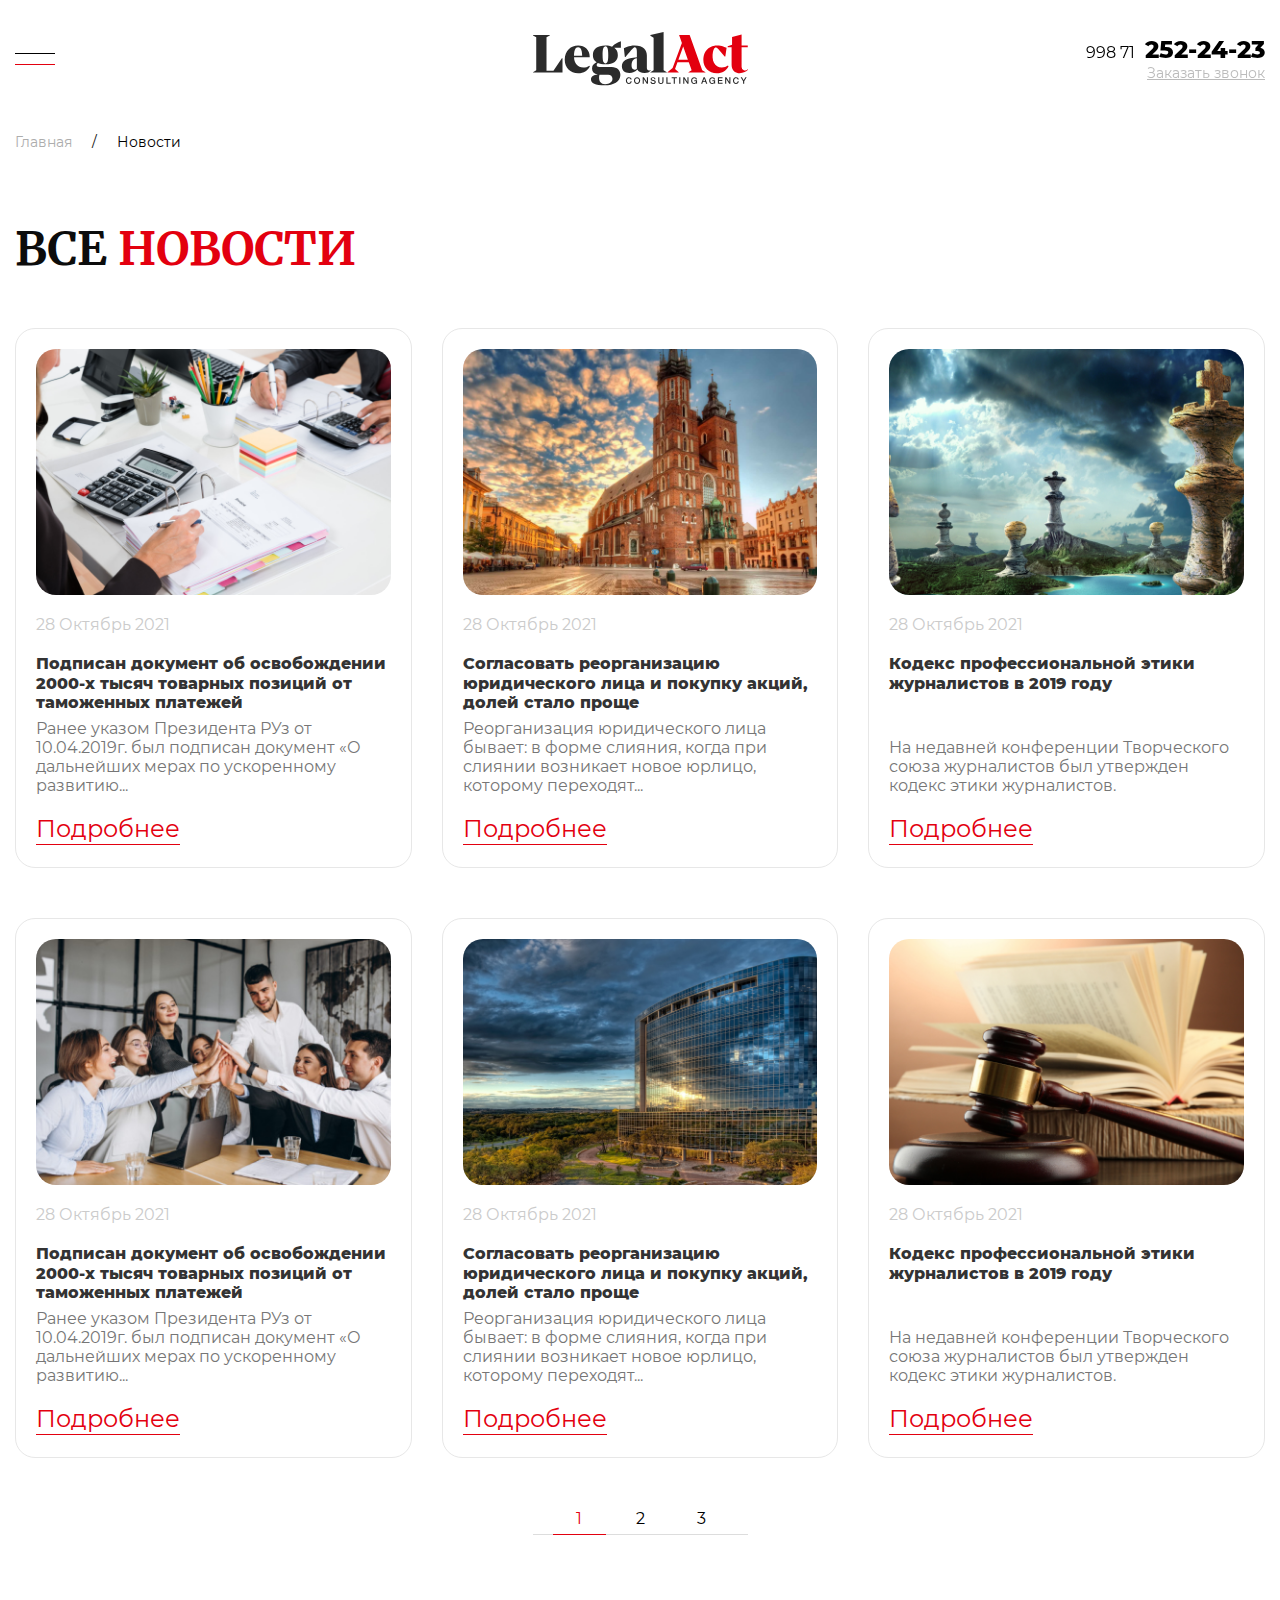
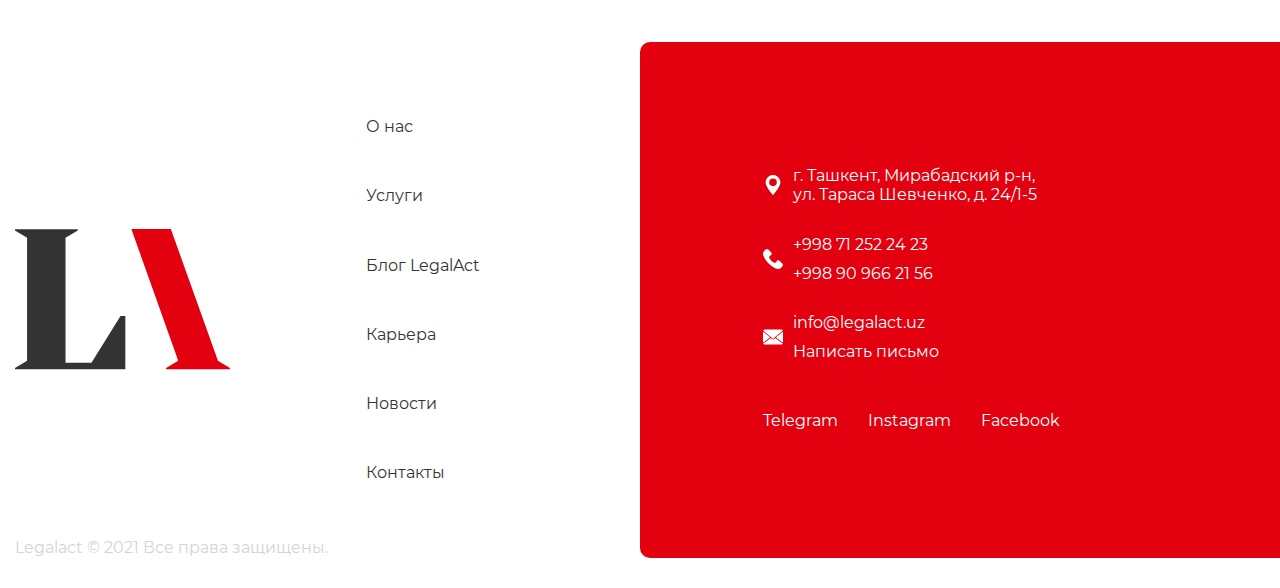
<file: news.html>
<!DOCTYPE html>
<html lang="ru">
<head>
  <meta charset="UTF-8">
  <meta http-equiv="X-UA-Compatible" content="IE=edge">
  <meta name="viewport" content="width=device-width, initial-scale=1.0">
  <!-- FAVICON -->
  <link rel="icon" href="./img/favicon.jpg">
  <!-- SLICK SLIDER CSS -->
  <link rel="stylesheet" href="./css/slick.min.css">
  <link rel="stylesheet" href="./css/slick.min.css.map">
  <!-- ANIMATE CSS -->
  <link rel="stylesheet" href="./css/animate.min.css">
  <!-- MAIN STYLES -->
  <link rel="stylesheet" href="./css/style.min.css">
  <title>LegalAct</title>
</head>
<body>
  <!-- page -->
  <div class="page">
    
    <div class="news-main header">
      <div class="header-menu-top">
  <div class="container">
    <ul class="header-menu">
      <li class="header-menu__list">
        <a href="#" class="header-menu__burger">
            <span></span>
            <span></span>
        </a>
      </li>
      <li class="header-menu__list">
        <a href="/" class="header-menu__logo"><img src="./img/logo.svg" alt="logo"></a>
      </li>
      <li class="header-menu__list">
        <div class="header-menu__phone"><span>998 71</span>252-24-23</div>
        <a class="header-menu__call" href="#">Заказать звонок</a>
      </li>
    </ul>
  </div>
</div>
      <div class="menu">
  <div class="container">
    <div class="menu-top">
      <div class="menu-top__inner">
        <div class="menu-top__title">Меню сайта</div>
        <div class="menu-top__lang">
          <a href="#" class="lang-active">RU</a>
          <span>/</span>
          <a href="#">EN</a>
          <span>/</span>
          <a href="#">UZ</a>
        </div>
      </div>
      
      <a href="faq.html" class="btn btn-transparent menu-btn">Часто задаваемые вопросы</a>
      <a href="resume.html" class="btn initial">Форма для резюме</a>
      <div class="footer-right__social menu-top__social">
        <a href="#">Telegram</a>
        <a href="#">Instagram</a>
        <a href="#">Facebook</a>
      </div>
      <a href="#" class="menu-top__close">
        <span></span>
        <span></span>
      </a>
    </div>
    <ul class="menu-nav">
      <li class="menu-nav__list">
        <a href="about.html" class="menu-nav__link ">О нас</a>
      </li>
      <li class="menu-nav__list">
        <a href="service.html" class="menu-nav__link">Услуги</a>
        <div class="menu-nav__slider_wrapper">
          <div class="menu-nav__slider" id="menu-slider">
            <div>
              <ul class="menu-item">
                <li class="menu-item__list">
                  <a href="#" class="menu-item__link">Link 2</a>
                </li>
                <li class="menu-item__list">
                  <a href="#" class="menu-item__link">Регистрация компании в Республике Узбекистан</a>
                </li>
                <li class="menu-item__list">
                  <a href="#" class="menu-item__link">Разрешение на привлечение иностранной рабочей силы в Узбекистане</a>
                </li>
                <li class="menu-item__list">
                  <a href="#" class="menu-item__link">Изменение фирменного наименования предприятия</a>
                </li>
                <li class="menu-item__list">
                  <a href="#" class="menu-item__link">Разработка логотипа, фирменного стиля, визиток</a>
                </li>
                <li class="menu-item__list">
                  <a href="#" class="menu-item__link">Аккредитация представительств в Узбекистане</a>
                </li>
                <li class="menu-item__list">
                  <a href="#" class="menu-item__link">Реорганизация в форме преобразования</a>
                </li>
                <li class="menu-item__list">
                  <a href="#" class="menu-item__link">Реорганизация в форме слияния</a>
                </li>
                <li class="menu-item__list">
                  <a href="#" class="menu-item__link">Изменение фирменного наименования предприятия</a>
                </li>
              </ul>
            </div>
            <div>
              <ul class="menu-item">
                <li class="menu-item__list">
                  <a href="#" class="menu-item__link">Бухгалтерское сопровождение в Узбекистане</a>
                </li>
                
                <li class="menu-item__list">
                  <a href="#" class="menu-item__link">Регистрация компании в Республике Узбекистан</a>
                </li>
                <li class="menu-item__list">
                  <a href="#" class="menu-item__link">Разрешение на привлечение иностранной рабочей силы в Узбекистане</a>
                </li>
                
                <li class="menu-item__list">
                  <a href="#" class="menu-item__link">Изменения размера Уставного фонда предприятия (уменьшение/увеличение)</a>
                </li>
                
                <li class="menu-item__list">
                  <a href="#" class="menu-item__link">Разработка логотипа, фирменного стиля, визиток </a>
                </li>
                
                <li class="menu-item__list">
                  <a href="#" class="menu-item__link">Аккредитация представительств в Узбекистане</a>
                </li>
                
                <li class="menu-item__list">
                  <a href="#" class="menu-item__link">Разрешение на привлечение иностранной рабочей силы в Узбекистане</a>
                </li>
              
                <li class="menu-item__list">
                  <a href="#" class="menu-item__link">Реорганизация в форме преобразования</a>
                </li>
                
                <li class="menu-item__list">
                  <a href="#" class="menu-item__link">Реорганизация в форме слияния</a>
                </li>
              </ul>
            </div>
          </div>
        </div>
      </li>
      <li class="menu-nav__list">
        <a href="career.html" class="menu-nav__link">Карьера</a>
      </li>
      <li class="menu-nav__list">
        <a href="blog.html" class="menu-nav__link">Блог LegalAct</a>
      </li>
      <li class="menu-nav__list">
        <a href="news.html" class="menu-nav__link">Новости</a>
      </li>
      <li class="menu-nav__list">
        <a href="contact.html" class="menu-nav__link">Контакты</a>
      </li>
    </ul>
    <div class="menu-item__wrapper animate__animated menu-active__links animate__slideInUp">
      <ul class="menu-item">
        <li class="menu-item__list">
          <a href="#" class="menu-item__link">Link 2</a>
        </li>
        <li class="menu-item__list">
          <a href="#" class="menu-item__link">Регистрация компании в Республике Узбекистан</a>
        </li>
        <li class="menu-item__list">
          <a href="#" class="menu-item__link">Разрешение на привлечение иностранной рабочей силы в Узбекистане</a>
        </li>
        <li class="menu-item__list">
          <a href="#" class="menu-item__link">Изменение фирменного наименования предприятия</a>
        </li>
        <li class="menu-item__list">
          <a href="#" class="menu-item__link">Разработка логотипа, фирменного стиля, визиток</a>
        </li>
        <li class="menu-item__list">
          <a href="#" class="menu-item__link">Аккредитация представительств в Узбекистане</a>
        </li>
        <li class="menu-item__list">
          <a href="#" class="menu-item__link">Реорганизация в форме преобразования</a>
        </li>
        <li class="menu-item__list">
          <a href="#" class="menu-item__link">Реорганизация в форме слияния</a>
        </li>
        <li class="menu-item__list">
          <a href="#" class="menu-item__link">Изменение фирменного наименования предприятия</a>
        </li>
      </ul>
      <ul class="menu-item">
        <li class="menu-item__list">
          <a href="#" class="menu-item__link">Бухгалтерское сопровождение в Узбекистане</a>
        </li>
        
        <li class="menu-item__list">
          <a href="#" class="menu-item__link">Регистрация компании в Республике Узбекистан</a>
        </li>
        <li class="menu-item__list">
          <a href="#" class="menu-item__link">Разрешение на привлечение иностранной рабочей силы в Узбекистане</a>
        </li>
        
        <li class="menu-item__list">
          <a href="#" class="menu-item__link">Изменения размера Уставного фонда предприятия (уменьшение/увеличение)</a>
        </li>
        
        <li class="menu-item__list">
          <a href="#" class="menu-item__link">Разработка логотипа, фирменного стиля, визиток </a>
        </li>
        
        <li class="menu-item__list">
          <a href="#" class="menu-item__link">Аккредитация представительств в Узбекистане</a>
        </li>
        
        <li class="menu-item__list">
          <a href="#" class="menu-item__link">Разрешение на привлечение иностранной рабочей силы в Узбекистане</a>
        </li>
      
        <li class="menu-item__list">
          <a href="#" class="menu-item__link">Реорганизация в форме преобразования</a>
        </li>
        
        <li class="menu-item__list">
          <a href="#" class="menu-item__link">Реорганизация в форме слияния</a>
        </li>
      </ul>
    </div>
    <div class="footer-right__social menu-top__social_hidden">
      <a href="#">Telegram</a>
      <a href="#">Instagram</a>
      <a href="#">Facebook</a>
    </div>
  </div>
</div>
      <div class="container">
        <div class="breadcrumbs">
          <a href="/" class="breadcrumbs-link">Главная</a>
          <span>/</span>
          <a href="/news.html" class="breadcrumbs-link breadcrumbs-link__active">Новости</a>
        </div>
        <div class="title">
          <h1>все <span>Новости</span></h1>
        </div>
        <div class="news-main__wrapper">
          <div class="news-main__card">
            <img src="./img/news-main-img1.png" alt="news-main-img1" class="news-main__img">
            <div class="news-main__content">
              <div class="news-main__inner">
                <div class="news-main__data">28 Октябрь 2021</div>
                <div class="news-main__title">
                  Подписан документ об освобождении 2000-х тысяч товарных позиций от таможенных платежей
                </div>
              </div>
              <div class="news-main__text">
                Ранее указом Президента РУз от 10.04.2019г. был подписан документ «О дальнейших мерах по ускоренному развитию...
              </div>
            </div>
            <a href="./news-page.html" class="news-main__link">Подробнее</a>
          </div>
          <div class="news-main__card">
            <img src="./img/news-main-img2.png" alt="news-main-img2" class="news-main__img">
            <div class="news-main__content">
              <div class="news-main__inner">
                <div class="news-main__data">28 Октябрь 2021</div>
                <div class="news-main__title">
                  Согласовать реорганизацию юридического лица и покупку акций, долей стало проще
                </div>
              </div>
              <div class="news-main__text">
                Реорганизация юридического лица бывает: в форме слияния, когда при слиянии возникает новое юрлицо, которому переходят...
              </div>
            </div>
            <a href="./news-page.html" class="news-main__link">Подробнее</a>
          </div>
          <div class="news-main__card">
            <img src="./img/news-main-img3.png" alt="news-main-img3" class="news-main__img">
            <div class="news-main__content">
              <div class="news-main__inner">
                <div class="news-main__data">28 Октябрь 2021</div>
                <div class="news-main__title">
                  Кодекс профессиональной этики журналистов в 2019 году
                </div>
              </div>
              <div class="news-main__text">
                На недавней конференции Творческого союза журналистов был утвержден кодекс этики журналистов.
              </div>
            </div>
            <a href="./news-page.html" class="news-main__link">Подробнее</a>
          </div>
          <div class="news-main__card">
            <img src="./img/news-main-img4.png" alt="news-main-img4" class="news-main__img">
            <div class="news-main__content">
              <div class="news-main__inner">
                <div class="news-main__data">28 Октябрь 2021</div>
                <div class="news-main__title">
                  Подписан документ об освобождении 2000-х тысяч товарных позиций от таможенных платежей
                </div>
              </div>
              <div class="news-main__text">
                Ранее указом Президента РУз от 10.04.2019г. был подписан документ «О дальнейших мерах по ускоренному развитию...
              </div>
            </div>
            <a href="./news-page.html" class="news-main__link">Подробнее</a>
          </div>
          <div class="news-main__card">
            <img src="./img/news-main-img5.png" alt="news-main-img5" class="news-main__img">
            <div class="news-main__content">
              <div class="news-main__inner">
                <div class="news-main__data">28 Октябрь 2021</div>
                <div class="news-main__title">
                  Согласовать реорганизацию юридического лица и покупку акций, долей стало проще
                </div>
              </div>
              <div class="news-main__text">
                Реорганизация юридического лица бывает: в форме слияния, когда при слиянии возникает новое юрлицо, которому переходят...
              </div>
            </div>
            <a href="./news-page.html" class="news-main__link">Подробнее</a>
          </div>
          <div class="news-main__card">
            <img src="./img/news-main-img6.png" alt="news-main-img6" class="news-main__img">
            <div class="news-main__content">
              <div class="news-main__inner">
                <div class="news-main__data">28 Октябрь 2021</div>
                <div class="news-main__title">
                  Кодекс профессиональной этики журналистов в 2019 году
                </div>
              </div>
              <div class="news-main__text">
                На недавней конференции Творческого союза журналистов был утвержден кодекс этики журналистов.
              </div>
            </div>
            <a href="./news-page.html" class="news-main__link">Подробнее</a>
          </div>
        </div>
        <div class="news-main__pagination">
          <a href="#" class="news-main__paglink pag-active">1</a>
          <a href="#" class="news-main__paglink">2</a>
          <a href="#" class="news-main__paglink">3</a>
        </div>
      </div>
    </div>
    
    
    
        <!-- FOOTER -->
    <footer class="footer">
      <div class="container">
        <div class="footer-wrapper">
          <div class="footer-left">
            <div class="footer-left__inner">
              <a href="/"><img src="./img/footer-logo.svg" alt="footer-logo" class="footer-left__logo"></a>
              <ul class="footer-left__menu">
                <li class="footer-left__list">
                  <a href="about.html" class="footer-left__link">О нас</a>
                </li>
                <li class="footer-left__list">
                  <a href="service.html" class="footer-left__link">Услуги</a>
                </li>
                <li class="footer-left__list">
                  <a href="blog.html" class="footer-left__link">Блог LegalAct</a>
                </li>
                <li class="footer-left__list">
                  <a href="career.html" class="footer-left__link">Карьера</a>
                </li>
                <li class="footer-left__list">
                  <a href="news.html" class="footer-left__link">Новости</a>
                </li>
                <li class="footer-left__list">
                  <a href="contact.html" class="footer-left__link">Контакты</a>
                </li>
              </ul>
            </div>
            <div class="footer-left__copy">
              Legalact © 2021 Все права защищены. 
            </div>
          </div>
          <div class="footer-right">
            <ul class="footer-right__contact">
              <li class="footer-right__list">
                <img class="footer-right__icon" src="./img/icons/location.svg" alt="location">
                <div class="footer-right__inner">
                  <div class="footer-right__text">
                    г. Ташкент, Мирабадский р-н,  <br>
                    ул. Тараса Шевченко, д. 24/1-5 
                  </div>
                </div>
              </li>
              <li class="footer-right__list">
                <img class="footer-right__icon" src="./img/icons/phone.svg" alt="phone">
                <div class="footer-right__inner">
                  <a href="tel:+998712522423" class="footer-right__text">
                    +998 71 252 24 23  
                  </a>
                  <a href="tel:+998909662156" class="footer-right__text">
                    +998 90 966 21 56 
                  </a>
                </div>
              </li>
              <li class="footer-right__list">
                <img class="footer-right__icon" src="./img/icons/mail.svg" alt="mail">
                <div class="footer-right__inner">
                  <a href="mailto:info@legalact.uz" class="footer-right__text">
                    info@legalact.uz 
                  </a>
                  <a href="#" class="footer-right__text hover-text-underline">
                    Написать письмо
                  </a>
                </div>
              </li>
            </ul>
            <div class="footer-right__social">
              <a href="#">Telegram</a>
              <a href="#">Instagram</a>
              <a href="#">Facebook</a>
            </div>
            <div class="footer-right__copy">
              Legalact © 2021 Все права защищены. 
            </div>
          </div>
        </div>
      </div>
    </footer>

    <!-- OVERLAYS -->
    <div class="light-overlay"></div>
    <div class="overlay"></div>
    
    <!-- MODAL -->
    <div class="modal-video">
      <div class="modal-close">
        <span></span>
        <span></span>
      </div>
      <div class="modal-content"></div>
    </div>
    
</div><!-- end-page -->
  
    <!-- SCRIPTS -->
    <script src="./js/jquery-3.6.0.min.js"></script>
    <script src="./js/waypoints.min.js"></script>
    <script src="./js/jquery.counterup.js"></script>
    <script src="./js/wow.min.js"></script>
    <script src="./js/slick.min.js"></script>
    <script src="./js/script.min.js"></script>
</body>
</html>
</file>
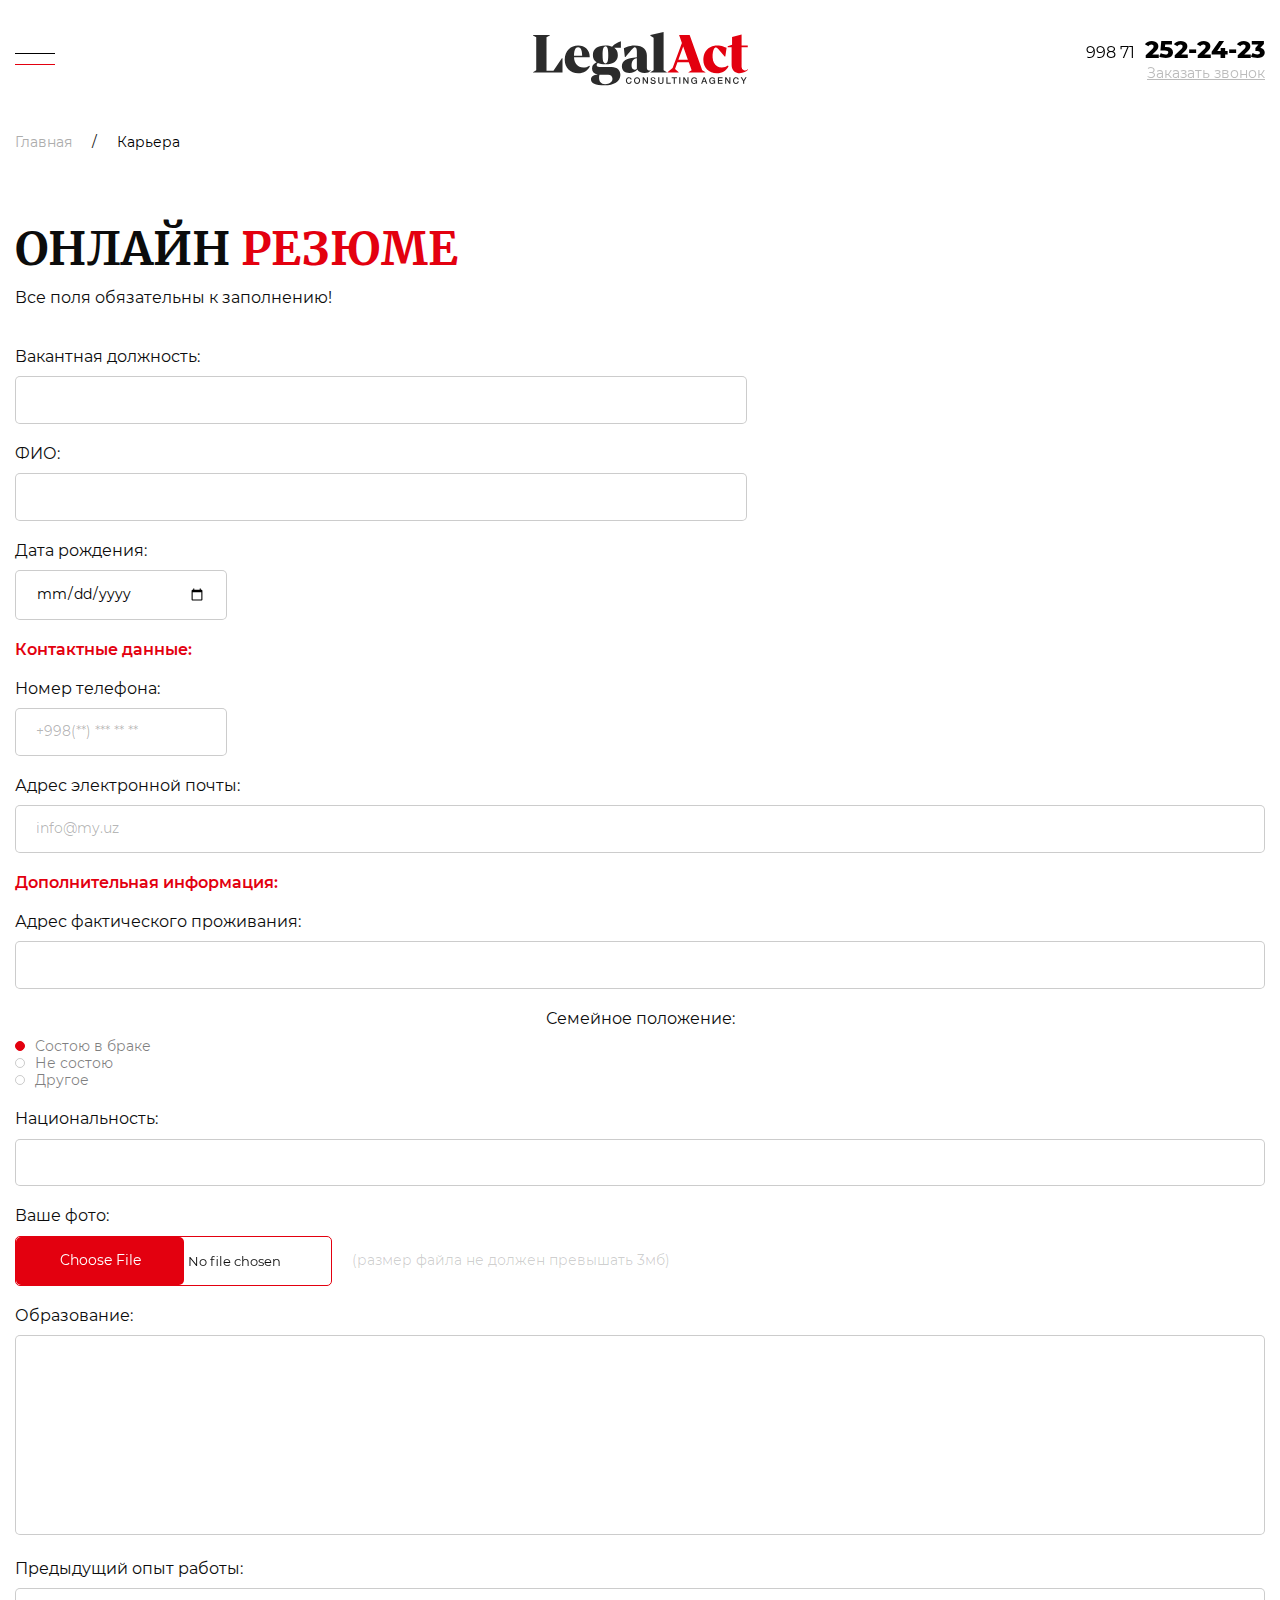
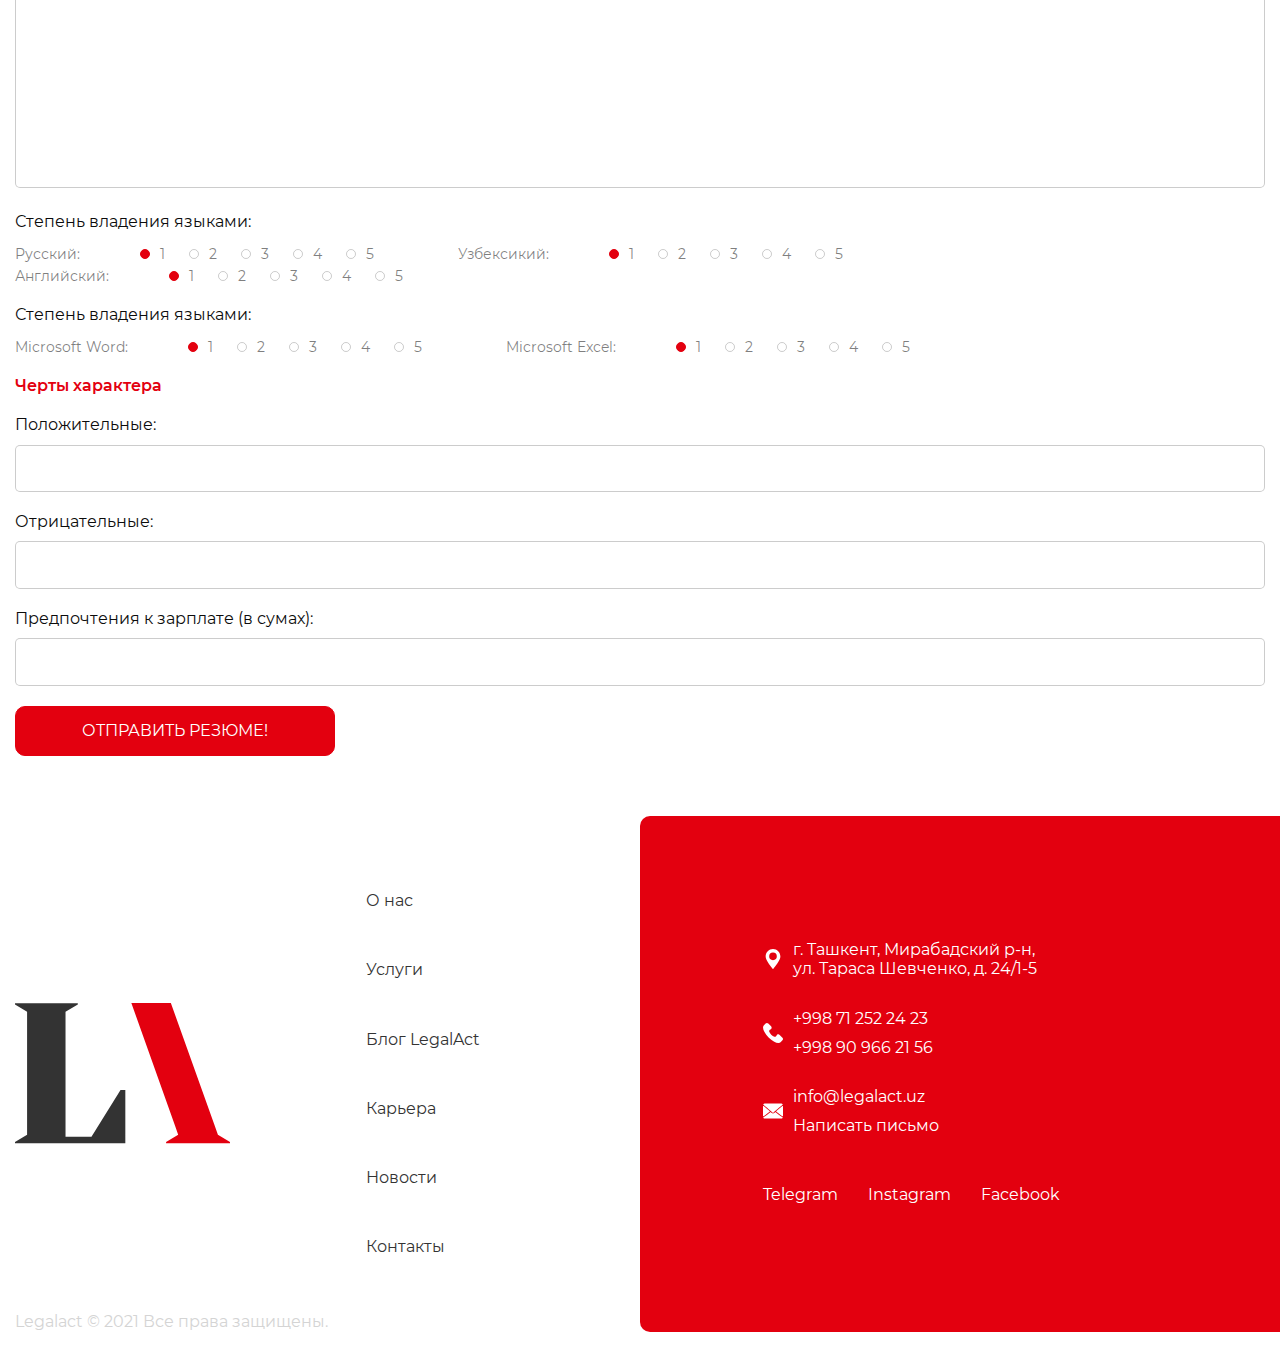
<file: resume.html>
<!DOCTYPE html>
<html lang="ru">
<head>
  <meta charset="UTF-8">
  <meta http-equiv="X-UA-Compatible" content="IE=edge">
  <meta name="viewport" content="width=device-width, initial-scale=1.0">
  <!-- FAVICON -->
  <link rel="icon" href="./img/favicon.jpg">
  <!-- SLICK SLIDER CSS -->
  <link rel="stylesheet" href="./css/slick.min.css">
  <link rel="stylesheet" href="./css/slick.min.css.map">
  <!-- ANIMATE CSS -->
  <link rel="stylesheet" href="./css/animate.min.css">
  <!-- MAIN STYLES -->
  <link rel="stylesheet" href="./css/style.min.css">
  <title>LegalAct</title>
</head>
<body>
  <!-- page -->
  <div class="page">
    <div class="resume header">
      <div class="header-menu-top">
  <div class="container">
    <ul class="header-menu">
      <li class="header-menu__list">
        <a href="#" class="header-menu__burger">
            <span></span>
            <span></span>
        </a>
      </li>
      <li class="header-menu__list">
        <a href="/" class="header-menu__logo"><img src="./img/logo.svg" alt="logo"></a>
      </li>
      <li class="header-menu__list">
        <div class="header-menu__phone"><span>998 71</span>252-24-23</div>
        <a class="header-menu__call" href="#">Заказать звонок</a>
      </li>
    </ul>
  </div>
</div>
      <div class="menu">
  <div class="container">
    <div class="menu-top">
      <div class="menu-top__inner">
        <div class="menu-top__title">Меню сайта</div>
        <div class="menu-top__lang">
          <a href="#" class="lang-active">RU</a>
          <span>/</span>
          <a href="#">EN</a>
          <span>/</span>
          <a href="#">UZ</a>
        </div>
      </div>
      
      <a href="faq.html" class="btn btn-transparent menu-btn">Часто задаваемые вопросы</a>
      <a href="resume.html" class="btn initial">Форма для резюме</a>
      <div class="footer-right__social menu-top__social">
        <a href="#">Telegram</a>
        <a href="#">Instagram</a>
        <a href="#">Facebook</a>
      </div>
      <a href="#" class="menu-top__close">
        <span></span>
        <span></span>
      </a>
    </div>
    <ul class="menu-nav">
      <li class="menu-nav__list">
        <a href="about.html" class="menu-nav__link ">О нас</a>
      </li>
      <li class="menu-nav__list">
        <a href="service.html" class="menu-nav__link">Услуги</a>
        <div class="menu-nav__slider_wrapper">
          <div class="menu-nav__slider" id="menu-slider">
            <div>
              <ul class="menu-item">
                <li class="menu-item__list">
                  <a href="#" class="menu-item__link">Link 2</a>
                </li>
                <li class="menu-item__list">
                  <a href="#" class="menu-item__link">Регистрация компании в Республике Узбекистан</a>
                </li>
                <li class="menu-item__list">
                  <a href="#" class="menu-item__link">Разрешение на привлечение иностранной рабочей силы в Узбекистане</a>
                </li>
                <li class="menu-item__list">
                  <a href="#" class="menu-item__link">Изменение фирменного наименования предприятия</a>
                </li>
                <li class="menu-item__list">
                  <a href="#" class="menu-item__link">Разработка логотипа, фирменного стиля, визиток</a>
                </li>
                <li class="menu-item__list">
                  <a href="#" class="menu-item__link">Аккредитация представительств в Узбекистане</a>
                </li>
                <li class="menu-item__list">
                  <a href="#" class="menu-item__link">Реорганизация в форме преобразования</a>
                </li>
                <li class="menu-item__list">
                  <a href="#" class="menu-item__link">Реорганизация в форме слияния</a>
                </li>
                <li class="menu-item__list">
                  <a href="#" class="menu-item__link">Изменение фирменного наименования предприятия</a>
                </li>
              </ul>
            </div>
            <div>
              <ul class="menu-item">
                <li class="menu-item__list">
                  <a href="#" class="menu-item__link">Бухгалтерское сопровождение в Узбекистане</a>
                </li>
                
                <li class="menu-item__list">
                  <a href="#" class="menu-item__link">Регистрация компании в Республике Узбекистан</a>
                </li>
                <li class="menu-item__list">
                  <a href="#" class="menu-item__link">Разрешение на привлечение иностранной рабочей силы в Узбекистане</a>
                </li>
                
                <li class="menu-item__list">
                  <a href="#" class="menu-item__link">Изменения размера Уставного фонда предприятия (уменьшение/увеличение)</a>
                </li>
                
                <li class="menu-item__list">
                  <a href="#" class="menu-item__link">Разработка логотипа, фирменного стиля, визиток </a>
                </li>
                
                <li class="menu-item__list">
                  <a href="#" class="menu-item__link">Аккредитация представительств в Узбекистане</a>
                </li>
                
                <li class="menu-item__list">
                  <a href="#" class="menu-item__link">Разрешение на привлечение иностранной рабочей силы в Узбекистане</a>
                </li>
              
                <li class="menu-item__list">
                  <a href="#" class="menu-item__link">Реорганизация в форме преобразования</a>
                </li>
                
                <li class="menu-item__list">
                  <a href="#" class="menu-item__link">Реорганизация в форме слияния</a>
                </li>
              </ul>
            </div>
          </div>
        </div>
      </li>
      <li class="menu-nav__list">
        <a href="career.html" class="menu-nav__link">Карьера</a>
      </li>
      <li class="menu-nav__list">
        <a href="blog.html" class="menu-nav__link">Блог LegalAct</a>
      </li>
      <li class="menu-nav__list">
        <a href="news.html" class="menu-nav__link">Новости</a>
      </li>
      <li class="menu-nav__list">
        <a href="contact.html" class="menu-nav__link">Контакты</a>
      </li>
    </ul>
    <div class="menu-item__wrapper animate__animated menu-active__links animate__slideInUp">
      <ul class="menu-item">
        <li class="menu-item__list">
          <a href="#" class="menu-item__link">Link 2</a>
        </li>
        <li class="menu-item__list">
          <a href="#" class="menu-item__link">Регистрация компании в Республике Узбекистан</a>
        </li>
        <li class="menu-item__list">
          <a href="#" class="menu-item__link">Разрешение на привлечение иностранной рабочей силы в Узбекистане</a>
        </li>
        <li class="menu-item__list">
          <a href="#" class="menu-item__link">Изменение фирменного наименования предприятия</a>
        </li>
        <li class="menu-item__list">
          <a href="#" class="menu-item__link">Разработка логотипа, фирменного стиля, визиток</a>
        </li>
        <li class="menu-item__list">
          <a href="#" class="menu-item__link">Аккредитация представительств в Узбекистане</a>
        </li>
        <li class="menu-item__list">
          <a href="#" class="menu-item__link">Реорганизация в форме преобразования</a>
        </li>
        <li class="menu-item__list">
          <a href="#" class="menu-item__link">Реорганизация в форме слияния</a>
        </li>
        <li class="menu-item__list">
          <a href="#" class="menu-item__link">Изменение фирменного наименования предприятия</a>
        </li>
      </ul>
      <ul class="menu-item">
        <li class="menu-item__list">
          <a href="#" class="menu-item__link">Бухгалтерское сопровождение в Узбекистане</a>
        </li>
        
        <li class="menu-item__list">
          <a href="#" class="menu-item__link">Регистрация компании в Республике Узбекистан</a>
        </li>
        <li class="menu-item__list">
          <a href="#" class="menu-item__link">Разрешение на привлечение иностранной рабочей силы в Узбекистане</a>
        </li>
        
        <li class="menu-item__list">
          <a href="#" class="menu-item__link">Изменения размера Уставного фонда предприятия (уменьшение/увеличение)</a>
        </li>
        
        <li class="menu-item__list">
          <a href="#" class="menu-item__link">Разработка логотипа, фирменного стиля, визиток </a>
        </li>
        
        <li class="menu-item__list">
          <a href="#" class="menu-item__link">Аккредитация представительств в Узбекистане</a>
        </li>
        
        <li class="menu-item__list">
          <a href="#" class="menu-item__link">Разрешение на привлечение иностранной рабочей силы в Узбекистане</a>
        </li>
      
        <li class="menu-item__list">
          <a href="#" class="menu-item__link">Реорганизация в форме преобразования</a>
        </li>
        
        <li class="menu-item__list">
          <a href="#" class="menu-item__link">Реорганизация в форме слияния</a>
        </li>
      </ul>
    </div>
    <div class="footer-right__social menu-top__social_hidden">
      <a href="#">Telegram</a>
      <a href="#">Instagram</a>
      <a href="#">Facebook</a>
    </div>
  </div>
</div>
      <div class="container">
        <div class="breadcrumbs">
          <a href="/" class="breadcrumbs-link">Главная</a>
          <span>/</span>
          <a href="career.html" class="breadcrumbs-link breadcrumbs-link__active">Карьера</a>
        </div>
        <div class="title">
          <h1>Онлайн <span>резюме</span></h1>
        </div>
        <div class="resume-subtitle">Все поля обязательны к заполнению!</div>
        <form class="resume-form">
          <div class="resume-form__top">
            <div class="resume-form__wrapper">
              <label class="resume-form__label" for="pos">Вакантная должность:</label>
              <input type="text" id="pos" class="resume-form__input">
            </div>
            <div class="resume-form__wrapper">
              <label class="resume-form__label" for="name">ФИО:</label>
              <input type="text" id="name" class="resume-form__input">
            </div>
          </div>
          <div class="resume-form__middle">
            <div class="resume-form__wrapper">
              <label class="resume-form__label" for="dob">Дата рождения:</label>
              <input type="date" id="dob" class="resume-form__input">
            </div>
            <div class="resume-form__title">Контактные данные:</div>
            <div class="resume-form__wrapper">
              <label class="resume-form__label" for="phone">Номер телефона:</label>
              <input type="text" id="phone" placeholder="+998(**) *** ** **" class="resume-form__input">
            </div>
          </div>
          <div class="resume-form__bottom">
            <div class="resume-form__wrapper">
              <label class="resume-form__label" for="email">Адрес электронной почты:</label>
              <input type="email" id="email" placeholder="info@my.uz" class="resume-form__input">
            </div>
            <div class="resume-form__title">Дополнительная информация:</div>
            <div class="resume-form__wrapper">
              <label class="resume-form__label" for="address">Адрес фактического проживания:</label>
              <input type="text" id="address" class="resume-form__input">
            </div>
            <div class="resume-form__wrapper resume-status">
              <div class="resume-form__label">Семейное положение:</div>
              <input type="radio" name="status" id="status1" checked class="resume-form__radio">
              <label class="resume-form__radio_label" for="status1">Состою в браке</label>
              <input type="radio" name="status" id="status2" class="resume-form__radio">
              <label class="resume-form__radio_label" for="status2">Не состою</label>
              <input type="radio" name="status" id="status3" class="resume-form__radio">
              <label class="resume-form__radio_label" for="status3">Другое</label>
            </div>
            <div class="resume-form__wrapper">
              <label class="resume-form__label" for="nat">Национальность:</label>
              <input type="text" id="nat" class="resume-form__input">
            </div>
            <div class="resume-form__wrapper">
              <div class="resume-form__label">Ваше фото:</div>
              <div class="resume-form__some">
                <div class="resume-form__inner">
                  <input type="file" id="file" class="resume-form__file">
                </div>
                <p>(размер файла не должен превышать 3мб)</p>
              </div>
            </div>
            <div class="resume-form__wrapper">
              <label class="resume-form__label" for="edu">Образование:</label>
              <textarea class="resume-form__textarea" id="edu"></textarea>
            </div>
            <div class="resume-form__wrapper">
              <label class="resume-form__label" for="experience">Предыдущий опыт работы:</label>
              <textarea class="resume-form__textarea" id="experience"></textarea>
            </div>
            <div class="resume-form__wrapper">
              <div class="resume-form__label">Степень владения языками:</div>
              <div class="resume-form__lang">
                <span>Русский:</span>
                <input type="radio" name="ru" id="ru1" checked class="resume-form__radio">
                <label class="resume-form__radio_label" for="ru1">1</label>
                <input type="radio" name="ru" id="ru2" class="resume-form__radio">
                <label class="resume-form__radio_label" for="ru2">2</label>
                <input type="radio" name="ru" id="ru3" class="resume-form__radio">
                <label class="resume-form__radio_label" for="ru3">3</label>
                <input type="radio" name="ru" id="ru4" class="resume-form__radio">
                <label class="resume-form__radio_label" for="ru4">4</label>
                <input type="radio" name="ru" id="ru5" class="resume-form__radio">
                <label class="resume-form__radio_label" for="ru5">5</label>
              </div>
              <div class="resume-form__lang">
                <span>Узбексикий:</span>
                <input type="radio" name="uz" id="uz1" checked class="resume-form__radio">
                <label class="resume-form__radio_label" for="uz1">1</label>
                <input type="radio" name="uz" id="uz2" class="resume-form__radio">
                <label class="resume-form__radio_label" for="uz2">2</label>
                <input type="radio" name="uz" id="uz3" class="resume-form__radio">
                <label class="resume-form__radio_label" for="uz3">3</label>
                <input type="radio" name="uz" id="uz4" class="resume-form__radio">
                <label class="resume-form__radio_label" for="uz4">4</label>
                <input type="radio" name="uz" id="uz5" class="resume-form__radio">
                <label class="resume-form__radio_label" for="uz5">5</label>
              </div>
              <div class="resume-form__lang">
                <span>Английский:</span>
                <input type="radio" name="en" id="en1" checked class="resume-form__radio">
                <label class="resume-form__radio_label" for="en1">1</label>
                <input type="radio" name="en" id="en2" class="resume-form__radio">
                <label class="resume-form__radio_label" for="en2">2</label>
                <input type="radio" name="en" id="en3" class="resume-form__radio">
                <label class="resume-form__radio_label" for="en3">3</label>
                <input type="radio" name="en" id="en4" class="resume-form__radio">
                <label class="resume-form__radio_label" for="en4">4</label>
                <input type="radio" name="en" id="en5" class="resume-form__radio">
                <label class="resume-form__radio_label" for="en5">5</label>
              </div>
            </div>
            <div class="resume-form__wrapper">
              <div class="resume-form__label">Степень владения языками:</div>
              <div class="resume-form__lang">
                <span>Microsoft Word:</span>
                <input type="radio" name="word" id="word1" checked class="resume-form__radio">
                <label class="resume-form__radio_label" for="word1">1</label>
                <input type="radio" name="word" id="word2" class="resume-form__radio">
                <label class="resume-form__radio_label" for="word2">2</label>
                <input type="radio" name="word" id="word3" class="resume-form__radio">
                <label class="resume-form__radio_label" for="word3">3</label>
                <input type="radio" name="word" id="word4" class="resume-form__radio">
                <label class="resume-form__radio_label" for="word4">4</label>
                <input type="radio" name="word" id="word5" class="resume-form__radio">
                <label class="resume-form__radio_label" for="word5">5</label>
              </div>
              <div class="resume-form__lang">
                <span>Microsoft Excel:</span>
                <input type="radio" name="exel" id="exel1" checked class="resume-form__radio">
                <label class="resume-form__radio_label" for="exel1">1</label>
                <input type="radio" name="exel" id="exel2" class="resume-form__radio">
                <label class="resume-form__radio_label" for="exel2">2</label>
                <input type="radio" name="exel" id="exel3" class="resume-form__radio">
                <label class="resume-form__radio_label" for="exel3">3</label>
                <input type="radio" name="exel" id="exel4" class="resume-form__radio">
                <label class="resume-form__radio_label" for="exel4">4</label>
                <input type="radio" name="exel" id="exel5" class="resume-form__radio">
                <label class="resume-form__radio_label" for="exel5">5</label>
              </div>
            </div>
            <div class="resume-form__title">Черты характера</div>
            <div class="resume-form__wrapper">
              <label class="resume-form__label" for="good">Положительные:</label>
              <input type="text" id="good" class="resume-form__input">
            </div>
            <div class="resume-form__wrapper">
              <label class="resume-form__label" for="bad">Отрицательные:</label>
              <input type="text" id="bad" class="resume-form__input">
            </div>
            <div class="resume-form__wrapper">
              <label class="resume-form__label" for="salary">Предпочтения к зарплате (в сумах):</label>
              <input type="text" id="salary" class="resume-form__input">
            </div>
            <button class="btn" type="submit">Отправить резюме!</button>
          </div>
        </form>
      </div>
    </div>
    
    
        <!-- FOOTER -->
    <footer class="footer">
      <div class="container">
        <div class="footer-wrapper">
          <div class="footer-left">
            <div class="footer-left__inner">
              <a href="/"><img src="./img/footer-logo.svg" alt="footer-logo" class="footer-left__logo"></a>
              <ul class="footer-left__menu">
                <li class="footer-left__list">
                  <a href="about.html" class="footer-left__link">О нас</a>
                </li>
                <li class="footer-left__list">
                  <a href="service.html" class="footer-left__link">Услуги</a>
                </li>
                <li class="footer-left__list">
                  <a href="blog.html" class="footer-left__link">Блог LegalAct</a>
                </li>
                <li class="footer-left__list">
                  <a href="career.html" class="footer-left__link">Карьера</a>
                </li>
                <li class="footer-left__list">
                  <a href="news.html" class="footer-left__link">Новости</a>
                </li>
                <li class="footer-left__list">
                  <a href="contact.html" class="footer-left__link">Контакты</a>
                </li>
              </ul>
            </div>
            <div class="footer-left__copy">
              Legalact © 2021 Все права защищены. 
            </div>
          </div>
          <div class="footer-right">
            <ul class="footer-right__contact">
              <li class="footer-right__list">
                <img class="footer-right__icon" src="./img/icons/location.svg" alt="location">
                <div class="footer-right__inner">
                  <div class="footer-right__text">
                    г. Ташкент, Мирабадский р-н,  <br>
                    ул. Тараса Шевченко, д. 24/1-5 
                  </div>
                </div>
              </li>
              <li class="footer-right__list">
                <img class="footer-right__icon" src="./img/icons/phone.svg" alt="phone">
                <div class="footer-right__inner">
                  <a href="tel:+998712522423" class="footer-right__text">
                    +998 71 252 24 23  
                  </a>
                  <a href="tel:+998909662156" class="footer-right__text">
                    +998 90 966 21 56 
                  </a>
                </div>
              </li>
              <li class="footer-right__list">
                <img class="footer-right__icon" src="./img/icons/mail.svg" alt="mail">
                <div class="footer-right__inner">
                  <a href="mailto:info@legalact.uz" class="footer-right__text">
                    info@legalact.uz 
                  </a>
                  <a href="#" class="footer-right__text hover-text-underline">
                    Написать письмо
                  </a>
                </div>
              </li>
            </ul>
            <div class="footer-right__social">
              <a href="#">Telegram</a>
              <a href="#">Instagram</a>
              <a href="#">Facebook</a>
            </div>
            <div class="footer-right__copy">
              Legalact © 2021 Все права защищены. 
            </div>
          </div>
        </div>
      </div>
    </footer>
    
    <!-- OVERLAYS -->
    <div class="light-overlay"></div>
    <div class="overlay"></div>
     
  </div><!-- end-page -->
    
  <!-- SCRIPTS -->
  <script src="./js/jquery-3.6.0.min.js"></script>
  <script src="./js/waypoints.min.js"></script>
  <script src="./js/jquery.counterup.js"></script>
  <script src="./js/wow.min.js"></script>
  <script src="./js/slick.min.js"></script>
  <script src="./js/inputmask.min.js"></script>
  <script src="./js/script.min.js"></script>
  <script>
    $('.resume-form #phone').inputmask({mask: '+\\9\\98 (99) 999 99 99'})
  </script>
  </body>
  </html>
</file>
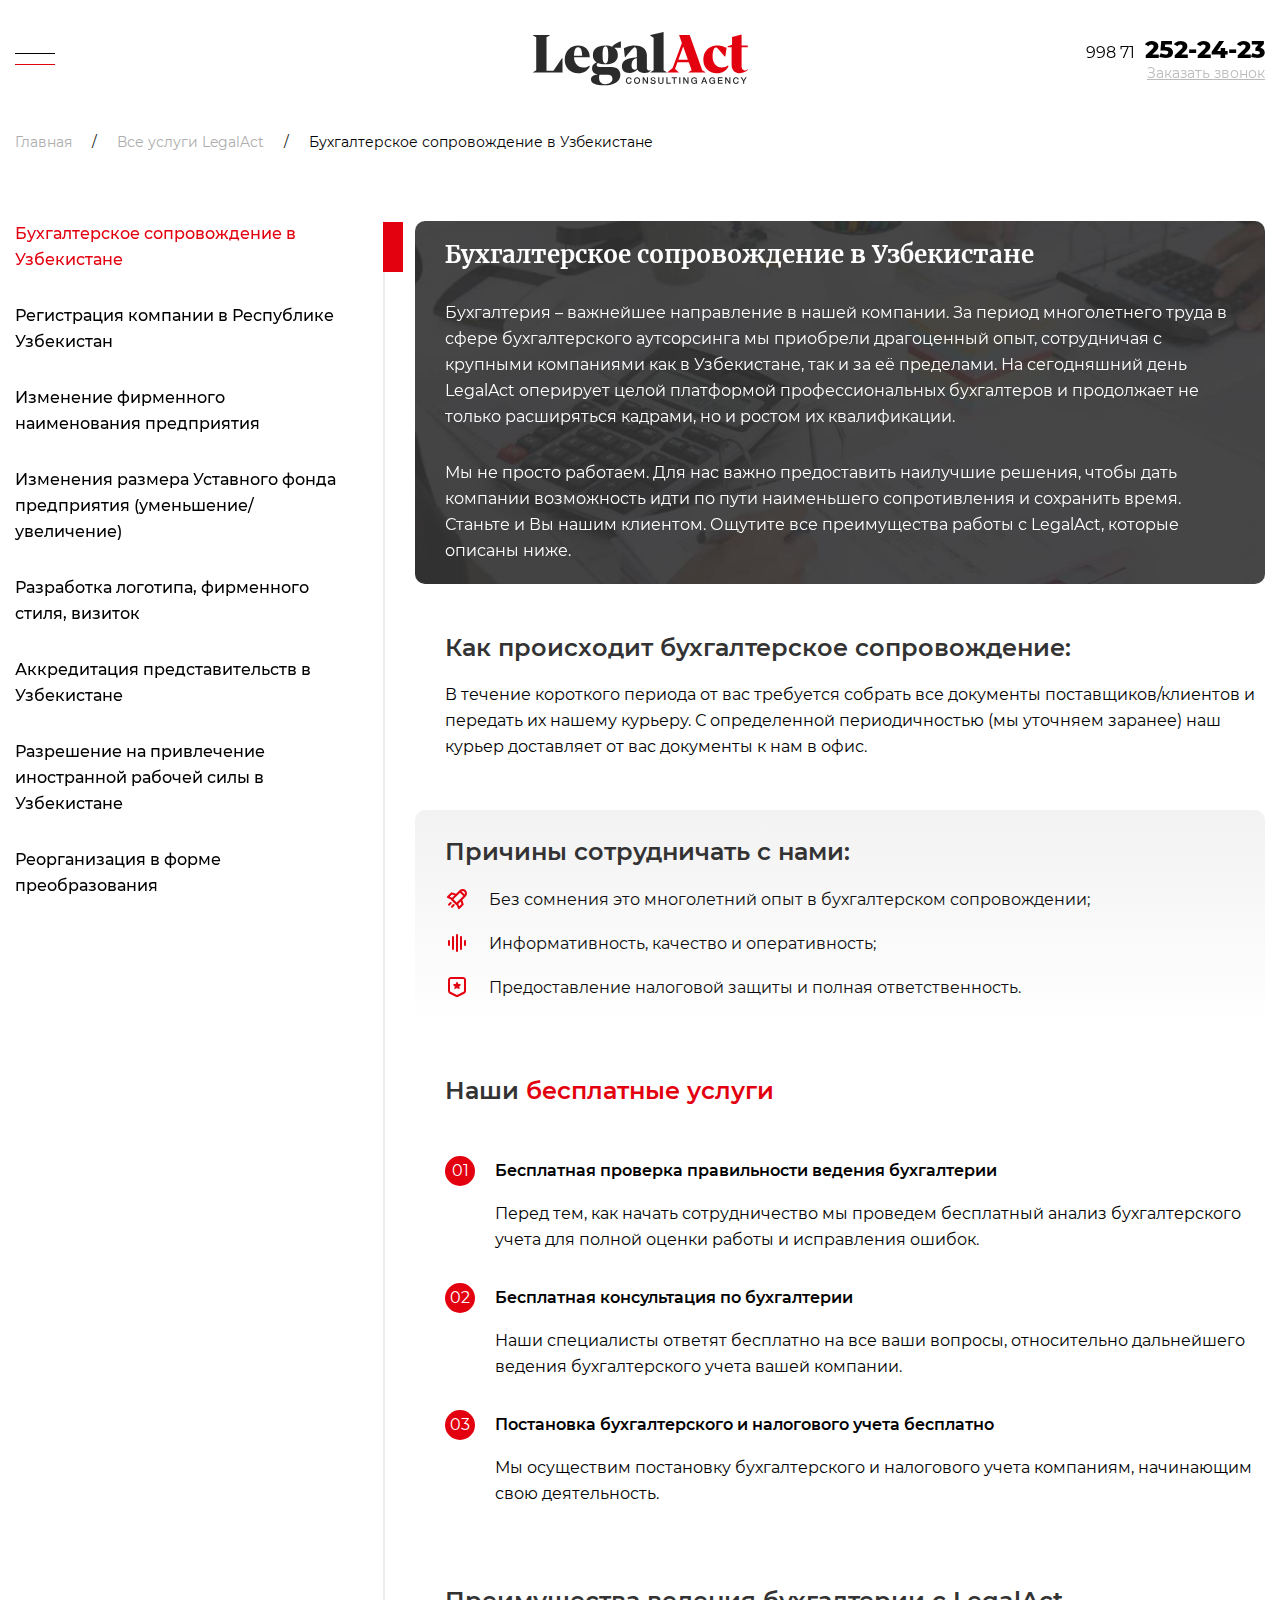
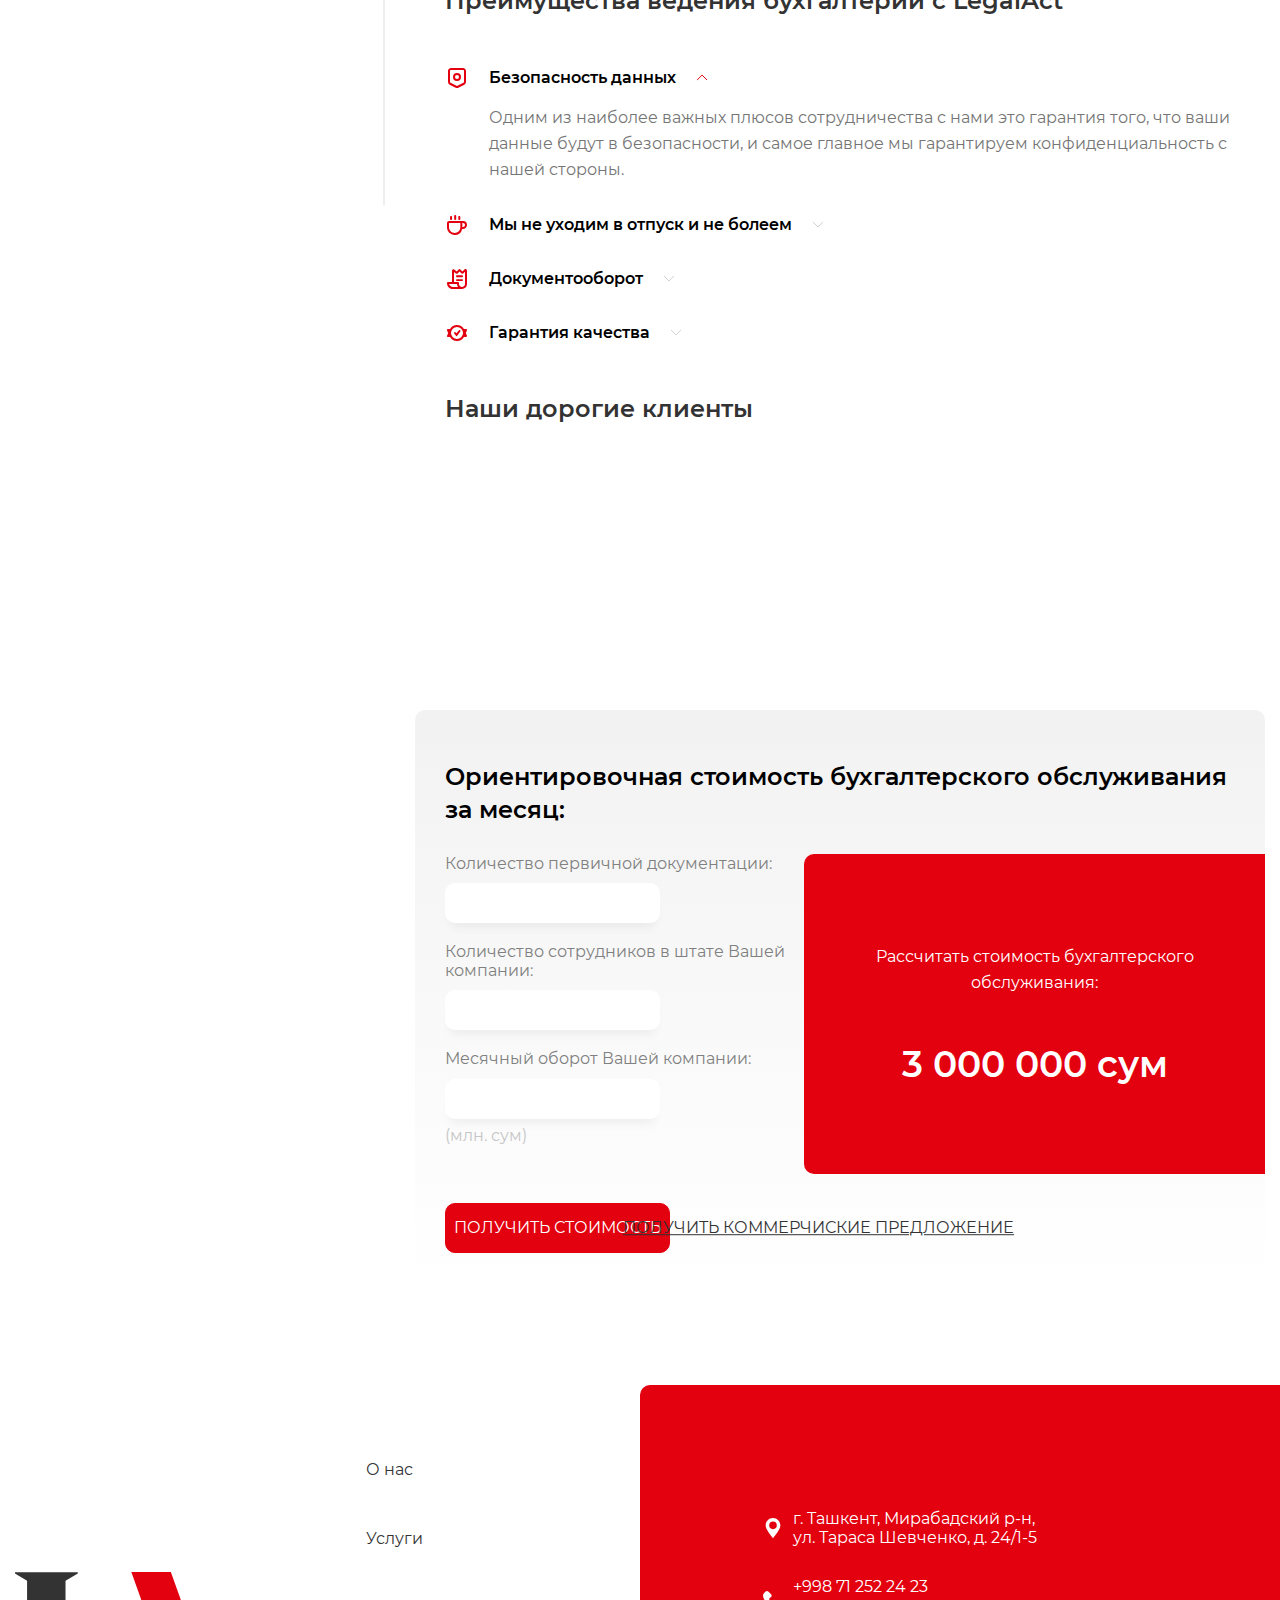
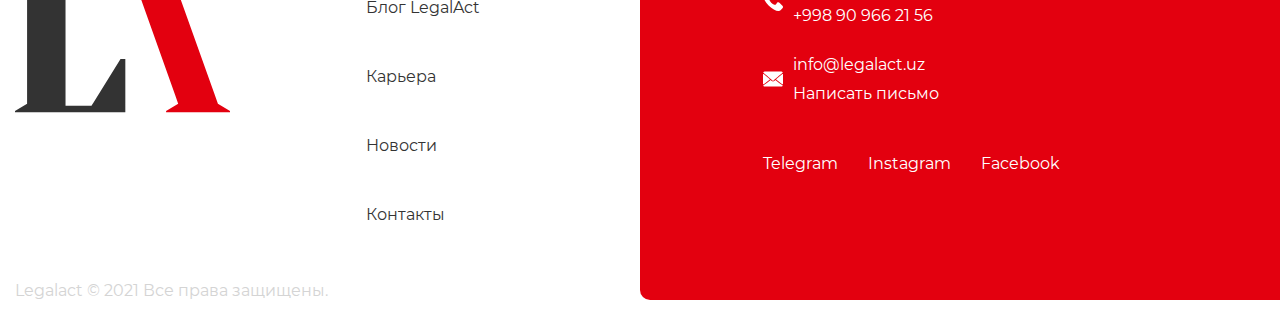
<file: service-page.html>
<!DOCTYPE html>
<html lang="ru">
<head>
  <meta charset="UTF-8">
  <meta http-equiv="X-UA-Compatible" content="IE=edge">
  <meta name="viewport" content="width=device-width, initial-scale=1.0">
  <!-- FAVICON -->
  <link rel="icon" href="./img/favicon.jpg">
  <!-- SLICK SLIDER CSS -->
  <link rel="stylesheet" href="./css/slick.min.css">
  <link rel="stylesheet" href="./css/slick.min.css.map">
  <!-- ANIMATE CSS -->
  <link rel="stylesheet" href="./css/animate.min.css">
  <!-- MAIN STYLES -->
  <link rel="stylesheet" href="./css/style.min.css">
  <title>LegalAct</title>
</head>
<body>
  <!-- page -->
  <div class="page service-page-header header">
      <div class="header-menu-top">
  <div class="container">
    <ul class="header-menu">
      <li class="header-menu__list">
        <a href="#" class="header-menu__burger">
            <span></span>
            <span></span>
        </a>
      </li>
      <li class="header-menu__list">
        <a href="/" class="header-menu__logo"><img src="./img/logo.svg" alt="logo"></a>
      </li>
      <li class="header-menu__list">
        <div class="header-menu__phone"><span>998 71</span>252-24-23</div>
        <a class="header-menu__call" href="#">Заказать звонок</a>
      </li>
    </ul>
  </div>
</div>
      <div class="menu">
  <div class="container">
    <div class="menu-top">
      <div class="menu-top__inner">
        <div class="menu-top__title">Меню сайта</div>
        <div class="menu-top__lang">
          <a href="#" class="lang-active">RU</a>
          <span>/</span>
          <a href="#">EN</a>
          <span>/</span>
          <a href="#">UZ</a>
        </div>
      </div>
      
      <a href="faq.html" class="btn btn-transparent menu-btn">Часто задаваемые вопросы</a>
      <a href="resume.html" class="btn initial">Форма для резюме</a>
      <div class="footer-right__social menu-top__social">
        <a href="#">Telegram</a>
        <a href="#">Instagram</a>
        <a href="#">Facebook</a>
      </div>
      <a href="#" class="menu-top__close">
        <span></span>
        <span></span>
      </a>
    </div>
    <ul class="menu-nav">
      <li class="menu-nav__list">
        <a href="about.html" class="menu-nav__link ">О нас</a>
      </li>
      <li class="menu-nav__list">
        <a href="service.html" class="menu-nav__link">Услуги</a>
        <div class="menu-nav__slider_wrapper">
          <div class="menu-nav__slider" id="menu-slider">
            <div>
              <ul class="menu-item">
                <li class="menu-item__list">
                  <a href="#" class="menu-item__link">Link 2</a>
                </li>
                <li class="menu-item__list">
                  <a href="#" class="menu-item__link">Регистрация компании в Республике Узбекистан</a>
                </li>
                <li class="menu-item__list">
                  <a href="#" class="menu-item__link">Разрешение на привлечение иностранной рабочей силы в Узбекистане</a>
                </li>
                <li class="menu-item__list">
                  <a href="#" class="menu-item__link">Изменение фирменного наименования предприятия</a>
                </li>
                <li class="menu-item__list">
                  <a href="#" class="menu-item__link">Разработка логотипа, фирменного стиля, визиток</a>
                </li>
                <li class="menu-item__list">
                  <a href="#" class="menu-item__link">Аккредитация представительств в Узбекистане</a>
                </li>
                <li class="menu-item__list">
                  <a href="#" class="menu-item__link">Реорганизация в форме преобразования</a>
                </li>
                <li class="menu-item__list">
                  <a href="#" class="menu-item__link">Реорганизация в форме слияния</a>
                </li>
                <li class="menu-item__list">
                  <a href="#" class="menu-item__link">Изменение фирменного наименования предприятия</a>
                </li>
              </ul>
            </div>
            <div>
              <ul class="menu-item">
                <li class="menu-item__list">
                  <a href="#" class="menu-item__link">Бухгалтерское сопровождение в Узбекистане</a>
                </li>
                
                <li class="menu-item__list">
                  <a href="#" class="menu-item__link">Регистрация компании в Республике Узбекистан</a>
                </li>
                <li class="menu-item__list">
                  <a href="#" class="menu-item__link">Разрешение на привлечение иностранной рабочей силы в Узбекистане</a>
                </li>
                
                <li class="menu-item__list">
                  <a href="#" class="menu-item__link">Изменения размера Уставного фонда предприятия (уменьшение/увеличение)</a>
                </li>
                
                <li class="menu-item__list">
                  <a href="#" class="menu-item__link">Разработка логотипа, фирменного стиля, визиток </a>
                </li>
                
                <li class="menu-item__list">
                  <a href="#" class="menu-item__link">Аккредитация представительств в Узбекистане</a>
                </li>
                
                <li class="menu-item__list">
                  <a href="#" class="menu-item__link">Разрешение на привлечение иностранной рабочей силы в Узбекистане</a>
                </li>
              
                <li class="menu-item__list">
                  <a href="#" class="menu-item__link">Реорганизация в форме преобразования</a>
                </li>
                
                <li class="menu-item__list">
                  <a href="#" class="menu-item__link">Реорганизация в форме слияния</a>
                </li>
              </ul>
            </div>
          </div>
        </div>
      </li>
      <li class="menu-nav__list">
        <a href="career.html" class="menu-nav__link">Карьера</a>
      </li>
      <li class="menu-nav__list">
        <a href="blog.html" class="menu-nav__link">Блог LegalAct</a>
      </li>
      <li class="menu-nav__list">
        <a href="news.html" class="menu-nav__link">Новости</a>
      </li>
      <li class="menu-nav__list">
        <a href="contact.html" class="menu-nav__link">Контакты</a>
      </li>
    </ul>
    <div class="menu-item__wrapper animate__animated menu-active__links animate__slideInUp">
      <ul class="menu-item">
        <li class="menu-item__list">
          <a href="#" class="menu-item__link">Link 2</a>
        </li>
        <li class="menu-item__list">
          <a href="#" class="menu-item__link">Регистрация компании в Республике Узбекистан</a>
        </li>
        <li class="menu-item__list">
          <a href="#" class="menu-item__link">Разрешение на привлечение иностранной рабочей силы в Узбекистане</a>
        </li>
        <li class="menu-item__list">
          <a href="#" class="menu-item__link">Изменение фирменного наименования предприятия</a>
        </li>
        <li class="menu-item__list">
          <a href="#" class="menu-item__link">Разработка логотипа, фирменного стиля, визиток</a>
        </li>
        <li class="menu-item__list">
          <a href="#" class="menu-item__link">Аккредитация представительств в Узбекистане</a>
        </li>
        <li class="menu-item__list">
          <a href="#" class="menu-item__link">Реорганизация в форме преобразования</a>
        </li>
        <li class="menu-item__list">
          <a href="#" class="menu-item__link">Реорганизация в форме слияния</a>
        </li>
        <li class="menu-item__list">
          <a href="#" class="menu-item__link">Изменение фирменного наименования предприятия</a>
        </li>
      </ul>
      <ul class="menu-item">
        <li class="menu-item__list">
          <a href="#" class="menu-item__link">Бухгалтерское сопровождение в Узбекистане</a>
        </li>
        
        <li class="menu-item__list">
          <a href="#" class="menu-item__link">Регистрация компании в Республике Узбекистан</a>
        </li>
        <li class="menu-item__list">
          <a href="#" class="menu-item__link">Разрешение на привлечение иностранной рабочей силы в Узбекистане</a>
        </li>
        
        <li class="menu-item__list">
          <a href="#" class="menu-item__link">Изменения размера Уставного фонда предприятия (уменьшение/увеличение)</a>
        </li>
        
        <li class="menu-item__list">
          <a href="#" class="menu-item__link">Разработка логотипа, фирменного стиля, визиток </a>
        </li>
        
        <li class="menu-item__list">
          <a href="#" class="menu-item__link">Аккредитация представительств в Узбекистане</a>
        </li>
        
        <li class="menu-item__list">
          <a href="#" class="menu-item__link">Разрешение на привлечение иностранной рабочей силы в Узбекистане</a>
        </li>
      
        <li class="menu-item__list">
          <a href="#" class="menu-item__link">Реорганизация в форме преобразования</a>
        </li>
        
        <li class="menu-item__list">
          <a href="#" class="menu-item__link">Реорганизация в форме слияния</a>
        </li>
      </ul>
    </div>
    <div class="footer-right__social menu-top__social_hidden">
      <a href="#">Telegram</a>
      <a href="#">Instagram</a>
      <a href="#">Facebook</a>
    </div>
  </div>
</div>
      <div class="container">
        <div class="breadcrumbs">
          <a href="/" class="breadcrumbs-link">Главная</a>
          <span>/</span>
          <a href="/service.html" class="breadcrumbs-link">Все услуги LegalAct</a>
          <span>/</span>
          <a href="./service-page.html" class="breadcrumbs-link breadcrumbs-link__active">Бухгалтерское сопровождение в Узбекистане</a>
        </div>
      
        <div class="service-page">
          <aside class="service-sidebar">
  <div class="service-sidebar__top">
    <div class="service-sidebar__burger">
      <span></span>
      <span></span>
      <span></span>
    </div>
    <div class="service-sidebar__title">
      Выбор услуги
    </div>
    <svg width="12" height="7" viewBox="0 0 12 7" fill="none" xmlns="http://www.w3.org/2000/svg">
      <path d="M1 1L5.94975 5.94975L10.8995 1" stroke="#fff" stroke-linejoin="round"></path>
    </svg>
  </div>
  <ul class="service-sidebar__menu">
    <li class="service-sidebar__list wow animate__animated animate__fadeInUp service-sidebar__active">
      <a href="#" class="service-sidebar__link">
        Бухгалтерское сопровождение в Узбекистане
      </a>
    </li>
    <li class="service-sidebar__list wow animate__animated animate__fadeInUp">
      <a href="#" class="service-sidebar__link">
        Регистрация компании в Республике Узбекистан
      </a>
    </li>
    <li class="service-sidebar__list wow animate__animated animate__fadeInUp">
      <a href="#" class="service-sidebar__link">
        Изменение фирменного наименования предприятия
      </a>
    </li>
    <li class="service-sidebar__list wow animate__animated animate__fadeInUp">
      <a href="#" class="service-sidebar__link">
        Изменения размера Уставного фонда предприятия (уменьшение/увеличение)
      </a>
    </li>
    <li class="service-sidebar__list wow animate__animated animate__fadeInUp">
      <a href="#" class="service-sidebar__link">
        Разработка логотипа, фирменного стиля, визиток 
      </a>
    </li>
    <li class="service-sidebar__list wow animate__animated animate__fadeInUp">
      <a href="#" class="service-sidebar__link">
        Аккредитация представительств в Узбекистане
      </a>
    </li>
    <li class="service-sidebar__list wow animate__animated animate__fadeInUp">
      <a href="#" class="service-sidebar__link">
        Разрешение на привлечение иностранной рабочей силы в Узбекистане
      </a>
    </li>
    <li class="service-sidebar__list wow animate__animated animate__fadeInUp">
      <a href="#" class="service-sidebar__link">
        Реорганизация в форме преобразования
      </a>
    </li>
    <li class="service-sidebar__list wow animate__animated animate__fadeInUp">
      <a href="#" class="service-sidebar__link">
        Реорганизация в форме слияния
      </a>
    </li>
    <li class="service-sidebar__list wow animate__animated animate__fadeInUp">
      <a href="#" class="service-sidebar__link">
        Изменения юридического адреса 
      </a>
    </li>
    <li class="service-sidebar__list wow animate__animated animate__fadeInUp">
      <a href="#" class="service-sidebar__link">
        Реорганизация в форме выделения
      </a>
    </li>
    <li class="service-sidebar__list wow animate__animated animate__fadeInUp">
      <a href="#" class="service-sidebar__link">
        Ликвидация предприятия в Узбекистане
      </a>
    </li>
    <li class="service-sidebar__list wow animate__animated animate__fadeInUp">
      <a href="#" class="service-sidebar__link">
        Изменения состава участников предприятия
      </a>
    </li>
    <li class="service-sidebar__list wow animate__animated animate__fadeInUp">
      <a href="#" class="service-sidebar__link">
        Сопровождение в получении лицензий и разрешительных документов в Узбекистане
      </a>
    </li>
    <li class="service-sidebar__list wow animate__animated animate__fadeInUp">
      <a href="#" class="service-sidebar__link">
        Разработка бизнес - плана
      </a>
    </li>
    <li class="service-sidebar__list wow animate__animated animate__fadeInUp">
      <a href="#" class="service-sidebar__link">
        Восстановление бухгалтерского учета в Узбекистане
      </a>
    </li>
    <li class="service-sidebar__list wow animate__animated animate__fadeInUp">
      <a href="#" class="service-sidebar__link">
        Реорганизация юридического лица в форме присоединения
      </a>
    </li>
    <li class="service-sidebar__list wow animate__animated animate__fadeInUp">
      <a href="#" class="service-sidebar__link">
        Консультация по налогообложению в Узбекистане
      </a>
    </li>
    <li class="service-sidebar__list wow animate__animated animate__fadeInUp">
      <a href="#" class="service-sidebar__link">
        Реорганизация юридического лица в форме разделения 
      </a>
    </li>
    <li class="service-sidebar__list wow animate__animated animate__fadeInUp">
      <a href="#" class="service-sidebar__link">
        Учреждение филиалов на территории Республики Узбекистан
      </a>
    </li>
  </ul>
</aside>
          <section class="service-section">
            <div class="service-section-top">
              <img src="./img/service-page-img.jpg" alt="service-page-img" class="service-section-top__bg">
              <h2 class="service-section-top__title">
                Бухгалтерское сопровождение в Узбекистане
              </h2>
              <div class="service-section-top__text">
                <p>
                  Бухгалтерия – важнейшее направление в нашей компании. За период многолетнего труда в сфере бухгалтерского аутсорсинга мы приобрели драгоценный опыт, сотрудничая с крупными компаниями как в Узбекистане, так и за её пределами. На сегодняшний день LegalAct оперирует целой платформой профессиональных бухгалтеров и продолжает не только расширяться кадрами, но и ростом их квалификации.
                </p>
                <p>
                  Мы не просто работаем. Для нас важно предоставить наилучшие решения, чтобы дать компании возможность идти по пути наименьшего сопротивления и сохранить время. Станьте и Вы нашим клиентом. Ощутите все преимущества работы с LegalAct, которые описаны ниже.
                </p>
              </div>
            </div>
            <div class="service-about">
              <div class="service-about__title">
                Как происходит <span>бухгалтерское сопровождение:</span>
              </div>
              <div class="service-about__text">
                В течение короткого периода от вас требуется собрать все документы поставщиков/клиентов и передать их нашему курьеру. С определенной периодичностью (мы уточняем заранее) наш курьер доставляет от вас документы к нам в офис.
              </div>
            </div>
            <div class="service-reason">
              <div class="service-reason__title">
                Причины сотрудничать с нами:
              </div>
              <ul>
                <li class="service-reason__list">
                  <img src="./img/icons/service-icons/service-reason-icon1.svg" alt="service-reason-icon1">
                  <p>Без сомнения это многолетний опыт в бухгалтерском сопровождении;</p>
                </li>
                <li class="service-reason__list">
                  <img src="./img/icons/service-icons/service-reason-icon2.svg" alt="service-reason-icon1">
                  <p>Информативность, качество и оперативность;</p>
                </li>
                <li class="service-reason__list">
                  <img src="./img/icons/service-icons/service-reason-icon3.svg" alt="service-reason-icon1">
                  <p>Предоставление налоговой защиты и полная ответственность.</p>
                </li>
              </ul>
            </div>
            <div class="serivce-free">
              <div class="serivce-free__title">
                Наши <span>бесплатные услуги</span>
              </div>
              <div class="serivce-free__blog">
                <div class="serivce-free__blog_title">
                  <span>01</span>
                  <h4>Бесплатная проверка правильности ведения бухгалтерии</h4>
                </div>
                <div class="serivce-free__blog_text">
                  Перед тем, как начать сотрудничество мы проведем бесплатный анализ бухгалтерского учета для полной оценки работы и исправления ошибок.
                </div>
              </div>
              <div class="serivce-free__blog">
                <div class="serivce-free__blog_title">
                  <span>02</span>
                  <h4>Бесплатная консультация по бухгалтерии</h4>
                </div>
                <div class="serivce-free__blog_text">
                  Наши специалисты ответят бесплатно на все ваши вопросы, относительно дальнейшего ведения бухгалтерского учета вашей компании.
                </div>
              </div>
              <div class="serivce-free__blog">
                <div class="serivce-free__blog_title">
                  <span>03</span>
                  <h4>Постановка бухгалтерского и налогового учета бесплатно</h4>
                </div>
                <div class="serivce-free__blog_text">
                  Мы осуществим постановку бухгалтерского и налогового учета компаниям, начинающим свою деятельность.
                </div>
              </div>
            </div>
            <div class="service-faq">
              <div class="service-faq__title">
                <span>Преимущества</span> ведения<br> бухгалтерии с LegalAct
              </div>
              <div class="service-tab">
                <div class="service-tab__item service-tab__active">
                  <div class="service-tab__top">
                    <div class="service-tab__top_inner">
                      <img src="./img/icons/service-icons/service-advantage-icon1.svg" alt="service-advantage-icon1">
                      <h3>Безопасность данных</h3>
                    </div>
                    <svg width="12" height="7" viewBox="0 0 12 7" fill="none" xmlns="http://www.w3.org/2000/svg">
                      <path d="M1 1L5.94975 5.94975L10.8995 1" stroke="#E3000F" stroke-linejoin="round"></path>
                    </svg>
                  </div>
                  <div class="service-tab__body">
                    Одним из наиболее важных плюсов сотрудничества с нами это гарантия того, что ваши данные будут в безопасности, и самое главное мы гарантируем конфиденциальность с нашей стороны.
                  </div>
                </div>
                <div class="service-tab__item">
                  <div class="service-tab__top">
                    <div class="service-tab__top_inner">
                      <img src="./img/icons/service-icons/service-advantage-icon2.svg" alt="service-advantage-icon2">
                      <h3>Мы не уходим в отпуск и не болеем</h3>
                    </div>
                    <svg width="12" height="7" viewBox="0 0 12 7" fill="none" xmlns="http://www.w3.org/2000/svg">
                      <path d="M1 1L5.94975 5.94975L10.8995 1" stroke="#E3000F" stroke-linejoin="round"></path>
                    </svg>
                  </div>
                  <div class="service-tab__body">
                    Одним из наиболее важных плюсов сотрудничества с нами это гарантия того, что ваши данные будут в безопасности, и самое главное мы гарантируем конфиденциальность с нашей стороны.
                  </div>
                </div>
                <div class="service-tab__item">
                  <div class="service-tab__top">
                    <div class="service-tab__top_inner">
                      <img src="./img/icons/service-icons/service-advantage-icon3.svg" alt="service-advantage-icon3">
                      <h3>Документооборот</h3>
                    </div>
                    <svg width="12" height="7" viewBox="0 0 12 7" fill="none" xmlns="http://www.w3.org/2000/svg">
                      <path d="M1 1L5.94975 5.94975L10.8995 1" stroke="#E3000F" stroke-linejoin="round"></path>
                    </svg>
                  </div>
                  <div class="service-tab__body">
                    Одним из наиболее важных плюсов сотрудничества с нами это гарантия того, что ваши данные будут в безопасности, и самое главное мы гарантируем конфиденциальность с нашей стороны.
                  </div>
                </div>
                <div class="service-tab__item">
                  <div class="service-tab__top">
                    <div class="service-tab__top_inner">
                      <img src="./img/icons/service-icons/service-advantage-icon4.svg" alt="service-advantage-icon4">
                      <h3>Гарантия качества</h3>
                    </div>
                    <svg width="12" height="7" viewBox="0 0 12 7" fill="none" xmlns="http://www.w3.org/2000/svg">
                      <path d="M1 1L5.94975 5.94975L10.8995 1" stroke="#E3000F" stroke-linejoin="round"></path>
                    </svg>
                  </div>
                  <div class="service-tab__body">
                    Одним из наиболее важных плюсов сотрудничества с нами это гарантия того, что ваши данные будут в безопасности, и самое главное мы гарантируем конфиденциальность с нашей стороны.
                  </div>
                </div>
              </div>
            </div>
            <div class="service-partner">
              <div class="service-partner__title">
                Наши дорогие клиенты
              </div>
              <div class="service-partner__wrapper">
                <div class="service-partner__item animate__animated animate__fadeInUp wow" data-wow-delay="0.1s"></div>
                <div class="service-partner__item animate__animated animate__fadeInUp wow" data-wow-delay="0.2s"></div>
                <div class="service-partner__item animate__animated animate__fadeInUp wow" data-wow-delay="0.3s"></div>
                <div class="service-partner__item animate__animated animate__fadeInUp wow" data-wow-delay="0.4s"></div>
                <div class="service-partner__item animate__animated animate__fadeInUp wow" data-wow-delay="0.5s"></div>
                <div class="service-partner__item animate__animated animate__fadeInUp wow" data-wow-delay="0.6s"></div>
                <div class="service-partner__item animate__animated animate__fadeInUp wow" data-wow-delay="0.7s"></div>
                <div class="service-partner__item animate__animated animate__fadeInUp wow" data-wow-delay="0.8s"></div>
              </div>
              <div class="partners-slider-mobile">
                <div>
                  <div class="partners-slider-mobile__item">
                    <div class="partners-slider__item">
                      <img src="./img/partner1.png" alt="partner1">
                    </div>
                    <div class="partners-slider__item">
                      <img src="./img/partner2.png" alt="partner2">
                    </div>
                    <div class="partners-slider__item">
                      <img src="./img/partner3.png" alt="partner3">
                    </div>
                    <div class="partners-slider__item">
                      <img src="./img/partner4.png" alt="partner4">
                    </div>
                  </div>
                </div>
                <div>
                  <div class="partners-slider-mobile__item">
                    <div class="partners-slider__item">
                      <img src="./img/partner1.png" alt="partner1">
                    </div>
                    <div class="partners-slider__item">
                      <img src="./img/partner2.png" alt="partner2">
                    </div>
                    <div class="partners-slider__item">
                      <img src="./img/partner3.png" alt="partner3">
                    </div>
                    <div class="partners-slider__item">
                      <img src="./img/partner4.png" alt="partner4">
                    </div>
                  </div>
                </div>
                <div>
                  <div class="partners-slider-mobile__item">
                    <div class="partners-slider__item">
                      <img src="./img/partner1.png" alt="partner1">
                    </div>
                    <div class="partners-slider__item">
                      <img src="./img/partner2.png" alt="partner2">
                    </div>
                    <div class="partners-slider__item">
                      <img src="./img/partner3.png" alt="partner3">
                    </div>
                    <div class="partners-slider__item">
                      <img src="./img/partner4.png" alt="partner4">
                    </div>
                  </div>
                </div>
                <div>
                  <div class="partners-slider-mobile__item">
                    <div class="partners-slider__item">
                      <img src="./img/partner1.png" alt="partner1">
                    </div>
                    <div class="partners-slider__item">
                      <img src="./img/partner2.png" alt="partner2">
                    </div>
                    <div class="partners-slider__item">
                      <img src="./img/partner3.png" alt="partner3">
                    </div>
                    <div class="partners-slider__item">
                      <img src="./img/partner4.png" alt="partner4">
                    </div>
                  </div>
                </div>
                <div>
                  <div class="partners-slider-mobile__item">
                    <div class="partners-slider__item">
                      <img src="./img/partner1.png" alt="partner1">
                    </div>
                    <div class="partners-slider__item">
                      <img src="./img/partner2.png" alt="partner2">
                    </div>
                    <div class="partners-slider__item">
                      <img src="./img/partner3.png" alt="partner3">
                    </div>
                    <div class="partners-slider__item">
                      <img src="./img/partner4.png" alt="partner4">
                    </div>
                  </div>
                </div>
                <div>
                  <div class="partners-slider-mobile__item">
                    <div class="partners-slider__item">
                      <img src="./img/partner1.png" alt="partner1">
                    </div>
                    <div class="partners-slider__item">
                      <img src="./img/partner2.png" alt="partner2">
                    </div>
                    <div class="partners-slider__item">
                      <img src="./img/partner3.png" alt="partner3">
                    </div>
                    <div class="partners-slider__item">
                      <img src="./img/partner4.png" alt="partner4">
                    </div>
                  </div>
                </div>
                <div>
                  <div class="partners-slider-mobile__item">
                    <div class="partners-slider__item">
                      <img src="./img/partner1.png" alt="partner1">
                    </div>
                    <div class="partners-slider__item">
                      <img src="./img/partner2.png" alt="partner2">
                    </div>
                    <div class="partners-slider__item">
                      <img src="./img/partner3.png" alt="partner3">
                    </div>
                    <div class="partners-slider__item">
                      <img src="./img/partner4.png" alt="partner4">
                    </div>
                  </div>
                </div>
                <div>
                  <div class="partners-slider-mobile__item">
                    <div class="partners-slider__item">
                      <img src="./img/partner1.png" alt="partner1">
                    </div>
                    <div class="partners-slider__item">
                      <img src="./img/partner2.png" alt="partner2">
                    </div>
                    <div class="partners-slider__item">
                      <img src="./img/partner3.png" alt="partner3">
                    </div>
                    <div class="partners-slider__item">
                      <img src="./img/partner4.png" alt="partner4">
                    </div>
                  </div>
                </div>
              </div>
            </div>
            <div class="service-calc">
              <div class="service-calc__title">
                Ориентировочная стоимость бухгалтерского обслуживания за месяц:
              </div>
              <div class="service-calc__wrapper">
                <form class="service-calc__form">
                  <label for="doc" class="service-calc__lable">
                    Количество первичной документации:
                  </label>
                  <input type="text" id="doc">
                  <label for="person" class="service-calc__lable">
                    Количество сотрудников в штате Вашей компании:
                  </label>
                  <input type="text" id="person">
                  <label for="turnover" class="service-calc__lable">
                    Месячный оборот Вашей компании: 
                  </label>
                  <input type="text" id="turnover">
                  <p class="service-calc__subtext">(млн. сум)</p>
                  <div class="service-calc__btns">
                    <button class="btn service-calc__submit" type="submit">Получить стоимость</button>
                    <a href="#" class="service-calc__link">Получить коммерчиские предложение</a>
                  </div>
                </form>
                <div class="service-calc__board">
                  <p>Рассчитать стоимость бухгалтерского обслуживания:</p>
                  <h2>3 000 000 сум</h2>
                </div>
              </div>
            </div>
          </section>
        </div>
      </div>
    
          <!-- FOOTER -->
    <footer class="footer">
      <div class="container">
        <div class="footer-wrapper">
          <div class="footer-left">
            <div class="footer-left__inner">
              <a href="/"><img src="./img/footer-logo.svg" alt="footer-logo" class="footer-left__logo"></a>
              <ul class="footer-left__menu">
                <li class="footer-left__list">
                  <a href="about.html" class="footer-left__link">О нас</a>
                </li>
                <li class="footer-left__list">
                  <a href="service.html" class="footer-left__link">Услуги</a>
                </li>
                <li class="footer-left__list">
                  <a href="blog.html" class="footer-left__link">Блог LegalAct</a>
                </li>
                <li class="footer-left__list">
                  <a href="career.html" class="footer-left__link">Карьера</a>
                </li>
                <li class="footer-left__list">
                  <a href="news.html" class="footer-left__link">Новости</a>
                </li>
                <li class="footer-left__list">
                  <a href="contact.html" class="footer-left__link">Контакты</a>
                </li>
              </ul>
            </div>
            <div class="footer-left__copy">
              Legalact © 2021 Все права защищены. 
            </div>
          </div>
          <div class="footer-right">
            <ul class="footer-right__contact">
              <li class="footer-right__list">
                <img class="footer-right__icon" src="./img/icons/location.svg" alt="location">
                <div class="footer-right__inner">
                  <div class="footer-right__text">
                    г. Ташкент, Мирабадский р-н,  <br>
                    ул. Тараса Шевченко, д. 24/1-5 
                  </div>
                </div>
              </li>
              <li class="footer-right__list">
                <img class="footer-right__icon" src="./img/icons/phone.svg" alt="phone">
                <div class="footer-right__inner">
                  <a href="tel:+998712522423" class="footer-right__text">
                    +998 71 252 24 23  
                  </a>
                  <a href="tel:+998909662156" class="footer-right__text">
                    +998 90 966 21 56 
                  </a>
                </div>
              </li>
              <li class="footer-right__list">
                <img class="footer-right__icon" src="./img/icons/mail.svg" alt="mail">
                <div class="footer-right__inner">
                  <a href="mailto:info@legalact.uz" class="footer-right__text">
                    info@legalact.uz 
                  </a>
                  <a href="#" class="footer-right__text hover-text-underline">
                    Написать письмо
                  </a>
                </div>
              </li>
            </ul>
            <div class="footer-right__social">
              <a href="#">Telegram</a>
              <a href="#">Instagram</a>
              <a href="#">Facebook</a>
            </div>
            <div class="footer-right__copy">
              Legalact © 2021 Все права защищены. 
            </div>
          </div>
        </div>
      </div>
    </footer>
    
      <!-- OVERLAYS -->
      <div class="light-overlay"></div>
      <div class="overlay"></div>
      
      <!-- MODAL -->
      <div class="modal-video">
        <div class="modal-close">
          <span></span>
          <span></span>
        </div>
        <div class="modal-content"></div>
      </div>
      
    </div><!-- end-page -->
    
      <!-- SCRIPTS -->
      <script src="./js/jquery-3.6.0.min.js"></script>
      <script src="./js/waypoints.min.js"></script>
      <script src="./js/jquery.counterup.js"></script>
      <script src="./js/wow.min.js"></script>
      <script src="./js/slick.min.js"></script>
      <script src="./js/script.min.js"></script>
</body>
</html>
</file>
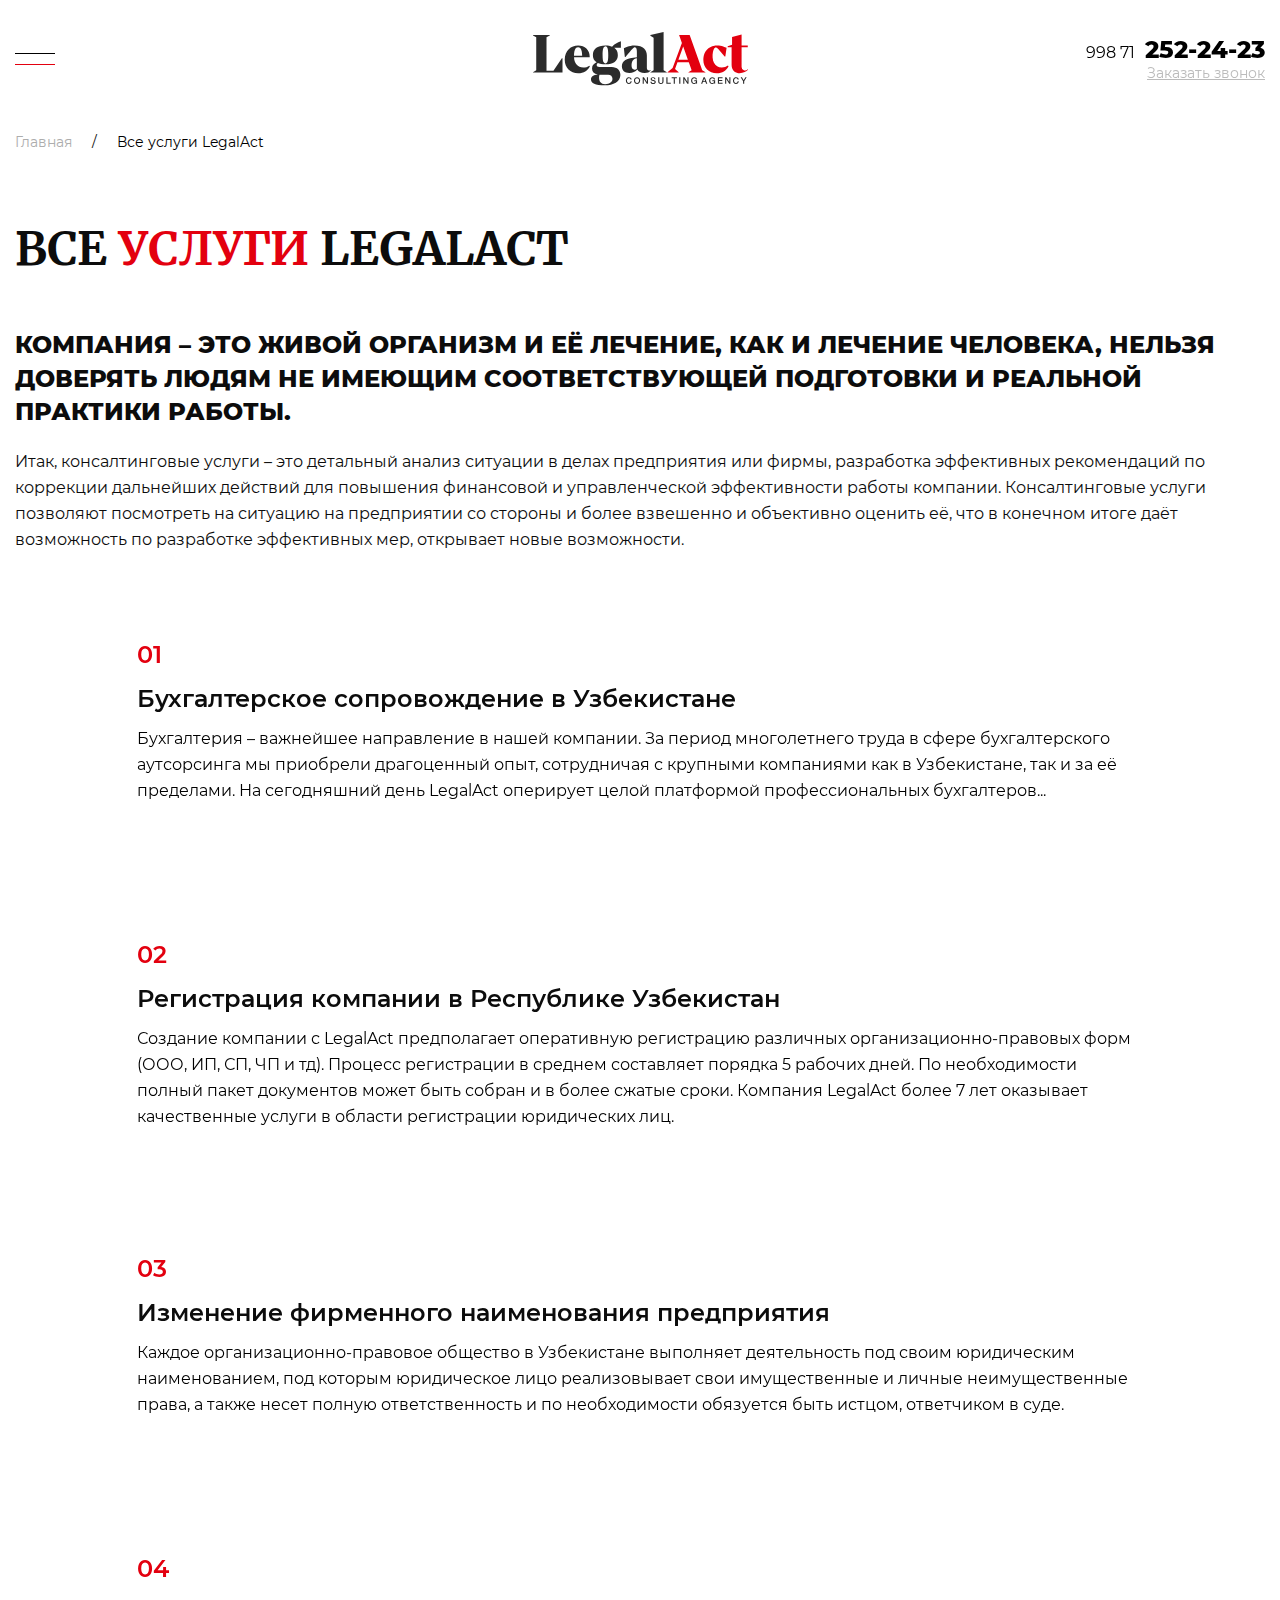
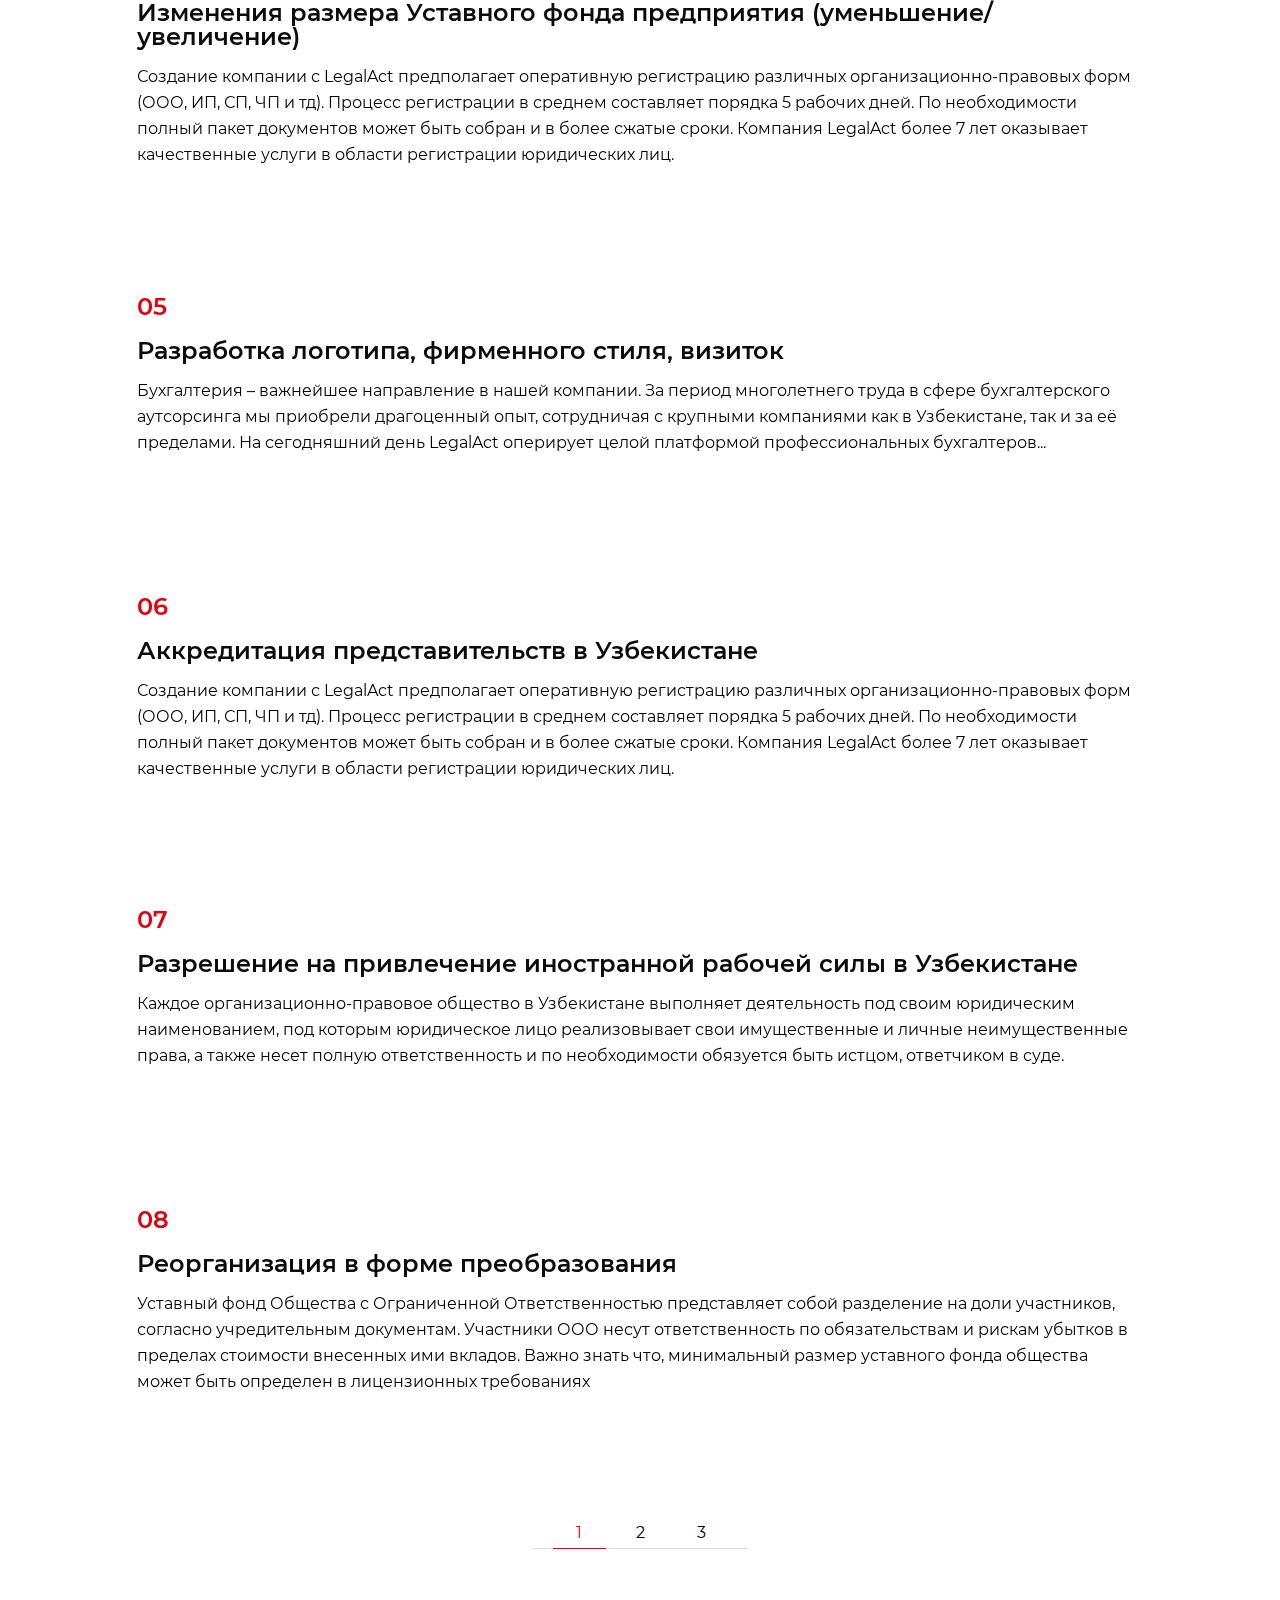
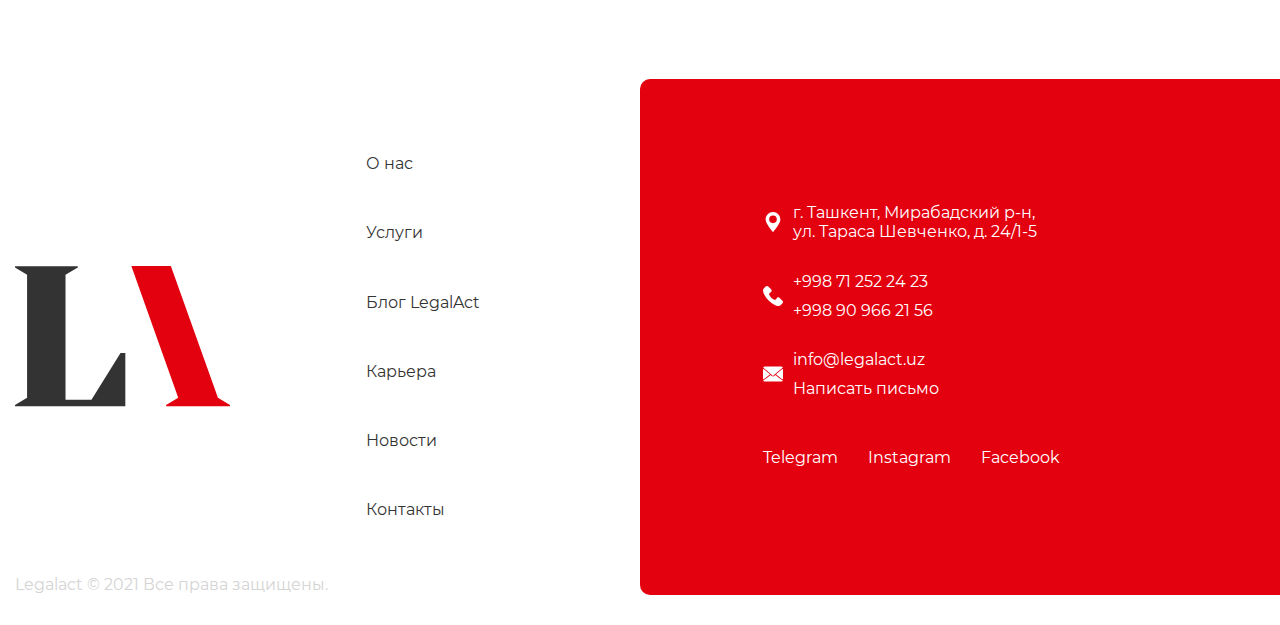
<file: service.html>
<!DOCTYPE html>
<html lang="ru">
<head>
  <meta charset="UTF-8">
  <meta http-equiv="X-UA-Compatible" content="IE=edge">
  <meta name="viewport" content="width=device-width, initial-scale=1.0">
  <!-- FAVICON -->
  <link rel="icon" href="./img/favicon.jpg">
  <!-- SLICK SLIDER CSS -->
  <link rel="stylesheet" href="./css/slick.min.css">
  <link rel="stylesheet" href="./css/slick.min.css.map">
  <!-- ANIMATE CSS -->
  <link rel="stylesheet" href="./css/animate.min.css">
  <!-- MAIN STYLES -->
  <link rel="stylesheet" href="./css/style.min.css">
  <title>LegalAct</title>
</head>
<body>
  <!-- page -->
  <div class="page">
    <div class="service-main header">
      <div class="header-menu-top">
  <div class="container">
    <ul class="header-menu">
      <li class="header-menu__list">
        <a href="#" class="header-menu__burger">
            <span></span>
            <span></span>
        </a>
      </li>
      <li class="header-menu__list">
        <a href="/" class="header-menu__logo"><img src="./img/logo.svg" alt="logo"></a>
      </li>
      <li class="header-menu__list">
        <div class="header-menu__phone"><span>998 71</span>252-24-23</div>
        <a class="header-menu__call" href="#">Заказать звонок</a>
      </li>
    </ul>
  </div>
</div>
      <div class="menu">
  <div class="container">
    <div class="menu-top">
      <div class="menu-top__inner">
        <div class="menu-top__title">Меню сайта</div>
        <div class="menu-top__lang">
          <a href="#" class="lang-active">RU</a>
          <span>/</span>
          <a href="#">EN</a>
          <span>/</span>
          <a href="#">UZ</a>
        </div>
      </div>
      
      <a href="faq.html" class="btn btn-transparent menu-btn">Часто задаваемые вопросы</a>
      <a href="resume.html" class="btn initial">Форма для резюме</a>
      <div class="footer-right__social menu-top__social">
        <a href="#">Telegram</a>
        <a href="#">Instagram</a>
        <a href="#">Facebook</a>
      </div>
      <a href="#" class="menu-top__close">
        <span></span>
        <span></span>
      </a>
    </div>
    <ul class="menu-nav">
      <li class="menu-nav__list">
        <a href="about.html" class="menu-nav__link ">О нас</a>
      </li>
      <li class="menu-nav__list">
        <a href="service.html" class="menu-nav__link">Услуги</a>
        <div class="menu-nav__slider_wrapper">
          <div class="menu-nav__slider" id="menu-slider">
            <div>
              <ul class="menu-item">
                <li class="menu-item__list">
                  <a href="#" class="menu-item__link">Link 2</a>
                </li>
                <li class="menu-item__list">
                  <a href="#" class="menu-item__link">Регистрация компании в Республике Узбекистан</a>
                </li>
                <li class="menu-item__list">
                  <a href="#" class="menu-item__link">Разрешение на привлечение иностранной рабочей силы в Узбекистане</a>
                </li>
                <li class="menu-item__list">
                  <a href="#" class="menu-item__link">Изменение фирменного наименования предприятия</a>
                </li>
                <li class="menu-item__list">
                  <a href="#" class="menu-item__link">Разработка логотипа, фирменного стиля, визиток</a>
                </li>
                <li class="menu-item__list">
                  <a href="#" class="menu-item__link">Аккредитация представительств в Узбекистане</a>
                </li>
                <li class="menu-item__list">
                  <a href="#" class="menu-item__link">Реорганизация в форме преобразования</a>
                </li>
                <li class="menu-item__list">
                  <a href="#" class="menu-item__link">Реорганизация в форме слияния</a>
                </li>
                <li class="menu-item__list">
                  <a href="#" class="menu-item__link">Изменение фирменного наименования предприятия</a>
                </li>
              </ul>
            </div>
            <div>
              <ul class="menu-item">
                <li class="menu-item__list">
                  <a href="#" class="menu-item__link">Бухгалтерское сопровождение в Узбекистане</a>
                </li>
                
                <li class="menu-item__list">
                  <a href="#" class="menu-item__link">Регистрация компании в Республике Узбекистан</a>
                </li>
                <li class="menu-item__list">
                  <a href="#" class="menu-item__link">Разрешение на привлечение иностранной рабочей силы в Узбекистане</a>
                </li>
                
                <li class="menu-item__list">
                  <a href="#" class="menu-item__link">Изменения размера Уставного фонда предприятия (уменьшение/увеличение)</a>
                </li>
                
                <li class="menu-item__list">
                  <a href="#" class="menu-item__link">Разработка логотипа, фирменного стиля, визиток </a>
                </li>
                
                <li class="menu-item__list">
                  <a href="#" class="menu-item__link">Аккредитация представительств в Узбекистане</a>
                </li>
                
                <li class="menu-item__list">
                  <a href="#" class="menu-item__link">Разрешение на привлечение иностранной рабочей силы в Узбекистане</a>
                </li>
              
                <li class="menu-item__list">
                  <a href="#" class="menu-item__link">Реорганизация в форме преобразования</a>
                </li>
                
                <li class="menu-item__list">
                  <a href="#" class="menu-item__link">Реорганизация в форме слияния</a>
                </li>
              </ul>
            </div>
          </div>
        </div>
      </li>
      <li class="menu-nav__list">
        <a href="career.html" class="menu-nav__link">Карьера</a>
      </li>
      <li class="menu-nav__list">
        <a href="blog.html" class="menu-nav__link">Блог LegalAct</a>
      </li>
      <li class="menu-nav__list">
        <a href="news.html" class="menu-nav__link">Новости</a>
      </li>
      <li class="menu-nav__list">
        <a href="contact.html" class="menu-nav__link">Контакты</a>
      </li>
    </ul>
    <div class="menu-item__wrapper animate__animated menu-active__links animate__slideInUp">
      <ul class="menu-item">
        <li class="menu-item__list">
          <a href="#" class="menu-item__link">Link 2</a>
        </li>
        <li class="menu-item__list">
          <a href="#" class="menu-item__link">Регистрация компании в Республике Узбекистан</a>
        </li>
        <li class="menu-item__list">
          <a href="#" class="menu-item__link">Разрешение на привлечение иностранной рабочей силы в Узбекистане</a>
        </li>
        <li class="menu-item__list">
          <a href="#" class="menu-item__link">Изменение фирменного наименования предприятия</a>
        </li>
        <li class="menu-item__list">
          <a href="#" class="menu-item__link">Разработка логотипа, фирменного стиля, визиток</a>
        </li>
        <li class="menu-item__list">
          <a href="#" class="menu-item__link">Аккредитация представительств в Узбекистане</a>
        </li>
        <li class="menu-item__list">
          <a href="#" class="menu-item__link">Реорганизация в форме преобразования</a>
        </li>
        <li class="menu-item__list">
          <a href="#" class="menu-item__link">Реорганизация в форме слияния</a>
        </li>
        <li class="menu-item__list">
          <a href="#" class="menu-item__link">Изменение фирменного наименования предприятия</a>
        </li>
      </ul>
      <ul class="menu-item">
        <li class="menu-item__list">
          <a href="#" class="menu-item__link">Бухгалтерское сопровождение в Узбекистане</a>
        </li>
        
        <li class="menu-item__list">
          <a href="#" class="menu-item__link">Регистрация компании в Республике Узбекистан</a>
        </li>
        <li class="menu-item__list">
          <a href="#" class="menu-item__link">Разрешение на привлечение иностранной рабочей силы в Узбекистане</a>
        </li>
        
        <li class="menu-item__list">
          <a href="#" class="menu-item__link">Изменения размера Уставного фонда предприятия (уменьшение/увеличение)</a>
        </li>
        
        <li class="menu-item__list">
          <a href="#" class="menu-item__link">Разработка логотипа, фирменного стиля, визиток </a>
        </li>
        
        <li class="menu-item__list">
          <a href="#" class="menu-item__link">Аккредитация представительств в Узбекистане</a>
        </li>
        
        <li class="menu-item__list">
          <a href="#" class="menu-item__link">Разрешение на привлечение иностранной рабочей силы в Узбекистане</a>
        </li>
      
        <li class="menu-item__list">
          <a href="#" class="menu-item__link">Реорганизация в форме преобразования</a>
        </li>
        
        <li class="menu-item__list">
          <a href="#" class="menu-item__link">Реорганизация в форме слияния</a>
        </li>
      </ul>
    </div>
    <div class="footer-right__social menu-top__social_hidden">
      <a href="#">Telegram</a>
      <a href="#">Instagram</a>
      <a href="#">Facebook</a>
    </div>
  </div>
</div>
      
      <div class="container">
        <div class="breadcrumbs">
          <a href="/" class="breadcrumbs-link">Главная</a>
          <span>/</span>
          <a href="/service.html" class="breadcrumbs-link breadcrumbs-link__active">Все услуги LegalAct</a>
        </div>
        <div class="title">
          <h1>Все <span>услуги</span> LegalAct</h1>
        </div>
        <div class="service-main__subtitle">
          Компания – это живой организм и её лечение, как и лечение человека, нельзя доверять людям не имеющим соответствующей подготовки и реальной практики работы.
        </div>
        <div class="service-main__text">
          Итак, консалтинговые услуги – это детальный анализ ситуации в делах предприятия или фирмы, разработка эффективных рекомендаций по коррекции дальнейших действий для повышения финансовой и управленческой эффективности работы компании. Консалтинговые услуги позволяют посмотреть на ситуацию на предприятии со стороны и более взвешенно и объективно оценить её, что в конечном итоге даёт возможность по разработке эффективных мер, открывает новые возможности.
        </div>
      </div>
    </div>
    <div class="service-items">
      <div class="container">
        <div class="service-card">
          <img src="./img/service-card-01.jpg" alt="service-card-01" class="service-card__bg">
          <div class="service-card__num">01</div>
          <div class="service-card__title">
            Бухгалтерское сопровождение в Узбекистане 
          </div>
          <div class="service-card__text">
            Бухгалтерия – важнейшее направление в нашей компании. За период многолетнего труда в сфере бухгалтерского аутсорсинга мы приобрели драгоценный опыт, сотрудничая с крупными компаниями как в Узбекистане, так и за её пределами. На сегодняшний день LegalAct оперирует целой платформой профессиональных бухгалтеров...
          </div>
          <a href="service-page.html" class="service-card__link">Подробнее</a>
        </div>
        <div class="service-card service-card__red">
          <img src="./img/service-card-02.jpg" alt="service-card-01" class="service-card__bg">
          <div class="service-card__num">02</div>
          <div class="service-card__title">
            Регистрация компании в Республике Узбекистан
          </div>
          <div class="service-card__text">
            Создание компании с LegalAct предполагает оперативную регистрацию различных организационно-правовых форм (ООО, ИП, СП, ЧП и тд). Процесс регистрации в среднем составляет порядка 5 рабочих дней. По необходимости полный пакет документов может быть собран и в более сжатые сроки. Компания LegalAct более 7 лет оказывает качественные услуги в области регистрации юридических лиц.
          </div>
          <a href="service-page.html" class="service-card__link">Подробнее</a>
        </div>
        <div class="service-card">
          <img src="./img/service-card-03.jpg" alt="service-card-01" class="service-card__bg">
          <div class="service-card__num">03</div>
          <div class="service-card__title">
            Изменение фирменного наименования предприятия
          </div>
          <div class="service-card__text">
            Каждое организационно-правовое общество в Узбекистане выполняет деятельность под своим юридическим наименованием, под которым юридическое лицо реализовывает свои имущественные и личные неимущественные права, а также несет полную ответственность и по необходимости обязуется быть истцом, ответчиком в суде.
          </div>
          <a href="service-page.html" class="service-card__link">Подробнее</a>
        </div>
        <div class="service-card service-card__red">
          <img src="./img/service-card-04.jpg" alt="service-card-01" class="service-card__bg">
          <div class="service-card__num">04</div>
          <div class="service-card__title">
            Изменения размера Уставного фонда предприятия (уменьшение/увеличение)
          </div>
          <div class="service-card__text">
            Создание компании с LegalAct предполагает оперативную регистрацию различных организационно-правовых форм (ООО, ИП, СП, ЧП и тд). Процесс регистрации в среднем составляет порядка 5 рабочих дней. По необходимости полный пакет документов может быть собран и в более сжатые сроки. Компания LegalAct более 7 лет оказывает качественные услуги в области регистрации юридических лиц.
          </div>
          <a href="service-page.html" class="service-card__link">Подробнее</a>
        </div>
        <div class="service-card">
          <img src="./img/service-card-05.jpg" alt="service-card-01" class="service-card__bg">
          <div class="service-card__num">05</div>
          <div class="service-card__title">
            Разработка логотипа, фирменного стиля, визиток 
          </div>
          <div class="service-card__text">
            Бухгалтерия – важнейшее направление в нашей компании. За период многолетнего труда в сфере бухгалтерского аутсорсинга мы приобрели драгоценный опыт, сотрудничая с крупными компаниями как в Узбекистане, так и за её пределами. На сегодняшний день LegalAct оперирует целой платформой профессиональных бухгалтеров...
          </div>
          <a href="service-page.html" class="service-card__link">Подробнее</a>
        </div>
        <div class="service-card service-card__red">
          <img src="./img/service-card-06.jpg" alt="service-card-01" class="service-card__bg">
          <div class="service-card__num">06</div>
          <div class="service-card__title">
            Аккредитация представительств в Узбекистане
          </div>
          <div class="service-card__text">
            Создание компании с LegalAct предполагает оперативную регистрацию различных организационно-правовых форм (ООО, ИП, СП, ЧП и тд). Процесс регистрации в среднем составляет порядка 5 рабочих дней. По необходимости полный пакет документов может быть собран и в более сжатые сроки. Компания LegalAct более 7 лет оказывает качественные услуги в области регистрации юридических лиц.
          </div>
          <a href="service-page.html" class="service-card__link">Подробнее</a>
        </div>
        <div class="service-card">
          <img src="./img/service-card-07.jpg" alt="service-card-01" class="service-card__bg">
          <div class="service-card__num">07</div>
          <div class="service-card__title">
            Разрешение на привлечение иностранной рабочей силы в Узбекистане
          </div>
          <div class="service-card__text">
            Каждое организационно-правовое общество в Узбекистане выполняет деятельность под своим юридическим наименованием, под которым юридическое лицо реализовывает свои имущественные и личные неимущественные права, а также несет полную ответственность и по необходимости обязуется быть истцом, ответчиком в суде.
          </div>
          <a href="service-page.html" class="service-card__link">Подробнее</a>
        </div>
        <div class="service-card service-card__red">
          <img src="./img/service-card-08.jpg" alt="service-card-01" class="service-card__bg">
          <div class="service-card__num">08</div>
          <div class="service-card__title">
            Реорганизация в форме преобразования
          </div>
          <div class="service-card__text">
            Уставный фонд Общества с Ограниченной Ответственностью представляет собой разделение на доли участников, согласно учредительным документам. Участники ООО несут ответственность по обязательствам и рискам убытков в пределах стоимости внесенных ими вкладов. Важно знать что, минимальный размер уставного фонда общества может быть определен в лицензионных требованиях
          </div>
          <a href="service-page.html" class="service-card__link">Подробнее</a>
        </div>
      </div>
      <div class="news-main__pagination">
        <a href="#" class="news-main__paglink pag-active">1</a>
        <a href="#" class="news-main__paglink">2</a>
        <a href="#" class="news-main__paglink">3</a>
      </div>
    </div>
    
        <!-- FOOTER -->
    <footer class="footer">
      <div class="container">
        <div class="footer-wrapper">
          <div class="footer-left">
            <div class="footer-left__inner">
              <a href="/"><img src="./img/footer-logo.svg" alt="footer-logo" class="footer-left__logo"></a>
              <ul class="footer-left__menu">
                <li class="footer-left__list">
                  <a href="about.html" class="footer-left__link">О нас</a>
                </li>
                <li class="footer-left__list">
                  <a href="service.html" class="footer-left__link">Услуги</a>
                </li>
                <li class="footer-left__list">
                  <a href="blog.html" class="footer-left__link">Блог LegalAct</a>
                </li>
                <li class="footer-left__list">
                  <a href="career.html" class="footer-left__link">Карьера</a>
                </li>
                <li class="footer-left__list">
                  <a href="news.html" class="footer-left__link">Новости</a>
                </li>
                <li class="footer-left__list">
                  <a href="contact.html" class="footer-left__link">Контакты</a>
                </li>
              </ul>
            </div>
            <div class="footer-left__copy">
              Legalact © 2021 Все права защищены. 
            </div>
          </div>
          <div class="footer-right">
            <ul class="footer-right__contact">
              <li class="footer-right__list">
                <img class="footer-right__icon" src="./img/icons/location.svg" alt="location">
                <div class="footer-right__inner">
                  <div class="footer-right__text">
                    г. Ташкент, Мирабадский р-н,  <br>
                    ул. Тараса Шевченко, д. 24/1-5 
                  </div>
                </div>
              </li>
              <li class="footer-right__list">
                <img class="footer-right__icon" src="./img/icons/phone.svg" alt="phone">
                <div class="footer-right__inner">
                  <a href="tel:+998712522423" class="footer-right__text">
                    +998 71 252 24 23  
                  </a>
                  <a href="tel:+998909662156" class="footer-right__text">
                    +998 90 966 21 56 
                  </a>
                </div>
              </li>
              <li class="footer-right__list">
                <img class="footer-right__icon" src="./img/icons/mail.svg" alt="mail">
                <div class="footer-right__inner">
                  <a href="mailto:info@legalact.uz" class="footer-right__text">
                    info@legalact.uz 
                  </a>
                  <a href="#" class="footer-right__text hover-text-underline">
                    Написать письмо
                  </a>
                </div>
              </li>
            </ul>
            <div class="footer-right__social">
              <a href="#">Telegram</a>
              <a href="#">Instagram</a>
              <a href="#">Facebook</a>
            </div>
            <div class="footer-right__copy">
              Legalact © 2021 Все права защищены. 
            </div>
          </div>
        </div>
      </div>
    </footer>
    
    <!-- OVERLAYS -->
    <div class="light-overlay"></div>
    <div class="overlay"></div>
    
    <!-- MODAL -->
    <div class="modal-video">
      <div class="modal-close">
        <span></span>
        <span></span>
      </div>
      <div class="modal-content"></div>
    </div>
    
  </div><!-- end-page -->
  
    <!-- SCRIPTS -->
    <script src="./js/jquery-3.6.0.min.js"></script>
    <script src="./js/waypoints.min.js"></script>
    <script src="./js/jquery.counterup.js"></script>
    <script src="./js/wow.min.js"></script>
    <script src="./js/slick.min.js"></script>
    <script src="./js/script.min.js"></script>
</body>
</html>
</file>
<file: css/style.min.css>
@font-face{font-family:Montserrat;src:url(../fonts/montserrat/Montserrat-BlackItalic.woff2) format('woff2'),url(../fonts/montserrat/Montserrat-BlackItalic.woff) format('woff'),url(../fonts/montserrat/Montserrat-BlackItalic.ttf) format('truetype');font-weight:900;font-style:italic;font-display:swap}@font-face{font-family:Montserrat;src:url(../fonts/montserrat/Montserrat-Bold.woff2) format('woff2'),url(../fonts/montserrat/Montserrat-Bold.woff) format('woff'),url(../fonts/montserrat/Montserrat-Bold.ttf) format('truetype');font-weight:700;font-style:normal;font-display:swap}@font-face{font-family:Montserrat;src:url(../fonts/montserrat/Montserrat-Black.woff2) format('woff2'),url(../fonts/montserrat/Montserrat-Black.woff) format('woff'),url(../fonts/montserrat/Montserrat-Black.ttf) format('truetype');font-weight:900;font-style:normal;font-display:swap}@font-face{font-family:Montserrat;src:url(../fonts/montserrat/Montserrat-BoldItalic.woff2) format('woff2'),url(../fonts/montserrat/Montserrat-BoldItalic.woff) format('woff'),url(../fonts/montserrat/Montserrat-BoldItalic.ttf) format('truetype');font-weight:700;font-style:italic;font-display:swap}@font-face{font-family:Montserrat;src:url(../fonts/montserrat/Montserrat-ExtraBoldItalic.woff2) format('woff2'),url(../fonts/montserrat/Montserrat-ExtraBoldItalic.woff) format('woff'),url(../fonts/montserrat/Montserrat-ExtraBoldItalic.ttf) format('truetype');font-weight:700;font-style:italic;font-display:swap}@font-face{font-family:Montserrat;src:url(../fonts/montserrat/Montserrat-ExtraBold.woff2) format('woff2'),url(../fonts/montserrat/Montserrat-ExtraBold.woff) format('woff'),url(../fonts/montserrat/Montserrat-ExtraBold.ttf) format('truetype');font-weight:700;font-style:normal;font-display:swap}@font-face{font-family:Montserrat;src:url(../fonts/montserrat/Montserrat-ExtraLight.woff2) format('woff2'),url(../fonts/montserrat/Montserrat-ExtraLight.woff) format('woff'),url(../fonts/montserrat/Montserrat-ExtraLight.ttf) format('truetype');font-weight:200;font-style:normal;font-display:swap}@font-face{font-family:Montserrat;src:url(../fonts/montserrat/Montserrat-ExtraLightItalic.woff2) format('woff2'),url(../fonts/montserrat/Montserrat-ExtraLightItalic.woff) format('woff'),url(../fonts/montserrat/Montserrat-ExtraLightItalic.ttf) format('truetype');font-weight:200;font-style:italic;font-display:swap}@font-face{font-family:Montserrat;src:url(../fonts/montserrat/Montserrat-Light.woff2) format('woff2'),url(../fonts/montserrat/Montserrat-Light.woff) format('woff'),url(../fonts/montserrat/Montserrat-Light.ttf) format('truetype');font-weight:300;font-style:normal;font-display:swap}@font-face{font-family:Montserrat;src:url(../fonts/montserrat/Montserrat-Italic.woff2) format('woff2'),url(../fonts/montserrat/Montserrat-Italic.woff) format('woff'),url(../fonts/montserrat/Montserrat-Italic.ttf) format('truetype');font-weight:400;font-style:italic;font-display:swap}@font-face{font-family:Montserrat;src:url(../fonts/montserrat/Montserrat-LightItalic.woff2) format('woff2'),url(../fonts/montserrat/Montserrat-LightItalic.woff) format('woff'),url(../fonts/montserrat/Montserrat-LightItalic.ttf) format('truetype');font-weight:300;font-style:italic;font-display:swap}@font-face{font-family:Montserrat;src:url(../fonts/montserrat/Montserrat-Regular.woff2) format('woff2'),url(../fonts/montserrat/Montserrat-Regular.woff) format('woff'),url(../fonts/montserrat/Montserrat-Regular.ttf) format('truetype');font-weight:400;font-style:normal;font-display:swap}@font-face{font-family:Montserrat;src:url(../fonts/montserrat/Montserrat-Medium.woff2) format('woff2'),url(../fonts/montserrat/Montserrat-Medium.woff) format('woff'),url(../fonts/montserrat/Montserrat-Medium.ttf) format('truetype');font-weight:500;font-style:normal;font-display:swap}@font-face{font-family:Montserrat;src:url(../fonts/montserrat/Montserrat-MediumItalic.woff2) format('woff2'),url(../fonts/montserrat/Montserrat-MediumItalic.woff) format('woff'),url(../fonts/montserrat/Montserrat-MediumItalic.ttf) format('truetype');font-weight:500;font-style:italic;font-display:swap}@font-face{font-family:Montserrat;src:url(../fonts/montserrat/Montserrat-Thin.woff2) format('woff2'),url(../fonts/montserrat/Montserrat-Thin.woff) format('woff'),url(../fonts/montserrat/Montserrat-Thin.ttf) format('truetype');font-weight:100;font-style:normal;font-display:swap}@font-face{font-family:Montserrat;src:url(../fonts/montserrat/Montserrat-ThinItalic.woff2) format('woff2'),url(../fonts/montserrat/Montserrat-ThinItalic.woff) format('woff'),url(../fonts/montserrat/Montserrat-ThinItalic.ttf) format('truetype');font-weight:100;font-style:italic;font-display:swap}@font-face{font-family:Montserrat;src:url(../fonts/montserrat/Montserrat-SemiBoldItalic.woff2) format('woff2'),url(../fonts/montserrat/Montserrat-SemiBoldItalic.woff) format('woff'),url(../fonts/montserrat/Montserrat-SemiBoldItalic.ttf) format('truetype');font-weight:600;font-style:italic;font-display:swap}@font-face{font-family:Montserrat;src:url(../fonts/montserrat/Montserrat-SemiBold.woff2) format('woff2'),url(../fonts/montserrat/Montserrat-SemiBold.woff) format('woff'),url(../fonts/montserrat/Montserrat-SemiBold.ttf) format('truetype');font-weight:600;font-style:normal;font-display:swap}@font-face{font-family:Merriweather;src:url(../fonts/merriweather/Merriweather-Light.woff2) format('woff2'),url(../fonts/merriweather/Merriweather-Light.woff) format('woff'),url(../fonts/merriweather/Merriweather-Light.ttf) format('truetype');font-weight:300;font-style:normal;font-display:swap}@font-face{font-family:Merriweather;src:url(../fonts/merriweather/Merriweather-BoldItalic.woff2) format('woff2'),url(../fonts/merriweather/Merriweather-BoldItalic.woff) format('woff'),url(../fonts/merriweather/Merriweather-BoldItalic.ttf) format('truetype');font-weight:700;font-style:italic;font-display:swap}@font-face{font-family:Merriweather;src:url(../fonts/merriweather/Merriweather-Italic.woff2) format('woff2'),url(../fonts/merriweather/Merriweather-Italic.woff) format('woff'),url(../fonts/merriweather/Merriweather-Italic.ttf) format('truetype');font-weight:400;font-style:italic;font-display:swap}@font-face{font-family:Merriweather;src:url(../fonts/merriweather/Merriweather-LightItalic.woff2) format('woff2'),url(../fonts/merriweather/Merriweather-LightItalic.woff) format('woff'),url(../fonts/merriweather/Merriweather-LightItalic.ttf) format('truetype');font-weight:300;font-style:italic;font-display:swap}@font-face{font-family:Merriweather;src:url(../fonts/merriweather/Merriweather-Bold.woff2) format('woff2'),url(../fonts/merriweather/Merriweather-Bold.woff) format('woff'),url(../fonts/merriweather/Merriweather-Bold.ttf) format('truetype');font-weight:700;font-style:normal;font-display:swap}@font-face{font-family:Merriweather;src:url(../fonts/merriweather/Merriweather-Regular.woff2) format('woff2'),url(../fonts/merriweather/Merriweather-Regular.woff) format('woff'),url(../fonts/merriweather/Merriweather-Regular.ttf) format('truetype');font-weight:400;font-style:normal;font-display:swap}@font-face{font-family:Merriweather;src:url(../fonts/merriweather/Merriweather-Black.woff2) format('woff2'),url(../fonts/merriweather/Merriweather-Black.woff) format('woff'),url(../fonts/merriweather/Merriweather-Black.ttf) format('truetype');font-weight:900;font-style:normal;font-display:swap}@font-face{font-family:Merriweather;src:url(../fonts/merriweather/Merriweather-BlackItalic.woff2) format('woff2'),url(../fonts/merriweather/Merriweather-BlackItalic.woff) format('woff'),url(../fonts/merriweather/Merriweather-BlackItalic.ttf) format('truetype');font-weight:900;font-style:italic;font-display:swap}*,::after,::before,:focus{margin:0;padding:0;-webkit-box-sizing:border-box;box-sizing:border-box;outline:0!important}ul{list-style:none}a{text-decoration:none}button,input,select,textarea{outline:0!important;font-family:Montserrat}img{display:block}body{background:#fff;font-family:Montserrat;font-weight:400;color:#0c0c0c;font-size:1rem;position:relative;-webkit-font-smoothing:antialiased}.page{overflow:hidden}.outer-container{max-width:1656px;width:100%;margin:0 auto}.container{max-width:1470px;width:100%;margin:0 auto;padding:0 15px}.about-info{background:url(../img/about-info-bg.png)}.about-choose__item::after{background-image:url(../img/about-choose-bg.png)}.title h1{font-family:Merriweather;text-transform:uppercase;font-size:46px;line-height:1.25;padding-bottom:50px}.title h1 span{color:#e3000f}.title-shadow h2{width:100%;position:relative;font-weight:700;color:#333;font-size:36px;line-height:1.2}.title-shadow h2::after{margin-top:20px;content:"";display:block;width:100px;height:2px;background:#e3000f}.title-shadow span{position:absolute;top:25%;left:50%;-webkit-transform:translate(-50%,-50%);-ms-transform:translate(-50%,-50%);transform:translate(-50%,-50%);font-size:100px;line-height:1.2;color:rgba(0,0,0,.05);width:100%}.title-shadow.no-arrow h2 span{top:50%}.title-shadow.no-arrow h2::after{display:none}.btn{max-width:215px;width:100%;display:block;background:#e3000f;border:1px solid #e3000f;color:#fff;text-align:center;padding:15px 10px;font-size:16px;line-height:18px;font-weight:400;border-radius:10px;text-transform:uppercase}.btn-transparent{background:0 0;color:#333}.btn-white-border{border-color:#fff}.btn-white{background:#fff;border-color:#fff;color:#e3000f}.breadcrumbs{display:-webkit-box;display:-ms-flexbox;display:flex;-webkit-box-align:center;-ms-flex-align:center;align-items:center;padding:134px 0 70px;font-size:14px;line-height:1.2;font-weight:400}.breadcrumbs-link{color:#adadad}.breadcrumbs-link__active{color:#000}.breadcrumbs span{margin:0 20px}.text-center{text-align:center}.hover-text-underline:hover{text-decoration:underline}.initial{text-transform:initial!important}.overlay{display:none;position:absolute;top:0;left:0;width:100%;height:100%;background:rgba(0,0,0,.7);z-index:10}.light-overlay{display:none;position:absolute;top:0;left:0;width:100%;height:100%;background:rgba(0,0,0,0);z-index:8}.overflow-hidden{overflow:hidden}.not-found{padding-top:100px;padding-bottom:100px}.not-found.header{background:unset}.not-found__content{text-align:center}.not-found__content .btn{margin:0 auto}.not-found__title{display:-webkit-box;display:-ms-flexbox;display:flex;-webkit-box-pack:center;-ms-flex-pack:center;justify-content:center}.not-found__title span{font-size:500px;line-height:1.2;color:#333;font-weight:700}.not-found__title span:first-child{margin-right:-110px}.not-found__title span:last-child{margin-left:-110px}.not-found__circle{width:513px;height:513px;background:#fff;border-radius:50%;display:-webkit-box;display:-ms-flexbox;display:flex;-webkit-box-pack:center;-ms-flex-pack:center;justify-content:center;z-index:5;-webkit-box-align:center;-ms-flex-align:center;align-items:center}.not-found__inner{width:269px;height:269px;background:#e3000f;border-radius:50%;display:-webkit-box;display:-ms-flexbox;display:flex;-webkit-box-pack:center;-ms-flex-pack:center;justify-content:center;-webkit-box-align:center;-ms-flex-align:center;align-items:center}.not-found__inner img{width:151px;margin-left:10px}.not-found__subtitle{font-size:50px;line-height:1.2;color:#e3000f;font-weight:600;margin-bottom:20px;margin-top:-80px}.not-found__text{font-size:24px;line-height:1.2;color:#000;margin-bottom:20px}.service-card-white::after{background:url(../img/card-whitre-bg.png)}.service-card-red::after{background:url(../img/card-red-bg.png)}.header{background-color:#f1f1f1}.header-la{overflow:hidden;z-index:4;position:relative;min-height:1080px;background-image:url(../img/Union.svg);background-repeat:no-repeat;background-position:0 0;background-size:cover}.header-la.la-second{background-image:url(../img/Union2.svg)}.header-menu{display:-webkit-box;display:-ms-flexbox;display:flex;-webkit-box-pack:justify;-ms-flex-pack:justify;justify-content:space-between;-webkit-box-align:center;-ms-flex-align:center;align-items:center}.header-menu-top{position:fixed;top:0;left:0;width:100%;-webkit-transition:.6s;-o-transition:.6s;transition:.6s;padding-top:32px}.header-menu-top.header-menu-scroll{padding:15px 0!important;background:rgba(255,255,255,.9);z-index:8;-webkit-box-shadow:-10px 0 20px rgba(0,0,0,.3);box-shadow:-10px 0 20px rgba(0,0,0,.3)}.header-menu-top.header-menu-scroll .header-menu__logo img{width:141px}.header-menu-top.header-menu-scroll .header-menu__call,.header-menu-top.header-menu-scroll .header-menu__phone,.header-menu-top.header-menu-scroll .header-menu__phone span{color:#333}.header-menu__list{z-index:5}.header-menu__burger{width:40px;height:12px;display:-webkit-box;display:-ms-flexbox;display:flex;-webkit-box-orient:vertical;-webkit-box-direction:normal;-ms-flex-direction:column;flex-direction:column;-webkit-box-pack:justify;-ms-flex-pack:justify;justify-content:space-between}.header-menu__burger span{-webkit-transition:.3s;-o-transition:.3s;transition:.3s;width:100%;height:1px;display:block}.header-menu__burger span:first-child{background:#000}.header-menu__burger span:last-child{background:#e3000f}.header-menu__logo{display:block;margin-left:140px}.header-menu__logo img{width:215px}.header-menu__phone{font-size:24px;font-weight:700;line-height:1.2;color:#e3000f}.header-menu__phone span{font-size:16px;color:#333;line-height:1.2;margin-right:10px;font-weight:400}.header-menu__call{text-decoration:underline;color:#333;font-size:14px;margin-right:auto;display:block;text-align:right}.header-side{position:absolute;width:35%;min-height:1666px;top:0;right:0;background:url(../img/header-side-bg.jpg);border-radius:0 0 0 100px;-webkit-box-shadow:0 4px 4px rgba(0,0,0,.25);box-shadow:0 4px 4px rgba(0,0,0,.25);z-index:3;background-repeat:no-repeat;background-position:center center;background-size:cover}.header-side.side-second{background-image:url(../img/header-side-bg2.svg)}.header-side__overlay{background-color:rgba(227,0,15,.8);position:relative;min-height:1666px;border-radius:0 0 0 100px}.header-content{position:relative;display:-webkit-box;display:-ms-flexbox;display:flex;-webkit-box-align:center;-ms-flex-align:center;align-items:center;margin-top:326px}.header-social{-webkit-writing-mode:vertical-lr;-ms-writing-mode:tb-lr;writing-mode:vertical-lr;-webkit-transform:scale(-1,-1);-ms-transform:scale(-1,-1);transform:scale(-1,-1);display:-webkit-box;display:-ms-flexbox;display:flex;-webkit-box-pack:justify;-ms-flex-pack:justify;justify-content:space-between;-webkit-box-align:center;-ms-flex-align:center;align-items:center;height:270px;margin-right:95px}.header-social__list{position:relative}.header-social__links{font-size:14px;line-height:1.2;color:silver;display:inline-block;-webkit-transition:.3s;-o-transition:.3s;transition:.3s}.header-social__links::after{content:"";display:block;position:absolute;left:-10px;top:0;height:100%;width:1px;background:0 0;-webkit-transform:rotate(-180deg);-ms-transform:rotate(-180deg);transform:rotate(-180deg);-webkit-transition:.3s;-o-transition:.3s;transition:.3s}.header-social__links:hover{color:#000}.header-social__links:hover::after{background:#000}.header-slider{max-width:812px;width:100%}.header-slider__title{font-size:46px;line-height:1.26;font-weight:700;font-family:Merriweather;text-transform:uppercase}.header-slider__title span{color:#e3000f}.header-slider__title::after{content:"";display:block;width:100px;height:1px;background:#e3000f;margin:20px 0 30px}.header-slider__text{font-size:16px;line-height:2.25;max-width:705px;width:100%;margin-bottom:50px}.header-slider .slick-list{margin-left:-10px;margin-right:-10px}.header-slider .slick-slide{margin:0 10px}.header-slider .slick-arrow{position:absolute;cursor:pointer;display:-webkit-box;display:-ms-flexbox;display:flex;-webkit-box-align:center;-ms-flex-align:center;align-items:center;bottom:-260px}.header-slider .slick-arrow.prev-arrow{right:-345px}.header-slider .slick-arrow.next-arrow{right:-505px}.header-slider .slick-dots{position:absolute;top:50%;-webkit-transform:translateY(-50%);-ms-transform:translateY(-50%);transform:translateY(-50%);right:-528px}.header-slider .slick-dots button{background:0 0;font-size:0;width:10px;height:10px;border:1px solid rgba(255,255,255,.5);border-radius:1px;cursor:pointer;-webkit-transition:.3s;-o-transition:.3s;transition:.3s}.header-slider .slick-dots .slick-active button{background:#e3000f;border:1px solid #e3000f}.main-page .header-menu__phone{color:#fff}.main-page .header-menu__phone span{color:#fff}.main-page .header-menu__call{color:#fff}.main-page .header-menu-top{padding-top:54px}.menu{display:none;position:fixed;top:0;left:0;width:100%;background:#333;z-index:10;padding-top:47px;padding-bottom:70px;overflow:hidden}.menu-btn{max-width:300px;color:#fff;text-transform:initial}.menu-top{display:-webkit-box;display:-ms-flexbox;display:flex;-webkit-box-align:center;-ms-flex-align:center;align-items:center;-webkit-box-pack:justify;-ms-flex-pack:justify;justify-content:space-between;margin-bottom:63px}.menu-top__inner{display:-webkit-box;display:-ms-flexbox;display:flex;-webkit-box-align:center;-ms-flex-align:center;align-items:center}.menu-top__title{font-size:36px;color:#fff;line-height:1.2;font-weight:600;margin-right:20px}.menu-top__lang{display:-webkit-box;display:-ms-flexbox;display:flex;-webkit-box-align:center;-ms-flex-align:center;align-items:center}.menu-top__lang a{font-size:16px;line-height:1.2;color:#959595;-webkit-transition:.3s;-o-transition:.3s;transition:.3s}.menu-top__lang a.lang-active,.menu-top__lang a:hover{color:#e3000f}.menu-top__lang span{margin:0 20px;color:#959595}.menu-top__social_hidden{display:none!important}.menu-top__social a{color:#a1a1a1!important}.menu-top__social a:hover{color:#fff!important}.menu-top__close{width:40px;height:40px;position:relative;-webkit-transition:.3s;-o-transition:.3s;transition:.3s;display:inline-block}.menu-top__close span{width:100%;position:absolute;top:50%;display:block;height:1px}.menu-top__close span:first-child{background:#e3000f;-webkit-transform:rotate(-45deg);-ms-transform:rotate(-45deg);transform:rotate(-45deg)}.menu-top__close span:last-child{background:#fff;-webkit-transform:rotate(45deg);-ms-transform:rotate(45deg);transform:rotate(45deg)}.menu-nav{display:-webkit-box;display:-ms-flexbox;display:flex;-webkit-box-align:center;-ms-flex-align:center;align-items:center;margin-bottom:53px}.menu-nav__slider{display:none}.menu-nav__slider .menu-item{margin:20px auto 0!important;width:100%}.menu-nav__slider .slick-dots{display:-webkit-box;display:-ms-flexbox;display:flex;width:100%;margin-top:20px}.menu-nav__slider .slick-dots li{width:50%;height:1px;-webkit-transition:.3s;-o-transition:.3s;transition:.3s;background:rgba(223,223,223,.2)}.menu-nav__slider .slick-dots li button{width:100%;font-size:0;border:none}.menu-nav__slider .slick-dots li.slick-active{background:#e3000f;height:3px;background:#e3000f}.menu-nav__list:not(:last-child){margin-right:100px}.menu-nav__link{font-size:16px;line-height:1.2;color:#fff;font-weight:600;-webkit-transition:.3;-o-transition:.3;transition:.3;cursor:pointer}.menu-nav__link.menu-active,.menu-nav__link:hover{color:#e3000f}.menu-item{max-width:663px;width:100%}.menu-item:first-child{margin-right:20px}.menu-item__wrapper{width:100%;-webkit-box-pack:justify;-ms-flex-pack:justify;justify-content:space-between;display:none}.menu-item__wrapper.menu-active__links{display:-webkit-box;display:-ms-flexbox;display:flex}.menu-item__list:not(:last-child){margin-bottom:10px}.menu-item__link{color:#9a9a9a;font-size:16px;line-height:1.2;font-weight:400}.menu-item__link:hover{color:#fff;text-decoration:underline}.header-menu__burger.menu-top__close{display:block;z-index:99;cursor:pointer}.header-menu__burger.menu-top__close span:last-child{background:#000}.info{padding:70px 0 104px;position:relative}.info-title{max-width:565px;width:100%;margin-bottom:30px}.info-title h2{font-size:36px;line-height:1.2;color:#333}.info-title h2 span{color:#e3000f}.info-content{max-width:1225px;width:100%;display:-webkit-box;display:-ms-flexbox;display:flex;-webkit-box-pack:justify;-ms-flex-pack:justify;justify-content:space-between;-webkit-box-align:center;-ms-flex-align:center;align-items:center}.info-content__arrow{width:3px;height:247px;display:block;background:#e3000f;margin-right:42px}.info-content__inner{display:-webkit-box;display:-ms-flexbox;display:flex;-webkit-box-align:center;-ms-flex-align:center;align-items:center}.info-content__text{max-width:670px;width:100%;overflow:hidden}.info-content__text p{font-size:16px;line-height:2.25;font-weight:400;color:#333}.info-content__text p:not(:last-child){margin-bottom:43px}.info-about{z-index:5;position:absolute;left:-65px;bottom:213px}.info-about__link{display:-webkit-box;display:-ms-flexbox;display:flex;-webkit-box-align:center;-ms-flex-align:center;align-items:center}.info-about__link svg{margin-right:20px;z-index:5}.info-about__link p{font-size:16px;color:#fff;font-weight:700;line-height:1.1;text-transform:uppercase}.service{padding-bottom:50px}.service-top{display:-webkit-box;display:-ms-flexbox;display:flex;-webkit-box-pack:justify;-ms-flex-pack:justify;justify-content:space-between;-webkit-box-align:center;-ms-flex-align:center;align-items:center;margin-bottom:70px}.service-slider__item{overflow:hidden;width:338px;position:relative;height:528px;background:-webkit-gradient(linear,left top,left bottom,from(#f2f2f2),to(rgba(242,242,242,0)));background:-o-linear-gradient(top,#f2f2f2 0,rgba(242,242,242,0) 100%);background:linear-gradient(180deg,#f2f2f2 0,rgba(242,242,242,0) 100%);border-radius:10px;display:-webkit-box;display:-ms-flexbox;display:flex;-webkit-box-orient:vertical;-webkit-box-direction:normal;-ms-flex-direction:column;flex-direction:column;-webkit-box-align:center;-ms-flex-align:center;align-items:center;-webkit-box-pack:justify;-ms-flex-pack:justify;justify-content:space-between;padding:30px 19px 119px;text-align:center}.service-slider__item::after{content:"";position:absolute;top:0;left:0;width:100%;height:100%;z-index:4;background:rgba(227,0,15,.8);opacity:0;-webkit-transition:.3s;-o-transition:.3s;transition:.3s}.service-slider__item svg{z-index:5;margin-bottom:50px;margin-top:100px}.service-slider__item svg path{-webkit-transition:.3s;-o-transition:.3s;transition:.3s;fill:#e3000f}.service-slider__bg{position:absolute;top:0;left:0;width:100%;height:100%;opacity:0;z-index:3}.service-slider__inner{display:-webkit-box;display:-ms-flexbox;display:flex;-webkit-box-orient:vertical;-webkit-box-direction:normal;-ms-flex-direction:column;flex-direction:column;min-height:164px;-webkit-box-pack:justify;-ms-flex-pack:justify;justify-content:space-between;-webkit-box-align:center;-ms-flex-align:center;align-items:center;z-index:5}.service-slider__title{font-size:24px;line-height:1.4;font-weight:600;color:#333;margin-bottom:10px}.service-slider__text{display:none;color:#fff;font-size:14px;line-height:2.4;margin-bottom:20px}.service-slider__link{font-size:24px;line-height:1.4;display:inline-block;color:rgba(0,0,0,.3);border-bottom:1px solid rgba(0,0,0,.3);width:150px}.service-slider .slick-list{margin-right:-28%}.service-slider .slick-slide{margin:5px 1px}.service-slider .slick-current.slick-active .service-slider__item{-webkit-box-shadow:0 4px 4px rgba(0,0,0,.25);box-shadow:0 4px 4px rgba(0,0,0,.25)}.service-slider .slick-current.slick-active .service-slider__item::after{opacity:1}.service-slider .slick-current.slick-active .service-slider__bg{opacity:1}.service-slider .slick-current.slick-active svg{margin-top:0}.service-slider .slick-current.slick-active svg path{fill:#fff}.service-slider .slick-current.slick-active .service-slider__title{color:#fff}.service-slider .slick-current.slick-active .service-slider__text{display:block}.service-slider .slick-current.slick-active .service-slider__link{color:#fff;border-color:#fff}.service-slider .slick-dots{display:-webkit-box;display:-ms-flexbox;display:flex;margin-top:50px;width:100%}.service-slider .slick-dots li{width:14.2857142857%}.service-slider .slick-dots button{width:100%;display:block;background:#dfdfdf;height:2px;-webkit-transition:.3s;-o-transition:.3s;transition:.3s;font-size:0;border:none;cursor:pointer}.service-slider .slick-dots li.slick-active button{background:#e3000f;border-radius:1px}.service-hidden{display:none}.blog{padding-top:70px;position:relative}.blog-circle{position:absolute;left:-180.5px;top:-180.5px;z-index:-1}.blog-top{max-width:842px;width:100%;margin-left:auto;margin-bottom:33px}.blog-top__title h2{font-size:36px;line-height:1.2;color:#333}.blog-top__title h2 span{color:#e3000f}.blog-top__text{margin-bottom:70px}.blog-top__menu{display:-webkit-box;display:-ms-flexbox;display:flex;-webkit-box-pack:justify;-ms-flex-pack:justify;justify-content:space-between;-webkit-box-align:center;-ms-flex-align:center;align-items:center}.blog-top__link{font-size:18px;color:#909090;line-height:1.2;-webkit-transition:50ms;-o-transition:50ms;transition:50ms;font-weight:400;width:87px;display:block;text-align:center;padding-bottom:20px}.blog-top__link.blog-active,.blog-top__link:hover{font-weight:700;font-size:24px;color:#e3000f;border-bottom:2px solid #e3000f}.blog-content{background:#e3000f;padding-bottom:70px}.blog-content-active{display:-webkit-box!important;display:-ms-flexbox!important;display:flex!important}.blog-content__wrapper{-webkit-box-pack:justify;-ms-flex-pack:justify;justify-content:space-between;display:none}.blog-content__media{max-width:460px;width:100%;background:#fff;border-radius:10px;padding:20px;margin-top:-228px;position:relative}.blog-content__play{position:absolute;bottom:132px;right:-65px}.blog-content__img{width:100%;height:100%;border-radius:10px;overflow:hidden}.blog-content__info{max-width:828px;width:100%;padding-top:32px}.blog-content__date{font-size:16px;line-height:1.2;color:#fff;margin-bottom:50px}.blog-content__title{font-size:24px;line-height:1.2;color:#fff;font-weight:700;margin-bottom:30px}.blog-content__text{font-size:16px;line-height:1.2;color:#fff;font-weight:400;margin-bottom:82px}.blog-content__btns{max-width:460px;width:100%;display:-webkit-box;display:-ms-flexbox;display:flex;-webkit-box-pack:justify;-ms-flex-pack:justify;justify-content:space-between}.news{background:-webkit-gradient(linear,left top,left bottom,from(#f2f2f2),to(rgba(242,242,242,0)));background:-o-linear-gradient(top,#f2f2f2 0,rgba(242,242,242,0) 100%);background:linear-gradient(180deg,#f2f2f2 0,rgba(242,242,242,0) 100%);padding:72px 0 71px}.news-hidden{display:none}.news-top{display:-webkit-box;display:-ms-flexbox;display:flex;-webkit-box-pack:justify;-ms-flex-pack:justify;justify-content:space-between;-webkit-box-align:center;-ms-flex-align:center;align-items:center;margin-bottom:40px}.news-top__title{display:-webkit-box;display:-ms-flexbox;display:flex;-webkit-box-align:center;-ms-flex-align:center;align-items:center}.news-top__title span{display:block;height:50px;width:2px;background:#e3000f;margin-right:20px}.news-top__title h2{font-size:36px;color:#333;line-height:1.2}.news-slider{display:-webkit-box;display:-ms-flexbox;display:flex;-webkit-box-pack:justify;-ms-flex-pack:justify;justify-content:space-between;margin-bottom:51px}.news-slider__item{position:relative;max-width:338px;overflow:hidden;width:100%;background:#fff;min-height:394px;-webkit-box-shadow:0 10px 10px -5px rgba(0,0,0,.05);box-shadow:0 10px 10px -5px rgba(0,0,0,.05);border-radius:0 20px;padding:20px 22px 50px 20px}.news-slider__item::after{content:"";position:absolute;display:block;top:0;left:0;width:100%;height:100%;z-index:4;background:rgba(227,0,15,.8);opacity:0;-webkit-transition:.3s;-o-transition:.3s;transition:.3s}.news-slider__bg{position:absolute;top:0;left:0;width:100%;height:100%;z-index:3;opacity:0}.news-slider__date{color:#cbcbcb;font-size:16px;line-height:1.2;font-weight:400;margin-bottom:20px;z-index:5;position:relative}.news-slider__top{z-index:5;min-height:100px;display:-webkit-box;display:-ms-flexbox;display:flex;-webkit-box-orient:vertical;-webkit-box-direction:normal;-ms-flex-direction:column;flex-direction:column;-webkit-box-pack:justify;-ms-flex-pack:justify;justify-content:space-between;margin-bottom:19px}.news-slider__title{font-size:16px;line-height:1.2;font-weight:700;color:#333;z-index:5}.news-slider__border{width:100%;height:1px;background:#e3e3e3;z-index:5}.news-slider__bottom{z-index:5;min-height:165px;display:-webkit-box;display:-ms-flexbox;display:flex;-webkit-box-orient:vertical;-webkit-box-direction:normal;-ms-flex-direction:column;flex-direction:column;-webkit-box-pack:justify;-ms-flex-pack:justify;justify-content:space-between}.news-slider__text{line-height:1.2;color:#000;z-index:5}.news-slider__link{display:inline-block;max-width:150px;width:100%;font-size:24px;line-height:1.2;color:rgba(0,0,0,.3);border-bottom:1px solid rgba(0,0,0,.3);z-index:5}.news-slider .slick-dots{position:absolute;bottom:-50px;left:0;display:-webkit-box;display:-ms-flexbox;display:flex;margin-top:50px;width:100%}.news-slider .slick-dots li{width:14.2857142857%}.news-slider .slick-dots button{width:100%;display:block;background:#dfdfdf;height:2px;-webkit-transition:.3s;-o-transition:.3s;transition:.3s;font-size:0;border:none;cursor:pointer}.news-slider .slick-dots li.slick-active button{background:#e3000f;border-radius:1px}.news-slider .slick-list{margin-left:-13px;margin-right:-13px}.news-slider .slick-slide{margin:5px 13px 7px}.news-slider .slick-current.slick-active .news-slider__item::after{opacity:1}.news-slider .slick-current.slick-active .news-slider__bg{opacity:1}.news-slider .slick-current.slick-active .news-slider__date{color:rgba(255,255,255,.5)}.news-slider .slick-current.slick-active .news-slider__title{color:#fff}.news-slider .slick-current.slick-active .news-slider__border{background:#fff}.news-slider .slick-current.slick-active .news-slider__text{color:#fff}.news-slider .slick-current.slick-active .news-slider__link{color:#fff;border-color:#fff}.subscribe{padding:50px 0 70px;position:relative}.subscribe-logo{position:absolute;top:50px;left:-96px}.subscribe-blog{max-width:1195px;width:100%;background:-webkit-gradient(linear,left top,right top,from(#333),to(#e3000f));background:-o-linear-gradient(left,#333 0,#e3000f 100%);background:linear-gradient(90deg,#333 0,#e3000f 100%);border-radius:50px;margin:0 auto;text-align:center;padding:70px;position:relative;overflow:hidden;z-index:2}.subscribe-blog .big-circle{position:absolute;top:-70px;left:-70px}.subscribe-blog .small-circle{position:absolute;left:100px;bottom:82px}.subscribe-blog__logo{margin:0 auto 30px}.subscribe-blog__title h2{font-size:24px;line-height:1.2;text-transform:uppercase;color:#fff;font-weight:600;margin-bottom:30px}.subscribe-blog__text{max-width:343px;width:100%;margin:0 auto 33px;font-size:16px;line-height:1.2;color:#fff}.subscribe-blog__form{max-width:460px;width:100%;margin:0 auto;position:relative}.subscribe-blog__input{width:100%;padding:25px 20px;border:none;background:#fff;border-radius:10px;font-size:16px;line-height:1.2;z-index:3}.subscribe-blog__input::-webkit-input-placeholder{color:rgba(0,0,0,.2)}.subscribe-blog__input::-moz-placeholder{color:rgba(0,0,0,.2)}.subscribe-blog__input:-ms-input-placeholder{color:rgba(0,0,0,.2)}.subscribe-blog__input::-ms-input-placeholder{color:rgba(0,0,0,.2)}.subscribe-blog__input::placeholder{color:rgba(0,0,0,.2)}.subscribe-blog__submit{position:absolute;top:10px;right:10px;z-index:5;cursor:pointer}.stuff{padding-bottom:70px}.stuff-top{margin-bottom:60px}.stuff-top__title h2{font-size:36px;line-height:1.2;color:#333;font-weight:700;margin-bottom:30px}.stuff-top__menu{display:-webkit-box;display:-ms-flexbox;display:flex}.stuff-top__list:not(:last-child){margin-right:50px}.stuff-top__link{font-size:16px;line-height:1.2;color:#333;font-weight:400;-webkit-transform:.3s;-ms-transform:.3s;transform:.3s;display:inline-block}.stuff-top__link.stuff-active,.stuff-top__link:hover{color:#e3000f}.stuff-top__link.stuff-active::after,.stuff-top__link:hover::after{content:"";display:block;width:100%;height:1px;background:#e3000f;margin-top:10px}.stuff-blog__wrapper{display:-webkit-box;display:-ms-flexbox;display:flex;-webkit-box-pack:justify;-ms-flex-pack:justify;justify-content:space-between;-webkit-box-align:center;-ms-flex-align:center;align-items:center}.stuff-blog__inner{display:-webkit-box;display:-ms-flexbox;display:flex;-webkit-box-align:center;-ms-flex-align:center;align-items:center}.stuff-inner{position:relative;display:none}.stuff-inner-active{display:block}.stuff-inner::before{content:"";display:block;position:absolute;top:0;right:-20px;height:100%;width:50%;background:#e3000f;border-radius:0 100px 100px 0;z-index:-1}.stuff-content{max-width:705px;width:100%;background:#f2f2f2;border-radius:0 100px 100px 0;position:relative;padding:59px 0 30px;z-index:2}.stuff-content::before{content:"";position:absolute;top:0;left:-1000%;background:#f2f2f2;display:block;height:100%;width:1000%}.stuff-content__wrapper{display:-webkit-box;display:-ms-flexbox;display:flex;-webkit-box-align:center;-ms-flex-align:center;align-items:center;margin-bottom:30px}.stuff-content__name{padding:11px 18px 11px 0;background:#333;color:#fff;font-size:24px;line-height:1.2;text-transform:uppercase;font-weight:600;position:relative}.stuff-content__name::before{content:"";position:absolute;top:0;left:-1000%;background:#333;display:block;height:100%;width:1000%}.stuff-content__pos{position:absolute;bottom:-35px;left:0;font-size:16px;color:#333;text-transform:initial}.stuff-content__img{max-width:578px;width:100%;min-height:409px;margin-right:-118px;border-radius:100px;-o-object-fit:cover;object-fit:cover}.stuff-content__text{max-width:583px;width:100%;font-size:16px;line-height:2.25;font-weight:400;text-align:right;color:#333;margin-left:27px}.stuff-info{max-width:241px;width:100%;margin-left:50px;margin-right:175px}.stuff-info__menu{width:100%}.stuff-info__list{display:-webkit-box;display:-ms-flexbox;display:flex;-webkit-box-align:center;-ms-flex-align:center;align-items:center}.stuff-info__list:not(:last-child){margin-bottom:50px}.stuff-info__icon{margin-right:30px}.stuff-info__num{font-size:24px;line-height:1.2;font-weight:600;color:#333;margin-bottom:10px}.stuff-info__text{color:#333;font-size:16px;line-height:1.2}.stuff-side{-webkit-writing-mode:vertical-lr;-ms-writing-mode:tb-lr;writing-mode:vertical-lr;font-size:36px;line-height:1.2;color:#333;font-weight:400;position:relative}.stuff-side::before{content:"";display:block;position:absolute;top:-255px;left:50%;-webkit-transform:translateX(-50%);-ms-transform:translateX(-50%);transform:translateX(-50%);width:1px;height:213px;background:#e3000f}.stuff-slider{display:none}.stuff-slider__item{max-width:315px;width:100%;margin-bottom:30px}.stuff-slider__img{width:100%;height:387px;-o-object-fit:cover;object-fit:cover;-o-object-position:center;object-position:center;border-radius:20px;margin-bottom:13px}.stuff-slider__name{text-align:center;font-size:18px;text-transform:uppercase;color:#333;font-weight:600;line-height:2}.stuff-slider__pos{text-align:center;font-size:14px;line-height:1.7;color:#e3000f;font-weight:400}.stuff-slider__text{text-align:center;font-size:14px;line-height:1.7;color:#333;font-weight:400}.stuff-slider .slick-slide{display:-webkit-box;display:-ms-flexbox;display:flex;-webkit-box-pack:center;-ms-flex-pack:center;justify-content:center;-webkit-box-align:center;-ms-flex-align:center;align-items:center}.stuff-slider .slick-dots{display:-webkit-box;display:-ms-flexbox;display:flex;width:100%;margin-bottom:30px}.stuff-slider .slick-dots li{width:14.2857142857%}.stuff-slider .slick-dots button{width:100%;display:block;background:#dfdfdf;height:2px;-webkit-transition:.3s;-o-transition:.3s;transition:.3s;font-size:0;border:none;cursor:pointer}.stuff-slider .slick-dots li.slick-active button{background:#e3000f;border-radius:1px}.partners{padding-bottom:125px}.partners .title{margin-bottom:75px}.partners .title-shadow{margin-bottom:70px}.partners-slider-mobile{display:none}.partners-slider-mobile .slick-list{margin-left:-10px;margin-right:-10px}.partners-slider-mobile .slick-slide{margin:2px 10px}.partners-slider-mobile__item{display:grid;grid-template-columns:1fr 1fr;grid-column-gap:14px;grid-row-gap:31px}.partners-slider-mobile .slick-dots{display:-webkit-box;display:-ms-flexbox;display:flex;margin-top:30px;width:100%}.partners-slider-mobile .slick-dots li{width:14.2857142857%}.partners-slider-mobile .slick-dots button{width:100%;display:block;background:#dfdfdf;height:2px;-webkit-transition:.3s;-o-transition:.3s;transition:.3s;font-size:0;border:none;cursor:pointer}.partners-slider-mobile .slick-dots li.slick-active button{background:#e3000f;border-radius:1px}.partners-slider__item{max-width:338px;width:100%;min-height:auto;border-radius:10px;overflow:hidden}.partners-slider__item img{width:100%;height:100%}.partners-slider .slick-list{margin-left:-13px;margin-right:-13px}.partners-slider .slick-slide{margin:2px 13px;display:-webkit-box;display:-ms-flexbox;display:flex;-webkit-box-pack:center;-ms-flex-pack:center;justify-content:center;-webkit-box-align:center;-ms-flex-align:center;align-items:center}.partners-slider .slick-dots{display:-webkit-box;display:-ms-flexbox;display:flex;margin-top:50px;width:100%}.partners-slider .slick-dots li{width:14.2857142857%}.partners-slider .slick-dots button{width:100%;display:block;background:#dfdfdf;height:2px;-webkit-transition:.3s;-o-transition:.3s;transition:.3s;font-size:0;border:none;cursor:pointer}.partners-slider .slick-dots li.slick-active button{background:#e3000f;border-radius:1px}.faq{padding-bottom:105px}.faq-top{display:-webkit-box;display:-ms-flexbox;display:flex;-webkit-box-align:center;-ms-flex-align:center;align-items:center;-webkit-box-pack:justify;-ms-flex-pack:justify;justify-content:space-between;margin-bottom:70px}.faq-top__title{display:-webkit-box;display:-ms-flexbox;display:flex;-webkit-box-align:center;-ms-flex-align:center;align-items:center}.faq-top__title span{display:block;height:68px;width:10px;background:#e3000f;margin-right:10px}.faq-top__title h2{font-size:36px;line-height:1.2;font-weight:700;color:#333}.faq-wrapper{display:grid;grid-template-columns:repeat(2,1fr);-webkit-box-pack:justify;-ms-flex-pack:justify;justify-content:space-between;grid-gap:30px}.faq-item{max-width:705px;width:100%}.faq-blog{width:100%;margin-bottom:30px;background:-webkit-gradient(linear,left top,left bottom,from(#f2f2f2),to(rgba(242,242,242,0)));background:-o-linear-gradient(top,#f2f2f2 0,rgba(242,242,242,0) 100%);background:linear-gradient(180deg,#f2f2f2 0,rgba(242,242,242,0) 100%);border-radius:10px}.faq-blog__title{font-size:16px;font-weight:600;color:#333;line-height:1.2;-webkit-transition:.3s;-o-transition:.3s;transition:.3s;width:90%}.faq-blog__top{display:-webkit-box;display:-ms-flexbox;display:flex;-webkit-box-align:center;-ms-flex-align:center;align-items:center;-webkit-box-pack:justify;-ms-flex-pack:justify;justify-content:space-between;cursor:pointer;width:100%;padding:20px 30px;height:60px}.faq-blog__top ::-moz-selection{background-color:unset}.faq-blog__top ::selection{background-color:unset}.faq-blog__top svg{-webkit-transition:.3s;-o-transition:.3s;transition:.3s}.faq-blog__body{display:none;padding:0 30px 20px}.faq-blog__body p{font-size:14px;color:#8e8e8e;line-height:1.2;padding-top:20px}.faq-blog__body p:first-child{border-top:1px solid #e2e2e2}.faq-blog.faq-active svg{-webkit-transform:rotate(180deg);-ms-transform:rotate(180deg);transform:rotate(180deg)}.faq-blog.faq-active svg path{stroke:#000}.faq-blog.faq-active .faq-blog__title{color:#e3000f}.footer{padding-bottom:30px}.footer-wrapper{display:-webkit-box;display:-ms-flexbox;display:flex}.footer-left{background:#fff;width:50%;padding:75px 160px 0 0}.footer-left__inner{display:-webkit-box;display:-ms-flexbox;display:flex;-webkit-box-pack:justify;-ms-flex-pack:justify;justify-content:space-between;-webkit-box-align:center;-ms-flex-align:center;align-items:center;margin-bottom:56px}.footer-left__list:not(:last-child){margin-bottom:50px}.footer-left__link{font-size:16px;line-height:1.2;color:#333;font-weight:400}.footer-left__link:hover{text-decoration:underline}.footer-left__copy{color:#d4d4d4;font-size:16px;line-height:1.2}.footer-right{width:50%;border-radius:10px 0 0 10px;background:#e3000f;position:relative;padding:124px 0 124px 123px}.footer-right::after{content:"";position:absolute;top:0;height:100%;width:1000%;right:-1000%;background:#e3000f}.footer-right__contact{margin-bottom:50px}.footer-right__list{display:-webkit-box;display:-ms-flexbox;display:flex;-webkit-box-align:center;-ms-flex-align:center;align-items:center}.footer-right__list:not(:last-child){margin-bottom:30px}.footer-right__icon{margin-right:10px}.footer-right__text{display:block;font-size:16px;line-height:1.2;color:#fff}.footer-right__inner a:first-child{margin-bottom:10px}.footer-right__social{display:-webkit-box;display:-ms-flexbox;display:flex}.footer-right__social a{color:#fff;font-size:16px;line-height:1.2;position:relative}.footer-right__social a::after{content:"";position:absolute;bottom:-10px;left:0;width:100%;height:1px;background:#fff;opacity:0;-webkit-transition:.3s;-o-transition:.3s;transition:.3s}.footer-right__social a:hover::after{opacity:1}.footer-right__social a:not(:last-child){margin-right:30px}.footer-right__copy{display:none}.modal-video{display:none;max-width:55%;width:100%;height:70%;background:#fff;position:fixed;top:50%;left:50%;-webkit-transform:translate(-50%,-50%);-ms-transform:translate(-50%,-50%);transform:translate(-50%,-50%);z-index:15;border-radius:10px;padding:50px}.modal-close{position:absolute;width:30px;height:30px;top:15px;right:15px;cursor:pointer}.modal-close span{width:100%;position:absolute;top:50%;display:block;height:1px}.modal-close span:first-child{background:#e3000f;-webkit-transform:rotate(-45deg);-ms-transform:rotate(-45deg);transform:rotate(-45deg)}.modal-close span:last-child{background:#000;-webkit-transform:rotate(45deg);-ms-transform:rotate(45deg);transform:rotate(45deg)}.modal-content{display:block;width:100%;height:100%}.modal-content iframe{display:block;width:100%;height:100%}.about-header{background:#fff;padding-bottom:70px}.about-header__blog{display:-webkit-box;display:-ms-flexbox;display:flex;-webkit-box-pack:justify;-ms-flex-pack:justify;justify-content:space-between}.about-header__content{max-width:828px;width:100%}.about-header__title{font-size:24px;line-height:1.4;color:#0c0c0c;text-transform:uppercase;font-weight:700;margin-bottom:41px}.about-header__text p{font-size:16px;line-height:1.625;color:#0c0c0c}.about-header__text p:not(:last-child){margin-bottom:20px}.about-header__media{max-width:582px;width:100%}.about-header__img{width:100%}.about-info{border-radius:30px 30px 0 0;overflow:hidden;background-repeat:no-repeat;background-position:center center;background-size:cover;width:100%;padding:70px 0;min-height:400px}.about-info__wrapper{display:-webkit-box;display:-ms-flexbox;display:flex;-webkit-box-pack:justify;-ms-flex-pack:justify;justify-content:space-between;-webkit-box-align:center;-ms-flex-align:center;align-items:center;max-width:1153px;width:100%;margin:0 auto}.about-info__content{max-width:705px;width:100%}.about-info__icon{margin-bottom:50px}.about-info__text{font-size:16px;line-height:1.2;color:#fff;font-weight:600}.about-info__text p:not(:last-child){margin-bottom:20px}.about-info__media{max-width:254px;width:100%}.about-info__img{width:100%}.about-choose{padding:50px 0 70px}.about-choose__wrapper{display:grid;grid-template-columns:repeat(2,49%);grid-row-gap:40px;-webkit-box-pack:justify;-ms-flex-pack:justify;justify-content:space-between;margin-bottom:65px}.about-choose__item{padding:20px 10px 20px 120px;border-left:2px solid #e3000f;position:relative;border-radius:0 10px 10px 0;overflow:hidden;min-height:250px}.about-choose__item:hover::after,.about-choose__item:hover::before{opacity:1}.about-choose__item:hover .about-choose__text,.about-choose__item:hover .about-choose__title h4{color:#fff}.about-choose__item::before{content:"";display:block;position:absolute;top:0;left:0;width:100%;height:100%;background:rgba(227,0,15,.8);z-index:0;opacity:0;-webkit-transition:.3s;-o-transition:.3s;transition:.3s}.about-choose__item::after{content:"";display:block;position:absolute;top:0;-webkit-transition:.3s;-o-transition:.3s;transition:.3s;left:0;width:100%;height:100%;opacity:0;background-repeat:no-repeat;background-size:cover;background-position:center center;z-index:-1}.about-choose__open .about-choose__title h4{color:#fff!important}.about-choose__open .about-choose__title svg{-webkit-transform:rotate(180deg);-ms-transform:rotate(180deg);transform:rotate(180deg)}.about-choose__open .about-choose__title svg path{stroke:#fff}.about-choose__open .about-choose__text{color:#fff!important}.about-choose__bg{display:none;position:absolute;top:0;left:0;width:100%;-o-object-fit:cover;object-fit:cover}.about-choose__title{margin-bottom:20px;z-index:5;position:relative}.about-choose__title h4{font-size:24px;line-height:1.2;color:#000;font-weight:600;-webkit-transition:.3s;-o-transition:.3s;transition:.3s}.about-choose__title svg{display:none;-webkit-transition:.3s;-o-transition:.3s;transition:.3s}.about-choose__text{font-size:16px;color:#000;line-height:1.625;max-width:490px;width:100%;z-index:5;position:relative;display:block}.about-choose .stuff-info__menu{display:-webkit-box;display:-ms-flexbox;display:flex;-webkit-box-pack:justify;-ms-flex-pack:justify;justify-content:space-between;-webkit-box-align:center;-ms-flex-align:center;align-items:center;max-width:1310px;width:100%;margin:0 auto}.about-choose .title-hidden{display:none}.about-choose .stuff-info__list{margin-bottom:0}.about-stuff{padding-bottom:70px}.about-stuff__title h2{font-size:36px;line-height:1.2;color:#333;font-weight:700;margin-bottom:56px}.about-stuff__wrapper{display:grid;grid-template-columns:repeat(3,1fr);-webkit-box-pack:justify;-ms-flex-pack:justify;justify-content:space-between;grid-gap:30px}.about-stuff__slider{display:none}.about-stuff__slider .slick-list{margin-left:0;margin-right:0}.about-stuff__slider .slick-slide{display:-webkit-box;display:-ms-flexbox;display:flex;-webkit-box-pack:center;-ms-flex-pack:center;justify-content:center;-webkit-box-align:center;-ms-flex-align:center;align-items:center}.about-stuff__card{max-width:460px;width:100%;border-radius:10px 10px 0 10px;overflow:hidden}.about-stuff__card:hover .about-stuff__social{background:#e3000f}.about-stuff__card:hover .about-stuff__social svg path{fill:#fff}.about-stuff__img{width:100%}.about-stuff__bottom{display:-webkit-box;display:-ms-flexbox;display:flex;-webkit-box-pack:justify;-ms-flex-pack:justify;justify-content:space-between}.about-stuff__content{padding-top:20px}.about-stuff__name{max-width:200px;text-transform:uppercase;width:100%;font-size:24px;color:#000;line-height:1.5;font-weight:700;margin-bottom:10px}.about-stuff__pos{font-size:16px;color:#e3000f;line-height:2.25;font-weight:600}.about-stuff__social{width:96px;height:auto;min-height:138px;background:#f2f2f2;border-radius:0 0 10px 10px;display:-webkit-box;display:-ms-flexbox;display:flex;-webkit-box-orient:vertical;-webkit-box-direction:normal;-ms-flex-direction:column;flex-direction:column;-webkit-box-align:center;-ms-flex-align:center;align-items:center;-webkit-box-pack:center;-ms-flex-pack:center;justify-content:center;-webkit-transition:.3s;-o-transition:.3s;transition:.3s}.about-stuff__link:not(:last-child){margin-bottom:20px}.news-main{padding-bottom:107px}.news-main.header{background:0 0}.news-main__wrapper{display:grid;-webkit-box-pack:justify;-ms-flex-pack:justify;justify-content:space-between;grid-template-columns:repeat(3,1fr);grid-column-gap:30px;grid-row-gap:50px;margin-bottom:50px}.news-main__card{max-width:460px;width:100%;padding:20px;border-radius:20px;-webkit-transition:.3s;-o-transition:.3s;transition:.3s;background:#fff;border:1px solid #e7e7e7;min-height:540px}.news-main__card:hover{-webkit-box-shadow:0 20px 20px -10px rgba(0,0,0,.15);box-shadow:0 20px 20px -10px rgba(0,0,0,.15)}.news-main__img{width:100%;height:246px;-o-object-fit:cover;object-fit:cover;-o-object-position:center center;object-position:center center;border-radius:20px;overflow:hidden;margin-bottom:20px}.news-main__content{width:100%;min-height:180px;margin-bottom:20px;display:-webkit-box;display:-ms-flexbox;display:flex;-webkit-box-orient:vertical;-webkit-box-direction:normal;-ms-flex-direction:column;flex-direction:column;-webkit-box-pack:justify;-ms-flex-pack:justify;justify-content:space-between}.news-main__data{color:#cbcbcb;font-size:16px;line-height:1.2;margin-bottom:20px}.news-main__title{font-size:16px;line-height:1.2;color:#333;font-weight:700}.news-main__text{font-size:16px;line-height:1.2;color:#767676}.news-main__link{display:inline-block;font-size:24px;line-height:1.2;border-bottom:1px solid #e3000f;color:#e3000f}.news-main__pagination{display:-webkit-box;display:-ms-flexbox;display:flex;-webkit-box-pack:justify;-ms-flex-pack:justify;justify-content:space-between;-webkit-box-align:center;-ms-flex-align:center;align-items:center;border-bottom:1px solid #ddd;max-width:215px;width:100%;margin:0 auto;padding:0 20px 0}.news-main__paglink{width:53px;color:#000;padding-bottom:6px;text-align:center;position:relative;bottom:-1px;-webkit-transition:.3s;-o-transition:.3s;transition:.3s;border-bottom:1px solid transparent}.news-main__paglink.pag-active,.news-main__paglink:hover{color:#e3000f;border-bottom:1px solid #e3000f}.news-page{margin-bottom:123px}.news-page.header{background:0 0}.news-page__wrapper{display:-webkit-box;display:-ms-flexbox;display:flex;-webkit-box-pack:justify;-ms-flex-pack:justify;justify-content:space-between}.news-page__outer{padding-bottom:35px}.news-page__content{max-width:705px;width:100%}.news-page__title{font-size:24px;font-weight:700;line-height:1.2;color:#000}.news-page__img{max-width:705px;width:100%;height:453px;-o-object-fit:cover;object-fit:cover;-o-object-position:center center;object-position:center center;border-radius:0 20px;overflow:hidden;margin-right:20px}.news-page__text:not(:first-child){margin-top:20px}.blog-main{margin-bottom:70px}.blog-main.header{background:0 0;margin-bottom:30px}.blog-main__subtitle{font-size:24px;color:#0c0c0c;line-height:1.2;text-transform:uppercase;font-weight:700;margin-bottom:20px}.blog-main__text{font-size:16px;line-height:1.2;color:#0c0c0c;font-weight:400}.blog-main .blog-gray{background:-webkit-gradient(linear,left top,left bottom,from(#f2f2f2),to(rgba(242,242,242,0)));background:-o-linear-gradient(top,#f2f2f2 0,rgba(242,242,242,0) 100%);background:linear-gradient(180deg,#f2f2f2 0,rgba(242,242,242,0) 100%)}.blog-main .blog-gray .blog-content__date,.blog-main .blog-gray .blog-content__text,.blog-main .blog-gray .blog-content__title{color:#000}.blog-main .blog-media-revert{margin-right:0;margin-left:70px}.blog-main .blog-top{margin-bottom:91px}.blog-main .overflow-hidden{height:432px}.blog-main .blog-content{padding-bottom:0;height:432px}.blog-main .blog-content__media{margin-top:-67px}.blog-main .blog-content__play{bottom:231px}.blog-main .blog-show{display:-webkit-box;display:-ms-flexbox;display:flex}.blog-main .blog-media-revert .blog-content__play{right:unset;left:-65px}.blog-pagination{margin-bottom:80px;margin-top:140px}.blog-page .blog-main__text{margin-bottom:70px}.blog-page .news-page__content{max-width:824px}.blog-page .blog-content__media{margin:0}.blog-page .blog-content__play{bottom:50%;-webkit-transform:translateY(50%);-ms-transform:translateY(50%);transform:translateY(50%)}.blog-page .news-main__data{color:#000;margin-bottom:50px}.blog-page .news-page__text{line-height:1.625}.blog-page .news-page__text:not(:first-child){margin-top:30px}.blog-page__wrapper .blog-content__media{margin-right:70px}.blog-page__wrapper .blog-content__play{right:-41px}.contact.header{background:unset}.contact .title h1{padding-bottom:18px}.contact-text{font-size:14px;padding-bottom:22px;border-bottom:1px solid #e8e8e8;margin-bottom:58px}.contact-info{max-width:1180px;width:100%;margin:0 auto 92px;display:-webkit-box;display:-ms-flexbox;display:flex;-webkit-box-pack:justify;-ms-flex-pack:justify;justify-content:space-between;-webkit-box-align:start;-ms-flex-align:start;align-items:flex-start}.contact-info__item{display:-webkit-box;display:-ms-flexbox;display:flex;-webkit-box-align:start;-ms-flex-align:start;align-items:flex-start}.contact-info__item img{margin-right:20px;margin-top:10px}.contact-info__item:nth-child(2){margin-right:120px}.contact-info__title{font-size:24px;font-weight:700;color:#000;margin-bottom:10px}.contact-info__text{display:block;max-width:313px;width:100%;text-transform:uppercase;color:#333;font-size:16px}.contact-map{position:relative;height:500px}.contact-map__desktop{display:block;width:100%;height:500px;position:absolute;top:0;left:0}.contact-map__info{top:-42px;position:absolute;z-index:5;width:100%;max-width:612px;min-height:587px;height:100%;background:#f7f7f7;-webkit-box-shadow:0 15px 30px -15px rgba(0,0,0,.15);box-shadow:0 15px 30px -15px rgba(0,0,0,.15);border-radius:10px 10px 0 0;padding:80px}.contact-map__content{max-width:338px;width:100%;margin:0 auto;text-align:center}.contact-map__title{font-size:36px;color:#e3000f;font-weight:600;margin-bottom:10px;line-height:1.2}.contact-map__subtitle{color:#333;font-size:24px;line-height:1.2;margin-bottom:50px}.contact-map__input{display:block;width:100%;padding:15px 20px;background:#fff;-webkit-box-shadow:0 4px 10px rgba(0,0,0,.05);box-shadow:0 4px 10px rgba(0,0,0,.05);border-radius:10px;border:none;margin-bottom:50px;color:#000;font-size:16px}.contact-map__input.input-first{margin-bottom:33px}.contact-map__input.input-first::-webkit-input-placeholder{background:-webkit-linear-gradient(left,#929292 0,#929292 40%,red 40%,red 100%);-webkit-background-clip:text;-webkit-text-fill-color:transparent}.contact-map__form button{max-width:100%;cursor:pointer;margin-bottom:11px}.contact-map__text{font-size:14px;line-height:1.2;color:#333}.contact ::-webkit-input-placeholder{background:-webkit-linear-gradient(left,#929292 0,#929292 47%,red 46%,red 100%);-webkit-background-clip:text;-webkit-text-fill-color:transparent}.career.header{background:unset}.career .blog-main__subtitle{margin-bottom:70px}.career-content{display:-webkit-box;display:-ms-flexbox;display:flex;width:100%;-webkit-box-align:center;-ms-flex-align:center;align-items:center;border-right:10px solid #e3000f;margin-bottom:50px}.career-content__img{max-width:705px;width:100%;height:400px;-o-object-fit:cover;object-fit:cover;overflow:hidden;border-radius:10px;margin-right:30px}.career-content__info{max-width:613px;width:100%;font-size:24px;color:#000;line-height:1.83}.career-info{width:100%;background:-webkit-gradient(linear,left top,left bottom,from(#f2f2f2),to(rgba(242,242,242,0)));background:-o-linear-gradient(top,#f2f2f2 0,rgba(242,242,242,0) 100%);background:linear-gradient(180deg,#f2f2f2 0,rgba(242,242,242,0) 100%);border-radius:10px;text-align:center;padding:50px 75px;margin-bottom:50px}.career-info__title{font-size:24px;line-height:1.83;margin-bottom:30px;color:#000;font-weight:600}.career-info__title span{color:#e3000f}.career-info__text{font-size:16px;line-height:1.62;color:#000;font-weight:400}.career-job__title{display:-webkit-box;display:-ms-flexbox;display:flex;-webkit-box-align:center;-ms-flex-align:center;align-items:center;margin-bottom:73px}.career-job__title p{font-size:36px;color:#333;font-weight:700;margin-right:30px}.career-job__title img{width:73px;height:auto}.career-slider{margin-bottom:143px}.career-slider__item{max-width:583px;width:100%;min-height:322px;background:#333;border-radius:0 10px 10px 10px;padding:67px 30px}.career-slider__title{color:#fff;font-size:24px;line-height:1.4;font-weight:600;margin-bottom:30px}.career-slider__inner{display:-webkit-box;display:-ms-flexbox;display:flex;-webkit-box-orient:vertical;-webkit-box-direction:normal;-ms-flex-direction:column;flex-direction:column;min-height:90px;-webkit-box-pack:justify;-ms-flex-pack:justify;justify-content:space-between}.career-slider__text{font-size:16px;color:#fff;line-height:1.2}.career-slider__link{font-size:16px;line-height:1.2;color:#e3000f;font-weight:600;display:inline-block;border-bottom:1px solid #e3000f;width:98px}.career-slider .slick-list{margin-right:-30%}.career-slider .slick-dots{position:absolute;bottom:-70px;left:0;display:-webkit-box;display:-ms-flexbox;display:flex;margin-top:70px;width:100%}.career-slider .slick-dots li{width:14.2857142857%}.career-slider .slick-dots button{width:100%;display:block;background:#dfdfdf;height:2px;-webkit-transition:.3s;-o-transition:.3s;transition:.3s;font-size:0;border:none;cursor:pointer}.career-slider .slick-dots li.slick-active button{background:#e3000f;border-radius:1px}.modal-career{position:fixed;top:50%;left:50%;-webkit-transform:translate(-50%,-50%);-ms-transform:translate(-50%,-50%);transform:translate(-50%,-50%);max-width:1195px;width:100%;min-height:738px;background:#fff;z-index:15;padding:50px;border-radius:20px;display:none;-webkit-box-orient:vertical;-webkit-box-direction:normal;-ms-flex-direction:column;flex-direction:column;-webkit-box-pack:justify;-ms-flex-pack:justify;justify-content:space-between;height:-webkit-fit-content;height:-moz-fit-content;height:fit-content}.modal-career .btn{cursor:pointer}.modal-content__title{font-size:24px;line-height:1.4;color:#000;font-weight:600;margin-bottom:50px}.modal-content__text{font-size:16px;line-height:1.625;color:#000;margin-bottom:20px}.modal-content__text:last-child{margin-bottom:36px}.modal-content__wrapper{display:-webkit-box;display:-ms-flexbox;display:flex;-webkit-box-pack:justify;-ms-flex-pack:justify;justify-content:space-between;-webkit-box-align:start;-ms-flex-align:start;align-items:flex-start}.modal-content__item{max-width:480px;width:100%}.modal-content__item h3{font-size:16px;line-height:1.2;font-weight:600;margin-bottom:20px}.modal-content__ul li{margin-left:20px}.modal-content__ul li:not(:last-child){margin-bottom:20px}.service-main{background:#fff}.service-main__subtitle{font-size:24px;color:#0c0c0c;line-height:1.4;font-weight:700;margin-bottom:20px;text-transform:uppercase}.service-main__text{font-size:16px;font-weight:400;color:#0c0c0c;line-height:1.625;margin-bottom:50px}.service-items{padding-bottom:130px}.service-items .news-main__pagination{margin-top:40px}.service-card{width:100%;padding:40px 122px 37px;position:relative;border-radius:0 10px 10px 0;overflow:hidden;min-height:300px}.service-card:hover .service-card__bg{width:100%}.service-card:hover .service-card__title{color:#fff}.service-card:hover .service-card__text{color:#fff}.service-card:hover .service-card__link{opacity:1}.service-card.service-card__red:hover .service-card__num{color:#fff}.service-card.service-card__red:hover svg path{fill:#fff}.service-card__bg{position:absolute;top:0;left:0;width:0;height:100%;-o-object-fit:cover;object-fit:cover;z-index:-1;-webkit-transition:.3s;-o-transition:.3s;transition:.3s}.service-card__num{font-weight:600;font-size:24px;line-height:1;color:#e3000f;margin-bottom:20px;-webkit-transition:.3s;-o-transition:.3s;transition:.3s}.service-card__title{display:-webkit-box;display:-ms-flexbox;display:flex;-webkit-box-align:center;-ms-flex-align:center;align-items:center;font-weight:600;font-size:24px;line-height:1;margin-bottom:15px;-webkit-transition:.3s;-o-transition:.3s;transition:.3s}.service-card__title svg{margin-left:7px}.service-card__text{font-size:16px;line-height:1.625;color:#000;margin-bottom:30px;-webkit-transition:.3s;-o-transition:.3s;transition:.3s}.service-card__link{display:inline-block;text-transform:uppercase;width:97px;border-bottom:1px solid #fff;color:#fff;-webkit-transition:.3s;-o-transition:.3s;transition:.3s;font-size:14px;line-height:1.2;opacity:0}.service-page{display:-webkit-box;display:-ms-flexbox;display:flex;-webkit-box-pack:justify;-ms-flex-pack:justify;justify-content:space-between;-webkit-box-align:start;-ms-flex-align:start;align-items:flex-start;padding-bottom:100px}.service-page-header.header{background:0 0}.service-sidebar{max-width:370px;width:100%;border-right:2px solid #eee}.service-sidebar__top{display:none}.service-sidebar__burger{width:20px;height:13px;display:-webkit-box;display:-ms-flexbox;display:flex;-webkit-box-orient:vertical;-webkit-box-direction:normal;-ms-flex-direction:column;flex-direction:column;-webkit-box-pack:justify;-ms-flex-pack:justify;justify-content:space-between}.service-sidebar__burger span{width:100%;height:2px;background:#fff;display:block}.service-sidebar__title{text-transform:uppercase;color:#fff}.service-sidebar__list{display:block;margin-right:30px;position:relative}.service-sidebar__list.service-sidebar__active::after,.service-sidebar__list:hover::after{opacity:1}.service-sidebar__list.service-sidebar__active .service-sidebar__link,.service-sidebar__list:hover .service-sidebar__link{color:#e3000f}.service-sidebar__list::after{content:"";display:block;position:absolute;top:50%;-webkit-transform:translateY(-50%);-ms-transform:translateY(-50%);transform:translateY(-50%);right:-50px;width:20px;height:50px;background:#e3000f;opacity:0;-webkit-transition:.3s;-o-transition:.3s;transition:.3s}.service-sidebar__list:not(:last-child){margin-bottom:30px}.service-sidebar__link{font-size:16px;line-height:1.625;color:#000;font-weight:500}.service-section{max-width:980px;width:100%}.service-section-top{position:relative;border-radius:10px;overflow:hidden;padding:20px 18px 20px 30px;margin-bottom:50px}.service-section-top__bg{position:absolute;top:0;left:0;width:100%;height:100%;-o-object-fit:cover;object-fit:cover;z-index:-1}.service-section-top__title{color:#fff;font-weight:700;font-size:24px;line-height:1.2;font-family:Merriweather;margin-bottom:30px}.service-section-top__text p{color:#fff;font-weight:400;font-size:16px;line-height:1.625}.service-section-top__text p:not(:last-child){margin-bottom:30px}.service-about{margin-bottom:50px;padding-left:30px}.service-about__title{color:#333;font-weight:600;font-size:24px;line-height:1.2;margin-bottom:20px}.service-about__text{font-size:16px;line-height:1.625;color:#000}.service-reason{padding:28px 30px;background:-webkit-gradient(linear,left top,left bottom,from(#f2f2f2),to(rgba(242,242,242,0)));background:-o-linear-gradient(top,#f2f2f2 0,rgba(242,242,242,0) 100%);background:linear-gradient(180deg,#f2f2f2 0,rgba(242,242,242,0) 100%);border-radius:10px;margin-bottom:50px}.service-reason__title{color:#333;font-weight:600;font-size:24px;line-height:1.2;margin-bottom:20px}.service-reason__list{display:-webkit-box;display:-ms-flexbox;display:flex;-webkit-box-align:center;-ms-flex-align:center;align-items:center}.service-reason__list:not(:last-child){margin-bottom:20px}.service-reason__list img{margin-right:20px}.serivce-free{margin-bottom:30px;padding-left:30px;padding-bottom:50px}.serivce-free__title{font-size:24px;line-height:1.2;color:#333;font-weight:600;margin-bottom:50px}.serivce-free__title span{color:#e3000f}.serivce-free__blog:not(:last-child){margin-bottom:30px}.serivce-free__blog_title{display:-webkit-box;display:-ms-flexbox;display:flex;-webkit-box-align:center;-ms-flex-align:center;align-items:center;margin-bottom:15px}.serivce-free__blog_title span{width:30px;height:30px;display:-webkit-box;display:-ms-flexbox;display:flex;border-radius:50%;color:#fff;-webkit-box-pack:center;-ms-flex-pack:center;justify-content:center;-webkit-box-align:center;-ms-flex-align:center;align-items:center;background:#e3000f;margin-right:20px;line-height:1.625}.serivce-free__blog_title h4{color:#000;font-weight:600}.serivce-free__blog_text{padding-left:50px;color:#000;line-height:1.625}.service-faq{padding-left:30px;padding-bottom:50px}.service-faq__title{font-size:24px;line-height:1.2;color:#333;font-weight:600;margin-bottom:50px}.service-faq__title br{display:none}.service-tab__item:first-child .service-tab__body{display:block}.service-tab__item:not(:last-child){margin-bottom:30px}.service-tab__top{display:-webkit-box;display:-ms-flexbox;display:flex;-webkit-box-align:center;-ms-flex-align:center;align-items:center;cursor:pointer}.service-tab__top_inner{display:-webkit-box;display:-ms-flexbox;display:flex;-webkit-box-align:center;-ms-flex-align:center;align-items:center}.service-tab__top img{margin-right:20px}.service-tab__top h3{font-size:16px;line-height:1.2;color:#000;font-weight:600;margin-right:20px}.service-tab__top svg{-webkit-transition:.3s;-o-transition:.3s;transition:.3s}.service-tab__top svg path{-webkit-transition:.3s;-o-transition:.3s;transition:.3s;stroke:#d1d1d1}.service-tab__body{padding-left:44px;color:#757575;line-height:1.625;font-weight:400;display:none;margin-top:15px}.service-tab__active svg{-webkit-transform:rotate(180deg);-ms-transform:rotate(180deg);transform:rotate(180deg)}.service-tab__active svg path{stroke:#e3000f}.service-partner{padding-left:30px;padding-bottom:50px}.service-partner__title{font-size:24px;line-height:1.2;color:#333;font-weight:600;margin-bottom:38px}.service-partner__wrapper{display:grid;grid-template-columns:repeat(4,1fr);grid-gap:30px;margin-bottom:50px;max-width:980px;width:100%;margin:0 auto}.service-partner__item{max-width:215px;width:100%;height:84px;-o-object-fit:cover;object-fit:cover;background:#e6e6e6;border-radius:10px}.service-calc{background:-webkit-gradient(linear,left top,left bottom,from(#f2f2f2),to(rgba(242,242,242,0)));background:-o-linear-gradient(top,#f2f2f2 0,rgba(242,242,242,0) 100%);background:linear-gradient(180deg,#f2f2f2 0,rgba(242,242,242,0) 100%);border-radius:10px;padding:50px 0 32px 30px}.service-calc__title{margin-right:20px;color:#000;font-weight:600;font-size:24px;line-height:1.4;margin-bottom:27px}.service-calc__wrapper{display:-webkit-box;display:-ms-flexbox;display:flex;-webkit-box-pack:justify;-ms-flex-pack:justify;justify-content:space-between;-webkit-box-align:start;-ms-flex-align:start;align-items:flex-start}.service-calc__wrapper input{display:block;margin-bottom:19px;background:#fff;-webkit-box-shadow:0 10px 10px -5px rgba(0,0,0,.05);box-shadow:0 10px 10px -5px rgba(0,0,0,.05);border-radius:10px;border:none;outline:0;padding:7px 20px;font-size:16px;line-height:1.625;color:#ababab;max-width:215px;width:100%}.service-calc__lable{display:block;color:grey;font-size:16px;line-height:1.2;margin-bottom:10px}.service-calc__board{max-width:461px;width:100%;background:#e3000f;color:#fff;border-radius:10px 0 0 10px;min-height:320px;display:-webkit-box;display:-ms-flexbox;display:flex;-webkit-box-align:center;-ms-flex-align:center;align-items:center;-webkit-box-orient:vertical;-webkit-box-direction:normal;-ms-flex-direction:column;flex-direction:column;-webkit-box-pack:center;-ms-flex-pack:center;justify-content:center;text-align:center}.service-calc__board p{max-width:330px;width:100%;margin-bottom:50px;font-size:16px;line-height:1.625}.service-calc__board h2{font-size:36px;line-height:1.05;font-weight:600}.service-calc__subtext{font-size:16px;line-height:2.125;color:#c6c6c6;margin-top:-19px;margin-bottom:50px}.service-calc__btns{position:relative}.service-calc__submit{padding-left:0;padding-right:0;max-width:225px;cursor:pointer;margin-right:38px}.service-calc__link{font-size:16px;color:#333;line-height:1.1;text-transform:uppercase;text-decoration:underline;position:absolute;top:50%;-webkit-transform:translateY(-50%);-ms-transform:translateY(-50%);transform:translateY(-50%);right:-210px}.faq-page{padding-bottom:60px}.faq-page.header{background:unset}.faq-page__content{padding-top:30px;padding-bottom:20px}.resume{padding-bottom:60px}.resume.header{background:unset}.resume .title h1{padding-bottom:10px}.resume-subtitle{margin-bottom:40px}.resume-form{width:100%}.resume-form__top{max-width:732px;width:100%}.resume-form__wrapper{margin-bottom:20px}.resume-form__label{display:block;margin-bottom:10px;line-height:1.2}.resume-form__input{width:100%;padding:14px 20px 15px;border:1px solid rgba(0,0,0,.2);border-radius:5px;font-size:14px;line-height:1.2}.resume-form__input::-webkit-input-placeholder{color:rgba(0,0,0,.3)}.resume-form__input::-moz-placeholder{color:rgba(0,0,0,.3)}.resume-form__input:-ms-input-placeholder{color:rgba(0,0,0,.3)}.resume-form__input::-ms-input-placeholder{color:rgba(0,0,0,.3)}.resume-form__input::placeholder{color:rgba(0,0,0,.3)}.resume-form__middle{max-width:212px;width:100%}.resume-form__title{font-weight:600;color:#e3000f;margin-bottom:20px}.resume-form__radio{display:none}.resume-form__radio:checked+.resume-form__radio_label::before{background:#e3000f;border-color:#e3000f}.resume-form__radio_label{font-size:14px;line-height:17px;color:rgba(0,0,0,.5);margin-right:30px}.resume-form__radio_label::before{content:"";display:inline-block;position:relative;width:10px;height:10px;z-index:5;border-radius:50%;border:1px solid rgba(0,0,0,.2);background:0 0;margin-right:10px}.resume-form__some{display:-webkit-box;display:-ms-flexbox;display:flex;-webkit-box-align:center;-ms-flex-align:center;align-items:center}.resume-form__some p{font-size:14px;line-height:17px;color:rgba(0,0,0,.2)}.resume-form__inner{position:relative;max-width:317px;width:100%;border:1px solid #e3000f;border-radius:5px;margin-right:20px}.resume-form ::-webkit-file-upload-button{position:relative;padding:0;height:48px;width:168px;background:#e3000f;color:#fff;border:none;border-radius:5px;cursor:pointer;font-family:Montserrat;font-size:14px;line-height:17px}.resume-form__textarea{width:100%;padding:15px 20px 16px;min-height:200px;resize:none;border:1px solid rgba(0,0,0,.2);border-radius:5px;font-size:14px;line-height:1.2}.resume-form__lang{font-size:14px;line-height:17px;color:rgba(0,0,0,.5);margin-right:60px;margin-top:5px;display:inline-block}.resume-form__lang span{margin-right:56px}.resume-form__lang .resume-form__radio_label{margin-right:20px}.resume-form__bottom .btn{max-width:320px;cursor:pointer}.resume-status{display:-webkit-box;display:-ms-flexbox;display:flex;-webkit-box-orient:vertical;-webkit-box-direction:normal;-ms-flex-direction:column;flex-direction:column;-webkit-box-align:start;-ms-flex-align:start;align-items:flex-start;width:100%}.resume-status .resume-form__label{-ms-flex-item-align:center;align-self:center}@media (max-width:1634px){.service-slider .slick-list{margin-right:-15%;margin-left:-15%}}@media (max-width:1540px){.header-la{background-position-x:-65px}}@media (max-width:1471px){.header-la{background-size:100%;min-height:970px}.header-side{width:40%}.header-content{margin-top:225px}.header-social{margin-right:40px}.header-slider__title{font-size:38px}.header-slider .slick-arrow{bottom:-130px}.header-slider .slick-arrow.prev-arrow{right:unset;left:-25px}.header-slider .slick-arrow.next-arrow{right:unset;left:125px}.header-slider .slick-dots{top:unset;bottom:-55px;right:unset;left:68px;display:-webkit-box;display:-ms-flexbox;display:flex}.header-slider .slick-dots button{border:1px solid rgba(0,0,0,.5);margin-right:10px}}@media (max-width:1433px){.service-sidebar{margin-right:30px}}@media (max-width:1404px){.blog-circle{display:none}.blog-top{margin:0 auto 33px}.blog-top__title{text-align:center}.blog-top__text{text-align:center;margin-bottom:50px}.blog-content__wrapper{padding-top:50px}.blog-content__media{margin-top:0;margin-right:70px}.blog-main .blog-content__wrapper{padding-top:unset}}@media (max-width:1399px){.career-slider .slick-list{margin-right:-5%;margin-left:-5%}.career-slider .slick-slide{margin-right:10px;margin-left:10px}}@media (max-width:1333px){.stuff-top__title h2{text-align:center}.stuff-top__menu{display:none}.stuff-blog__wrapper{-webkit-box-orient:vertical;-webkit-box-direction:normal;-ms-flex-direction:column;flex-direction:column}.stuff-blog__tab{display:none}.stuff-blog__inner{-webkit-box-orient:vertical;-webkit-box-direction:reverse;-ms-flex-direction:column-reverse;flex-direction:column-reverse}.stuff-info{margin:0;max-width:500px}.stuff-info__menu{display:-webkit-box;display:-ms-flexbox;display:flex;-webkit-box-pack:space-evenly;-ms-flex-pack:space-evenly;justify-content:space-evenly;-ms-flex-wrap:wrap;flex-wrap:wrap;-webkit-box-align:start;-ms-flex-align:start;align-items:flex-start}.stuff-info__list{max-width:240px;width:100%;-webkit-box-orient:vertical;-webkit-box-direction:normal;-ms-flex-direction:column;flex-direction:column;text-align:center}.stuff-info__icon{margin-right:0;margin-bottom:16px}.stuff-side{-webkit-writing-mode:inherit;-ms-writing-mode:inherit;writing-mode:inherit;margin-bottom:48px;font-weight:600;text-align:center}.stuff-side span{color:#e3000f}.stuff-side::before{display:none}.stuff-slider{display:block;width:100%}}@media (max-width:1325px){.header-la{background-position-x:center;min-height:auto;padding-bottom:110px}.header-menu__phone{color:#000!important}.header-menu__phone span{color:#000!important}.header-menu__call{color:#bbb!important}.header-side{position:relative;width:100%;min-height:250px;border-radius:70px 70px 0 0}.header-side__overlay{min-height:250px;border-radius:70px 70px 0 0}.header-side .info-about{left:50%;-webkit-transform:translateX(-50%);-ms-transform:translateX(-50%);transform:translateX(-50%);bottom:-64px}.header-side .info-about p{display:none}.header-content{-webkit-box-pack:center;-ms-flex-pack:center;justify-content:center}.header-social{display:none}.header-slider__title{text-align:center}.header-slider__title::after{margin:20px auto 30px}.header-slider__text{text-align:center;margin:0 auto 50px}.header-slider .slick-arrow{bottom:-25px}.header-slider .slick-arrow.prev-arrow{left:40%;-webkit-transform:translateX(-40%);-ms-transform:translateX(-40%);transform:translateX(-40%)}.header-slider .slick-arrow.next-arrow{left:60%;-webkit-transform:translateX(-60%);-ms-transform:translateX(-60%);transform:translateX(-60%)}.header-slider .slick-dots{left:50%;-webkit-transform:translateX(-50%);-ms-transform:translateX(-50%);transform:translateX(-50%);bottom:25px}.header-slider .btn{margin:0 auto 70px}.menu{border-radius:10px}.menu-top__social{display:none}.menu-top__social_hidden{display:-webkit-box!important;display:-ms-flexbox!important;display:flex!important;-webkit-box-pack:center;-ms-flex-pack:center;justify-content:center;margin-top:37px}.menu-top__close{display:none}.header.header-scroll .menu{top:75px!important}.main-header.header .menu{top:135px!important}.main-header.header.header-scroll .menu{top:75px!important}.header .menu{top:108px!important}.info-title{max-width:100%}.info-title h2{text-align:center;font-size:30px}.info-title h2::after{content:"";display:block;position:relative;top:20px;left:50%;-webkit-transform:translateX(-50%);-ms-transform:translateX(-50%);transform:translateX(-50%);margin-bottom:20px;width:150px;height:2px;background:#e3000f}.info-content__arrow{display:none}.info-content__text{max-width:100%;text-align:center}}@media (max-width:1230px){.about-choose .stuff-info__menu{max-width:800px;-webkit-box-pack:space-evenly;-ms-flex-pack:space-evenly;justify-content:space-evenly;-webkit-box-align:start;-ms-flex-align:start;align-items:flex-start}.about-choose .stuff-info__list{margin-bottom:20px}}@media (max-width:1219px){.career-slider .slick-list{margin-right:-15%;margin-left:-15%}}@media (max-width:1199.98px){.footer-left__inner a{margin-right:30px}.about-header__content{max-width:100%}.about-header__title{border-radius:10px 10px 0 0;color:#fff;padding:25px 20px}.about-header__media{display:none}.about-choose__item{padding-left:50px}.about-stuff__title{text-align:center}.about-stuff__title span{color:#e3000f;display:block}.about-stuff__title h2{margin-bottom:20px}.about-stuff__wrapper{grid-template-columns:repeat(2,460px);-webkit-box-pack:space-evenly;-ms-flex-pack:space-evenly;justify-content:space-evenly}.news-main__wrapper{grid-template-columns:repeat(2,minmax(200px,460px));-webkit-box-pack:space-evenly;-ms-flex-pack:space-evenly;justify-content:space-evenly;grid-row-gap:30px}.news-page{margin-bottom:50px}.news-page__wrapper{-webkit-box-orient:vertical;-webkit-box-direction:normal;-ms-flex-direction:column;flex-direction:column}.news-page__content{max-width:100%}.news-page__img{max-width:100%;margin-right:0;margin-bottom:20px;border-radius:20px}.blog-page .news-page__content{max-width:100%}.blog-page__wrapper{-webkit-box-align:center;-ms-flex-align:center;align-items:center}.blog-page__wrapper .blog-content__media{margin-right:0}.contact-map{height:auto;display:-webkit-box;display:-ms-flexbox;display:flex;-webkit-box-orient:vertical;-webkit-box-direction:reverse;-ms-flex-direction:column-reverse;flex-direction:column-reverse;margin-bottom:50px}.contact-map__desktop{position:static;height:400px}.contact-map__info{position:static;max-width:100%}.career .blog-main__subtitle{margin-bottom:28px}.career-content{-webkit-box-orient:vertical;-webkit-box-direction:normal;-ms-flex-direction:column;flex-direction:column;border-right:none;border-bottom:5px solid #e3000f;padding-bottom:20px;margin-bottom:30px}.career-content__img{margin-right:0;margin-bottom:28px}.career-content__info{text-align:center}.service-page{-webkit-box-orient:vertical;-webkit-box-direction:normal;-ms-flex-direction:column;flex-direction:column;padding-bottom:50px}.service-sidebar{max-width:100%;margin-right:0;background:#e3000f;border-radius:10px;padding:16px 20px;margin-bottom:20px}.service-sidebar__top{max-width:320px;width:100%;margin:0 auto;display:-webkit-box;display:-ms-flexbox;display:flex;-webkit-box-pack:justify;-ms-flex-pack:justify;justify-content:space-between;-webkit-box-align:center;-ms-flex-align:center;align-items:center}.service-sidebar__menu{margin-top:30px;display:none}.service-sidebar__list{margin-right:0;border-bottom:1px solid rgba(255,255,255,.2);padding:10px 0}.service-sidebar__list:not(:last-child){margin-bottom:0}.service-sidebar__list::after{display:none}.service-sidebar__list.service-sidebar__active .service-sidebar__link,.service-sidebar__list:hover .service-sidebar__link{color:#fff;font-weight:700}.service-sidebar__link{color:#fff}.service-section{max-width:100%}.service-about{padding-left:0;text-align:center}.service-about__title span{color:#e3000f}.serivce-free{padding-left:0;padding-bottom:0}.serivce-free__title{text-align:center;margin-bottom:26px}.service-faq{padding-left:0;padding-bottom:30px}.service-faq__title{text-align:center;margin-bottom:20px}.service-faq__title br{display:block}.service-faq__title span{color:#e3000f}.service-tab__item:not(:last-child){margin-bottom:20px}.service-partner{padding-left:0}.service-partner__title{text-align:center;margin-bottom:25px}.service-calc__title{margin-right:0}.about-header__title{background:url(../img/about-title-bg.png) no-repeat center center/cover}}@media (max-width:1142px){.service-slider .slick-list{margin-right:-5%;margin-left:-5%}.service-slider .slick-slide{display:-webkit-box;display:-ms-flexbox;display:flex;-webkit-box-pack:center;-ms-flex-pack:center;justify-content:center;-webkit-box-align:center;-ms-flex-align:center;align-items:center;margin:0 20px}}@media (max-width:1107px){.career-slider .slick-list{margin-right:-25%;margin-left:-25%}}@media (max-width:1006px){.stuff-slider .slick-list{margin-left:-5%;margin-right:-5%}.partners .title-shadow{margin-bottom:50px}.partners .title-shadow h2 span{width:970px}}@media (max-width:1006px) and (max-width:991.98px){.partners .title-shadow h2 span{font-size:70px}}@media (max-width:991.98px){.not-found__title{-webkit-box-align:center;-ms-flex-align:center;align-items:center}.not-found__title span{font-size:100px}.not-found__title span:first-child{margin-right:-20px}.not-found__title span:last-child{margin-left:-20px}.not-found__circle{width:160px;height:160px}.not-found__inner{width:87px;height:87px}.not-found__inner img{width:48px}.not-found__subtitle{margin-top:30px;font-size:36px;margin-bottom:10px}.not-found__text{font-size:18px}.header-la{background-position-y:center}.header-menu-top{padding-top:20px}.header-menu__logo img{width:141px}.header-slider__title{font-size:30px}.main-page .header-menu-top{padding-top:20px}.menu{padding-top:20px;padding-bottom:46px;overflow-y:scroll;max-height:92vh}.menu-top{-webkit-box-orient:vertical;-webkit-box-direction:normal;-ms-flex-direction:column;flex-direction:column;max-width:500px;width:100%;margin:0 auto 30px}.menu-top__inner{margin-bottom:20px}.menu-top__social_hidden{margin-bottom:0!important}.menu-top .btn{max-width:80%}.menu-top .btn-transparent{margin-bottom:10px}.menu-nav{-webkit-box-orient:vertical;-webkit-box-direction:normal;-ms-flex-direction:column;flex-direction:column;margin-bottom:37px;text-align:center}.menu-nav__slider{display:block}.menu-nav__list{width:100%}.menu-nav__list:not(:last-child){margin-right:0;margin-bottom:20px}.menu-item__wrapper.menu-active__links{display:none}.menu-item__list:not(:last-child){margin-bottom:20px}.main-header.header .menu{top:75px!important}.header .menu{top:78px!important}.service-slider .slick-list{margin-right:-10%;margin-left:-10%}.blog{padding-top:20px}.blog-top{margin-bottom:110px}.blog-top__menu{max-width:400px;width:100%;margin:0 auto}.blog-content__wrapper{-webkit-box-orient:vertical;-webkit-box-direction:normal;-ms-flex-direction:column;flex-direction:column;-webkit-box-align:center;-ms-flex-align:center;align-items:center;padding-top:0}.blog-content__media{margin-right:0;height:300px;padding:15px;margin-top:-77px}.blog-content__play{bottom:-65px;right:50%;-webkit-transform:translateX(50%);-ms-transform:translateX(50%);transform:translateX(50%)}.blog-content__img{-o-object-fit:cover;object-fit:cover;-o-object-position:center;object-position:center;width:100%;height:100%}.blog-content__info{padding-top:90px;text-align:center}.blog-content__btns{margin:0 auto}.news-slider .slick-list{margin-left:-15%;margin-right:-15%}.partners{padding-bottom:50px}.faq{padding-bottom:50px}.footer{padding-bottom:0}.footer-wrapper{-webkit-box-orient:vertical;-webkit-box-direction:normal;-ms-flex-direction:column;flex-direction:column}.footer-left{width:100%;padding:0}.footer-left__inner{-webkit-box-orient:vertical;-webkit-box-direction:normal;-ms-flex-direction:column;flex-direction:column;margin-bottom:50px}.footer-left__inner a{margin-right:0;margin-bottom:41px}.footer-left__inner a img{width:92px}.footer-left__menu{text-align:center}.footer-left__list:not(:last-child){margin-bottom:35px}.footer-left__copy{display:none}.footer-right{width:100%;border-radius:10px 10px 0 0;padding:38px}.footer-right::after{display:none}.footer-right__contact{width:100%}.footer-right__list{max-width:282px;width:100%;margin:0 auto}.footer-right__social{-webkit-box-pack:center;-ms-flex-pack:center;justify-content:center;margin-bottom:50px}.footer-right__copy{display:block;text-align:center;color:#fff}.footer .container{padding:0}.about-info__media{max-width:150px;margin-left:20px}.about-choose__wrapper{grid-template-columns:1fr;grid-row-gap:20px;margin-bottom:30px}.about-choose__item{border:none;padding:0;min-height:auto;background-image:-webkit-gradient(linear,left top,left bottom,from(#f2f2f2),to(rgba(242,242,242,0)));background-image:-o-linear-gradient(top,#f2f2f2 0,rgba(242,242,242,0) 100%);background-image:linear-gradient(180deg,#f2f2f2 0,rgba(242,242,242,0) 100%);border-radius:10px;padding:18px 22px}.about-choose__item::after,.about-choose__item::before{display:none}.about-choose__item:hover .about-choose__text,.about-choose__item:hover .about-choose__title h4{color:#000}.about-choose__title{display:-webkit-box;display:-ms-flexbox;display:flex;-webkit-box-pack:justify;-ms-flex-pack:justify;justify-content:space-between;-webkit-box-align:center;-ms-flex-align:center;align-items:center;margin-bottom:0}.about-choose__title svg{display:block;margin-left:10px}.about-choose__title h4{width:90%}.about-choose__text{max-width:100%;display:none;padding-top:20px}.about-choose .title-hidden{display:block;margin-bottom:42px}.about-stuff__wrapper{display:none}.about-stuff__slider{display:block;width:100%}.about-stuff__card{max-width:267px}.about-stuff__bottom{-webkit-box-orient:vertical;-webkit-box-direction:reverse;-ms-flex-direction:column-reverse;flex-direction:column-reverse}.about-stuff__content{padding-top:0;padding:0 10px}.about-stuff__name{max-width:100%;font-size:18px;text-align:center;margin-bottom:0}.about-stuff__pos{text-align:center;font-size:14px}.about-stuff__social{-webkit-box-orient:horizontal;-webkit-box-direction:normal;-ms-flex-direction:row;flex-direction:row;-webkit-box-align:center;-ms-flex-align:center;align-items:center;-webkit-box-pack:justify;-ms-flex-pack:justify;justify-content:space-between;width:100%;padding-left:58px;padding-right:58px;min-height:55px;border-radius:0 0 10px 10px;margin-bottom:10px}.about-stuff__link:not(:last-child){margin-bottom:0}.blog-main{margin-bottom:97px}.blog-main .blog-content{padding-bottom:30px}.blog-main .blog-content__btns{-webkit-box-pack:center;-ms-flex-pack:center;justify-content:center}.blog-main .blog-content__play{bottom:-64px}.blog-main .blog-gray .blog-content__wrapper{-webkit-box-orient:vertical;-webkit-box-direction:reverse;-ms-flex-direction:column-reverse;flex-direction:column-reverse}.blog-main .blog-gray .blog-content__play{left:50%;-webkit-transform:translate(-50%);-ms-transform:translate(-50%);transform:translate(-50%)}.blog-main .blog-media-revert{margin-left:0}.blog-main .overflow-hidden{height:auto}.blog-main .blog-content{height:auto}.blog-pagination{margin:-30px auto 70px}.blog-page .news-page__text{text-align:center}.blog-page .news-page__text:not(:first-child){margin-top:15px}.blog-page__wrapper .blog-content__media{margin-bottom:70px}.blog-page__wrapper .blog-content__play{right:50%;-webkit-transform:translate(50%);-ms-transform:translate(50%);transform:translate(50%);bottom:-65px}.blog-page__wrapper .news-page__content{text-align:center}.contact-info{-webkit-box-orient:vertical;-webkit-box-direction:normal;-ms-flex-direction:column;flex-direction:column;-webkit-box-pack:start;-ms-flex-pack:start;justify-content:flex-start;margin-bottom:50px}.contact-info__item{max-width:370px;width:100%;margin:0 auto 25px}.contact-info__item:nth-child(2){margin:0 auto 25px}.modal-career .modal-close{top:7px;right:7px}.modal-career{overflow-y:scroll;min-height:620px;height:620px;padding:30px 20px 20px}.modal-career .btn{margin:0 auto 20px;display:inline-block}.modal-content{text-align:center}.modal-content__wrapper{-webkit-box-orient:vertical;-webkit-box-direction:normal;-ms-flex-direction:column;flex-direction:column;-webkit-box-align:center;-ms-flex-align:center;align-items:center}.modal-content__item{max-width:100%;margin-bottom:20px}.modal-content__ul li{margin-left:0}.service-items{padding-bottom:50px}.service-card{padding:20px 15px;border-radius:10px;margin-bottom:20px;text-align:center;min-height:254px}.service-card__bg{width:100%}.service-card__num{color:#fff}.service-card__title{-webkit-box-pack:center;-ms-flex-pack:center;justify-content:center;color:#fff}.service-card__text{color:#fff;margin-bottom:20px}.service-card__link{opacity:1;border-bottom:none;padding:16px;max-width:290px;width:100%;margin:0 auto;border-radius:10px;border:1px solid #fff}.service-calc{text-align:center;position:relative;padding:0}.service-calc__title{padding:20px 20px 0 20px}.service-calc__wrapper{-webkit-box-orient:vertical;-webkit-box-direction:normal;-ms-flex-direction:column;flex-direction:column}.service-calc__wrapper input{margin:0 auto 19px}.service-calc__form{width:100%;padding:0 20px}.service-calc__board{max-width:100%;text-align:center;display:block;padding:10px 20px;min-height:217px}.service-calc__board p{margin:0 auto 10px}.service-calc__subtext{margin-bottom:10px}.service-calc__btns{position:absolute;bottom:20px;left:50%;text-align:center;-webkit-transform:translateX(-50%);-ms-transform:translateX(-50%);transform:translateX(-50%);max-width:350px;width:100%}.service-calc__submit{background:#fff;color:#e3000f;margin:0 auto 10px;max-width:90%;width:100%}.service-calc__link{position:static;font-size:13px;color:#fff;width:500px}}@media (max-width:931px){.career-slider .slick-list{margin-right:-45%;margin-left:-45%}}@media (max-width:916px){.service-slider .slick-list{margin-right:-15%;margin-left:-15%}.stuff-slider .slick-list{margin-left:-15%;margin-right:-15%}}@media (max-width:866px){.about-stuff__slider .slick-list{margin-left:-10%;margin-right:-10%}}@media (max-width:837px){.service-slider .slick-list{margin-right:-20%;margin-left:-20%}}@media (max-width:783px){.service-slider .slick-list{margin-right:-25%;margin-left:-25%}}@media (max-width:779px){.stuff-slider .slick-list{margin-left:-25%;margin-right:-25%}}@media (max-width:767.98px){.title{padding-top:100px}.title h1{font-size:24px;padding-bottom:15px}.title-shadow h2::after{margin:15px auto 0!important}.breadcrumbs{display:none}.header-la{padding-bottom:60px}.header-menu__list:nth-child(3){display:none}.header-menu__logo{margin-left:0}.header-menu__phone{display:none}.header-menu__call{display:none}.header-side{min-height:104px;border-radius:10px 10px 0 0}.header-side__overlay{min-height:104px;border-radius:10px 10px 0 0}.header-side .info-about{bottom:-37px}.header-side .info-about svg{width:74px;height:74px}.header-content{margin-top:115px}.header-slider__title{font-size:24px;margin-bottom:10px}.header-slider__title::after{display:none}.header-slider__text{font-size:14px}.header-slider .slick-arrow.prev-arrow{width:50px}.header-slider .slick-arrow.next-arrow{width:50px}.header-slider .btn{display:none}.header.header-scroll .menu{top:70px!important}.main-header.header.header-scroll .menu{top:70px!important}.info{padding:38px 0 20px}.info-title h2{font-size:18px}.info-content__text p{font-size:14px}.info-content__text p:not(:last-child){margin-bottom:20px}.service{padding-bottom:40px}.service-top{-webkit-box-orient:vertical;-webkit-box-direction:normal;-ms-flex-direction:column;flex-direction:column;margin-bottom:30px}.service-top .btn{display:none}.service-top .title-shadow h2{font-size:24px}.service-top .title-shadow h2::after{margin:40px auto 0}.service-top .title-shadow span{font-size:70px;top:15%}.service-slider{-webkit-box-ordinal-group:4;-ms-flex-order:3;order:3}.service-slider .slick-slide{margin:10px 20px}.service-hidden{display:block}.service-hidden .btn{margin:10px auto;max-width:400px}.service-hidden .btn:first-child{margin-top:18px}.blog{padding-top:0}.blog-top__title h2{font-size:24px;margin-bottom:10px}.blog-top__text{font-size:14px;margin-bottom:30px}.blog-top__menu{max-width:200px}.blog-top__link{font-size:14px;width:auto;padding-bottom:0}.blog-top__link.blog-active,.blog-top__link:hover{font-size:18px;border:none}.blog-content{padding-bottom:40px}.blog-content__media{max-width:320px;padding:8px 15px;height:217px}.blog-content__play{bottom:-38.5px}.blog-content__play svg{width:77px;height:77px}.blog-content__info{padding-top:78px}.blog-content__date{margin-bottom:20px}.blog-content__title{font-size:18px;margin-bottom:20px}.blog-content__text{font-size:14px;margin-bottom:30px}.blog-content__btns{-webkit-box-orient:vertical;-webkit-box-direction:normal;-ms-flex-direction:column;flex-direction:column;-webkit-box-align:center;-ms-flex-align:center;align-items:center}.blog-content__btns .btn{max-width:400px}.blog-content__btns .btn:not(:last-child){margin-bottom:20px}.news-hidden{display:block;text-align:center}.news-hidden.title-shadow{margin-bottom:26px}.news-hidden.title-shadow h2{font-size:24px}.news-hidden.title-shadow h2 span{font-size:70px;top:13%}.news-hidden.title-shadow h2::after{margin:35px auto 0}.news-hidden .btn{max-width:400px;margin:30px auto 0;display:inline-block}.news-top{display:none}.news-slider .slick-list{margin-left:-25%;margin-right:-25%}.subscribe{padding-top:0;padding-bottom:30px}.subscribe-logo{display:none}.subscribe-blog{border-radius:30px;padding:75px 20px}.subscribe-blog__logo{margin-bottom:20px}.subscribe-blog__title h2{margin-bottom:20px}.subscribe-blog__input{padding-top:15px;padding-bottom:15px;text-align:center;max-width:500px;margin:0 auto 30px}.subscribe-blog__submit{position:static;max-width:500px;margin:0 auto}.stuff{padding-bottom:40px}.stuff-top{margin-bottom:24px}.stuff-top__title h2{font-size:24px}.stuff-info{max-width:320px}.stuff-info__list{max-width:140px}.stuff-info__list:not(:last-child){margin-bottom:30px}.stuff-side{font-size:24px;max-width:225px;width:100%}.partners{padding-bottom:30px}.partners .title-shadow{margin-bottom:40px}.partners .title-shadow h2{font-size:24px}.partners .title-shadow h2 span{font-size:40px}.partners-slider{display:none}.partners-slider-mobile{display:block;width:100%}.faq{padding-bottom:30px}.faq-top{margin-bottom:20px}.faq-top__title{margin:0 auto}.faq-top__title span{display:none}.faq-top__title h2{text-align:center;font-size:24px}.faq-top__title h2 p{color:#e3000f}.faq-top .btn{display:none}.faq-wrapper{grid-template-columns:1fr;grid-gap:0}.faq-blog{margin-bottom:15px}.faq-blog__title{font-size:14px}.faq-blog__top{padding-top:13px;padding-bottom:13px;padding-right:15px}.faq-blog__body p{font-size:14px;padding-top:10px}.footer-left__list:not(:last-child){margin-bottom:20px}.about-header{padding-bottom:30px}.about-header__title{font-size:16px;margin-bottom:20px}.about-header__text p{font-size:14px}.about-info{padding:20px 0;min-height:auto}.about-info__wrapper{-webkit-box-orient:vertical;-webkit-box-direction:normal;-ms-flex-direction:column;flex-direction:column;text-align:center}.about-info__icon{margin:0 auto 20px}.about-info__text{margin-bottom:20px}.about-info__text p{font-size:14px}.about-info__media{max-width:100px;margin-left:0}.about-choose{padding:20px 0 30px}.about-choose .title{padding-top:0}.about-choose__title h4{font-size:18px}.about-stuff{padding-bottom:50px}.about-stuff__title h2{font-size:24px}.news-main{padding-bottom:50px}.news-main__wrapper{grid-template-columns:minmax(200px,460px);-webkit-box-pack:center;-ms-flex-pack:center;justify-content:center;grid-row-gap:20px}.news-main__card{padding:10px;min-height:525px;text-align:center;border-radius:10px}.news-main__img{margin-bottom:10px;border-radius:10px}.news-main__content{-webkit-box-pack:start;-ms-flex-pack:start;justify-content:flex-start}.news-main__data{margin-bottom:10px;font-size:14px}.news-main__title{font-size:14px;margin-bottom:10px}.news-main__text{font-size:14px;line-height:24px}.news-main__link{font-size:16px}.news-page{margin-bottom:20px}.news-page__outer{padding-bottom:0}.news-page__title{font-size:16px}.news-page__img{height:246px;margin-bottom:10px;border-radius:10px}.news-page__text{font-size:14px}.news-page__text:not(:first-child){margin-top:10px}.news-page .news{background:#fff;padding:30px 0}.blog-main__subtitle{font-size:16px;margin-bottom:10px}.blog-main__text{font-size:14px}.blog-main .blog-content__play{bottom:-35px}.blog-main .blog-content__info{padding-top:58px}.blog-page{margin-bottom:50px}.blog-page .blog-main__text{margin-bottom:30px}.blog-page .news-main__data{margin-bottom:20px}.blog-page__wrapper .blog-content__media{margin-bottom:45px}.blog-page__wrapper .blog-content__play{bottom:-39px}.contact-text{margin-bottom:20px}.contact-info{margin-bottom:15px}.contact-info__item{-webkit-box-orient:vertical;-webkit-box-direction:normal;-ms-flex-direction:column;flex-direction:column;-webkit-box-align:center;-ms-flex-align:center;align-items:center;text-align:center}.contact-info__item img{margin:0 0 10px 0}.contact-info__title{font-size:20px}.contact-map__info{padding:30px 0;min-height:auto}.contact-map__title{font-size:24px;margin-bottom:10px}.contact-map__subtitle{font-size:18px;margin-bottom:20px}.contact-map__input{margin-bottom:10px!important}.career-content__img{height:230px}.career-content__info{font-size:16px}.career-info{padding:20px}.career-info__title{font-size:18px;margin-bottom:10px;line-height:1.5}.career-info__text{font-size:14px}.career-job__title{-webkit-box-orient:vertical;-webkit-box-direction:reverse;-ms-flex-direction:column-reverse;flex-direction:column-reverse;margin-bottom:20px}.career-job__title p{margin-right:0;font-size:18px}.career-job__title img{width:51px;margin-bottom:10px}.career-slider{margin-bottom:73px}.career-slider__item{padding:20px 22px;min-height:250px}.career-slider__title{font-size:18px;margin-bottom:20px}.career-slider__inner{min-height:112px}.career-slider__text{font-size:14px}.career-slider .slick-dots{bottom:-30px}.modal-content__title{font-size:18px;margin-bottom:20px}.modal-content__text{font-size:14px}.modal-content__text:last-child{margin-bottom:20px}.modal-content__ul li{font-size:14px}.service-main__subtitle{font-size:16px;margin-bottom:10px}.service-main__text{margin-bottom:20px;font-size:14px}.service-card__num{font-size:16px}.service-card__title{font-size:16px;margin-bottom:10px}.service-card__text{font-size:14px}.service-page{padding-bottom:30px}.service-sidebar{margin-top:100px}.service-section-top{margin-bottom:20px}.service-section-top__title{font-size:17px;margin-bottom:10px}.service-section-top__text p{font-size:14px}.service-section-top__text p:not(:last-child){margin-bottom:20px}.service-about{margin-bottom:20px}.service-about__title{font-size:18px;margin-bottom:5px}.service-about__text{font-size:14px}.service-reason{padding:20px;margin-bottom:30px}.service-reason__title{font-size:16px}.service-reason__list:not(:last-child){margin-bottom:10px}.service-reason__list p{font-size:14px}.serivce-free__blog:not(:last-child){margin-bottom:20px}.serivce-free__blog_title{-webkit-box-orient:vertical;-webkit-box-direction:normal;-ms-flex-direction:column;flex-direction:column;-webkit-box-align:start;-ms-flex-align:start;align-items:flex-start;margin-bottom:10px}.serivce-free__blog_title span{margin-bottom:10px}.serivce-free__blog_title h4{font-size:14px}.serivce-free__blog_text{padding-left:0;font-size:14px}.service-faq__title{font-size:18px}.service-tab__top{width:100%;-webkit-box-pack:justify;-ms-flex-pack:justify;justify-content:space-between}.service-tab__top h3{font-size:14px}.service-tab__body{padding-left:0;margin-top:10px}.service-partner{padding-bottom:30px}.service-partner__wrapper{display:none}.service-calc__title{font-size:18px;margin-bottom:10px}.service-calc__board p{font-size:14px}.service-calc__board h2{font-size:24px;margin-bottom:20px}}@media (max-width:767.98px) and (max-width:575.98px){.news-hidden .btn{max-width:100%}}@media (max-width:729px){.service-slider .slick-list{margin-right:-35%;margin-left:-35%}}@media (max-width:711px){.about-stuff__slider .slick-list{margin-left:-20%;margin-right:-20%}}@media (max-width:682px){.stuff-slider .slick-list{margin-left:-35%;margin-right:-35%}}@media (max-width:657px){.news-slider .slick-list{margin-left:-35%;margin-right:-35%}}@media (max-width:639px){.service-slider .slick-list{margin-right:-45%;margin-left:-45%}}@media (max-width:617px){.about-stuff__slider .slick-list{margin-left:-30%;margin-right:-30%}}@media (max-width:592px){.stuff-slider .slick-list{margin-left:-45%;margin-right:-45%}}@media (max-width:581px){.service-slider .slick-list{margin-right:-65%;margin-left:-65%}}@media (max-width:575.98px){.menu-top__title{font-size:18px}.menu-top .btn{max-width:100%;font-size:14px}.service-slider__item svg{margin-bottom:30px}.service-slider__title{font-size:18px}.service-slider__text{line-height:1.8}.service-slider__link{font-size:18px;width:112px}.service-hidden .btn{max-width:100%}.blog-content__btns .btn{max-width:100%}.news-slider{margin-bottom:20px}.news-slider__item{max-width:300px;padding:20px;min-height:308px}.news-slider__date{font-size:14px}.news-slider__top{min-height:90px}.news-slider__title{font-size:14px}.news-slider__bottom{min-height:120px}.news-slider__text{font-size:14px}.news-slider__link{font-size:18px;width:114px;margin-top:20px}.news-slider .slick-dots{bottom:-20px}.news-slider .slick-list{margin-left:-45%;margin-right:-45%}.resume{text-align:center}.resume-form__wrapper{margin-bottom:10px}.resume-form__label{font-size:14px}.resume-form__middle{max-width:100%}.resume-form__some{-webkit-box-orient:vertical;-webkit-box-direction:normal;-ms-flex-direction:column;flex-direction:column}.resume-form__inner{max-width:302px}.resume-form__inner{margin-right:0;margin-bottom:10px}.resume-form__lang{margin-right:0;text-align:left}.resume-form__lang span{margin-right:20px}.resume-form__lang .resume-form__radio_label{margin-right:10px}.resume-form__bottom .btn{margin:0 auto}}@media (max-width:575px){.career-slider .slick-slide{margin-right:5px;margin-left:5px}}@media (max-width:541px){.about-stuff__slider .slick-list{margin-left:-40%;margin-right:-40%}}@media (max-width:538px){.career-slider .slick-list{margin-right:-75%;margin-left:-75%}}@media (max-width:534px){.stuff-slider .slick-list{margin-left:-60%;margin-right:-60%}}@media (max-width:512px){.news-slider .slick-list{margin-left:-55%;margin-right:-55%}}@media (max-width:491px){.about-stuff__slider .slick-list{margin-left:-50%;margin-right:-50%}}@media (max-width:488px){.service-slider .slick-list{margin-right:-75%;margin-left:-75%}}@media (max-width:473px){.stuff-slider .slick-list{margin-left:-70%;margin-right:-70%}}@media (max-width:465px){.news-slider .slick-list{margin-left:-65%;margin-right:-65%}}@media (max-width:448px){.about-stuff__slider .slick-list{margin-left:-60%;margin-right:-60%}}@media (max-width:444px){.stuff-slider .slick-list{margin-left:-80%;margin-right:-80%}}@media (max-width:441px){.service-slider__item{width:297px;height:395px}.service-slider .slick-dots{margin-top:20px;margin-bottom:30px}}@media (max-width:412px){.career-slider .slick-list{margin-right:-85%;margin-left:-85%}}@media (max-width:408px){.about-stuff__slider .slick-list{margin-left:-65%;margin-right:-65%}}@media (max-width:397px){.stuff-slider .slick-list{margin-left:-90%;margin-right:-90%}}@media (max-width:396px){.service-slider .slick-list{margin-right:-80%;margin-left:-80%}}@media (max-width:386px){.about-stuff__slider .slick-list{margin-left:-75%;margin-right:-75%}}@media (max-width:383px){.news-slider .slick-list{margin-left:-85%;margin-right:-85%}}@media (max-width:376px){.service-slider .slick-list{margin-right:-90%;margin-left:-90%}.career-slider .slick-list{margin-right:-95%;margin-left:-95%}}@media (max-width:368px){.stuff-slider .slick-list{margin-left:-97%;margin-right:-97%}}@media (max-width:364px){.about-stuff__slider .slick-list{margin-left:-85%;margin-right:-85%}}@media (max-width:354px){.service-slider .slick-list{margin-right:-95%;margin-left:-95%}}@media (max-width:335px){.about-stuff__slider .slick-list{margin-left:-95%;margin-right:-95%}}
</file>
